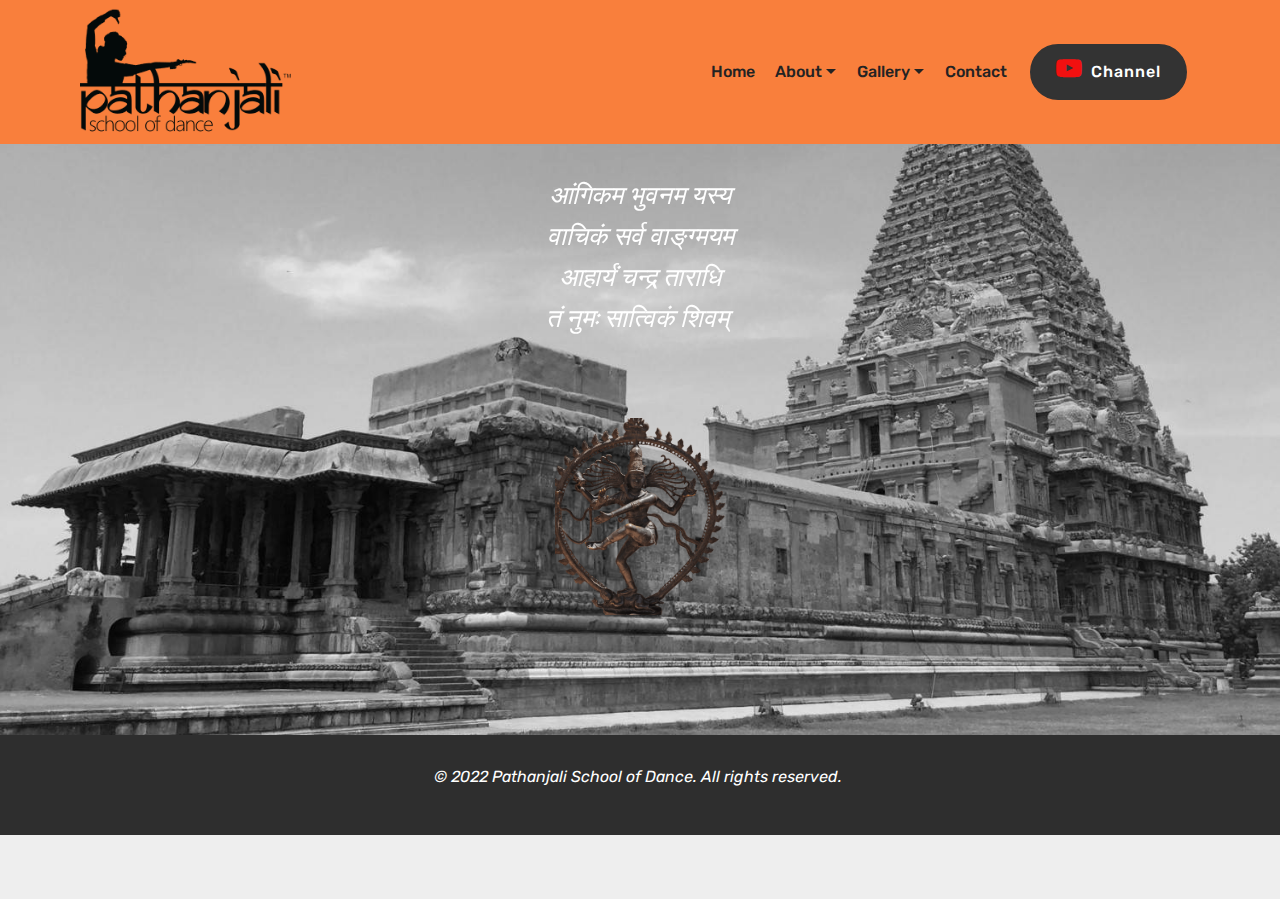
<file: index.html>
<!DOCTYPE html>
<html  >
<head>
  <!-- Site made with Mobirise Website Builder v5.6.3, https://mobirise.com -->
  <meta charset="UTF-8">
  <meta http-equiv="X-UA-Compatible" content="IE=edge">
  <meta name="generator" content="Mobirise v5.6.3, mobirise.com">
  <meta name="viewport" content="width=device-width, initial-scale=1, minimum-scale=1">
  <link rel="shortcut icon" href="assets/images/pathanjali-logo-transparent-256x155.png" type="image/x-icon">
  <meta name="description" content="Pathanjali school of dance">
  
  
  <title>Home</title>
  <link rel="stylesheet" href="assets/bootstrap/css/bootstrap.min.css">
  <link rel="stylesheet" href="assets/bootstrap/css/bootstrap-grid.min.css">
  <link rel="stylesheet" href="assets/bootstrap/css/bootstrap-reboot.min.css">
  <link rel="stylesheet" href="assets/tether/tether.min.css">
  <link rel="stylesheet" href="assets/dropdown/css/style.css">
  <link rel="stylesheet" href="assets/socicon/css/styles.css">
  <link rel="stylesheet" href="assets/theme/css/style.css">
  <link rel="preload" href="https://fonts.googleapis.com/css?family=Rubik:300,400,500,600,700,800,900,300i,400i,500i,600i,700i,800i,900i&display=swap" as="style" onload="this.onload=null;this.rel='stylesheet'">
  <noscript><link rel="stylesheet" href="https://fonts.googleapis.com/css?family=Rubik:300,400,500,600,700,800,900,300i,400i,500i,600i,700i,800i,900i&display=swap"></noscript>
  <link rel="preload" as="style" href="assets/mobirise/css/mbr-additional.css"><link rel="stylesheet" href="assets/mobirise/css/mbr-additional.css" type="text/css">
  
  
  
  
</head>
<body>
  
  <section class="menu cid-rah45FWgWe" once="menu" id="menu2-0">

    

    <nav class="navbar navbar-expand beta-menu navbar-dropdown align-items-center navbar-fixed-top navbar-toggleable-sm">
        <button class="navbar-toggler navbar-toggler-right" type="button" data-toggle="collapse" data-target="#navbarSupportedContent" aria-controls="navbarSupportedContent" aria-expanded="false" aria-label="Toggle navigation">
            <div class="hamburger">
                <span></span>
                <span></span>
                <span></span>
                <span></span>
            </div>
        </button>
        <div class="menu-logo">
            <div class="navbar-brand">
                <span class="navbar-logo">
                    <a href="index.html">
                        <img src="assets/images/pathanjali-logo-transparent-256x155.png" alt="Pathanjali School of dance" title="www.VidyaSPathanjali.org" style="height: 8rem;">
                    </a>
                </span>
                
            </div>
        </div>
        <div class="collapse navbar-collapse" id="navbarSupportedContent">
            <ul class="navbar-nav nav-dropdown" data-app-modern-menu="true"><li class="nav-item">
                    <a class="nav-link link text-primary display-4" href="index.html">
                        Home</a>
                </li>
                <li class="nav-item dropdown">
                    <a class="nav-link link dropdown-toggle text-primary display-4" href="https://mobirise.com" data-toggle="dropdown-submenu" aria-expanded="false">
                        About</a><div class="dropdown-menu"><a class="dropdown-item text-primary display-4" href="pathanjali.html">Pathanjali</a><a class="dropdown-item text-primary display-4" href="guru.html" aria-expanded="false">Guru</a><a class="dropdown-item text-primary display-4" href="artiste.html" aria-expanded="false">Artiste</a></div>
                </li><li class="nav-item dropdown"><a class="nav-link link text-primary dropdown-toggle display-4" href="https://mobirise.com" aria-expanded="false" data-toggle="dropdown-submenu">
                        Gallery</a><div class="dropdown-menu"><a class="text-primary dropdown-item display-4" href="10thanniversary.html" aria-expanded="false">10th Anniversay</a><a class="text-primary dropdown-item display-4" href="HHarangetram.html" aria-expanded="false">Harini Haritha Arangetram</a><a class="text-primary dropdown-item display-4" href="MarchArangetram.html" aria-expanded="false">March Group Arangetram</a><a class="text-primary dropdown-item display-4" href="Iniya.html" aria-expanded="false">Iniya Arangetram</a><a class="text-primary dropdown-item display-4" href="MM_arangetram.html" aria-expanded="false">Madhumitha Arangetram</a><a class="text-primary dropdown-item display-4" href="MMarangetram.html" aria-expanded="false">Mirudhula Arangetram</a></div></li><li class="nav-item"><a class="nav-link link text-primary display-4" href="contactus.html">Contact</a></li></ul>
            <div class="navbar-buttons mbr-section-btn"><a class="btn btn-sm btn-black display-7" href="https://www.youtube.com/PathanjaliSchoolofDance" target="_blank"><span class="socicon socicon-youtube mbr-iconfont mbr-iconfont-btn" style="color: rgb(242, 16, 16);"></span>
                    
                    Channel</a></div>
        </div>
    </nav>
</section>

<section class="header4 cid-rah5Lk2Q2S mbr-parallax-background" id="header4-3">

    

    

    <div class="container">
        <div class="row justify-content-md-center">
            <div class="media-content col-md-10">
                <h1 class="mbr-section-title align-center mbr-white pb-3 mbr-bold mbr-fonts-style display-5">&nbsp;&nbsp;</h1>
                
                <div class="mbr-text align-center mbr-white pb-3">
                    <p class="mbr-text mbr-fonts-style display-5"><em>आंगिकम भुवनम यस्य
<br>वाचिकं सर्व वाङ्ग्मयम
<br>आहार्यं चन्द्र ताराधि
<br>तं नुमः सात्विकं शिवम्</em>&nbsp;<br></p>
                </div>
                
            </div>
            <div class="mbr-figure pt-5">
                <img src="assets/images/natraja-1-960x1202.png" alt="Mobirise" title="" style="width: 15%;">
            </div>
        </div>
    </div>
</section>

<section once="" class="cid-rahwUDjlzp" id="footer6-i">

    

    

    <div class="container">
        <div class="media-container-row align-center mbr-white">
            <div class="col-12">
                <p class="mbr-text mb-0 mbr-fonts-style display-7"></p><p><em>
                    </em><em>© 2022 Pathanjali School of Dance. All rights reserved.&nbsp;</em></p><p></p>
            </div>
        </div>
    </div>
</section><section class="display-7" style="padding: 0;align-items: center;justify-content: center;flex-wrap: wrap;    align-content: center;display: flex;position: relative;height: 4rem;"><a href="https://mobiri.se/727244" style="flex: 1 1;height: 4rem;position: absolute;width: 100%;z-index: 1;"><img alt="" style="height: 4rem;" src="[data-uri]"></a><p style="margin: 0;text-align: center;" class="display-7">  &#8204;</p><a style="z-index:1" href="https://mobirise.com/website-maker.html"> </a></section><script src="assets/popper/popper.min.js"></script>  <script src="assets/web/assets/jquery/jquery.min.js"></script>  <script src="assets/bootstrap/js/bootstrap.min.js"></script>  <script src="assets/tether/tether.min.js"></script>  <script src="assets/smoothscroll/smooth-scroll.js"></script>  <script src="assets/dropdown/js/nav-dropdown.js"></script>  <script src="assets/dropdown/js/navbar-dropdown.js"></script>  <script src="assets/touchswipe/jquery.touch-swipe.min.js"></script>  <script src="assets/parallax/jarallax.min.js"></script>  <script src="assets/theme/js/script.js"></script>  
  
  
</body>
</html>
</file>
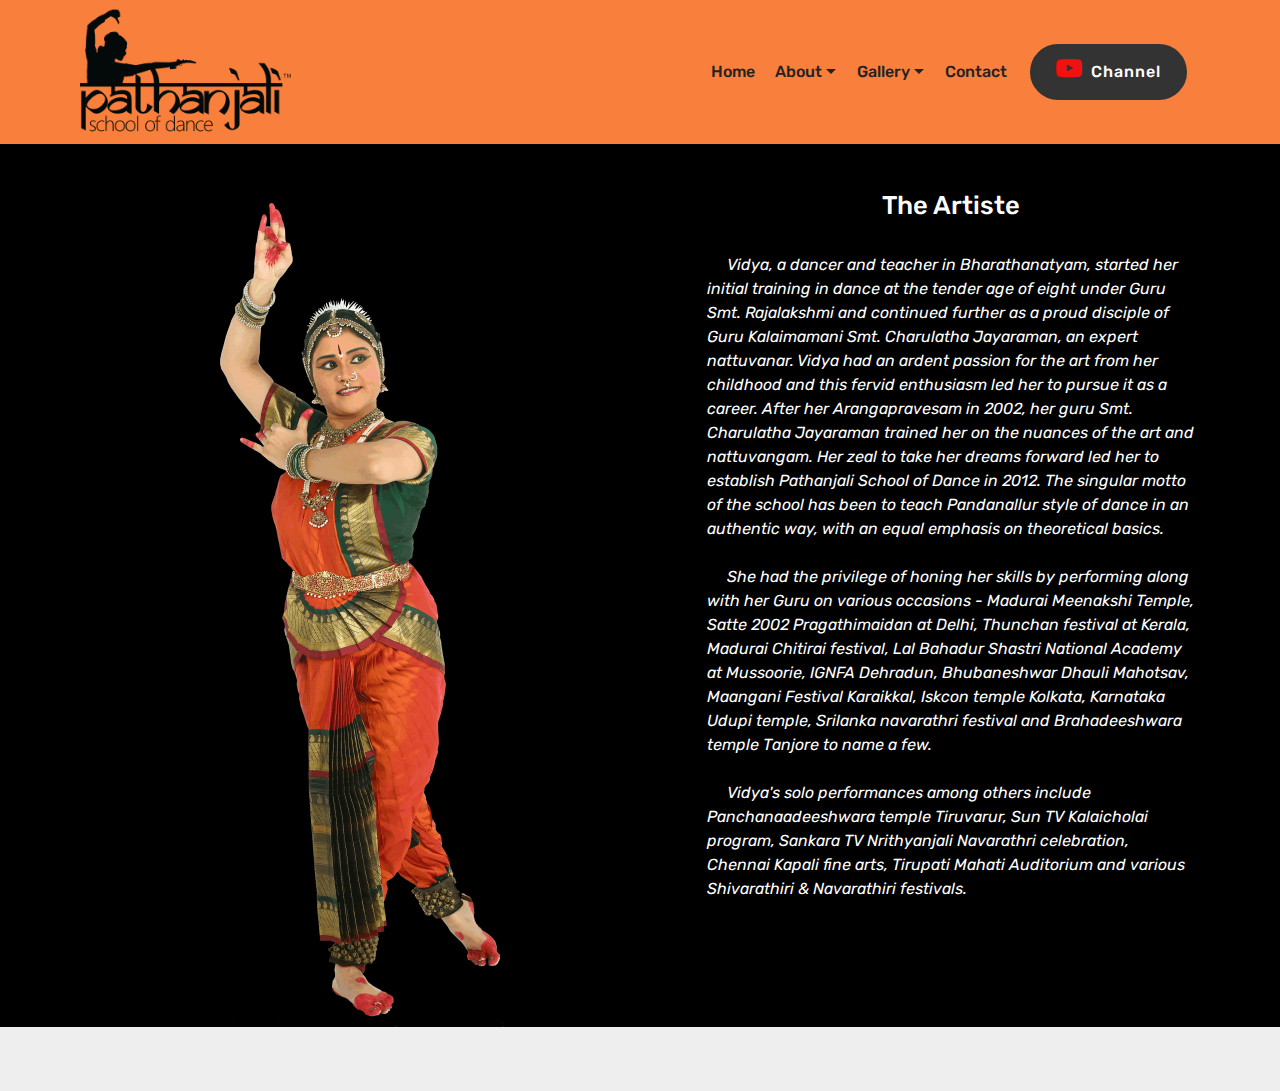
<file: artiste.html>
<!DOCTYPE html>
<html  >
<head>
  <!-- Site made with Mobirise Website Builder v5.6.3, https://mobirise.com -->
  <meta charset="UTF-8">
  <meta http-equiv="X-UA-Compatible" content="IE=edge">
  <meta name="generator" content="Mobirise v5.6.3, mobirise.com">
  <meta name="viewport" content="width=device-width, initial-scale=1, minimum-scale=1">
  <link rel="shortcut icon" href="assets/images/pathanjali-logo-transparent-256x155.png" type="image/x-icon">
  <meta name="description" content="Vidya.S, Founder and Artistic Director, Pathanjali school of dance">
  
  
  <title>The Artiste</title>
  <link rel="stylesheet" href="assets/bootstrap/css/bootstrap.min.css">
  <link rel="stylesheet" href="assets/bootstrap/css/bootstrap-grid.min.css">
  <link rel="stylesheet" href="assets/bootstrap/css/bootstrap-reboot.min.css">
  <link rel="stylesheet" href="assets/tether/tether.min.css">
  <link rel="stylesheet" href="assets/dropdown/css/style.css">
  <link rel="stylesheet" href="assets/socicon/css/styles.css">
  <link rel="stylesheet" href="assets/theme/css/style.css">
  <link rel="preload" href="https://fonts.googleapis.com/css?family=Rubik:300,400,500,600,700,800,900,300i,400i,500i,600i,700i,800i,900i&display=swap" as="style" onload="this.onload=null;this.rel='stylesheet'">
  <noscript><link rel="stylesheet" href="https://fonts.googleapis.com/css?family=Rubik:300,400,500,600,700,800,900,300i,400i,500i,600i,700i,800i,900i&display=swap"></noscript>
  <link rel="preload" as="style" href="assets/mobirise/css/mbr-additional.css"><link rel="stylesheet" href="assets/mobirise/css/mbr-additional.css" type="text/css">
  
  
  
  
</head>
<body>
  
  <section class="menu cid-rghcwEx59u" once="menu" id="menu2-t">

    

    <nav class="navbar navbar-expand beta-menu navbar-dropdown align-items-center navbar-fixed-top navbar-toggleable-sm">
        <button class="navbar-toggler navbar-toggler-right" type="button" data-toggle="collapse" data-target="#navbarSupportedContent" aria-controls="navbarSupportedContent" aria-expanded="false" aria-label="Toggle navigation">
            <div class="hamburger">
                <span></span>
                <span></span>
                <span></span>
                <span></span>
            </div>
        </button>
        <div class="menu-logo">
            <div class="navbar-brand">
                <span class="navbar-logo">
                    <a href="index.html">
                        <img src="assets/images/pathanjali-logo-transparent-256x155.png" alt="Pathanjali School of dance" title="www.VidyaSPathanjali.org" style="height: 8rem;">
                    </a>
                </span>
                
            </div>
        </div>
        <div class="collapse navbar-collapse" id="navbarSupportedContent">
            <ul class="navbar-nav nav-dropdown" data-app-modern-menu="true"><li class="nav-item">
                    <a class="nav-link link text-primary display-4" href="index.html">
                        Home</a>
                </li>
                <li class="nav-item dropdown">
                    <a class="nav-link link dropdown-toggle text-primary display-4" href="https://mobirise.com" data-toggle="dropdown-submenu" aria-expanded="false">
                        About</a><div class="dropdown-menu"><a class="dropdown-item text-primary display-4" href="pathanjali.html">Pathanjali</a><a class="dropdown-item text-primary display-4" href="guru.html" aria-expanded="false">Guru</a><a class="dropdown-item text-primary display-4" href="artiste.html" aria-expanded="false">Artiste</a></div>
                </li><li class="nav-item dropdown"><a class="nav-link link text-primary dropdown-toggle display-4" href="https://mobirise.com" aria-expanded="false" data-toggle="dropdown-submenu">
                        Gallery</a><div class="dropdown-menu"><a class="text-primary dropdown-item display-4" href="10thanniversary.html" aria-expanded="false">10th Anniversay</a><a class="text-primary dropdown-item display-4" href="HHarangetram.html" aria-expanded="false">Harini Haritha Arangetram</a><a class="text-primary dropdown-item display-4" href="MarchArangetram.html" aria-expanded="false">March Group Arangetram</a><a class="text-primary dropdown-item display-4" href="Iniya.html" aria-expanded="false">Iniya Arangetram</a><a class="text-primary dropdown-item display-4" href="MM_arangetram.html" aria-expanded="false">Madhumitha Arangetram</a><a class="text-primary dropdown-item display-4" href="MMarangetram.html" aria-expanded="false">Mirudhula Arangetram</a></div></li><li class="nav-item"><a class="nav-link link text-primary display-4" href="contactus.html">Contact</a></li></ul>
            <div class="navbar-buttons mbr-section-btn"><a class="btn btn-sm btn-black display-7" href="https://www.youtube.com/PathanjaliSchoolofDance" target="_blank"><span class="socicon socicon-youtube mbr-iconfont mbr-iconfont-btn" style="color: rgb(242, 16, 16);"></span>
                    
                    Channel</a></div>
        </div>
    </nav>
</section>

<section once="" class="cid-rghcwGeXOF" id="footer6-u">

    

    

    <div class="container">
        <div class="media-container-row align-center mbr-white">
            <div class="col-12">
                <p class="mbr-text mb-0 mbr-fonts-style display-7"></p><p><em>
                    </em><em>© 2022 Pathanjali School of Dance. All rights reserved.&nbsp;</em></p><p></p>
            </div>
        </div>
    </div>
</section>

<section class="header3 cid-rghcwGVyyo" id="header3-v">

    

    

    <div class="container">
        <div class="media-container-row">
            <div class="mbr-figure" style="width: 120%;">
                <img src="assets/images/vs2-1116x1674.png" alt="Mobirise" title="">
            </div>

            <div class="media-content">
                <h1 class="mbr-section-title mbr-white pb-3 mbr-fonts-style display-5">
                    The Artiste</h1>
                
                <div class="mbr-section-text mbr-white pb-3 ">
                    <p class="mbr-text mbr-fonts-style display-7"></p><p><em>&nbsp;</em>&nbsp;&nbsp;&nbsp;&nbsp;<em>Vidya, a dancer and teacher in Bharathanatyam, started her initial training in dance at the tender age of eight under Guru Smt. Rajalakshmi and continued further as a proud disciple of Guru Kalaimamani Smt. Charulatha Jayaraman, an expert nattuvanar. Vidya had an ardent passion for the art from her childhood and this fervid enthusiasm led her to pursue it as a career. After her Arangapravesam in 2002, her guru Smt. Charulatha Jayaraman trained her on the nuances of the art and nattuvangam.  Her zeal to take her dreams forward led her to establish Pathanjali School of Dance in 2012. The singular motto of the school has been to teach Pandanallur style of dance in an authentic way, with an equal emphasis on theoretical basics. 
<br>
<br>&nbsp;</em>&nbsp;&nbsp;&nbsp;&nbsp;<em>She had the privilege of honing her skills by performing along with her Guru on various occasions - Madurai Meenakshi Temple, Satte 2002 Pragathimaidan at Delhi,  Thunchan festival at Kerala, Madurai Chitirai festival, Lal Bahadur Shastri National Academy at Mussoorie, IGNFA Dehradun, Bhubaneshwar Dhauli Mahotsav, Maangani Festival Karaikkal, Iskcon temple Kolkata, Karnataka Udupi temple, Srilanka navarathri festival and Brahadeeshwara temple Tanjore to name a few.
<br>
<br>&nbsp;</em>&nbsp;&nbsp;&nbsp;&nbsp;<em>Vidya's solo performances among others include Panchanaadeeshwara temple Tiruvarur, Sun TV Kalaicholai program, Sankara TV Nrithyanjali Navarathri celebration, Chennai Kapali fine arts, Tirupati Mahati Auditorium and various Shivarathiri &amp; Navarathiri festivals.</em><br></p><p></p>
                </div>
                
            </div>
        </div>
    </div>

</section><section class="display-7" style="padding: 0;align-items: center;justify-content: center;flex-wrap: wrap;    align-content: center;display: flex;position: relative;height: 4rem;"><a href="https://mobiri.se/727244" style="flex: 1 1;height: 4rem;position: absolute;width: 100%;z-index: 1;"><img alt="" style="height: 4rem;" src="[data-uri]"></a><p style="margin: 0;text-align: center;" class="display-7"> &#8204;</p><a style="z-index:1" href="https://mobirise.com/web-page-maker.html"> </a></section><script src="assets/popper/popper.min.js"></script>  <script src="assets/web/assets/jquery/jquery.min.js"></script>  <script src="assets/bootstrap/js/bootstrap.min.js"></script>  <script src="assets/tether/tether.min.js"></script>  <script src="assets/smoothscroll/smooth-scroll.js"></script>  <script src="assets/dropdown/js/nav-dropdown.js"></script>  <script src="assets/dropdown/js/navbar-dropdown.js"></script>  <script src="assets/touchswipe/jquery.touch-swipe.min.js"></script>  <script src="assets/theme/js/script.js"></script>  
  
  
</body>
</html>
</file>
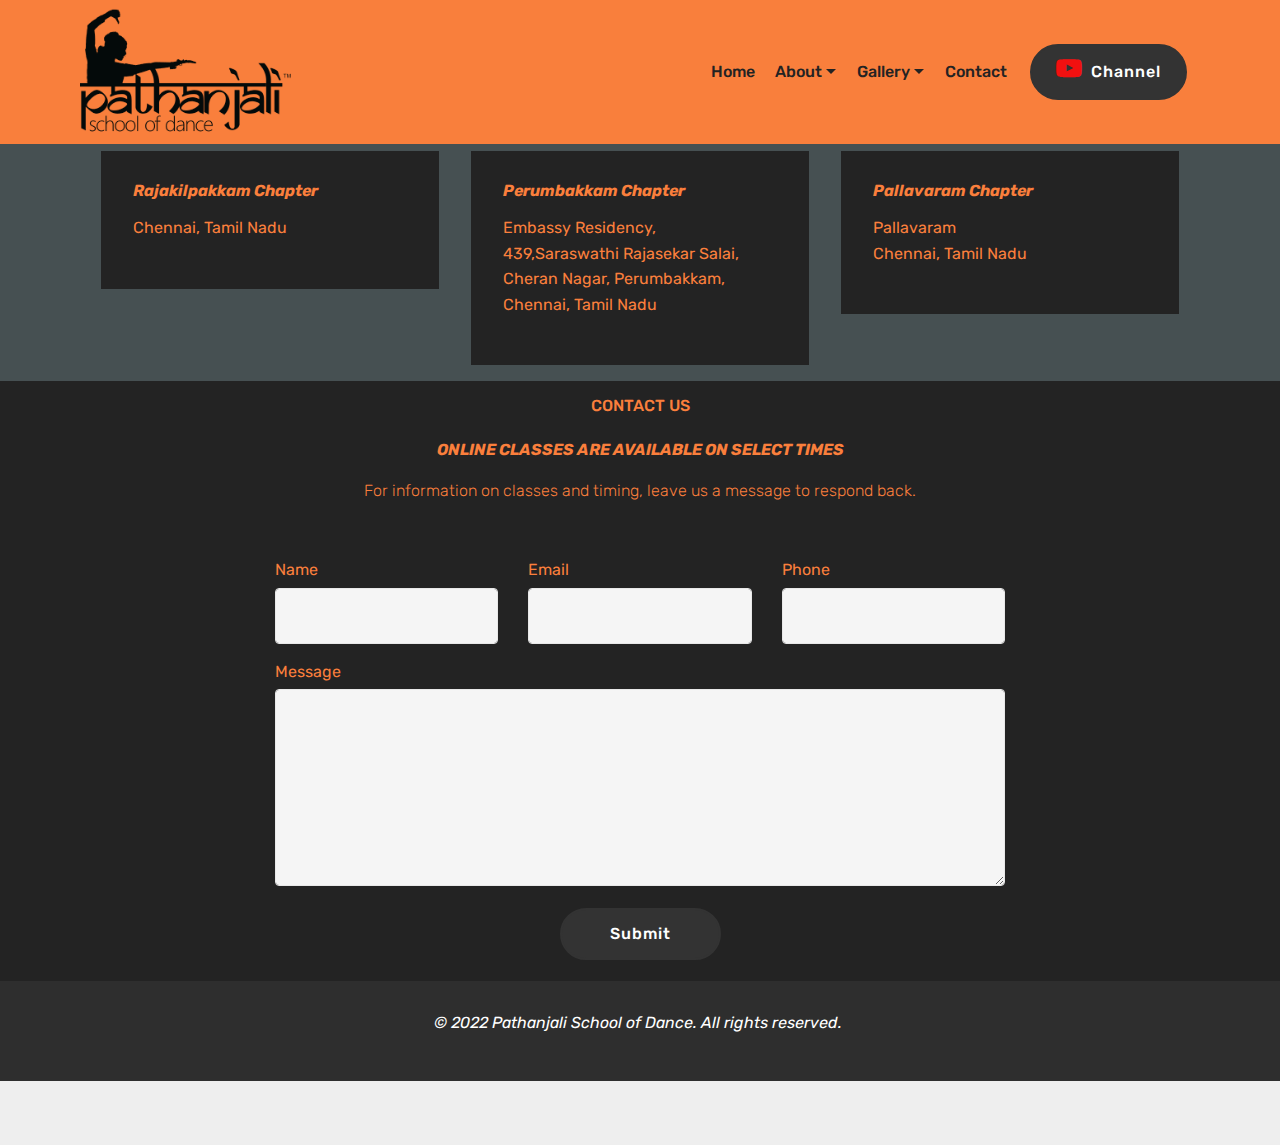
<file: contactus.html>
<!DOCTYPE html>
<html  >
<head>
  <!-- Site made with Mobirise Website Builder v5.6.3, https://mobirise.com -->
  <meta charset="UTF-8">
  <meta http-equiv="X-UA-Compatible" content="IE=edge">
  <meta name="generator" content="Mobirise v5.6.3, mobirise.com">
  <meta name="viewport" content="width=device-width, initial-scale=1, minimum-scale=1">
  <link rel="shortcut icon" href="assets/images/pathanjali-logo-transparent-256x155.png" type="image/x-icon">
  <meta name="description" content="Contact info of Pathanjali school of dance">
  
  
  <title>Contact</title>
  <link rel="stylesheet" href="assets/bootstrap/css/bootstrap.min.css">
  <link rel="stylesheet" href="assets/bootstrap/css/bootstrap-grid.min.css">
  <link rel="stylesheet" href="assets/bootstrap/css/bootstrap-reboot.min.css">
  <link rel="stylesheet" href="assets/tether/tether.min.css">
  <link rel="stylesheet" href="assets/dropdown/css/style.css">
  <link rel="stylesheet" href="assets/socicon/css/styles.css">
  <link rel="stylesheet" href="assets/theme/css/style.css">
  <link rel="preload" href="https://fonts.googleapis.com/css?family=Rubik:300,400,500,600,700,800,900,300i,400i,500i,600i,700i,800i,900i&display=swap" as="style" onload="this.onload=null;this.rel='stylesheet'">
  <noscript><link rel="stylesheet" href="https://fonts.googleapis.com/css?family=Rubik:300,400,500,600,700,800,900,300i,400i,500i,600i,700i,800i,900i&display=swap"></noscript>
  <link rel="preload" as="style" href="assets/mobirise/css/mbr-additional.css"><link rel="stylesheet" href="assets/mobirise/css/mbr-additional.css" type="text/css">
  
  
  
  
</head>
<body>
  
  <section class="menu cid-rh9ZekflDW" once="menu" id="menu2-x">

    

    <nav class="navbar navbar-expand beta-menu navbar-dropdown align-items-center navbar-fixed-top navbar-toggleable-sm">
        <button class="navbar-toggler navbar-toggler-right" type="button" data-toggle="collapse" data-target="#navbarSupportedContent" aria-controls="navbarSupportedContent" aria-expanded="false" aria-label="Toggle navigation">
            <div class="hamburger">
                <span></span>
                <span></span>
                <span></span>
                <span></span>
            </div>
        </button>
        <div class="menu-logo">
            <div class="navbar-brand">
                <span class="navbar-logo">
                    <a href="index.html">
                        <img src="assets/images/pathanjali-logo-transparent-256x155.png" alt="Pathanjali School of dance" title="www.VidyaSPathanjali.org" style="height: 8rem;">
                    </a>
                </span>
                
            </div>
        </div>
        <div class="collapse navbar-collapse" id="navbarSupportedContent">
            <ul class="navbar-nav nav-dropdown" data-app-modern-menu="true"><li class="nav-item">
                    <a class="nav-link link text-primary display-4" href="index.html">
                        Home</a>
                </li>
                <li class="nav-item dropdown">
                    <a class="nav-link link dropdown-toggle text-primary display-4" href="https://mobirise.com" data-toggle="dropdown-submenu" aria-expanded="false">
                        About</a><div class="dropdown-menu"><a class="dropdown-item text-primary display-4" href="pathanjali.html">Pathanjali</a><a class="dropdown-item text-primary display-4" href="guru.html" aria-expanded="false">Guru</a><a class="dropdown-item text-primary display-4" href="artiste.html" aria-expanded="false">Artiste</a></div>
                </li><li class="nav-item dropdown"><a class="nav-link link text-primary dropdown-toggle display-4" href="https://mobirise.com" aria-expanded="false" data-toggle="dropdown-submenu">
                        Gallery</a><div class="dropdown-menu"><a class="text-primary dropdown-item display-4" href="10thanniversary.html" aria-expanded="false">10th Anniversay</a><a class="text-primary dropdown-item display-4" href="HHarangetram.html" aria-expanded="false">Harini Haritha Arangetram</a><a class="text-primary dropdown-item display-4" href="MarchArangetram.html" aria-expanded="false">March Group Arangetram</a><a class="text-primary dropdown-item display-4" href="Iniya.html" aria-expanded="false">Iniya Arangetram</a><a class="text-primary dropdown-item display-4" href="MM_arangetram.html" aria-expanded="false">Madhumitha Arangetram</a><a class="text-primary dropdown-item display-4" href="MMarangetram.html" aria-expanded="false">Mirudhula Arangetram</a></div></li><li class="nav-item"><a class="nav-link link text-primary display-4" href="contactus.html">Contact</a></li></ul>
            <div class="navbar-buttons mbr-section-btn"><a class="btn btn-sm btn-black display-7" href="https://www.youtube.com/PathanjaliSchoolofDance" target="_blank"><span class="socicon socicon-youtube mbr-iconfont mbr-iconfont-btn" style="color: rgb(242, 16, 16);"></span>
                    
                    Channel</a></div>
        </div>
    </nav>
</section>

<section class="features4 cid-rh9ZeiWMw0" id="features4-w">
    
         

    
    <div class="container">
        <div class="media-container-row">
            <div class="card p-3 col-12 col-md-6 col-lg-4">
                <div class="card-wrapper media-container-row media-container-row">
                    <div class="card-box">
                        <h4 class="card-title pb-3 mbr-fonts-style display-7"><strong><em>
                            Rajakilpakkam Chapter</em></strong></h4>
                        <p class="mbr-text mbr-fonts-style display-7">Chennai, Tamil Nadu</p>
                    </div>
                </div>
            </div>

            <div class="card p-3 col-12 col-md-6 col-12 col-md-6 col-lg-4">
                <div class="card-wrapper media-container-row">
                    <div class="card-box">
                        <h4 class="card-title pb-3 mbr-fonts-style display-7"><strong><em>
                            Perumbakkam Chapter</em></strong></h4>
                        <p class="mbr-text mbr-fonts-style display-7">
                            Embassy Residency, <br>439,Saraswathi Rajasekar Salai, Cheran Nagar, Perumbakkam,<br>Chennai, Tamil Nadu</p>
                    </div>
                </div>
            </div>

            <div class="card p-3 col-12 col-md-6 col-lg-4">
                <div class="card-wrapper media-container-row">
                    <div class="card-box">
                        <h4 class="card-title pb-3 mbr-fonts-style display-7"><strong><em>
                            Pallavaram Chapter</em></strong></h4>
                        <p class="mbr-text mbr-fonts-style display-7">Pallavaram<br>Chennai, Tamil Nadu &nbsp; &nbsp; &nbsp; &nbsp; &nbsp; &nbsp; &nbsp; &nbsp; &nbsp; &nbsp; &nbsp; &nbsp;&nbsp;</p>
                    </div>
                </div>
            </div>

            
        </div>
    </div>
</section>

<section class="mbr-section form1 cid-rh9ZemHxtq" id="form1-11">

    

    
    <div class="container">
        <div class="row justify-content-center">
            <div class="title col-12 col-lg-8">
                <h2 class="mbr-section-title align-center pb-3 mbr-fonts-style display-7">
                    CONTACT US</h2>
                <h3 class="mbr-section-subtitle align-center mbr-light pb-3 mbr-fonts-style display-7"><strong><em>ONLINE CLASSES ARE AVAILABLE ON SELECT TIMES</em></strong><br><br>For information on classes and timing, leave us a message to respond back.<br></h3>
            </div>
        </div>
    </div>
    <div class="container">
        <div class="row justify-content-center">
            <div class="media-container-column col-lg-8" data-form-type="formoid">
                    <div data-form-alert="" hidden="">
                        Thanks for filling out the form!
                    </div>
            
                    <form class="mbr-form" action="https://mobirise.eu/" method="post" data-form-title="Mobirise Form"><input type="hidden" name="email" data-form-email="true" value="G/rv+54lpoZPHfPGR8n/KvzekmaB81gr6OKN1BySl0fxTrjpdWHmTRfzxYBfclr/gGEz44aaulj9uQXgNKxEkhNXaZVwlxDP1btXODHVfcR85/w5vE4Epp+qV462pbzQ">
                        <div class="row row-sm-offset">
                            <div class="col-md-4 multi-horizontal" data-for="name">
                                <div class="form-group">
                                    <label class="form-control-label mbr-fonts-style display-7" for="name-form1-11">Name</label>
                                    <input type="text" class="form-control" name="name" data-form-field="Name" required="" id="name-form1-11">
                                </div>
                            </div>
                            <div class="col-md-4 multi-horizontal" data-for="email">
                                <div class="form-group">
                                    <label class="form-control-label mbr-fonts-style display-7" for="email-form1-11">Email</label>
                                    <input type="email" class="form-control" name="email" data-form-field="Email" required="" id="email-form1-11">
                                </div>
                            </div>
                            <div class="col-md-4 multi-horizontal" data-for="phone">
                                <div class="form-group">
                                    <label class="form-control-label mbr-fonts-style display-7" for="phone-form1-11">Phone</label>
                                    <input type="tel" class="form-control" name="phone" data-form-field="Phone" id="phone-form1-11">
                                </div>
                            </div>
                        </div>
                        <div class="form-group" data-for="message">
                            <label class="form-control-label mbr-fonts-style display-7" for="message-form1-11">Message</label>
                            <textarea type="text" class="form-control" name="message" rows="7" data-form-field="Message" id="message-form1-11"></textarea>
                        </div>
            
                        <span class="input-group-btn"><button href="" type="submit" class="btn btn-form btn-black display-4">Submit</button></span>
                    </form>
            </div>
        </div>
    </div>
</section>

<section once="" class="cid-rh9ZenDRAA" id="footer6-12">

    

    

    <div class="container">
        <div class="media-container-row align-center mbr-white">
            <div class="col-12">
                <p class="mbr-text mb-0 mbr-fonts-style display-7"></p><p><em>
                    </em><em>© 2022 Pathanjali School of Dance. All rights reserved.&nbsp;</em></p><p></p>
            </div>
        </div>
    </div>
</section><section class="display-7" style="padding: 0;align-items: center;justify-content: center;flex-wrap: wrap;    align-content: center;display: flex;position: relative;height: 4rem;"><a href="https://mobiri.se/727244" style="flex: 1 1;height: 4rem;position: absolute;width: 100%;z-index: 1;"><img alt="" style="height: 4rem;" src="[data-uri]"></a><p style="margin: 0;text-align: center;" class="display-7">  &#8204;</p><a style="z-index:1" href="https://mobirise.com/html-builder.html"> </a></section><script src="assets/popper/popper.min.js"></script>  <script src="assets/web/assets/jquery/jquery.min.js"></script>  <script src="assets/bootstrap/js/bootstrap.min.js"></script>  <script src="assets/tether/tether.min.js"></script>  <script src="assets/smoothscroll/smooth-scroll.js"></script>  <script src="assets/dropdown/js/nav-dropdown.js"></script>  <script src="assets/dropdown/js/navbar-dropdown.js"></script>  <script src="assets/touchswipe/jquery.touch-swipe.min.js"></script>  <script src="assets/theme/js/script.js"></script>  <script src="assets/formoid/formoid.min.js"></script>  
  
  
</body>
</html>
</file>
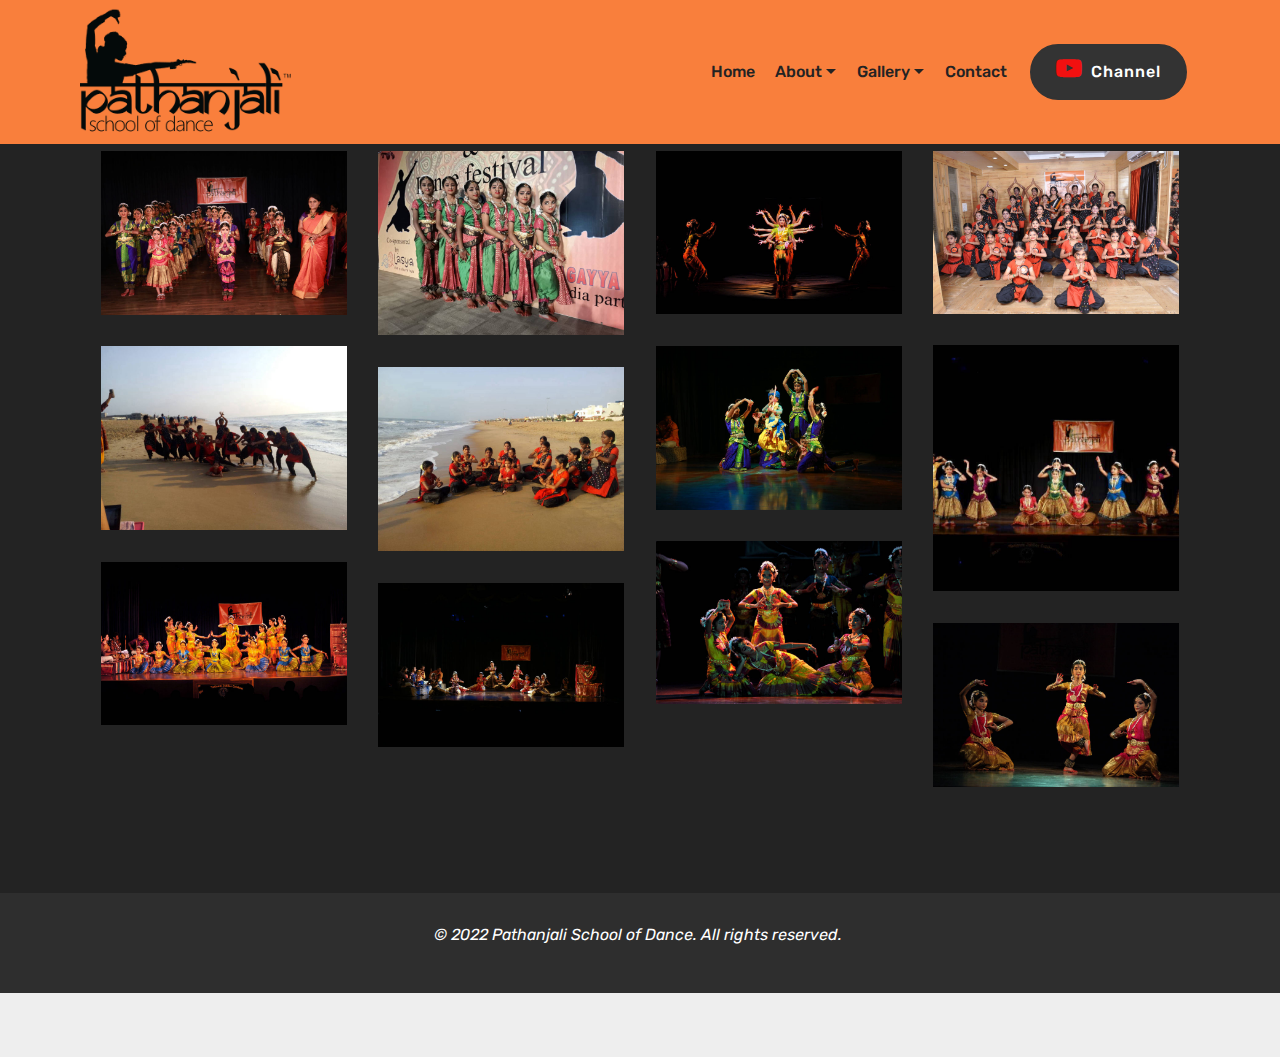
<file: gallery.html>
<!DOCTYPE html>
<html  >
<head>
  <!-- Site made with Mobirise Website Builder v5.6.3, https://mobirise.com -->
  <meta charset="UTF-8">
  <meta http-equiv="X-UA-Compatible" content="IE=edge">
  <meta name="generator" content="Mobirise v5.6.3, mobirise.com">
  <meta name="viewport" content="width=device-width, initial-scale=1, minimum-scale=1">
  <link rel="shortcut icon" href="assets/images/pathanjali-logo-transparent-256x155.png" type="image/x-icon">
  <meta name="description" content="Photo gallery of Pathanjali school of dance">
  
  
  <title>Gallery</title>
  <link rel="stylesheet" href="assets/web/assets/mobirise-icons/mobirise-icons.css">
  <link rel="stylesheet" href="assets/bootstrap/css/bootstrap.min.css">
  <link rel="stylesheet" href="assets/bootstrap/css/bootstrap-grid.min.css">
  <link rel="stylesheet" href="assets/bootstrap/css/bootstrap-reboot.min.css">
  <link rel="stylesheet" href="assets/tether/tether.min.css">
  <link rel="stylesheet" href="assets/dropdown/css/style.css">
  <link rel="stylesheet" href="assets/socicon/css/styles.css">
  <link rel="stylesheet" href="assets/theme/css/style.css">
  <link rel="stylesheet" href="assets/gallery/style.css">
  <link rel="preload" href="https://fonts.googleapis.com/css?family=Rubik:300,400,500,600,700,800,900,300i,400i,500i,600i,700i,800i,900i&display=swap" as="style" onload="this.onload=null;this.rel='stylesheet'">
  <noscript><link rel="stylesheet" href="https://fonts.googleapis.com/css?family=Rubik:300,400,500,600,700,800,900,300i,400i,500i,600i,700i,800i,900i&display=swap"></noscript>
  <link rel="preload" as="style" href="assets/mobirise/css/mbr-additional.css"><link rel="stylesheet" href="assets/mobirise/css/mbr-additional.css" type="text/css">
  
  
  
  
</head>
<body>
  
  <section class="menu cid-rah83nVjR4" once="menu" id="menu2-4">

    

    <nav class="navbar navbar-expand beta-menu navbar-dropdown align-items-center navbar-fixed-top navbar-toggleable-sm">
        <button class="navbar-toggler navbar-toggler-right" type="button" data-toggle="collapse" data-target="#navbarSupportedContent" aria-controls="navbarSupportedContent" aria-expanded="false" aria-label="Toggle navigation">
            <div class="hamburger">
                <span></span>
                <span></span>
                <span></span>
                <span></span>
            </div>
        </button>
        <div class="menu-logo">
            <div class="navbar-brand">
                <span class="navbar-logo">
                    <a href="index.html">
                        <img src="assets/images/pathanjali-logo-transparent-256x155.png" alt="Pathanjali School of dance" title="www.VidyaSPathanjali.org" style="height: 8rem;">
                    </a>
                </span>
                
            </div>
        </div>
        <div class="collapse navbar-collapse" id="navbarSupportedContent">
            <ul class="navbar-nav nav-dropdown" data-app-modern-menu="true"><li class="nav-item">
                    <a class="nav-link link text-primary display-4" href="index.html">
                        Home</a>
                </li>
                <li class="nav-item dropdown">
                    <a class="nav-link link dropdown-toggle text-primary display-4" href="https://mobirise.com" data-toggle="dropdown-submenu" aria-expanded="false">
                        About</a><div class="dropdown-menu"><a class="dropdown-item text-primary display-4" href="pathanjali.html">Pathanjali</a><a class="dropdown-item text-primary display-4" href="guru.html" aria-expanded="false">Guru</a><a class="dropdown-item text-primary display-4" href="artiste.html" aria-expanded="false">Artiste</a></div>
                </li><li class="nav-item dropdown"><a class="nav-link link text-primary dropdown-toggle display-4" href="https://mobirise.com" aria-expanded="false" data-toggle="dropdown-submenu">
                        Gallery</a><div class="dropdown-menu"><a class="text-primary dropdown-item display-4" href="10thanniversary.html" aria-expanded="false">10th Anniversay</a><a class="text-primary dropdown-item display-4" href="HHarangetram.html" aria-expanded="false">Harini Haritha Arangetram</a><a class="text-primary dropdown-item display-4" href="MarchArangetram.html" aria-expanded="false">March Group Arangetram</a><a class="text-primary dropdown-item display-4" href="Iniya.html" aria-expanded="false">Iniya Arangetram</a><a class="text-primary dropdown-item display-4" href="MM_arangetram.html" aria-expanded="false">Madhumitha Arangetram</a><a class="text-primary dropdown-item display-4" href="MMarangetram.html" aria-expanded="false">Mirudhula Arangetram</a></div></li><li class="nav-item"><a class="nav-link link text-primary display-4" href="contactus.html">Contact</a></li></ul>
            <div class="navbar-buttons mbr-section-btn"><a class="btn btn-sm btn-black display-7" href="https://www.youtube.com/PathanjaliSchoolofDance" target="_blank"><span class="socicon socicon-youtube mbr-iconfont mbr-iconfont-btn" style="color: rgb(242, 16, 16);"></span>
                    
                    Channel</a></div>
        </div>
    </nav>
</section>

<section class="mbr-gallery mbr-slider-carousel cid-rah8lseYzh" id="gallery1-8">

    

    <div class="container">
        <div><!-- Filter --><!-- Gallery --><div class="mbr-gallery-row"><div class="mbr-gallery-layout-default"><div><div><div class="mbr-gallery-item mbr-gallery-item--p2" data-video-url="false" data-tags="Awesome"><div href="#lb-gallery1-8" data-slide-to="0" data-bs-slide-to="0" data-toggle="modal" data-bs-toggle="modal"><img src="assets/images/copy-of-0q3a3411-2000x1333-800x533.jpg" alt="" title=""><span class="icon-focus"></span></div></div><div class="mbr-gallery-item mbr-gallery-item--p2" data-video-url="false" data-tags="Responsive"><div href="#lb-gallery1-8" data-slide-to="1" data-bs-slide-to="1" data-toggle="modal" data-bs-toggle="modal"><img src="assets/images/img-20181117-wa0030-1032x774-800x600.jpg" alt="" title=""><span class="icon-focus"></span></div></div><div class="mbr-gallery-item mbr-gallery-item--p2" data-video-url="false" data-tags="Creative"><div href="#lb-gallery1-8" data-slide-to="2" data-bs-slide-to="2" data-toggle="modal" data-bs-toggle="modal"><img src="assets/images/dsc-3990-2000x1331-800x532.jpg" alt="" title=""><span class="icon-focus"></span></div></div><div class="mbr-gallery-item mbr-gallery-item--p2" data-video-url="false" data-tags="Animated"><div href="#lb-gallery1-8" data-slide-to="3" data-bs-slide-to="3" data-toggle="modal" data-bs-toggle="modal"><img src="assets/images/copy-of-copy-of-dsc-24-2000x1328-800x531.jpg" alt="" title=""><span class="icon-focus"></span></div></div><div class="mbr-gallery-item mbr-gallery-item--p2" data-video-url="false" data-tags="Awesome"><div href="#lb-gallery1-8" data-slide-to="4" data-bs-slide-to="4" data-toggle="modal" data-bs-toggle="modal"><img src="assets/images/photo-2019-01-17-20-15-7-640x640-640x640.jpg" alt="" title=""><span class="icon-focus"></span></div></div><div class="mbr-gallery-item mbr-gallery-item--p2" data-video-url="false" data-tags="Awesome"><div href="#lb-gallery1-8" data-slide-to="5" data-bs-slide-to="5" data-toggle="modal" data-bs-toggle="modal"><img src="assets/images/0q3a4112-2000x1333-800x533.jpg" alt="" title=""><span class="icon-focus"></span></div></div><div class="mbr-gallery-item mbr-gallery-item--p2" data-video-url="false" data-tags="Responsive"><div href="#lb-gallery1-8" data-slide-to="6" data-bs-slide-to="6" data-toggle="modal" data-bs-toggle="modal"><img src="assets/images/img-20180427-wa0072-1040x780-800x600.jpg" alt="" title=""><span class="icon-focus"></span></div></div><div class="mbr-gallery-item mbr-gallery-item--p2" data-video-url="false" data-tags="Animated"><div href="#lb-gallery1-8" data-slide-to="7" data-bs-slide-to="7" data-toggle="modal" data-bs-toggle="modal"><img src="assets/images/img-20180427-wa0066-1040x780-800x600.jpg" alt="" title=""><span class="icon-focus"></span></div></div><div class="mbr-gallery-item mbr-gallery-item--p2" data-video-url="false" data-tags="Animated"><div href="#lb-gallery1-8" data-slide-to="8" data-bs-slide-to="8" data-toggle="modal" data-bs-toggle="modal"><img src="assets/images/dsc-3753-2000x1331-800x532.jpg" alt="" title=""><span class="icon-focus"></span></div></div><div class="mbr-gallery-item mbr-gallery-item--p2" data-video-url="false" data-tags="Animated"><div href="#lb-gallery1-8" data-slide-to="9" data-bs-slide-to="9" data-toggle="modal" data-bs-toggle="modal"><img src="assets/images/dsc-3872-2000x1331-800x532.jpg" alt="" title=""><span class="icon-focus"></span></div></div><div class="mbr-gallery-item mbr-gallery-item--p2" data-video-url="false" data-tags="Animated"><div href="#lb-gallery1-8" data-slide-to="10" data-bs-slide-to="10" data-toggle="modal" data-bs-toggle="modal"><img src="assets/images/0q3a3528-2000x1333-800x533.jpg" alt="" title=""><span class="icon-focus"></span></div></div><div class="mbr-gallery-item mbr-gallery-item--p2" data-video-url="false" data-tags="Animated"><div href="#lb-gallery1-8" data-slide-to="11" data-bs-slide-to="11" data-toggle="modal" data-bs-toggle="modal"><img src="assets/images/img-440-2000x1333-800x533.jpg" alt="" title=""><span class="icon-focus"></span></div></div></div></div><div class="clearfix"></div></div></div><!-- Lightbox --><div data-app-prevent-settings="" class="mbr-slider modal fade carousel slide" tabindex="-1" data-keyboard="true" data-bs-keyboard="true" data-interval="false" data-bs-interval="false" id="lb-gallery1-8"><div class="modal-dialog"><div class="modal-content"><div class="modal-body"><ol class="carousel-indicators"><li data-app-prevent-settings="" data-target="#lb-gallery1-8" data-bs-target="#lb-gallery1-8" data-slide-to="0" data-bs-slide-to="0"></li><li data-app-prevent-settings="" data-target="#lb-gallery1-8" data-bs-target="#lb-gallery1-8" data-slide-to="1" data-bs-slide-to="1"></li><li data-app-prevent-settings="" data-target="#lb-gallery1-8" data-bs-target="#lb-gallery1-8" data-slide-to="2" data-bs-slide-to="2"></li><li data-app-prevent-settings="" data-target="#lb-gallery1-8" data-bs-target="#lb-gallery1-8" data-slide-to="3" data-bs-slide-to="3"></li><li data-app-prevent-settings="" data-target="#lb-gallery1-8" data-bs-target="#lb-gallery1-8" data-slide-to="4" data-bs-slide-to="4"></li><li data-app-prevent-settings="" data-target="#lb-gallery1-8" data-bs-target="#lb-gallery1-8" data-slide-to="5" data-bs-slide-to="5"></li><li data-app-prevent-settings="" data-target="#lb-gallery1-8" data-bs-target="#lb-gallery1-8" data-slide-to="6" data-bs-slide-to="6"></li><li data-app-prevent-settings="" data-target="#lb-gallery1-8" data-bs-target="#lb-gallery1-8" data-slide-to="7" data-bs-slide-to="7"></li><li data-app-prevent-settings="" data-target="#lb-gallery1-8" data-bs-target="#lb-gallery1-8" data-slide-to="8" data-bs-slide-to="8"></li><li data-app-prevent-settings="" data-target="#lb-gallery1-8" data-bs-target="#lb-gallery1-8" data-slide-to="9" data-bs-slide-to="9"></li><li data-app-prevent-settings="" data-target="#lb-gallery1-8" data-bs-target="#lb-gallery1-8" data-slide-to="10" data-bs-slide-to="10"></li><li data-app-prevent-settings="" data-target="#lb-gallery1-8" data-bs-target="#lb-gallery1-8" class=" active" data-slide-to="11" data-bs-slide-to="11"></li></ol><div class="carousel-inner"><div class="carousel-item"><img src="assets/images/copy-of-0q3a3411-2000x1333.jpg" alt="" title=""></div><div class="carousel-item"><img src="assets/images/img-20181117-wa0030-1032x774.jpg" alt="" title=""></div><div class="carousel-item"><img src="assets/images/dsc-3990-2000x1331.jpg" alt="" title=""></div><div class="carousel-item"><img src="assets/images/copy-of-copy-of-dsc-24-2000x1328.jpg" alt="" title=""></div><div class="carousel-item"><img src="assets/images/photo-2019-01-17-20-15-7-640x640.jpg" alt="" title=""></div><div class="carousel-item"><img src="assets/images/0q3a4112-2000x1333.jpg" alt="" title=""></div><div class="carousel-item"><img src="assets/images/img-20180427-wa0072-1040x780.jpg" alt="" title=""></div><div class="carousel-item"><img src="assets/images/img-20180427-wa0066-1040x780.jpg" alt="" title=""></div><div class="carousel-item"><img src="assets/images/dsc-3753-2000x1331.jpg" alt="" title=""></div><div class="carousel-item"><img src="assets/images/dsc-3872-2000x1331.jpg" alt="" title=""></div><div class="carousel-item"><img src="assets/images/0q3a3528-2000x1333.jpg" alt="" title=""></div><div class="carousel-item active"><img src="assets/images/img-440-2000x1333.jpg" alt="" title=""></div></div><a class="carousel-control carousel-control-prev" role="button" data-slide="prev" data-bs-slide="prev" href="#lb-gallery1-8"><span class="mbri-left mbr-iconfont" aria-hidden="true"></span><span class="sr-only visually-hidden">Previous</span></a><a class="carousel-control carousel-control-next" role="button" data-slide="next" data-bs-slide="next" href="#lb-gallery1-8"><span class="mbri-right mbr-iconfont" aria-hidden="true"></span><span class="sr-only visually-hidden">Next</span></a><a class="close" href="#" role="button" data-dismiss="modal" data-bs-dismiss="modal"><span class="sr-only visually-hidden">Close</span></a></div></div></div></div></div>
    </div>

</section>

<section once="" class="cid-rahxpkAIbc" id="footer6-j">

    

    

    <div class="container">
        <div class="media-container-row align-center mbr-white">
            <div class="col-12">
                <p class="mbr-text mb-0 mbr-fonts-style display-7"></p><p><em>
                    </em><em>© 2022 Pathanjali School of Dance. All rights reserved.&nbsp;</em></p><p></p>
            </div>
        </div>
    </div>
</section><section class="display-7" style="padding: 0;align-items: center;justify-content: center;flex-wrap: wrap;    align-content: center;display: flex;position: relative;height: 4rem;"><a href="https://mobiri.se/727244" style="flex: 1 1;height: 4rem;position: absolute;width: 100%;z-index: 1;"><img alt="" style="height: 4rem;" src="[data-uri]"></a><p style="margin: 0;text-align: center;" class="display-7">  &#8204;</p><a style="z-index:1" href="https://mobirise.com/web-page-maker.html"> </a></section><script src="assets/popper/popper.min.js"></script>  <script src="assets/web/assets/jquery/jquery.min.js"></script>  <script src="assets/bootstrap/js/bootstrap.min.js"></script>  <script src="assets/tether/tether.min.js"></script>  <script src="assets/smoothscroll/smooth-scroll.js"></script>  <script src="assets/dropdown/js/nav-dropdown.js"></script>  <script src="assets/dropdown/js/navbar-dropdown.js"></script>  <script src="assets/touchswipe/jquery.touch-swipe.min.js"></script>  <script src="assets/masonry/masonry.pkgd.min.js"></script>  <script src="assets/imagesloaded/imagesloaded.pkgd.min.js"></script>  <script src="assets/bootstrapcarouselswipe/bootstrap-carousel-swipe.js"></script>  <script src="assets/vimeoplayer/jquery.mb.vimeo_player.js"></script>  <script src="assets/theme/js/script.js"></script>  <script src="assets/gallery/player.min.js"></script>  <script src="assets/gallery/script.js"></script>  <script src="assets/slidervideo/script.js"></script>  
  
  
</body>
</html>
</file>
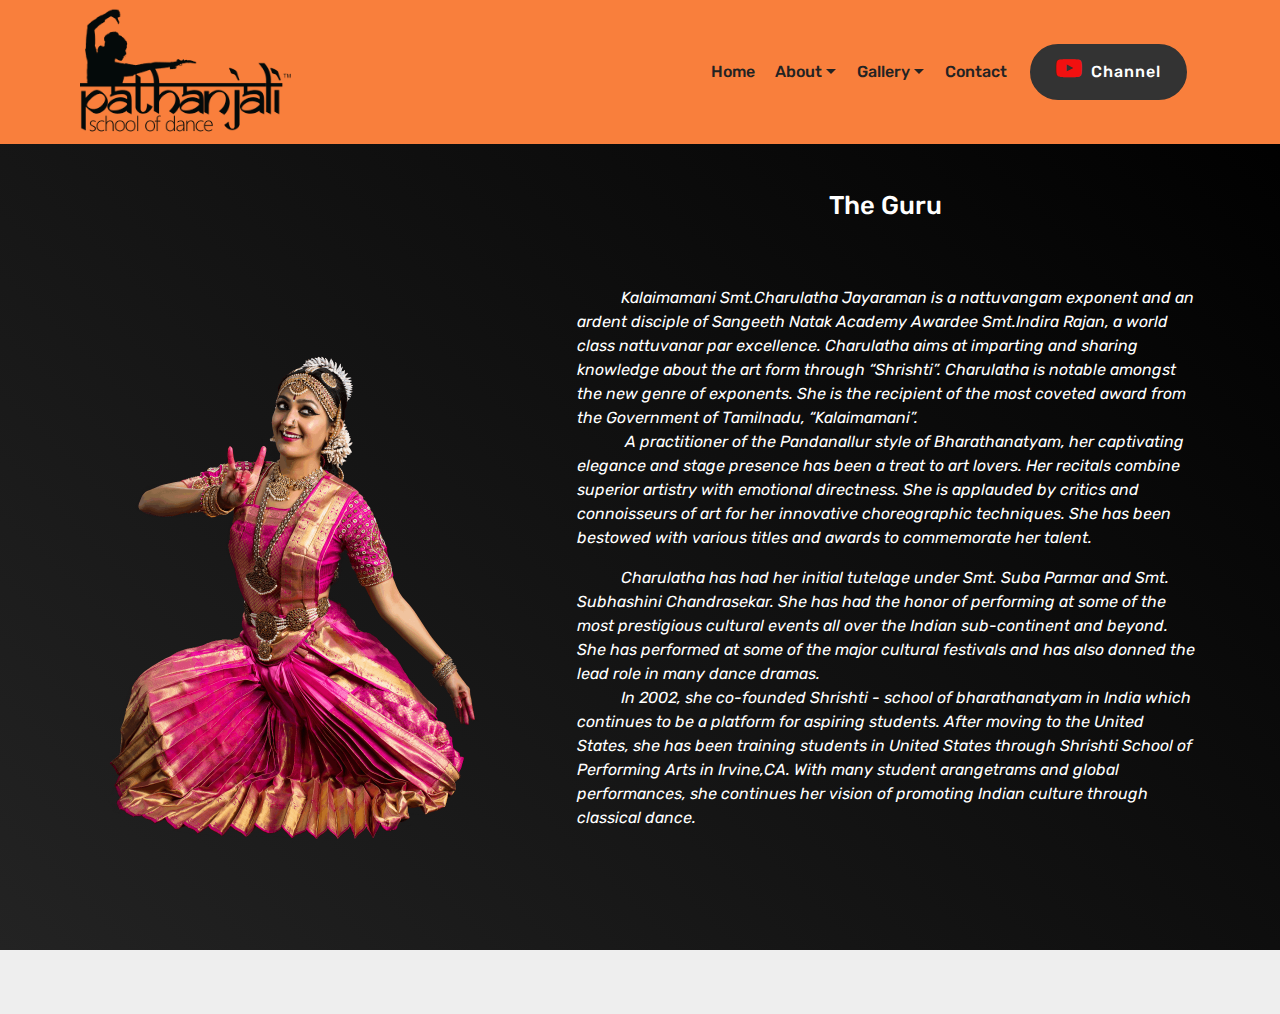
<file: guru.html>
<!DOCTYPE html>
<html  >
<head>
  <!-- Site made with Mobirise Website Builder v5.6.3, https://mobirise.com -->
  <meta charset="UTF-8">
  <meta http-equiv="X-UA-Compatible" content="IE=edge">
  <meta name="generator" content="Mobirise v5.6.3, mobirise.com">
  <meta name="viewport" content="width=device-width, initial-scale=1, minimum-scale=1">
  <link rel="shortcut icon" href="assets/images/pathanjali-logo-transparent-256x155.png" type="image/x-icon">
  <meta name="description" content="Kalaimamani Smt. Charulatha Jayaraman">
  
  
  <title>The Guru</title>
  <link rel="stylesheet" href="assets/bootstrap/css/bootstrap.min.css">
  <link rel="stylesheet" href="assets/bootstrap/css/bootstrap-grid.min.css">
  <link rel="stylesheet" href="assets/bootstrap/css/bootstrap-reboot.min.css">
  <link rel="stylesheet" href="assets/tether/tether.min.css">
  <link rel="stylesheet" href="assets/dropdown/css/style.css">
  <link rel="stylesheet" href="assets/socicon/css/styles.css">
  <link rel="stylesheet" href="assets/theme/css/style.css">
  <link rel="preload" href="https://fonts.googleapis.com/css?family=Rubik:300,400,500,600,700,800,900,300i,400i,500i,600i,700i,800i,900i&display=swap" as="style" onload="this.onload=null;this.rel='stylesheet'">
  <noscript><link rel="stylesheet" href="https://fonts.googleapis.com/css?family=Rubik:300,400,500,600,700,800,900,300i,400i,500i,600i,700i,800i,900i&display=swap"></noscript>
  <link rel="preload" as="style" href="assets/mobirise/css/mbr-additional.css"><link rel="stylesheet" href="assets/mobirise/css/mbr-additional.css" type="text/css">
  
  
  
  
</head>
<body>
  
  <section class="menu cid-rftKLH6Zxb" once="menu" id="menu2-q">

    

    <nav class="navbar navbar-expand beta-menu navbar-dropdown align-items-center navbar-fixed-top navbar-toggleable-sm">
        <button class="navbar-toggler navbar-toggler-right" type="button" data-toggle="collapse" data-target="#navbarSupportedContent" aria-controls="navbarSupportedContent" aria-expanded="false" aria-label="Toggle navigation">
            <div class="hamburger">
                <span></span>
                <span></span>
                <span></span>
                <span></span>
            </div>
        </button>
        <div class="menu-logo">
            <div class="navbar-brand">
                <span class="navbar-logo">
                    <a href="index.html">
                        <img src="assets/images/pathanjali-logo-transparent-256x155.png" alt="Pathanjali School of dance" title="www.VidyaSPathanjali.org" style="height: 8rem;">
                    </a>
                </span>
                
            </div>
        </div>
        <div class="collapse navbar-collapse" id="navbarSupportedContent">
            <ul class="navbar-nav nav-dropdown" data-app-modern-menu="true"><li class="nav-item">
                    <a class="nav-link link text-primary display-4" href="index.html">
                        Home</a>
                </li>
                <li class="nav-item dropdown">
                    <a class="nav-link link dropdown-toggle text-primary display-4" href="https://mobirise.com" data-toggle="dropdown-submenu" aria-expanded="false">
                        About</a><div class="dropdown-menu"><a class="dropdown-item text-primary display-4" href="pathanjali.html">Pathanjali</a><a class="dropdown-item text-primary display-4" href="guru.html" aria-expanded="false">Guru</a><a class="dropdown-item text-primary display-4" href="artiste.html" aria-expanded="false">Artiste</a></div>
                </li><li class="nav-item dropdown"><a class="nav-link link text-primary dropdown-toggle display-4" href="https://mobirise.com" aria-expanded="false" data-toggle="dropdown-submenu">
                        Gallery</a><div class="dropdown-menu"><a class="text-primary dropdown-item display-4" href="10thanniversary.html" aria-expanded="false">10th Anniversay</a><a class="text-primary dropdown-item display-4" href="HHarangetram.html" aria-expanded="false">Harini Haritha Arangetram</a><a class="text-primary dropdown-item display-4" href="MarchArangetram.html" aria-expanded="false">March Group Arangetram</a><a class="text-primary dropdown-item display-4" href="Iniya.html" aria-expanded="false">Iniya Arangetram</a><a class="text-primary dropdown-item display-4" href="MM_arangetram.html" aria-expanded="false">Madhumitha Arangetram</a><a class="text-primary dropdown-item display-4" href="MMarangetram.html" aria-expanded="false">Mirudhula Arangetram</a></div></li><li class="nav-item"><a class="nav-link link text-primary display-4" href="contactus.html">Contact</a></li></ul>
            <div class="navbar-buttons mbr-section-btn"><a class="btn btn-sm btn-black display-7" href="https://www.youtube.com/PathanjaliSchoolofDance" target="_blank"><span class="socicon socicon-youtube mbr-iconfont mbr-iconfont-btn" style="color: rgb(242, 16, 16);"></span>
                    
                    Channel</a></div>
        </div>
    </nav>
</section>

<section once="" class="cid-rftKLIE5cT" id="footer6-r">

    

    

    <div class="container">
        <div class="media-container-row align-center mbr-white">
            <div class="col-12">
                <p class="mbr-text mb-0 mbr-fonts-style display-7"></p><p><em>
                    </em><em>© 2022 Pathanjali School of Dance. All rights reserved.&nbsp;</em></p><p></p>
            </div>
        </div>
    </div>
</section>

<section class="header3 cid-rftKLJu3y0" id="header3-s">

    

    

    <div class="container">
        <div class="media-container-row">
            <div class="mbr-figure" style="width: 75%;">
                <img src="assets/images/cj-856x1284.png" alt="Mobirise" title="">
            </div>

            <div class="media-content">
                <h1 class="mbr-section-title mbr-white pb-3 mbr-fonts-style display-5">
                    The Guru</h1>
                
                <div class="mbr-section-text mbr-white pb-3 ">
                    <p class="mbr-text mbr-fonts-style display-7">&nbsp;</p><p><em>&nbsp; &nbsp; &nbsp; &nbsp; &nbsp; &nbsp;Kalaimamani Smt.Charulatha Jayaraman is a nattuvangam exponent and an ardent disciple of Sangeeth Natak Academy Awardee Smt.Indira Rajan, a world class nattuvanar par excellence. Charulatha aims at imparting and sharing knowledge about the art form through “Shrishti”. Charulatha is notable amongst the new genre of exponents. She is the recipient of the most coveted award from the Government of Tamilnadu, “Kalaimamani”.
&nbsp;&nbsp;&nbsp;&nbsp;&nbsp;&nbsp;&nbsp;&nbsp;<br>&nbsp; &nbsp; &nbsp; &nbsp; &nbsp; &nbsp; A practitioner of the Pandanallur style of Bharathanatyam, her captivating elegance and stage presence has been a treat to art lovers. Her recitals combine superior artistry with emotional directness. She is applauded by critics and connoisseurs of art for her innovative choreographic techniques. She has been bestowed with various titles and awards to commemorate her talent.</em></p><p><em>&nbsp; &nbsp; &nbsp; &nbsp; &nbsp; &nbsp;Charulatha has had her initial tutelage under Smt. Suba Parmar and Smt. Subhashini Chandrasekar. She has had the honor of performing at some of the most prestigious cultural events all over the Indian sub-continent and beyond. 
<br>She has performed at some of the major cultural festivals and has also donned the lead role in many dance dramas.
<br>&nbsp; &nbsp; &nbsp; &nbsp; &nbsp; &nbsp;In 2002, she co-founded Shrishti - school of bharathanatyam in India which continues to be a platform for aspiring students. After moving to the United States, she has been training students in United States through Shrishti School of Performing Arts in Irvine,CA.  With many student arangetrams and global performances, she continues her vision of promoting Indian culture through classical dance.
<br>
<br></em>
<br></p><p>&nbsp;</p>
                </div>
                
            </div>
        </div>
    </div>

</section><section class="display-7" style="padding: 0;align-items: center;justify-content: center;flex-wrap: wrap;    align-content: center;display: flex;position: relative;height: 4rem;"><a href="https://mobiri.se/727244" style="flex: 1 1;height: 4rem;position: absolute;width: 100%;z-index: 1;"><img alt="" style="height: 4rem;" src="[data-uri]"></a><p style="margin: 0;text-align: center;" class="display-7">  &#8204;</p><a style="z-index:1" href="https://mobirise.com/web-page-maker.html"> </a></section><script src="assets/popper/popper.min.js"></script>  <script src="assets/web/assets/jquery/jquery.min.js"></script>  <script src="assets/bootstrap/js/bootstrap.min.js"></script>  <script src="assets/tether/tether.min.js"></script>  <script src="assets/smoothscroll/smooth-scroll.js"></script>  <script src="assets/dropdown/js/nav-dropdown.js"></script>  <script src="assets/dropdown/js/navbar-dropdown.js"></script>  <script src="assets/touchswipe/jquery.touch-swipe.min.js"></script>  <script src="assets/theme/js/script.js"></script>  
  
  
</body>
</html>
</file>
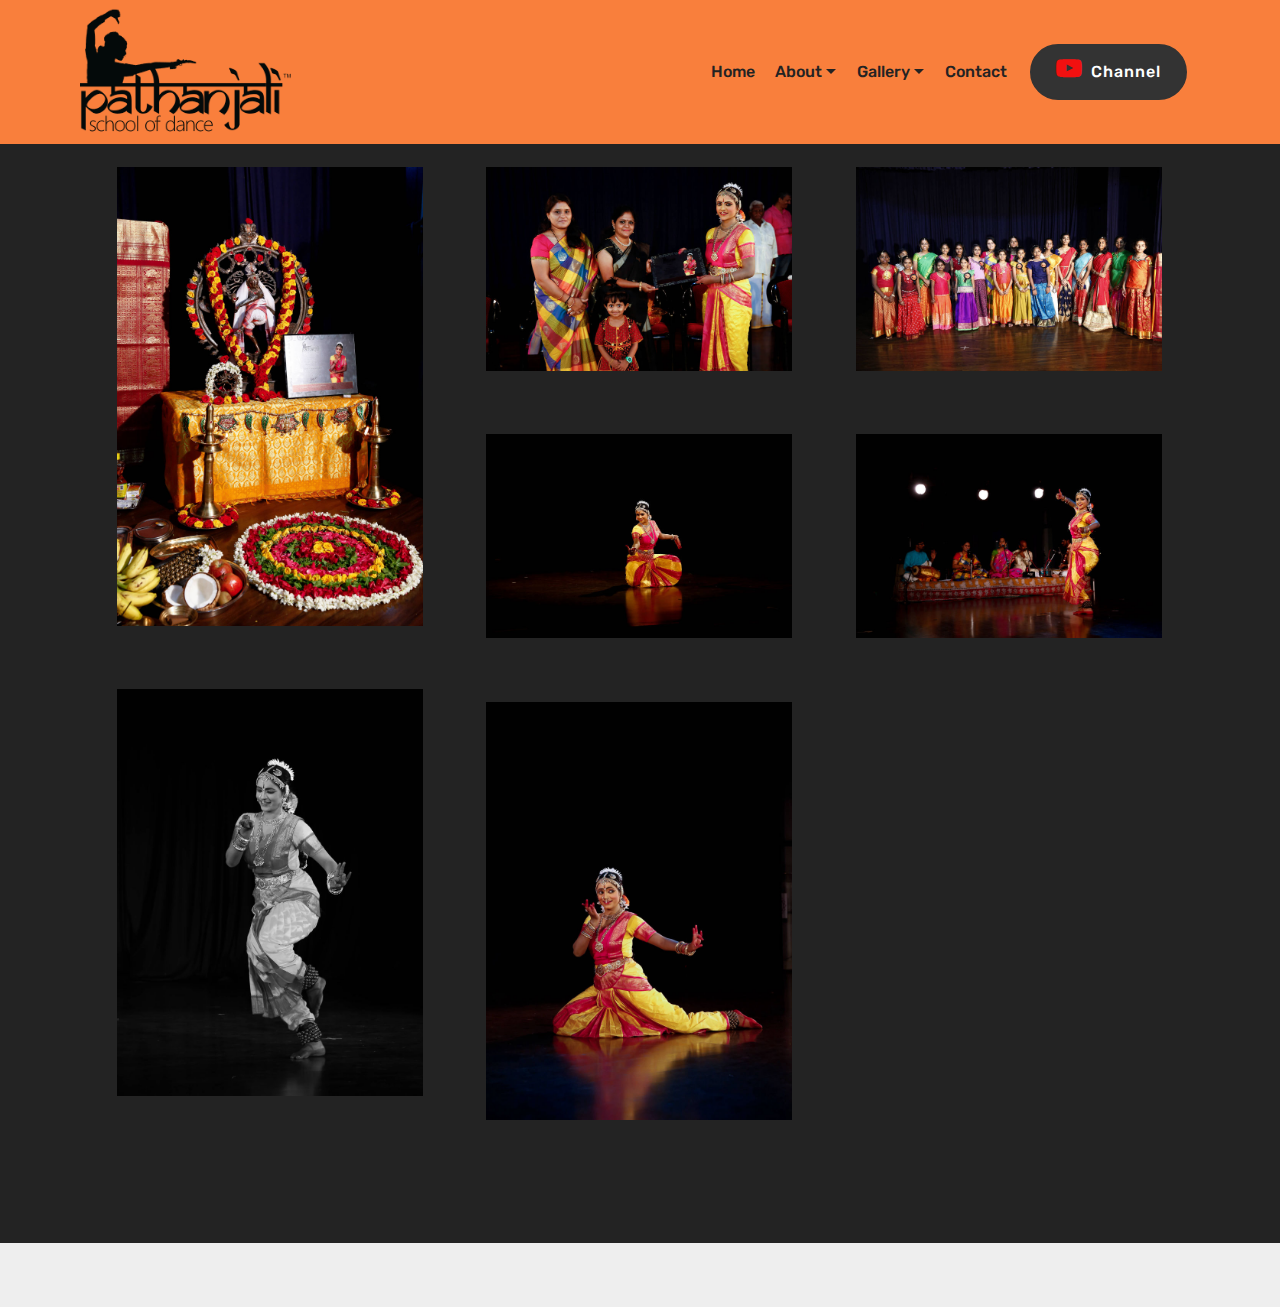
<file: Iniya.html>
<!DOCTYPE html>
<html  >
<head>
  <!-- Site made with Mobirise Website Builder v5.6.3, https://mobirise.com -->
  <meta charset="UTF-8">
  <meta http-equiv="X-UA-Compatible" content="IE=edge">
  <meta name="generator" content="Mobirise v5.6.3, mobirise.com">
  <meta name="viewport" content="width=device-width, initial-scale=1, minimum-scale=1">
  <link rel="shortcut icon" href="assets/images/pathanjali-logo-transparent-256x155.png" type="image/x-icon">
  <meta name="description" content="Arangetram of Pathanajali School of dance
Kumari.Iniya">
  
  
  <title>Iniya Arangetram</title>
  <link rel="stylesheet" href="assets/web/assets/mobirise-icons/mobirise-icons.css">
  <link rel="stylesheet" href="assets/bootstrap/css/bootstrap.min.css">
  <link rel="stylesheet" href="assets/bootstrap/css/bootstrap-grid.min.css">
  <link rel="stylesheet" href="assets/bootstrap/css/bootstrap-reboot.min.css">
  <link rel="stylesheet" href="assets/tether/tether.min.css">
  <link rel="stylesheet" href="assets/dropdown/css/style.css">
  <link rel="stylesheet" href="assets/socicon/css/styles.css">
  <link rel="stylesheet" href="assets/theme/css/style.css">
  <link rel="stylesheet" href="assets/gallery/style.css">
  <link rel="preload" href="https://fonts.googleapis.com/css?family=Rubik:300,400,500,600,700,800,900,300i,400i,500i,600i,700i,800i,900i&display=swap" as="style" onload="this.onload=null;this.rel='stylesheet'">
  <noscript><link rel="stylesheet" href="https://fonts.googleapis.com/css?family=Rubik:300,400,500,600,700,800,900,300i,400i,500i,600i,700i,800i,900i&display=swap"></noscript>
  <link rel="preload" as="style" href="assets/mobirise/css/mbr-additional.css"><link rel="stylesheet" href="assets/mobirise/css/mbr-additional.css" type="text/css">
  
  
  
  
</head>
<body>
  
  <section class="menu cid-rTAX688Pob" once="menu" id="menu2-1b">

    

    <nav class="navbar navbar-expand beta-menu navbar-dropdown align-items-center navbar-fixed-top navbar-toggleable-sm">
        <button class="navbar-toggler navbar-toggler-right" type="button" data-toggle="collapse" data-target="#navbarSupportedContent" aria-controls="navbarSupportedContent" aria-expanded="false" aria-label="Toggle navigation">
            <div class="hamburger">
                <span></span>
                <span></span>
                <span></span>
                <span></span>
            </div>
        </button>
        <div class="menu-logo">
            <div class="navbar-brand">
                <span class="navbar-logo">
                    <a href="index.html">
                        <img src="assets/images/pathanjali-logo-transparent-256x155.png" alt="Pathanjali School of dance" title="www.VidyaSPathanjali.org" style="height: 8rem;">
                    </a>
                </span>
                
            </div>
        </div>
        <div class="collapse navbar-collapse" id="navbarSupportedContent">
            <ul class="navbar-nav nav-dropdown" data-app-modern-menu="true"><li class="nav-item">
                    <a class="nav-link link text-primary display-4" href="index.html">
                        Home</a>
                </li>
                <li class="nav-item dropdown">
                    <a class="nav-link link dropdown-toggle text-primary display-4" href="https://mobirise.com" data-toggle="dropdown-submenu" aria-expanded="false">
                        About</a><div class="dropdown-menu"><a class="dropdown-item text-primary display-4" href="pathanjali.html">Pathanjali</a><a class="dropdown-item text-primary display-4" href="guru.html" aria-expanded="false">Guru</a><a class="dropdown-item text-primary display-4" href="artiste.html" aria-expanded="false">Artiste</a></div>
                </li><li class="nav-item dropdown"><a class="nav-link link text-primary dropdown-toggle display-4" href="https://mobirise.com" aria-expanded="false" data-toggle="dropdown-submenu">
                        Gallery</a><div class="dropdown-menu"><a class="text-primary dropdown-item display-4" href="10thanniversary.html" aria-expanded="false">10th Anniversay</a><a class="text-primary dropdown-item display-4" href="HHarangetram.html" aria-expanded="false">Harini Haritha Arangetram</a><a class="text-primary dropdown-item display-4" href="MarchArangetram.html" aria-expanded="false">March Group Arangetram</a><a class="text-primary dropdown-item display-4" href="Iniya.html" aria-expanded="false">Iniya Arangetram</a><a class="text-primary dropdown-item display-4" href="MM_arangetram.html" aria-expanded="false">Madhumitha Arangetram</a><a class="text-primary dropdown-item display-4" href="MMarangetram.html" aria-expanded="false">Mirudhula Arangetram</a></div></li><li class="nav-item"><a class="nav-link link text-primary display-4" href="contactus.html">Contact</a></li></ul>
            <div class="navbar-buttons mbr-section-btn"><a class="btn btn-sm btn-black display-7" href="https://www.youtube.com/PathanjaliSchoolofDance" target="_blank"><span class="socicon socicon-youtube mbr-iconfont mbr-iconfont-btn" style="color: rgb(242, 16, 16);"></span>
                    
                    Channel</a></div>
        </div>
    </nav>
</section>

<section class="mbr-gallery mbr-slider-carousel cid-rTAX69fdrf" id="gallery1-1c">

    

    <div class="container">
        <div><!-- Filter --><!-- Gallery --><div class="mbr-gallery-row"><div class="mbr-gallery-layout-default"><div><div><div class="mbr-gallery-item mbr-gallery-item--p4" data-video-url="false" data-tags="Creative"><div href="#lb-gallery1-1c" data-slide-to="0" data-bs-slide-to="0" data-toggle="modal" data-bs-toggle="modal"><img src="assets/images/q3a9269-1-2000x3000-800x1200.jpg" alt="" title=""><span class="icon-focus"></span></div></div><div class="mbr-gallery-item mbr-gallery-item--p4" data-video-url="false" data-tags="Creative"><div href="#lb-gallery1-1c" data-slide-to="1" data-bs-slide-to="1" data-toggle="modal" data-bs-toggle="modal"><img src="assets/images/q3a0023-1-2000x1333-800x533.jpg" alt="" title=""><span class="icon-focus"></span></div></div><div class="mbr-gallery-item mbr-gallery-item--p4" data-video-url="false" data-tags="Creative"><div href="#lb-gallery1-1c" data-slide-to="2" data-bs-slide-to="2" data-toggle="modal" data-bs-toggle="modal"><img src="assets/images/q3a9299-2000x1333-800x533.jpg" alt="" title=""><span class="icon-focus"></span></div></div><div class="mbr-gallery-item mbr-gallery-item--p4" data-video-url="false" data-tags="Creative"><div href="#lb-gallery1-1c" data-slide-to="3" data-bs-slide-to="3" data-toggle="modal" data-bs-toggle="modal"><img src="assets/images/q3a9635-1-2000x1333-800x533.jpg" alt="" title=""><span class="icon-focus"></span></div></div><div class="mbr-gallery-item mbr-gallery-item--p4" data-video-url="false" data-tags="Creative"><div href="#lb-gallery1-1c" data-slide-to="4" data-bs-slide-to="4" data-toggle="modal" data-bs-toggle="modal"><img src="assets/images/q3a9666-2000x1333-800x533.jpg" alt="" title=""><span class="icon-focus"></span></div></div><div class="mbr-gallery-item mbr-gallery-item--p4" data-video-url="false" data-tags="Creative"><div href="#lb-gallery1-1c" data-slide-to="5" data-bs-slide-to="5" data-toggle="modal" data-bs-toggle="modal"><img src="assets/images/q3a9936-1-2000x2663-800x1065.jpg" alt="" title=""><span class="icon-focus"></span></div></div><div class="mbr-gallery-item mbr-gallery-item--p4" data-video-url="false" data-tags="Creative"><div href="#lb-gallery1-1c" data-slide-to="6" data-bs-slide-to="6" data-toggle="modal" data-bs-toggle="modal"><img src="assets/images/q3a9962-2000x2736-800x1094.jpg" alt="" title=""><span class="icon-focus"></span></div></div></div></div><div class="clearfix"></div></div></div><!-- Lightbox --><div data-app-prevent-settings="" class="mbr-slider modal fade carousel slide" tabindex="-1" data-keyboard="true" data-bs-keyboard="true" data-interval="false" data-bs-interval="false" id="lb-gallery1-1c"><div class="modal-dialog"><div class="modal-content"><div class="modal-body"><div class="carousel-inner"><div class="carousel-item active"><img src="assets/images/q3a9269-1-2000x3000.jpg" alt="" title=""></div><div class="carousel-item"><img src="assets/images/q3a0023-1-2000x1333.jpg" alt="" title=""></div><div class="carousel-item"><img src="assets/images/q3a9299-2000x1333.jpg" alt="" title=""></div><div class="carousel-item"><img src="assets/images/q3a9635-1-2000x1333.jpg" alt="" title=""></div><div class="carousel-item"><img src="assets/images/q3a9666-2000x1333.jpg" alt="" title=""></div><div class="carousel-item"><img src="assets/images/q3a9936-1-2000x2663.jpg" alt="" title=""></div><div class="carousel-item"><img src="assets/images/q3a9962-2000x2736.jpg" alt="" title=""></div></div><a class="carousel-control carousel-control-prev" role="button" data-slide="prev" data-bs-slide="prev" href="#lb-gallery1-1c"><span class="mbri-left mbr-iconfont" aria-hidden="true"></span><span class="sr-only visually-hidden">Previous</span></a><a class="carousel-control carousel-control-next" role="button" data-slide="next" data-bs-slide="next" href="#lb-gallery1-1c"><span class="mbri-right mbr-iconfont" aria-hidden="true"></span><span class="sr-only visually-hidden">Next</span></a><a class="close" href="#" role="button" data-dismiss="modal" data-bs-dismiss="modal"><span class="sr-only visually-hidden">Close</span></a></div></div></div></div></div>
    </div>

</section><section class="display-7" style="padding: 0;align-items: center;justify-content: center;flex-wrap: wrap;    align-content: center;display: flex;position: relative;height: 4rem;"><a href="https://mobiri.se/727244" style="flex: 1 1;height: 4rem;position: absolute;width: 100%;z-index: 1;"><img alt="" style="height: 4rem;" src="[data-uri]"></a><p style="margin: 0;text-align: center;" class="display-7">  &#8204;</p><a style="z-index:1" href="https://mobirise.com/web-page-maker.html"> </a></section><script src="assets/popper/popper.min.js"></script>  <script src="assets/web/assets/jquery/jquery.min.js"></script>  <script src="assets/bootstrap/js/bootstrap.min.js"></script>  <script src="assets/tether/tether.min.js"></script>  <script src="assets/smoothscroll/smooth-scroll.js"></script>  <script src="assets/dropdown/js/nav-dropdown.js"></script>  <script src="assets/dropdown/js/navbar-dropdown.js"></script>  <script src="assets/touchswipe/jquery.touch-swipe.min.js"></script>  <script src="assets/masonry/masonry.pkgd.min.js"></script>  <script src="assets/imagesloaded/imagesloaded.pkgd.min.js"></script>  <script src="assets/bootstrapcarouselswipe/bootstrap-carousel-swipe.js"></script>  <script src="assets/vimeoplayer/jquery.mb.vimeo_player.js"></script>  <script src="assets/theme/js/script.js"></script>  <script src="assets/gallery/player.min.js"></script>  <script src="assets/gallery/script.js"></script>  <script src="assets/slidervideo/script.js"></script>  
  
  
</body>
</html>
</file>
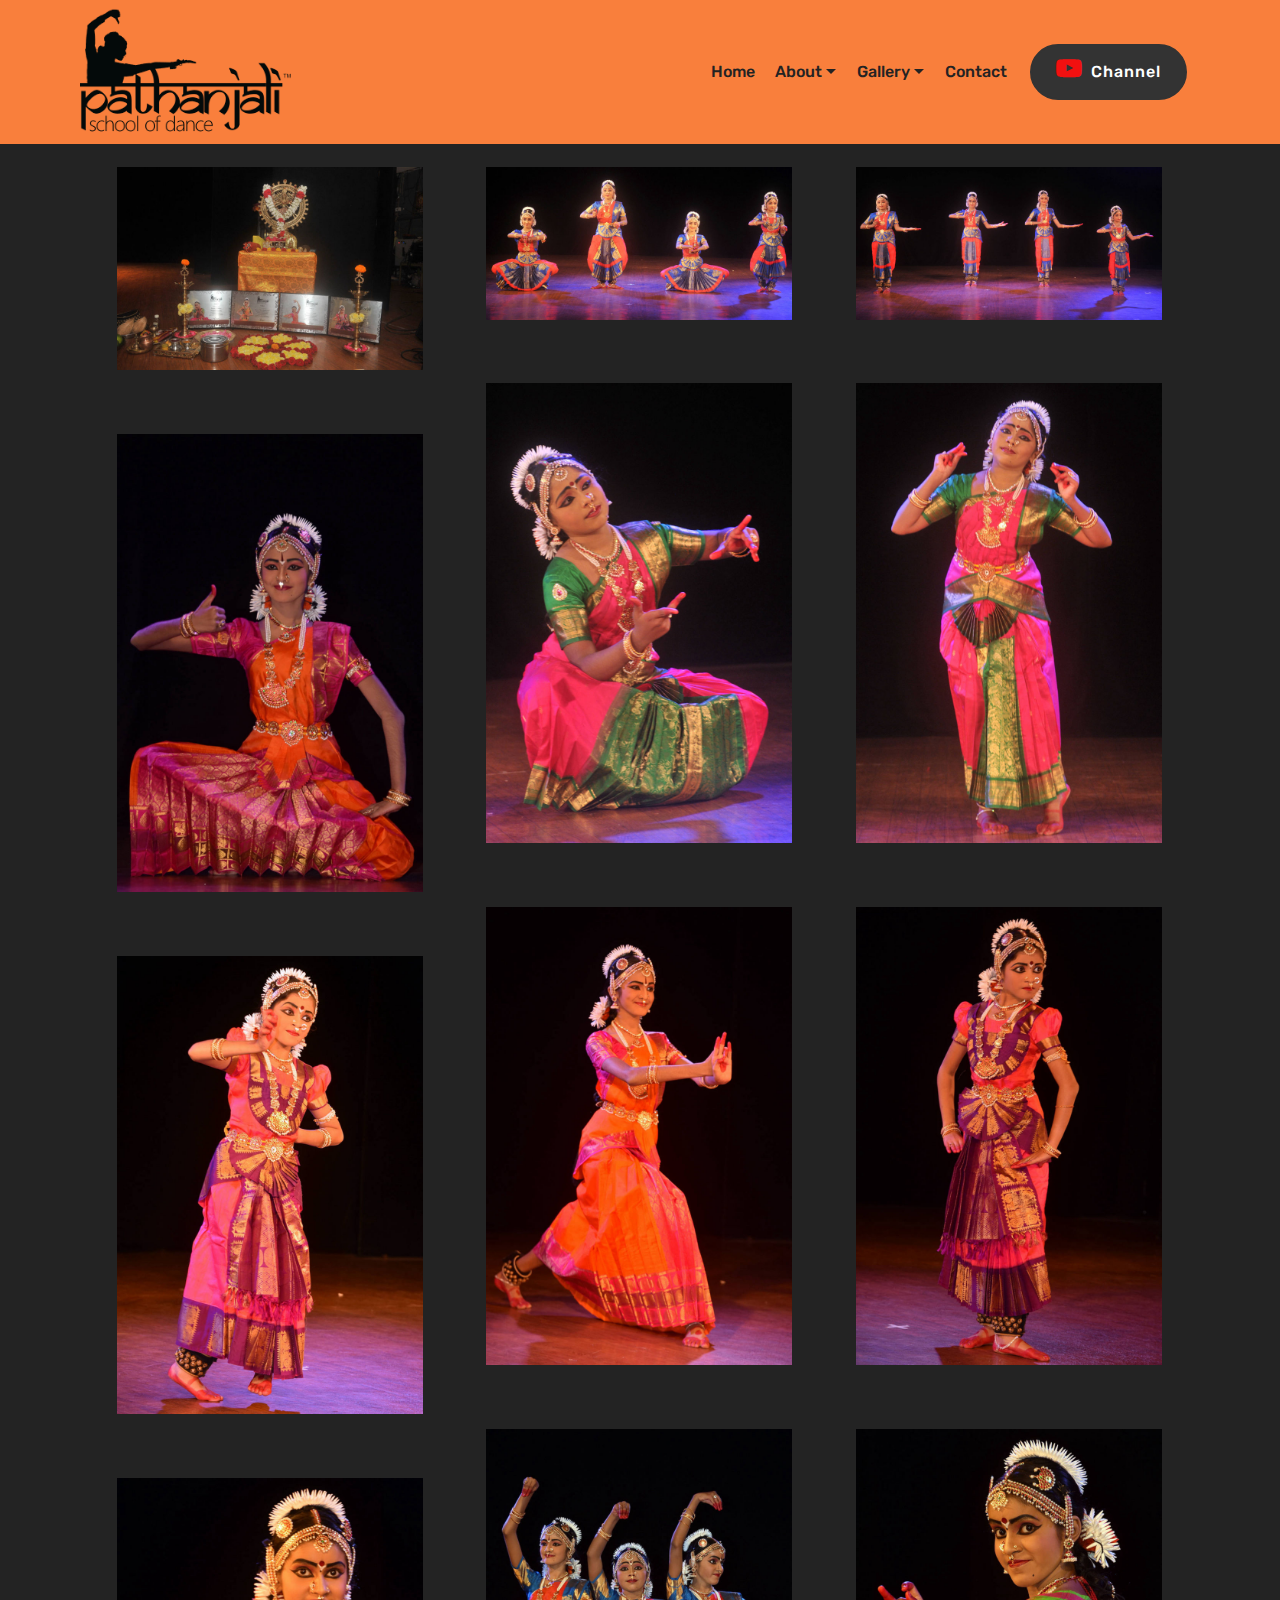
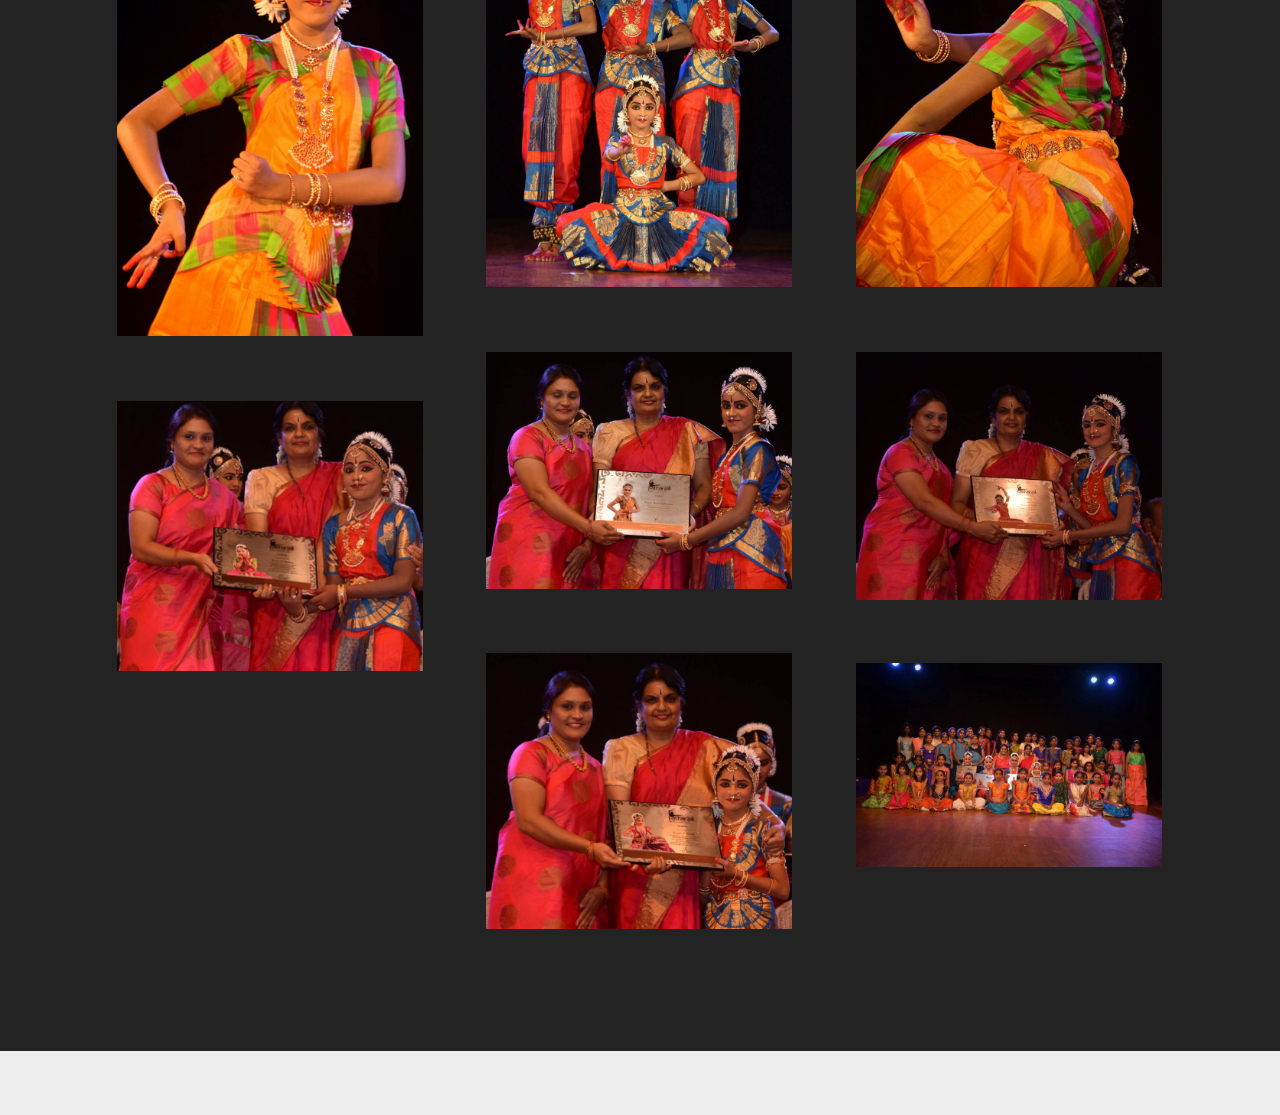
<file: MarchArangetram.html>
<!DOCTYPE html>
<html  >
<head>
  <!-- Site made with Mobirise Website Builder v5.6.3, https://mobirise.com -->
  <meta charset="UTF-8">
  <meta http-equiv="X-UA-Compatible" content="IE=edge">
  <meta name="generator" content="Mobirise v5.6.3, mobirise.com">
  <meta name="viewport" content="width=device-width, initial-scale=1, minimum-scale=1">
  <link rel="shortcut icon" href="assets/images/pathanjali-logo-transparent-256x155.png" type="image/x-icon">
  <meta name="description" content="Arangetram of Pathanajali School of dance
Kumari.Akshara
Kumari.Niveta
Kumari.Preethi
Kumari.Vidushi">
  
  
  <title>March Group Arangetram</title>
  <link rel="stylesheet" href="assets/web/assets/mobirise-icons/mobirise-icons.css">
  <link rel="stylesheet" href="assets/bootstrap/css/bootstrap.min.css">
  <link rel="stylesheet" href="assets/bootstrap/css/bootstrap-grid.min.css">
  <link rel="stylesheet" href="assets/bootstrap/css/bootstrap-reboot.min.css">
  <link rel="stylesheet" href="assets/tether/tether.min.css">
  <link rel="stylesheet" href="assets/dropdown/css/style.css">
  <link rel="stylesheet" href="assets/socicon/css/styles.css">
  <link rel="stylesheet" href="assets/theme/css/style.css">
  <link rel="stylesheet" href="assets/gallery/style.css">
  <link rel="preload" href="https://fonts.googleapis.com/css?family=Rubik:300,400,500,600,700,800,900,300i,400i,500i,600i,700i,800i,900i&display=swap" as="style" onload="this.onload=null;this.rel='stylesheet'">
  <noscript><link rel="stylesheet" href="https://fonts.googleapis.com/css?family=Rubik:300,400,500,600,700,800,900,300i,400i,500i,600i,700i,800i,900i&display=swap"></noscript>
  <link rel="preload" as="style" href="assets/mobirise/css/mbr-additional.css"><link rel="stylesheet" href="assets/mobirise/css/mbr-additional.css" type="text/css">
  
  
  
  
</head>
<body>
  
  <section class="menu cid-rTB1Jv9PDV" once="menu" id="menu2-1g">

    

    <nav class="navbar navbar-expand beta-menu navbar-dropdown align-items-center navbar-fixed-top navbar-toggleable-sm">
        <button class="navbar-toggler navbar-toggler-right" type="button" data-toggle="collapse" data-target="#navbarSupportedContent" aria-controls="navbarSupportedContent" aria-expanded="false" aria-label="Toggle navigation">
            <div class="hamburger">
                <span></span>
                <span></span>
                <span></span>
                <span></span>
            </div>
        </button>
        <div class="menu-logo">
            <div class="navbar-brand">
                <span class="navbar-logo">
                    <a href="index.html">
                        <img src="assets/images/pathanjali-logo-transparent-256x155.png" alt="Pathanjali School of dance" title="www.VidyaSPathanjali.org" style="height: 8rem;">
                    </a>
                </span>
                
            </div>
        </div>
        <div class="collapse navbar-collapse" id="navbarSupportedContent">
            <ul class="navbar-nav nav-dropdown" data-app-modern-menu="true"><li class="nav-item">
                    <a class="nav-link link text-primary display-4" href="index.html">
                        Home</a>
                </li>
                <li class="nav-item dropdown">
                    <a class="nav-link link dropdown-toggle text-primary display-4" href="https://mobirise.com" data-toggle="dropdown-submenu" aria-expanded="false">
                        About</a><div class="dropdown-menu"><a class="dropdown-item text-primary display-4" href="pathanjali.html">Pathanjali</a><a class="dropdown-item text-primary display-4" href="guru.html" aria-expanded="false">Guru</a><a class="dropdown-item text-primary display-4" href="artiste.html" aria-expanded="false">Artiste</a></div>
                </li><li class="nav-item dropdown"><a class="nav-link link text-primary dropdown-toggle display-4" href="https://mobirise.com" aria-expanded="false" data-toggle="dropdown-submenu">
                        Gallery</a><div class="dropdown-menu"><a class="text-primary dropdown-item display-4" href="10thanniversary.html" aria-expanded="false">10th Anniversay</a><a class="text-primary dropdown-item display-4" href="HHarangetram.html" aria-expanded="false">Harini Haritha Arangetram</a><a class="text-primary dropdown-item display-4" href="MarchArangetram.html" aria-expanded="false">March Group Arangetram</a><a class="text-primary dropdown-item display-4" href="Iniya.html" aria-expanded="false">Iniya Arangetram</a><a class="text-primary dropdown-item display-4" href="MM_arangetram.html" aria-expanded="false">Madhumitha Arangetram</a><a class="text-primary dropdown-item display-4" href="MMarangetram.html" aria-expanded="false">Mirudhula Arangetram</a></div></li><li class="nav-item"><a class="nav-link link text-primary display-4" href="contactus.html">Contact</a></li></ul>
            <div class="navbar-buttons mbr-section-btn"><a class="btn btn-sm btn-black display-7" href="https://www.youtube.com/PathanjaliSchoolofDance" target="_blank"><span class="socicon socicon-youtube mbr-iconfont mbr-iconfont-btn" style="color: rgb(242, 16, 16);"></span>
                    
                    Channel</a></div>
        </div>
    </nav>
</section>

<section class="mbr-gallery mbr-slider-carousel cid-rTB1JwHmIO" id="gallery1-1h">

    

    <div class="container">
        <div><!-- Filter --><!-- Gallery --><div class="mbr-gallery-row"><div class="mbr-gallery-layout-default"><div><div><div class="mbr-gallery-item mbr-gallery-item--p4" data-video-url="false" data-tags="Creative"><div href="#lb-gallery1-1h" data-slide-to="0" data-bs-slide-to="0" data-toggle="modal" data-bs-toggle="modal"><img src="assets/images/pathanjali-0013-1490x991-800x532.jpg" alt="" title=""><span class="icon-focus"></span></div></div><div class="mbr-gallery-item mbr-gallery-item--p4" data-video-url="false" data-tags="Creative"><div href="#lb-gallery1-1h" data-slide-to="1" data-bs-slide-to="1" data-toggle="modal" data-bs-toggle="modal"><img src="assets/images/pathanjali-0711-2000x1000-800x400.jpg" alt="" title=""><span class="icon-focus"></span></div></div><div class="mbr-gallery-item mbr-gallery-item--p4" data-video-url="false" data-tags="Creative"><div href="#lb-gallery1-1h" data-slide-to="2" data-bs-slide-to="2" data-toggle="modal" data-bs-toggle="modal"><img src="assets/images/pathanjali-0948-2000x1000-800x400.jpg" alt="" title=""><span class="icon-focus"></span></div></div><div class="mbr-gallery-item mbr-gallery-item--p4" data-video-url="false" data-tags="Creative"><div href="#lb-gallery1-1h" data-slide-to="3" data-bs-slide-to="3" data-toggle="modal" data-bs-toggle="modal"><img src="assets/images/pathanjali-1188-1416x2128-800x1202.jpg" alt="" title=""><span class="icon-focus"></span></div></div><div class="mbr-gallery-item mbr-gallery-item--p4" data-video-url="false" data-tags="Creative"><div href="#lb-gallery1-1h" data-slide-to="4" data-bs-slide-to="4" data-toggle="modal" data-bs-toggle="modal"><img src="assets/images/pathanjali-1265-1416x2128-800x1202.jpg" alt="" title=""><span class="icon-focus"></span></div></div><div class="mbr-gallery-item mbr-gallery-item--p4" data-video-url="false" data-tags="Creative"><div href="#lb-gallery1-1h" data-slide-to="5" data-bs-slide-to="5" data-toggle="modal" data-bs-toggle="modal"><img src="assets/images/pathanjali-2197-964x1444-800x1198.jpg" alt="" title=""><span class="icon-focus"></span></div></div><div class="mbr-gallery-item mbr-gallery-item--p4" data-video-url="false" data-tags="Creative"><div href="#lb-gallery1-1h" data-slide-to="6" data-bs-slide-to="6" data-toggle="modal" data-bs-toggle="modal"><img src="assets/images/pathanjali-2255-964x1444-800x1198.jpg" alt="" title=""><span class="icon-focus"></span></div></div><div class="mbr-gallery-item mbr-gallery-item--p4" data-video-url="false" data-tags="Creative"><div href="#lb-gallery1-1h" data-slide-to="7" data-bs-slide-to="7" data-toggle="modal" data-bs-toggle="modal"><img src="assets/images/pathanjali-2372-964x1444-800x1198.jpg" alt="" title=""><span class="icon-focus"></span></div></div><div class="mbr-gallery-item mbr-gallery-item--p4" data-video-url="false" data-tags="Creative"><div href="#lb-gallery1-1h" data-slide-to="8" data-bs-slide-to="8" data-toggle="modal" data-bs-toggle="modal"><img src="assets/images/pathanjali-2422-964x1444-800x1198.jpg" alt="" title=""><span class="icon-focus"></span></div></div><div class="mbr-gallery-item mbr-gallery-item--p4" data-video-url="false" data-tags="Creative"><div href="#lb-gallery1-1h" data-slide-to="9" data-bs-slide-to="9" data-toggle="modal" data-bs-toggle="modal"><img src="assets/images/pathanjali-2683-964x1444-800x1198.jpg" alt="" title=""><span class="icon-focus"></span></div></div><div class="mbr-gallery-item mbr-gallery-item--p4" data-video-url="false" data-tags="Creative"><div href="#lb-gallery1-1h" data-slide-to="10" data-bs-slide-to="10" data-toggle="modal" data-bs-toggle="modal"><img src="assets/images/pathanjali-2698-964x1444-800x1198.jpg" alt="" title=""><span class="icon-focus"></span></div></div><div class="mbr-gallery-item mbr-gallery-item--p4" data-video-url="false" data-tags="Creative"><div href="#lb-gallery1-1h" data-slide-to="11" data-bs-slide-to="11" data-toggle="modal" data-bs-toggle="modal"><img src="assets/images/pathanjali-2721-964x1444-800x1198.jpg" alt="" title=""><span class="icon-focus"></span></div></div><div class="mbr-gallery-item mbr-gallery-item--p4" data-video-url="false" data-tags="Creative"><div href="#lb-gallery1-1h" data-slide-to="12" data-bs-slide-to="12" data-toggle="modal" data-bs-toggle="modal"><img src="assets/images/pathanjali-2825-1444x964-800x620.jpg" alt="" title=""><span class="icon-focus"></span></div></div><div class="mbr-gallery-item mbr-gallery-item--p4" data-video-url="false" data-tags="Creative"><div href="#lb-gallery1-1h" data-slide-to="13" data-bs-slide-to="13" data-toggle="modal" data-bs-toggle="modal"><img src="assets/images/pathanjali-2832-1444x964-800x648.jpg" alt="" title=""><span class="icon-focus"></span></div></div><div class="mbr-gallery-item mbr-gallery-item--p4" data-video-url="false" data-tags="Creative"><div href="#lb-gallery1-1h" data-slide-to="14" data-bs-slide-to="14" data-toggle="modal" data-bs-toggle="modal"><img src="assets/images/pathanjali-2817-425x375.jpg" alt="" title=""><span class="icon-focus"></span></div></div><div class="mbr-gallery-item mbr-gallery-item--p4" data-video-url="false" data-tags="Creative"><div href="#lb-gallery1-1h" data-slide-to="15" data-bs-slide-to="15" data-toggle="modal" data-bs-toggle="modal"><img src="assets/images/pathanjali-2838-1444x964-800x722.jpg" alt="" title=""><span class="icon-focus"></span></div></div><div class="mbr-gallery-item mbr-gallery-item--p4" data-video-url="false" data-tags="Creative"><div href="#lb-gallery1-1h" data-slide-to="16" data-bs-slide-to="16" data-toggle="modal" data-bs-toggle="modal"><img src="assets/images/pathanjali-2863-1444x964-800x534.jpg" alt="" title=""><span class="icon-focus"></span></div></div></div></div><div class="clearfix"></div></div></div><!-- Lightbox --><div data-app-prevent-settings="" class="mbr-slider modal fade carousel slide" tabindex="-1" data-keyboard="true" data-bs-keyboard="true" data-interval="false" data-bs-interval="false" id="lb-gallery1-1h"><div class="modal-dialog"><div class="modal-content"><div class="modal-body"><div class="carousel-inner"><div class="carousel-item"><img src="assets/images/pathanjali-0013-1490x991.jpg" alt="" title=""></div><div class="carousel-item"><img src="assets/images/pathanjali-0711-2000x1000.jpg" alt="" title=""></div><div class="carousel-item"><img src="assets/images/pathanjali-0948-2000x1000.jpg" alt="" title=""></div><div class="carousel-item"><img src="assets/images/pathanjali-1188-1416x2128.jpg" alt="" title=""></div><div class="carousel-item"><img src="assets/images/pathanjali-1265-1416x2128.jpg" alt="" title=""></div><div class="carousel-item"><img src="assets/images/pathanjali-2197-964x1444.jpg" alt="" title=""></div><div class="carousel-item"><img src="assets/images/pathanjali-2255-964x1444.jpg" alt="" title=""></div><div class="carousel-item"><img src="assets/images/pathanjali-2372-964x1444.jpg" alt="" title=""></div><div class="carousel-item"><img src="assets/images/pathanjali-2422-964x1444.jpg" alt="" title=""></div><div class="carousel-item"><img src="assets/images/pathanjali-2683-964x1444.jpg" alt="" title=""></div><div class="carousel-item"><img src="assets/images/pathanjali-2698-964x1444.jpg" alt="" title=""></div><div class="carousel-item"><img src="assets/images/pathanjali-2721-964x1444.jpg" alt="" title=""></div><div class="carousel-item"><img src="assets/images/pathanjali-2825-1444x964.jpg" alt="" title=""></div><div class="carousel-item"><img src="assets/images/pathanjali-2832-1444x964.jpg" alt="" title=""></div><div class="carousel-item"><img src="assets/images/pathanjali-2817.jpg" alt="" title=""></div><div class="carousel-item"><img src="assets/images/pathanjali-2838-1444x964.jpg" alt="" title=""></div><div class="carousel-item active"><img src="assets/images/pathanjali-2863-1444x964.jpg" alt="" title=""></div></div><a class="carousel-control carousel-control-prev" role="button" data-slide="prev" data-bs-slide="prev" href="#lb-gallery1-1h"><span class="mbri-left mbr-iconfont" aria-hidden="true"></span><span class="sr-only visually-hidden">Previous</span></a><a class="carousel-control carousel-control-next" role="button" data-slide="next" data-bs-slide="next" href="#lb-gallery1-1h"><span class="mbri-right mbr-iconfont" aria-hidden="true"></span><span class="sr-only visually-hidden">Next</span></a><a class="close" href="#" role="button" data-dismiss="modal" data-bs-dismiss="modal"><span class="sr-only visually-hidden">Close</span></a></div></div></div></div></div>
    </div>

</section><section class="display-7" style="padding: 0;align-items: center;justify-content: center;flex-wrap: wrap;    align-content: center;display: flex;position: relative;height: 4rem;"><a href="https://mobiri.se/727244" style="flex: 1 1;height: 4rem;position: absolute;width: 100%;z-index: 1;"><img alt="" style="height: 4rem;" src="[data-uri]"></a><p style="margin: 0;text-align: center;" class="display-7">  &#8204;</p><a style="z-index:1" href="https://mobirise.com">  </a></section><script src="assets/popper/popper.min.js"></script>  <script src="assets/web/assets/jquery/jquery.min.js"></script>  <script src="assets/bootstrap/js/bootstrap.min.js"></script>  <script src="assets/tether/tether.min.js"></script>  <script src="assets/smoothscroll/smooth-scroll.js"></script>  <script src="assets/dropdown/js/nav-dropdown.js"></script>  <script src="assets/dropdown/js/navbar-dropdown.js"></script>  <script src="assets/touchswipe/jquery.touch-swipe.min.js"></script>  <script src="assets/masonry/masonry.pkgd.min.js"></script>  <script src="assets/imagesloaded/imagesloaded.pkgd.min.js"></script>  <script src="assets/bootstrapcarouselswipe/bootstrap-carousel-swipe.js"></script>  <script src="assets/vimeoplayer/jquery.mb.vimeo_player.js"></script>  <script src="assets/theme/js/script.js"></script>  <script src="assets/gallery/player.min.js"></script>  <script src="assets/gallery/script.js"></script>  <script src="assets/slidervideo/script.js"></script>  
  
  
</body>
</html>
</file>
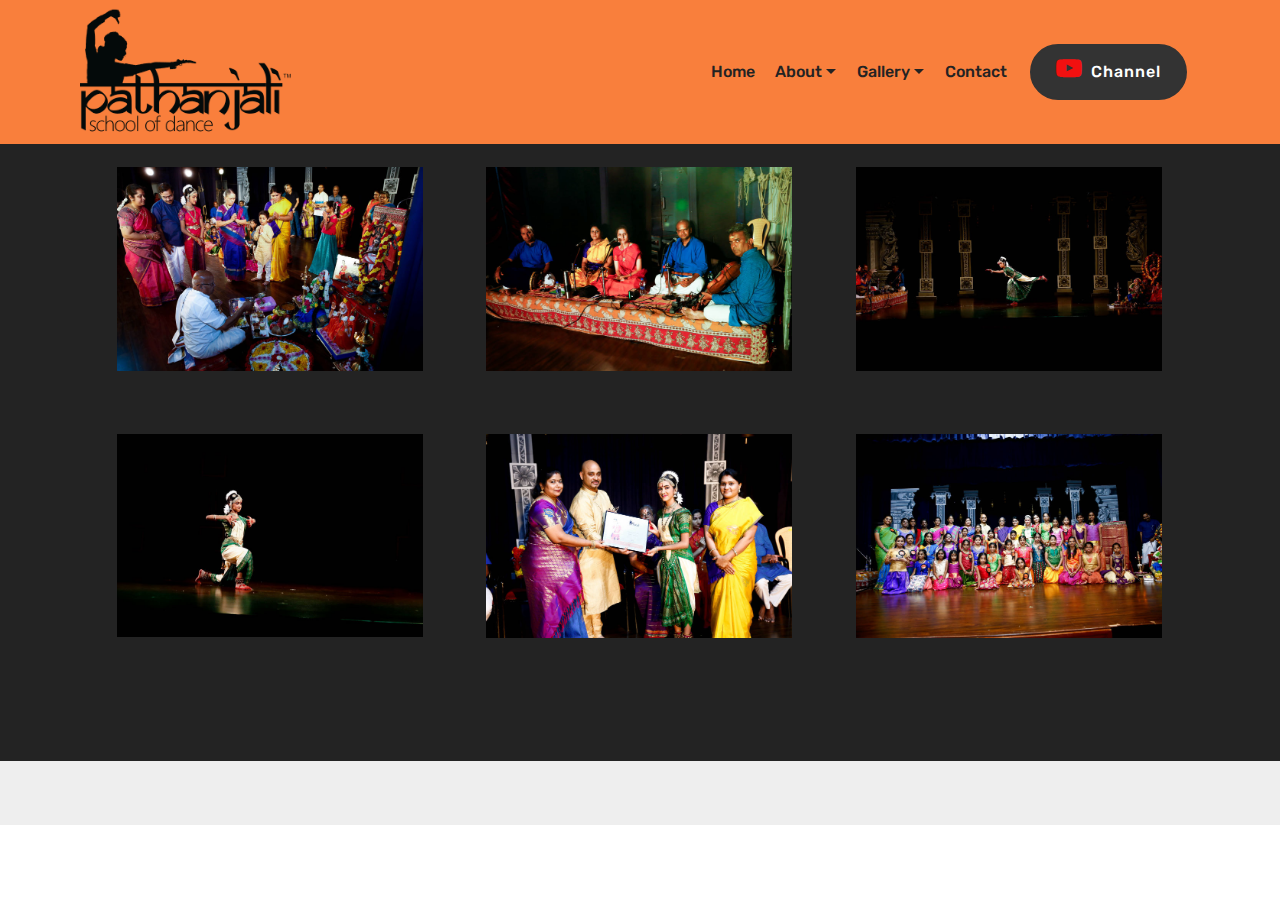
<file: MM_arangetram.html>
<!DOCTYPE html>
<html  >
<head>
  <!-- Site made with Mobirise Website Builder v5.6.3, https://mobirise.com -->
  <meta charset="UTF-8">
  <meta http-equiv="X-UA-Compatible" content="IE=edge">
  <meta name="generator" content="Mobirise v5.6.3, mobirise.com">
  <meta name="viewport" content="width=device-width, initial-scale=1, minimum-scale=1">
  <link rel="shortcut icon" href="assets/images/pathanjali-logo-transparent-256x155.png" type="image/x-icon">
  <meta name="description" content="Inaugural arangetram of Pathanajali School of dance
Kumari.M.Mirudhula">
  
  
  <title>Madhumitha Arangetram</title>
  <link rel="stylesheet" href="assets/web/assets/mobirise-icons/mobirise-icons.css">
  <link rel="stylesheet" href="assets/bootstrap/css/bootstrap.min.css">
  <link rel="stylesheet" href="assets/bootstrap/css/bootstrap-grid.min.css">
  <link rel="stylesheet" href="assets/bootstrap/css/bootstrap-reboot.min.css">
  <link rel="stylesheet" href="assets/tether/tether.min.css">
  <link rel="stylesheet" href="assets/dropdown/css/style.css">
  <link rel="stylesheet" href="assets/socicon/css/styles.css">
  <link rel="stylesheet" href="assets/theme/css/style.css">
  <link rel="stylesheet" href="assets/gallery/style.css">
  <link rel="preload" href="https://fonts.googleapis.com/css?family=Rubik:300,400,500,600,700,800,900,300i,400i,500i,600i,700i,800i,900i&display=swap" as="style" onload="this.onload=null;this.rel='stylesheet'">
  <noscript><link rel="stylesheet" href="https://fonts.googleapis.com/css?family=Rubik:300,400,500,600,700,800,900,300i,400i,500i,600i,700i,800i,900i&display=swap"></noscript>
  <link rel="preload" as="style" href="assets/mobirise/css/mbr-additional.css"><link rel="stylesheet" href="assets/mobirise/css/mbr-additional.css" type="text/css">
  
  
  
  
</head>
<body>
  
  <section class="menu cid-ru54AmKyOi" once="menu" id="menu2-17">

    

    <nav class="navbar navbar-expand beta-menu navbar-dropdown align-items-center navbar-fixed-top navbar-toggleable-sm">
        <button class="navbar-toggler navbar-toggler-right" type="button" data-toggle="collapse" data-target="#navbarSupportedContent" aria-controls="navbarSupportedContent" aria-expanded="false" aria-label="Toggle navigation">
            <div class="hamburger">
                <span></span>
                <span></span>
                <span></span>
                <span></span>
            </div>
        </button>
        <div class="menu-logo">
            <div class="navbar-brand">
                <span class="navbar-logo">
                    <a href="index.html">
                        <img src="assets/images/pathanjali-logo-transparent-256x155.png" alt="Pathanjali School of dance" title="www.VidyaSPathanjali.org" style="height: 8rem;">
                    </a>
                </span>
                
            </div>
        </div>
        <div class="collapse navbar-collapse" id="navbarSupportedContent">
            <ul class="navbar-nav nav-dropdown" data-app-modern-menu="true"><li class="nav-item">
                    <a class="nav-link link text-primary display-4" href="index.html">
                        Home</a>
                </li>
                <li class="nav-item dropdown">
                    <a class="nav-link link dropdown-toggle text-primary display-4" href="https://mobirise.com" data-toggle="dropdown-submenu" aria-expanded="false">
                        About</a><div class="dropdown-menu"><a class="dropdown-item text-primary display-4" href="pathanjali.html">Pathanjali</a><a class="dropdown-item text-primary display-4" href="guru.html" aria-expanded="false">Guru</a><a class="dropdown-item text-primary display-4" href="artiste.html" aria-expanded="false">Artiste</a></div>
                </li><li class="nav-item dropdown"><a class="nav-link link text-primary dropdown-toggle display-4" href="https://mobirise.com" aria-expanded="false" data-toggle="dropdown-submenu">
                        Gallery</a><div class="dropdown-menu"><a class="text-primary dropdown-item display-4" href="10thanniversary.html" aria-expanded="false">10th Anniversay</a><a class="text-primary dropdown-item display-4" href="HHarangetram.html" aria-expanded="false">Harini Haritha Arangetram</a><a class="text-primary dropdown-item display-4" href="MarchArangetram.html" aria-expanded="false">March Group Arangetram</a><a class="text-primary dropdown-item display-4" href="Iniya.html" aria-expanded="false">Iniya Arangetram</a><a class="text-primary dropdown-item display-4" href="MM_arangetram.html" aria-expanded="false">Madhumitha Arangetram</a><a class="text-primary dropdown-item display-4" href="MMarangetram.html" aria-expanded="false">Mirudhula Arangetram</a></div></li><li class="nav-item"><a class="nav-link link text-primary display-4" href="contactus.html">Contact</a></li></ul>
            <div class="navbar-buttons mbr-section-btn"><a class="btn btn-sm btn-black display-7" href="https://www.youtube.com/PathanjaliSchoolofDance" target="_blank"><span class="socicon socicon-youtube mbr-iconfont mbr-iconfont-btn" style="color: rgb(242, 16, 16);"></span>
                    
                    Channel</a></div>
        </div>
    </nav>
</section>

<section class="mbr-gallery mbr-slider-carousel cid-ru54AnBOmG" id="gallery1-18">

    

    <div class="container">
        <div><!-- Filter --><!-- Gallery --><div class="mbr-gallery-row"><div class="mbr-gallery-layout-default"><div><div><div class="mbr-gallery-item mbr-gallery-item--p4" data-video-url="false" data-tags="Creative"><div href="#lb-gallery1-18" data-slide-to="0" data-bs-slide-to="0" data-toggle="modal" data-bs-toggle="modal"><img src="assets/images/q3a1557-2000x1333-800x533.jpg" alt="" title=""><span class="icon-focus"></span></div></div><div class="mbr-gallery-item mbr-gallery-item--p4" data-video-url="false" data-tags="Creative"><div href="#lb-gallery1-18" data-slide-to="1" data-bs-slide-to="1" data-toggle="modal" data-bs-toggle="modal"><img src="assets/images/q3a1581-2000x1333-800x533.jpg" alt="" title=""><span class="icon-focus"></span></div></div><div class="mbr-gallery-item mbr-gallery-item--p4" data-video-url="false" data-tags="Creative"><div href="#lb-gallery1-18" data-slide-to="2" data-bs-slide-to="2" data-toggle="modal" data-bs-toggle="modal"><img src="assets/images/q3a2295-2000x1333-800x533.jpg" alt="" title=""><span class="icon-focus"></span></div></div><div class="mbr-gallery-item mbr-gallery-item--p4" data-video-url="false" data-tags="Creative"><div href="#lb-gallery1-18" data-slide-to="3" data-bs-slide-to="3" data-toggle="modal" data-bs-toggle="modal"><img src="assets/images/q3a2302-2000x1330-800x532.jpg" alt="" title=""><span class="icon-focus"></span></div></div><div class="mbr-gallery-item mbr-gallery-item--p4" data-video-url="false" data-tags="Creative"><div href="#lb-gallery1-18" data-slide-to="4" data-bs-slide-to="4" data-toggle="modal" data-bs-toggle="modal"><img src="assets/images/q3a2381-2000x1333-800x533.jpg" alt="" title=""><span class="icon-focus"></span></div></div><div class="mbr-gallery-item mbr-gallery-item--p4" data-video-url="false" data-tags="Creative"><div href="#lb-gallery1-18" data-slide-to="5" data-bs-slide-to="5" data-toggle="modal" data-bs-toggle="modal"><img src="assets/images/q3a2395-1-2000x1333-800x533.jpg" alt="" title=""><span class="icon-focus"></span></div></div></div></div><div class="clearfix"></div></div></div><!-- Lightbox --><div data-app-prevent-settings="" class="mbr-slider modal fade carousel slide" tabindex="-1" data-keyboard="true" data-bs-keyboard="true" data-interval="false" data-bs-interval="false" id="lb-gallery1-18"><div class="modal-dialog"><div class="modal-content"><div class="modal-body"><div class="carousel-inner"><div class="carousel-item"><img src="assets/images/q3a1557-2000x1333.jpg" alt="" title=""></div><div class="carousel-item active"><img src="assets/images/q3a1581-2000x1333.jpg" alt="" title=""></div><div class="carousel-item"><img src="assets/images/q3a2295-2000x1333.jpg" alt="" title=""></div><div class="carousel-item"><img src="assets/images/q3a2302-2000x1330.jpg" alt="" title=""></div><div class="carousel-item"><img src="assets/images/q3a2381-2000x1333.jpg" alt="" title=""></div><div class="carousel-item"><img src="assets/images/q3a2395-1-2000x1333.jpg" alt="" title=""></div></div><a class="carousel-control carousel-control-prev" role="button" data-slide="prev" data-bs-slide="prev" href="#lb-gallery1-18"><span class="mbri-left mbr-iconfont" aria-hidden="true"></span><span class="sr-only visually-hidden">Previous</span></a><a class="carousel-control carousel-control-next" role="button" data-slide="next" data-bs-slide="next" href="#lb-gallery1-18"><span class="mbri-right mbr-iconfont" aria-hidden="true"></span><span class="sr-only visually-hidden">Next</span></a><a class="close" href="#" role="button" data-dismiss="modal" data-bs-dismiss="modal"><span class="sr-only visually-hidden">Close</span></a></div></div></div></div></div>
    </div>

</section><section class="display-7" style="padding: 0;align-items: center;justify-content: center;flex-wrap: wrap;    align-content: center;display: flex;position: relative;height: 4rem;"><a href="https://mobiri.se/727244" style="flex: 1 1;height: 4rem;position: absolute;width: 100%;z-index: 1;"><img alt="" style="height: 4rem;" src="[data-uri]"></a><p style="margin: 0;text-align: center;" class="display-7"> &#8204;</p><a style="z-index:1" href="https://mobirise.com/html-builder.html"> </a></section><script src="assets/popper/popper.min.js"></script>  <script src="assets/web/assets/jquery/jquery.min.js"></script>  <script src="assets/bootstrap/js/bootstrap.min.js"></script>  <script src="assets/tether/tether.min.js"></script>  <script src="assets/smoothscroll/smooth-scroll.js"></script>  <script src="assets/dropdown/js/nav-dropdown.js"></script>  <script src="assets/dropdown/js/navbar-dropdown.js"></script>  <script src="assets/touchswipe/jquery.touch-swipe.min.js"></script>  <script src="assets/masonry/masonry.pkgd.min.js"></script>  <script src="assets/imagesloaded/imagesloaded.pkgd.min.js"></script>  <script src="assets/bootstrapcarouselswipe/bootstrap-carousel-swipe.js"></script>  <script src="assets/vimeoplayer/jquery.mb.vimeo_player.js"></script>  <script src="assets/theme/js/script.js"></script>  <script src="assets/gallery/player.min.js"></script>  <script src="assets/gallery/script.js"></script>  <script src="assets/slidervideo/script.js"></script>  
  
  
</body>
</html>
</file>
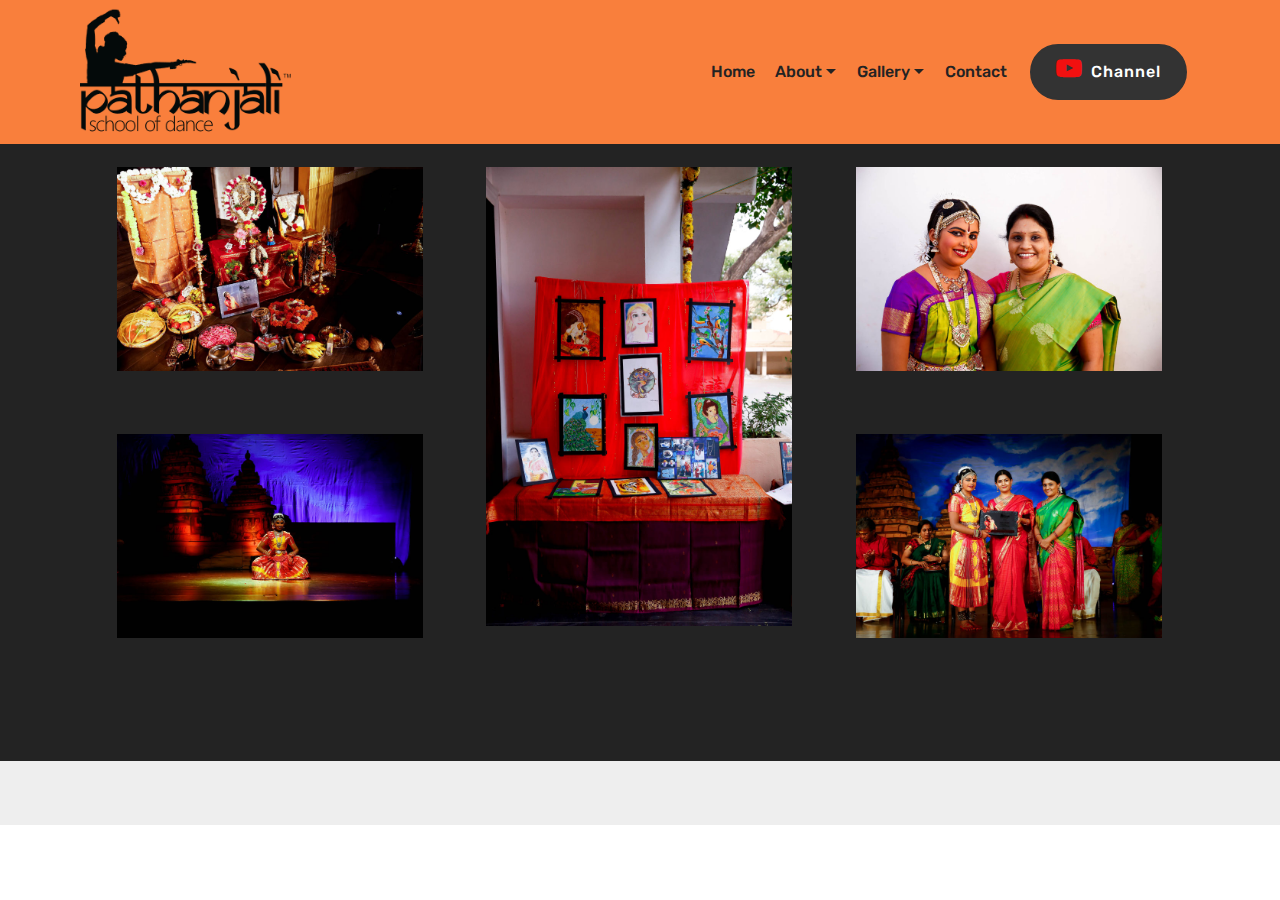
<file: MMarangetram.html>
<!DOCTYPE html>
<html  >
<head>
  <!-- Site made with Mobirise Website Builder v5.6.3, https://mobirise.com -->
  <meta charset="UTF-8">
  <meta http-equiv="X-UA-Compatible" content="IE=edge">
  <meta name="generator" content="Mobirise v5.6.3, mobirise.com">
  <meta name="viewport" content="width=device-width, initial-scale=1, minimum-scale=1">
  <link rel="shortcut icon" href="assets/images/pathanjali-logo-transparent-256x155.png" type="image/x-icon">
  <meta name="description" content="Inaugural arangetram of Pathanajali School of dance
Kumari.M.Mirudhula">
  
  
  <title>Mirudhula Arangetram</title>
  <link rel="stylesheet" href="assets/web/assets/mobirise-icons/mobirise-icons.css">
  <link rel="stylesheet" href="assets/bootstrap/css/bootstrap.min.css">
  <link rel="stylesheet" href="assets/bootstrap/css/bootstrap-grid.min.css">
  <link rel="stylesheet" href="assets/bootstrap/css/bootstrap-reboot.min.css">
  <link rel="stylesheet" href="assets/tether/tether.min.css">
  <link rel="stylesheet" href="assets/dropdown/css/style.css">
  <link rel="stylesheet" href="assets/socicon/css/styles.css">
  <link rel="stylesheet" href="assets/theme/css/style.css">
  <link rel="stylesheet" href="assets/gallery/style.css">
  <link rel="preload" href="https://fonts.googleapis.com/css?family=Rubik:300,400,500,600,700,800,900,300i,400i,500i,600i,700i,800i,900i&display=swap" as="style" onload="this.onload=null;this.rel='stylesheet'">
  <noscript><link rel="stylesheet" href="https://fonts.googleapis.com/css?family=Rubik:300,400,500,600,700,800,900,300i,400i,500i,600i,700i,800i,900i&display=swap"></noscript>
  <link rel="preload" as="style" href="assets/mobirise/css/mbr-additional.css"><link rel="stylesheet" href="assets/mobirise/css/mbr-additional.css" type="text/css">
  
  
  
  
</head>
<body>
  
  <section class="menu cid-rhmEbdrVmS" once="menu" id="menu2-13">

    

    <nav class="navbar navbar-expand beta-menu navbar-dropdown align-items-center navbar-fixed-top navbar-toggleable-sm">
        <button class="navbar-toggler navbar-toggler-right" type="button" data-toggle="collapse" data-target="#navbarSupportedContent" aria-controls="navbarSupportedContent" aria-expanded="false" aria-label="Toggle navigation">
            <div class="hamburger">
                <span></span>
                <span></span>
                <span></span>
                <span></span>
            </div>
        </button>
        <div class="menu-logo">
            <div class="navbar-brand">
                <span class="navbar-logo">
                    <a href="index.html">
                        <img src="assets/images/pathanjali-logo-transparent-256x155.png" alt="Pathanjali School of dance" title="www.VidyaSPathanjali.org" style="height: 8rem;">
                    </a>
                </span>
                
            </div>
        </div>
        <div class="collapse navbar-collapse" id="navbarSupportedContent">
            <ul class="navbar-nav nav-dropdown" data-app-modern-menu="true"><li class="nav-item">
                    <a class="nav-link link text-primary display-4" href="index.html">
                        Home</a>
                </li>
                <li class="nav-item dropdown">
                    <a class="nav-link link dropdown-toggle text-primary display-4" href="https://mobirise.com" data-toggle="dropdown-submenu" aria-expanded="false">
                        About</a><div class="dropdown-menu"><a class="dropdown-item text-primary display-4" href="pathanjali.html">Pathanjali</a><a class="dropdown-item text-primary display-4" href="guru.html" aria-expanded="false">Guru</a><a class="dropdown-item text-primary display-4" href="artiste.html" aria-expanded="false">Artiste</a></div>
                </li><li class="nav-item dropdown"><a class="nav-link link text-primary dropdown-toggle display-4" href="https://mobirise.com" aria-expanded="false" data-toggle="dropdown-submenu">
                        Gallery</a><div class="dropdown-menu"><a class="text-primary dropdown-item display-4" href="10thanniversary.html" aria-expanded="false">10th Anniversay</a><a class="text-primary dropdown-item display-4" href="HHarangetram.html" aria-expanded="false">Harini Haritha Arangetram</a><a class="text-primary dropdown-item display-4" href="MarchArangetram.html" aria-expanded="false">March Group Arangetram</a><a class="text-primary dropdown-item display-4" href="Iniya.html" aria-expanded="false">Iniya Arangetram</a><a class="text-primary dropdown-item display-4" href="MM_arangetram.html" aria-expanded="false">Madhumitha Arangetram</a><a class="text-primary dropdown-item display-4" href="MMarangetram.html" aria-expanded="false">Mirudhula Arangetram</a></div></li><li class="nav-item"><a class="nav-link link text-primary display-4" href="contactus.html">Contact</a></li></ul>
            <div class="navbar-buttons mbr-section-btn"><a class="btn btn-sm btn-black display-7" href="https://www.youtube.com/PathanjaliSchoolofDance" target="_blank"><span class="socicon socicon-youtube mbr-iconfont mbr-iconfont-btn" style="color: rgb(242, 16, 16);"></span>
                    
                    Channel</a></div>
        </div>
    </nav>
</section>

<section class="mbr-gallery mbr-slider-carousel cid-rhmG8vsnil" id="gallery1-16">

    

    <div class="container">
        <div><!-- Filter --><!-- Gallery --><div class="mbr-gallery-row"><div class="mbr-gallery-layout-default"><div><div><div class="mbr-gallery-item mbr-gallery-item--p4" data-video-url="false" data-tags="Creative"><div href="#lb-gallery1-16" data-slide-to="0" data-bs-slide-to="0" data-toggle="modal" data-bs-toggle="modal"><img src="assets/images/q3a5954-2000x1333-800x533.jpg" alt="" title=""><span class="icon-focus"></span></div></div><div class="mbr-gallery-item mbr-gallery-item--p4" data-video-url="false" data-tags="Animated"><div href="#lb-gallery1-16" data-slide-to="1" data-bs-slide-to="1" data-toggle="modal" data-bs-toggle="modal"><img src="assets/images/q3a5895-2000x3000-800x1200.jpg" alt="" title=""><span class="icon-focus"></span></div></div><div class="mbr-gallery-item mbr-gallery-item--p4" data-video-url="false" data-tags="Awesome"><div href="#lb-gallery1-16" data-slide-to="2" data-bs-slide-to="2" data-toggle="modal" data-bs-toggle="modal"><img src="assets/images/q3a5946-2000x1333-800x533.jpg" alt="" title=""><span class="icon-focus"></span></div></div><div class="mbr-gallery-item mbr-gallery-item--p4" data-video-url="false" data-tags="Awesome"><div href="#lb-gallery1-16" data-slide-to="3" data-bs-slide-to="3" data-toggle="modal" data-bs-toggle="modal"><img src="assets/images/q3a6523-2000x1333-800x533.jpg" alt="" title=""><span class="icon-focus"></span></div></div><div class="mbr-gallery-item mbr-gallery-item--p4" data-video-url="false" data-tags="Responsive"><div href="#lb-gallery1-16" data-slide-to="4" data-bs-slide-to="4" data-toggle="modal" data-bs-toggle="modal"><img src="assets/images/q3a6499-2000x1333-800x533.jpg" alt="" title=""><span class="icon-focus"></span></div></div></div></div><div class="clearfix"></div></div></div><!-- Lightbox --><div data-app-prevent-settings="" class="mbr-slider modal fade carousel slide" tabindex="-1" data-keyboard="true" data-bs-keyboard="true" data-interval="false" data-bs-interval="false" id="lb-gallery1-16"><div class="modal-dialog"><div class="modal-content"><div class="modal-body"><div class="carousel-inner"><div class="carousel-item"><img src="assets/images/q3a5954-2000x1333.jpg" alt="" title=""></div><div class="carousel-item"><img src="assets/images/q3a5895-2000x3000.jpg" alt="" title=""></div><div class="carousel-item"><img src="assets/images/q3a5946-2000x1333.jpg" alt="" title=""></div><div class="carousel-item"><img src="assets/images/q3a6523-2000x1333.jpg" alt="" title=""></div><div class="carousel-item active"><img src="assets/images/q3a6499-2000x1333.jpg" alt="" title=""></div></div><a class="carousel-control carousel-control-prev" role="button" data-slide="prev" data-bs-slide="prev" href="#lb-gallery1-16"><span class="mbri-left mbr-iconfont" aria-hidden="true"></span><span class="sr-only visually-hidden">Previous</span></a><a class="carousel-control carousel-control-next" role="button" data-slide="next" data-bs-slide="next" href="#lb-gallery1-16"><span class="mbri-right mbr-iconfont" aria-hidden="true"></span><span class="sr-only visually-hidden">Next</span></a><a class="close" href="#" role="button" data-dismiss="modal" data-bs-dismiss="modal"><span class="sr-only visually-hidden">Close</span></a></div></div></div></div></div>
    </div>

</section><section class="display-7" style="padding: 0;align-items: center;justify-content: center;flex-wrap: wrap;    align-content: center;display: flex;position: relative;height: 4rem;"><a href="https://mobiri.se/727244" style="flex: 1 1;height: 4rem;position: absolute;width: 100%;z-index: 1;"><img alt="" style="height: 4rem;" src="[data-uri]"></a><p style="margin: 0;text-align: center;" class="display-7">  &#8204;</p><a style="z-index:1" href="https://mobirise.com/website-design-software.html"> </a></section><script src="assets/popper/popper.min.js"></script>  <script src="assets/web/assets/jquery/jquery.min.js"></script>  <script src="assets/bootstrap/js/bootstrap.min.js"></script>  <script src="assets/tether/tether.min.js"></script>  <script src="assets/smoothscroll/smooth-scroll.js"></script>  <script src="assets/dropdown/js/nav-dropdown.js"></script>  <script src="assets/dropdown/js/navbar-dropdown.js"></script>  <script src="assets/touchswipe/jquery.touch-swipe.min.js"></script>  <script src="assets/masonry/masonry.pkgd.min.js"></script>  <script src="assets/imagesloaded/imagesloaded.pkgd.min.js"></script>  <script src="assets/bootstrapcarouselswipe/bootstrap-carousel-swipe.js"></script>  <script src="assets/vimeoplayer/jquery.mb.vimeo_player.js"></script>  <script src="assets/theme/js/script.js"></script>  <script src="assets/gallery/player.min.js"></script>  <script src="assets/gallery/script.js"></script>  <script src="assets/slidervideo/script.js"></script>  
  
  
</body>
</html>
</file>
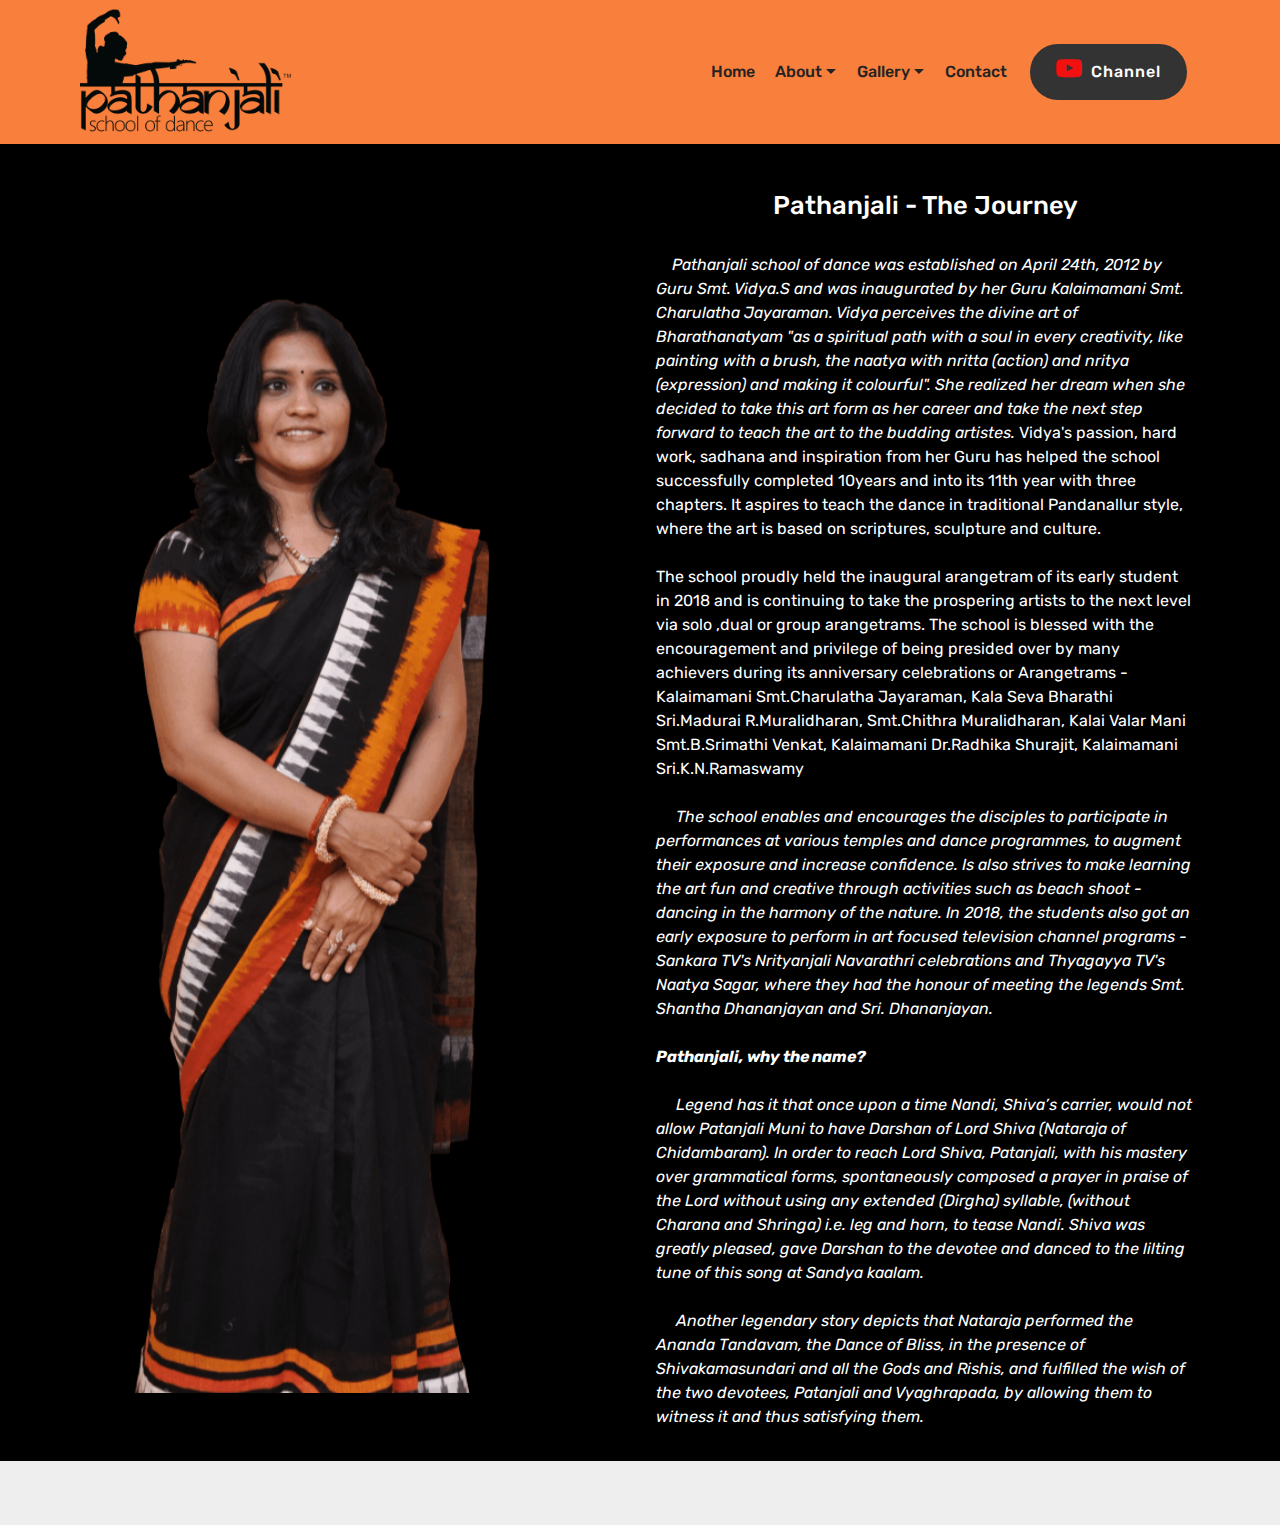
<file: pathanjali.html>
<!DOCTYPE html>
<html  >
<head>
  <!-- Site made with Mobirise Website Builder v5.6.3, https://mobirise.com -->
  <meta charset="UTF-8">
  <meta http-equiv="X-UA-Compatible" content="IE=edge">
  <meta name="generator" content="Mobirise v5.6.3, mobirise.com">
  <meta name="viewport" content="width=device-width, initial-scale=1, minimum-scale=1">
  <link rel="shortcut icon" href="assets/images/pathanjali-logo-transparent-256x155.png" type="image/x-icon">
  <meta name="description" content="Pathanjali school of dance">
  
  
  <title>Pathanjali School Of Dance</title>
  <link rel="stylesheet" href="assets/bootstrap/css/bootstrap.min.css">
  <link rel="stylesheet" href="assets/bootstrap/css/bootstrap-grid.min.css">
  <link rel="stylesheet" href="assets/bootstrap/css/bootstrap-reboot.min.css">
  <link rel="stylesheet" href="assets/tether/tether.min.css">
  <link rel="stylesheet" href="assets/dropdown/css/style.css">
  <link rel="stylesheet" href="assets/socicon/css/styles.css">
  <link rel="stylesheet" href="assets/theme/css/style.css">
  <link rel="preload" href="https://fonts.googleapis.com/css?family=Rubik:300,400,500,600,700,800,900,300i,400i,500i,600i,700i,800i,900i&display=swap" as="style" onload="this.onload=null;this.rel='stylesheet'">
  <noscript><link rel="stylesheet" href="https://fonts.googleapis.com/css?family=Rubik:300,400,500,600,700,800,900,300i,400i,500i,600i,700i,800i,900i&display=swap"></noscript>
  <link rel="preload" as="style" href="assets/mobirise/css/mbr-additional.css"><link rel="stylesheet" href="assets/mobirise/css/mbr-additional.css" type="text/css">
  
  
  
  
</head>
<body>
  
  <section class="menu cid-raiiouL3W1" once="menu" id="menu2-l">

    

    <nav class="navbar navbar-expand beta-menu navbar-dropdown align-items-center navbar-fixed-top navbar-toggleable-sm">
        <button class="navbar-toggler navbar-toggler-right" type="button" data-toggle="collapse" data-target="#navbarSupportedContent" aria-controls="navbarSupportedContent" aria-expanded="false" aria-label="Toggle navigation">
            <div class="hamburger">
                <span></span>
                <span></span>
                <span></span>
                <span></span>
            </div>
        </button>
        <div class="menu-logo">
            <div class="navbar-brand">
                <span class="navbar-logo">
                    <a href="index.html">
                        <img src="assets/images/pathanjali-logo-transparent-256x155.png" alt="Pathanjali School of dance" title="www.VidyaSPathanjali.org" style="height: 8rem;">
                    </a>
                </span>
                
            </div>
        </div>
        <div class="collapse navbar-collapse" id="navbarSupportedContent">
            <ul class="navbar-nav nav-dropdown" data-app-modern-menu="true"><li class="nav-item">
                    <a class="nav-link link text-primary display-4" href="index.html">
                        Home</a>
                </li>
                <li class="nav-item dropdown">
                    <a class="nav-link link dropdown-toggle text-primary display-4" href="https://mobirise.com" data-toggle="dropdown-submenu" aria-expanded="false">
                        About</a><div class="dropdown-menu"><a class="dropdown-item text-primary display-4" href="pathanjali.html">Pathanjali</a><a class="dropdown-item text-primary display-4" href="guru.html" aria-expanded="false">Guru</a><a class="dropdown-item text-primary display-4" href="artiste.html" aria-expanded="false">Artiste</a></div>
                </li><li class="nav-item dropdown"><a class="nav-link link text-primary dropdown-toggle display-4" href="https://mobirise.com" aria-expanded="false" data-toggle="dropdown-submenu">
                        Gallery</a><div class="dropdown-menu"><a class="text-primary dropdown-item display-4" href="10thanniversary.html" aria-expanded="false">10th Anniversay</a><a class="text-primary dropdown-item display-4" href="HHarangetram.html" aria-expanded="false">Harini Haritha Arangetram</a><a class="text-primary dropdown-item display-4" href="MarchArangetram.html" aria-expanded="false">March Group Arangetram</a><a class="text-primary dropdown-item display-4" href="Iniya.html" aria-expanded="false">Iniya Arangetram</a><a class="text-primary dropdown-item display-4" href="MM_arangetram.html" aria-expanded="false">Madhumitha Arangetram</a><a class="text-primary dropdown-item display-4" href="MMarangetram.html" aria-expanded="false">Mirudhula Arangetram</a></div></li><li class="nav-item"><a class="nav-link link text-primary display-4" href="contactus.html">Contact</a></li></ul>
            <div class="navbar-buttons mbr-section-btn"><a class="btn btn-sm btn-black display-7" href="https://www.youtube.com/PathanjaliSchoolofDance" target="_blank"><span class="socicon socicon-youtube mbr-iconfont mbr-iconfont-btn" style="color: rgb(242, 16, 16);"></span>
                    
                    Channel</a></div>
        </div>
    </nav>
</section>

<section once="" class="cid-raiioxZKtv" id="footer6-n">

    

    

    <div class="container">
        <div class="media-container-row align-center mbr-white">
            <div class="col-12">
                <p class="mbr-text mb-0 mbr-fonts-style display-7"></p><p><em>
                    </em><em>© 2022 Pathanjali School of Dance. All rights reserved.&nbsp;</em></p><p></p>
            </div>
        </div>
    </div>
</section>

<section class="header3 cid-raiouPGdK8" id="header3-o">

    

    

    <div class="container">
        <div class="media-container-row">
            <div class="mbr-figure" style="width: 100%;">
                <img src="assets/images/vs1-1-1014x1527.png" alt="Mobirise" title="">
            </div>

            <div class="media-content">
                <h1 class="mbr-section-title mbr-white pb-3 mbr-fonts-style display-5">
                    Pathanjali - The Journey</h1>
                
                <div class="mbr-section-text mbr-white pb-3 ">
                    <p class="mbr-text mbr-fonts-style display-7"></p><p><em>&nbsp;&nbsp;&nbsp;&nbsp;Pathanjali school of dance was established on April 24th, 2012 by Guru Smt. Vidya.S and was inaugurated by her Guru Kalaimamani Smt. Charulatha Jayaraman. Vidya perceives the divine art of Bharathanatyam "as a spiritual path with a soul in every creativity, like painting with a brush, the naatya with nritta (action) and nritya (expression) and making it colourful". She realized her dream when she decided to take this art form as her career and take the next step forward to teach the art to the budding artistes.&nbsp;</em>Vidya's passion, hard work, sadhana and inspiration from her Guru has helped the school successfully completed 10years and into its 11th year with three chapters. It aspires to teach the dance in traditional Pandanallur style, where the art is based on scriptures, sculpture and culture.
<br>
<br>The school proudly held the inaugural arangetram of its early student in 2018 and is continuing to take the prospering artists to the next level via solo ,dual or group arangetrams. The school is blessed with the encouragement and privilege of being presided over by many achievers during its anniversary celebrations or Arangetrams - Kalaimamani Smt.Charulatha Jayaraman, Kala Seva Bharathi Sri.Madurai R.Muralidharan, Smt.Chithra Muralidharan, Kalai Valar Mani Smt.B.Srimathi Venkat, Kalaimamani Dr.Radhika Shurajit, Kalaimamani Sri.K.N.Ramaswamy
<br><em><br></em><em>&nbsp; &nbsp; &nbsp;The school enables and encourages the disciples to participate in performances at various temples and dance programmes, to augment their exposure and increase confidence. Is also strives to make learning the art fun and creative through activities such as beach shoot - dancing in the harmony of the nature. In 2018, the students also got an early exposure to perform in art focused television channel programs - Sankara TV's Nrityanjali Navarathri celebrations and Thyagayya TV's Naatya Sagar, where they had the honour of meeting the legends Smt. Shantha Dhananjayan and Sri. Dhananjayan.
<br>
<br><strong>Pathanjali, why the name?
<br></strong>
&nbsp;&nbsp;&nbsp;&nbsp;<br>&nbsp;&nbsp;&nbsp;&nbsp;&nbsp;Legend has it that once upon a time Nandi, Shiva’s carrier, would not allow Patanjali Muni to have Darshan of Lord Shiva (Nataraja of Chidambaram). In order to reach Lord Shiva, Patanjali, with his mastery over grammatical forms, spontaneously composed a prayer in praise of the Lord without using any extended (Dirgha) syllable, (without Charana and Shringa) i.e. leg and horn, to tease Nandi. Shiva was greatly pleased, gave Darshan to the devotee and danced to the lilting tune of this song at Sandya kaalam.
<br>  
<br>&nbsp;&nbsp;&nbsp;&nbsp;&nbsp;Another legendary story depicts that Nataraja performed the Ananda Tandavam, the Dance of Bliss, in the presence of Shivakamasundari and all the Gods and Rishis, and fulfilled the wish of the two devotees, Patanjali and Vyaghrapada, by allowing them to witness it and thus satisfying them.</em><br></p><p></p>
                </div>
                
            </div>
        </div>
    </div>

</section><section class="display-7" style="padding: 0;align-items: center;justify-content: center;flex-wrap: wrap;    align-content: center;display: flex;position: relative;height: 4rem;"><a href="https://mobiri.se/727244" style="flex: 1 1;height: 4rem;position: absolute;width: 100%;z-index: 1;"><img alt="" style="height: 4rem;" src="[data-uri]"></a><p style="margin: 0;text-align: center;" class="display-7">  &#8204;</p><a style="z-index:1" href="https://mobirise.com/web-page-maker.html"> </a></section><script src="assets/popper/popper.min.js"></script>  <script src="assets/web/assets/jquery/jquery.min.js"></script>  <script src="assets/bootstrap/js/bootstrap.min.js"></script>  <script src="assets/tether/tether.min.js"></script>  <script src="assets/smoothscroll/smooth-scroll.js"></script>  <script src="assets/dropdown/js/nav-dropdown.js"></script>  <script src="assets/dropdown/js/navbar-dropdown.js"></script>  <script src="assets/touchswipe/jquery.touch-swipe.min.js"></script>  <script src="assets/theme/js/script.js"></script>  
  
  
</body>
</html>
</file>
<file: assets/dropdown/css/style.css>
.navbar-dropdown {
  left: 0;
  padding: 0;
  position: absolute;
  right: 0;
  top: 0;
  transition: all 0.45s ease;
  z-index: 1030;
  background: #282828; }
  .navbar-dropdown .navbar-logo {
    margin-right: 0.8rem;
    transition: margin 0.3s ease-in-out;
    vertical-align: middle; }
    .navbar-dropdown .navbar-logo img {
      height: 3.125rem;
      transition: all 0.3s ease-in-out; }
    .navbar-dropdown .navbar-logo.mbr-iconfont {
      font-size: 3.125rem;
      line-height: 3.125rem; }
  .navbar-dropdown .navbar-caption {
    font-weight: 700;
    white-space: normal;
    vertical-align: -4px;
    line-height: 3.125rem !important; }
    .navbar-dropdown .navbar-caption, .navbar-dropdown .navbar-caption:hover {
      color: inherit;
      text-decoration: none; }
  .navbar-dropdown .mbr-iconfont + .navbar-caption {
    vertical-align: -1px; }
  .navbar-dropdown.navbar-fixed-top {
    position: fixed; }
  .navbar-dropdown .navbar-brand span {
    vertical-align: -4px; }
  .navbar-dropdown.bg-color.transparent {
    background: none; }
  .navbar-dropdown.navbar-short .navbar-brand {
    padding: 0.625rem 0; }
    .navbar-dropdown.navbar-short .navbar-brand span {
      vertical-align: -1px; }
  .navbar-dropdown.navbar-short .navbar-caption {
    line-height: 2.375rem !important;
    vertical-align: -2px; }
  .navbar-dropdown.navbar-short .navbar-logo {
    margin-right: 0.5rem; }
    .navbar-dropdown.navbar-short .navbar-logo img {
      height: 2.375rem; }
    .navbar-dropdown.navbar-short .navbar-logo.mbr-iconfont {
      font-size: 2.375rem;
      line-height: 2.375rem; }
  .navbar-dropdown.navbar-short .mbr-table-cell {
    height: 3.625rem; }
  .navbar-dropdown .navbar-close {
    left: 0.6875rem;
    position: fixed;
    top: 0.75rem;
    z-index: 1000; }
  .navbar-dropdown .hamburger-icon {
    content: "";
    display: inline-block;
    vertical-align: middle;
    width: 16px;
    -webkit-box-shadow: 0 -6px 0 1px #282828,0 0 0 1px #282828,0 6px 0 1px #282828;
    -moz-box-shadow: 0 -6px 0 1px #282828,0 0 0 1px #282828,0 6px 0 1px #282828;
    box-shadow: 0 -6px 0 1px #282828,0 0 0 1px #282828,0 6px 0 1px #282828; }

.dropdown-menu .dropdown-toggle[data-toggle="dropdown-submenu"]::after {
  border-bottom: 0.35em solid transparent;
  border-left: 0.35em solid;
  border-right: 0;
  border-top: 0.35em solid transparent;
  margin-left: 0.3rem; }

.dropdown-menu .dropdown-item:focus {
  outline: 0; }

.nav-dropdown {
  font-size: 0.75rem;
  font-weight: 500;
  height: auto !important; }
  .nav-dropdown .nav-btn {
    padding-left: 1rem; }
  .nav-dropdown .link {
    margin: .667em 1.667em;
    font-weight: 500;
    padding: 0;
    transition: color .2s ease-in-out; }
    .nav-dropdown .link.dropdown-toggle {
      margin-right: 2.583em; }
      .nav-dropdown .link.dropdown-toggle::after {
        margin-left: .25rem;
        border-top: 0.35em solid;
        border-right: 0.35em solid transparent;
        border-left: 0.35em solid transparent;
        border-bottom: 0; }
      .nav-dropdown .link.dropdown-toggle[aria-expanded="true"] {
        margin: 0;
        padding: 0.667em 3.263em  0.667em 1.667em; }
  .nav-dropdown .link::after,
  .nav-dropdown .dropdown-item::after {
    color: inherit; }
  .nav-dropdown .btn {
    font-size: 0.75rem;
    font-weight: 700;
    letter-spacing: 0;
    margin-bottom: 0;
    padding-left: 1.25rem;
    padding-right: 1.25rem; }
  .nav-dropdown .dropdown-menu {
    border-radius: 0;
    border: 0;
    left: 0;
    margin: 0;
    padding-bottom: 1.25rem;
    padding-top: 1.25rem;
    position: relative; }
  .nav-dropdown .dropdown-submenu {
    margin-left: 0.125rem;
    top: 0; }
  .nav-dropdown .dropdown-item {
    font-weight: 500;
    line-height: 2;
    padding: 0.3846em 4.615em 0.3846em 1.5385em;
    position: relative;
    transition: color .2s ease-in-out, background-color .2s ease-in-out; }
    .nav-dropdown .dropdown-item::after {
      margin-top: -0.3077em;
      position: absolute;
      right: 1.1538em;
      top: 50%; }
    .nav-dropdown .dropdown-item:focus, .nav-dropdown .dropdown-item:hover {
      background: none; }

@media (max-width: 767px) {
  .nav-dropdown.navbar-toggleable-sm {
    bottom: 0;
    display: none;
    left: 0;
    overflow-x: hidden;
    position: fixed;
    top: 0;
    transform: translateX(-100%);
    -ms-transform: translateX(-100%);
    -webkit-transform: translateX(-100%);
    width: 18.75rem;
    z-index: 999; } }
.nav-dropdown.navbar-toggleable-xl {
  bottom: 0;
  display: none;
  left: 0;
  overflow-x: hidden;
  position: fixed;
  top: 0;
  transform: translateX(-100%);
  -ms-transform: translateX(-100%);
  -webkit-transform: translateX(-100%);
  width: 18.75rem;
  z-index: 999; }

.nav-dropdown-sm {
  display: block !important;
  overflow-x: hidden;
  overflow: auto;
  padding-top: 3.875rem; }
  .nav-dropdown-sm::after {
    content: "";
    display: block;
    height: 3rem;
    width: 100%; }
  .nav-dropdown-sm.collapse.in ~ .navbar-close {
    display: block !important; }
  .nav-dropdown-sm.collapsing, .nav-dropdown-sm.collapse.in {
    transform: translateX(0);
    -ms-transform: translateX(0);
    -webkit-transform: translateX(0);
    transition: all 0.25s ease-out;
    -webkit-transition: all 0.25s ease-out;
    background: #282828; }
  .nav-dropdown-sm.collapsing[aria-expanded="false"] {
    transform: translateX(-100%);
    -ms-transform: translateX(-100%);
    -webkit-transform: translateX(-100%); }
  .nav-dropdown-sm .nav-item {
    display: block;
    margin-left: 0 !important;
    padding-left: 0; }
  .nav-dropdown-sm .link,
  .nav-dropdown-sm .dropdown-item {
    border-top: 1px dotted rgba(255, 255, 255, 0.1);
    font-size: 0.8125rem;
    line-height: 1.6;
    margin: 0 !important;
    padding: 0.875rem 2.4rem 0.875rem 1.5625rem !important;
    position: relative;
    white-space: normal; }
    .nav-dropdown-sm .link:focus, .nav-dropdown-sm .link:hover,
    .nav-dropdown-sm .dropdown-item:focus,
    .nav-dropdown-sm .dropdown-item:hover {
      background: rgba(0, 0, 0, 0.2) !important;
      color: #c0a375; }
  .nav-dropdown-sm .nav-btn {
    position: relative;
    padding: 1.5625rem 1.5625rem 0 1.5625rem; }
    .nav-dropdown-sm .nav-btn::before {
      border-top: 1px dotted rgba(255, 255, 255, 0.1);
      content: "";
      left: 0;
      position: absolute;
      top: 0;
      width: 100%; }
    .nav-dropdown-sm .nav-btn + .nav-btn {
      padding-top: 0.625rem; }
      .nav-dropdown-sm .nav-btn + .nav-btn::before {
        display: none; }
  .nav-dropdown-sm .btn {
    padding: 0.625rem 0; }
  .nav-dropdown-sm .dropdown-toggle[data-toggle="dropdown-submenu"]::after {
    margin-left: .25rem;
    border-top: 0.35em solid;
    border-right: 0.35em solid transparent;
    border-left: 0.35em solid transparent;
    border-bottom: 0; }
  .nav-dropdown-sm .dropdown-toggle[data-toggle="dropdown-submenu"][aria-expanded="true"]::after {
    border-top: 0;
    border-right: 0.35em solid transparent;
    border-left: 0.35em solid transparent;
    border-bottom: 0.35em solid; }
  .nav-dropdown-sm .dropdown-menu {
    margin: 0;
    padding: 0;
    position: relative;
    top: 0;
    left: 0;
    width: 100%;
    border: 0;
    float: none;
    border-radius: 0;
    background: none; }
  .nav-dropdown-sm .dropdown-submenu {
    left: 100%;
    margin-left: 0.125rem;
    margin-top: -1.25rem;
    top: 0; }

.navbar-toggleable-sm .nav-dropdown .dropdown-menu {
  position: absolute; }

.navbar-toggleable-sm .nav-dropdown .dropdown-submenu {
  left: 100%;
  margin-left: 0.125rem;
  margin-top: -1.25rem;
  top: 0; }

.navbar-toggleable-sm.opened .nav-dropdown .dropdown-menu {
  position: relative; }

.navbar-toggleable-sm.opened .nav-dropdown .dropdown-submenu {
  left: 0;
  margin-left: 00rem;
  margin-top: 0rem;
  top: 0; }

.is-builder .nav-dropdown.collapsing {
  transition: none !important; }

/*# sourceMappingURL=style.css.map */
</file>
<file: assets/socicon/css/styles.css>
@charset "UTF-8";

@font-face {
  font-family: "socicon";
  src:url("../fonts/socicon.eot");
  src:url("../fonts/socicon.eot?#iefix") format("embedded-opentype"),
    url("../fonts/socicon.woff") format("woff"),
    url("../fonts/socicon.ttf") format("truetype"),
    url("../fonts/socicon.svg#socicon") format("svg");
  font-weight: normal;
  font-style: normal;
  font-display:swap;
}

[data-icon]:before {
  font-family: "socicon" !important;
  content: attr(data-icon);
  font-style: normal !important;
  font-weight: normal !important;
  font-variant: normal !important;
  text-transform: none !important;
  speak: none;
  line-height: 1;
  -webkit-font-smoothing: antialiased;
  -moz-osx-font-smoothing: grayscale;
}

[class^="socicon-"]:before,
[class*=" socicon-"]:before {
  font-family: "socicon" !important;
  font-style: normal !important;
  font-weight: normal !important;
  font-variant: normal !important;
  text-transform: none !important;
  speak: none;
  line-height: 1;
  -webkit-font-smoothing: antialiased;
  -moz-osx-font-smoothing: grayscale;
}

.socicon-modelmayhem:before {
  content: "\e000";
}
.socicon-mixcloud:before {
  content: "\e001";
}
.socicon-drupal:before {
  content: "\e002";
}
.socicon-swarm:before {
  content: "\e003";
}
.socicon-istock:before {
  content: "\e004";
}
.socicon-yammer:before {
  content: "\e005";
}
.socicon-ello:before {
  content: "\e006";
}
.socicon-stackoverflow:before {
  content: "\e007";
}
.socicon-persona:before {
  content: "\e008";
}
.socicon-triplej:before {
  content: "\e009";
}
.socicon-houzz:before {
  content: "\e00a";
}
.socicon-rss:before {
  content: "\e00b";
}
.socicon-paypal:before {
  content: "\e00c";
}
.socicon-odnoklassniki:before {
  content: "\e00d";
}
.socicon-airbnb:before {
  content: "\e00e";
}
.socicon-periscope:before {
  content: "\e00f";
}
.socicon-outlook:before {
  content: "\e010";
}
.socicon-coderwall:before {
  content: "\e011";
}
.socicon-tripadvisor:before {
  content: "\e012";
}
.socicon-appnet:before {
  content: "\e013";
}
.socicon-goodreads:before {
  content: "\e014";
}
.socicon-tripit:before {
  content: "\e015";
}
.socicon-lanyrd:before {
  content: "\e016";
}
.socicon-slideshare:before {
  content: "\e017";
}
.socicon-buffer:before {
  content: "\e018";
}
.socicon-disqus:before {
  content: "\e019";
}
.socicon-vkontakte:before {
  content: "\e01a";
}
.socicon-whatsapp:before {
  content: "\e01b";
}
.socicon-patreon:before {
  content: "\e01c";
}
.socicon-storehouse:before {
  content: "\e01d";
}
.socicon-pocket:before {
  content: "\e01e";
}
.socicon-mail:before {
  content: "\e01f";
}
.socicon-blogger:before {
  content: "\e020";
}
.socicon-technorati:before {
  content: "\e021";
}
.socicon-reddit:before {
  content: "\e022";
}
.socicon-dribbble:before {
  content: "\e023";
}
.socicon-stumbleupon:before {
  content: "\e024";
}
.socicon-digg:before {
  content: "\e025";
}
.socicon-envato:before {
  content: "\e026";
}
.socicon-behance:before {
  content: "\e027";
}
.socicon-delicious:before {
  content: "\e028";
}
.socicon-deviantart:before {
  content: "\e029";
}
.socicon-forrst:before {
  content: "\e02a";
}
.socicon-play:before {
  content: "\e02b";
}
.socicon-zerply:before {
  content: "\e02c";
}
.socicon-wikipedia:before {
  content: "\e02d";
}
.socicon-apple:before {
  content: "\e02e";
}
.socicon-flattr:before {
  content: "\e02f";
}
.socicon-github:before {
  content: "\e030";
}
.socicon-renren:before {
  content: "\e031";
}
.socicon-friendfeed:before {
  content: "\e032";
}
.socicon-newsvine:before {
  content: "\e033";
}
.socicon-identica:before {
  content: "\e034";
}
.socicon-bebo:before {
  content: "\e035";
}
.socicon-zynga:before {
  content: "\e036";
}
.socicon-steam:before {
  content: "\e037";
}
.socicon-xbox:before {
  content: "\e038";
}
.socicon-windows:before {
  content: "\e039";
}
.socicon-qq:before {
  content: "\e03a";
}
.socicon-douban:before {
  content: "\e03b";
}
.socicon-meetup:before {
  content: "\e03c";
}
.socicon-playstation:before {
  content: "\e03d";
}
.socicon-android:before {
  content: "\e03e";
}
.socicon-snapchat:before {
  content: "\e03f";
}
.socicon-twitter:before {
  content: "\e040";
}
.socicon-facebook:before {
  content: "\e041";
}
.socicon-googleplus:before {
  content: "\e042";
}
.socicon-pinterest:before {
  content: "\e043";
}
.socicon-foursquare:before {
  content: "\e044";
}
.socicon-yahoo:before {
  content: "\e045";
}
.socicon-skype:before {
  content: "\e046";
}
.socicon-yelp:before {
  content: "\e047";
}
.socicon-feedburner:before {
  content: "\e048";
}
.socicon-linkedin:before {
  content: "\e049";
}
.socicon-viadeo:before {
  content: "\e04a";
}
.socicon-xing:before {
  content: "\e04b";
}
.socicon-myspace:before {
  content: "\e04c";
}
.socicon-soundcloud:before {
  content: "\e04d";
}
.socicon-spotify:before {
  content: "\e04e";
}
.socicon-grooveshark:before {
  content: "\e04f";
}
.socicon-lastfm:before {
  content: "\e050";
}
.socicon-youtube:before {
  content: "\e051";
}
.socicon-vimeo:before {
  content: "\e052";
}
.socicon-dailymotion:before {
  content: "\e053";
}
.socicon-vine:before {
  content: "\e054";
}
.socicon-flickr:before {
  content: "\e055";
}
.socicon-500px:before {
  content: "\e056";
}
.socicon-wordpress:before {
  content: "\e058";
}
.socicon-tumblr:before {
  content: "\e059";
}
.socicon-twitch:before {
  content: "\e05a";
}
.socicon-8tracks:before {
  content: "\e05b";
}
.socicon-amazon:before {
  content: "\e05c";
}
.socicon-icq:before {
  content: "\e05d";
}
.socicon-smugmug:before {
  content: "\e05e";
}
.socicon-ravelry:before {
  content: "\e05f";
}
.socicon-weibo:before {
  content: "\e060";
}
.socicon-baidu:before {
  content: "\e061";
}
.socicon-angellist:before {
  content: "\e062";
}
.socicon-ebay:before {
  content: "\e063";
}
.socicon-imdb:before {
  content: "\e064";
}
.socicon-stayfriends:before {
  content: "\e065";
}
.socicon-residentadvisor:before {
  content: "\e066";
}
.socicon-google:before {
  content: "\e067";
}
.socicon-yandex:before {
  content: "\e068";
}
.socicon-sharethis:before {
  content: "\e069";
}
.socicon-bandcamp:before {
  content: "\e06a";
}
.socicon-itunes:before {
  content: "\e06b";
}
.socicon-deezer:before {
  content: "\e06c";
}
.socicon-telegram:before {
  content: "\e06e";
}
.socicon-openid:before {
  content: "\e06f";
}
.socicon-amplement:before {
  content: "\e070";
}
.socicon-viber:before {
  content: "\e071";
}
.socicon-zomato:before {
  content: "\e072";
}
.socicon-draugiem:before {
  content: "\e074";
}
.socicon-endomodo:before {
  content: "\e075";
}
.socicon-filmweb:before {
  content: "\e076";
}
.socicon-stackexchange:before {
  content: "\e077";
}
.socicon-wykop:before {
  content: "\e078";
}
.socicon-teamspeak:before {
  content: "\e079";
}
.socicon-teamviewer:before {
  content: "\e07a";
}
.socicon-ventrilo:before {
  content: "\e07b";
}
.socicon-younow:before {
  content: "\e07c";
}
.socicon-raidcall:before {
  content: "\e07d";
}
.socicon-mumble:before {
  content: "\e07e";
}
.socicon-medium:before {
  content: "\e06d";
}
.socicon-bebee:before {
  content: "\e07f";
}
.socicon-hitbox:before {
  content: "\e080";
}
.socicon-reverbnation:before {
  content: "\e081";
}
.socicon-formulr:before {
  content: "\e082";
}
.socicon-instagram:before {
  content: "\e057";
}
.socicon-battlenet:before {
  content: "\e083";
}
.socicon-chrome:before {
  content: "\e084";
}
.socicon-discord:before {
  content: "\e086";
}
.socicon-issuu:before {
  content: "\e087";
}
.socicon-macos:before {
  content: "\e088";
}
.socicon-firefox:before {
  content: "\e089";
}
.socicon-opera:before {
  content: "\e08d";
}
.socicon-keybase:before {
  content: "\e090";
}
.socicon-alliance:before {
  content: "\e091";
}
.socicon-livejournal:before {
  content: "\e092";
}
.socicon-googlephotos:before {
  content: "\e093";
}
.socicon-horde:before {
  content: "\e094";
}
.socicon-etsy:before {
  content: "\e095";
}
.socicon-zapier:before {
  content: "\e096";
}
.socicon-google-scholar:before {
  content: "\e097";
}
.socicon-researchgate:before {
  content: "\e098";
}
.socicon-wechat:before {
  content: "\e099";
}
.socicon-strava:before {
  content: "\e09a";
}
.socicon-line:before {
  content: "\e09b";
}
.socicon-lyft:before {
  content: "\e09c";
}
.socicon-uber:before {
  content: "\e09d";
}
.socicon-songkick:before {
  content: "\e09e";
}
.socicon-viewbug:before {
  content: "\e09f";
}
.socicon-googlegroups:before {
  content: "\e0a0";
}
.socicon-quora:before {
  content: "\e073";
}
.socicon-diablo:before {
  content: "\e085";
}
.socicon-blizzard:before {
  content: "\e0a1";
}
.socicon-hearthstone:before {
  content: "\e08b";
}
.socicon-heroes:before {
  content: "\e08a";
}
.socicon-overwatch:before {
  content: "\e08c";
}
.socicon-warcraft:before {
  content: "\e08e";
}
.socicon-starcraft:before {
  content: "\e08f";
}
.socicon-beam:before {
  content: "\e0a2";
}
.socicon-curse:before {
  content: "\e0a3";
}
.socicon-player:before {
  content: "\e0a4";
}
.socicon-streamjar:before {
  content: "\e0a5";
}
.socicon-nintendo:before {
  content: "\e0a6";
}
.socicon-hellocoton:before {
  content: "\e0a7";
}
</file>
<file: assets/theme/css/style.css>
/*!
 * Mobirise v4 theme (https://mobirise.com/)
 * Copyright 2017 Mobirise
 */
section {
  background-color: #eeeeee; }

body {
  font-style: normal;
  line-height: 1.5; }

section,
.container,
.container-fluid {
  position: relative;
  word-wrap: break-word; }

a.mbr-iconfont:hover {
  text-decoration: none; }

.article .lead p,
.article .lead ul,
.article .lead ol,
.article .lead pre,
.article .lead blockquote {
  margin-bottom: 0; }

ul,
ol,
pre,
blockquote {
  margin-bottom: 2.3125rem; }

pre {
  background: #f4f4f4;
  padding: 10px 24px;
  white-space: pre-wrap; }

.inactive {
  -webkit-user-select: none;
  -moz-user-select: none;
  -ms-user-select: none;
  user-select: none;
  pointer-events: none;
  -webkit-user-drag: none;
  user-drag: none; }

.mbr-section__comments .row {
  justify-content: center;
  -webkit-justify-content: center; }

a {
  font-style: normal;
  font-weight: 400;
  cursor: pointer; }
  a, a:hover {
    text-decoration: none; }

figure {
  margin-bottom: 0; }

body {
  color: #232323; }

h1,
h2,
h3,
h4,
h5,
h6,
.h1,
.h2,
.h3,
.h4,
.h5,
.h6,
.display-1,
.display-2,
.display-3,
.display-4 {
  line-height: 1;
  word-break: break-word;
  word-wrap: break-word; }

.mbr-section-title {
  font-style: normal;
  line-height: 1.2; }

.mbr-section-subtitle {
  line-height: 1.3; }

.mbr-text {
  font-style: normal;
  line-height: 1.6; }

b,
strong {
  font-weight: bold; }

blockquote {
  padding: 10px 0 10px 20px;
  position: relative;
  border-left: 2px solid;
  border-color: #ff3366; }

input:-webkit-autofill, input:-webkit-autofill:hover, input:-webkit-autofill:focus, input:-webkit-autofill:active {
  transition-delay: 9999s;
  transition-property: background-color, color; }

textarea[type='hidden'] {
  display: none; }

body {
  position: relative; }

section {
  background-position: 50% 50%;
  background-repeat: no-repeat;
  background-size: cover; }
  section .mbr-background-video,
  section .mbr-background-video-preview {
    position: absolute;
    bottom: 0;
    left: 0;
    right: 0;
    top: 0; }

.hidden {
  visibility: hidden; }

.mbr-z-index20 {
  z-index: 20; }

/*! Base colors */
.mbr-white {
  color: #ffffff; }

.mbr-black {
  color: #000000; }

.mbr-bg-white {
  background-color: #ffffff; }

.mbr-bg-black {
  background-color: #000000; }

/*! Text-aligns */
.align-left {
  text-align: left; }

.align-center {
  text-align: center; }

.align-right {
  text-align: right; }

@media (max-width: 767px) {
  .align-left,
  .align-center,
  .align-right,
  .mbr-section-btn,
  .mbr-section-title {
    text-align: center; } }
/*! Font-weight  */
.mbr-light {
  font-weight: 300; }

.mbr-regular {
  font-weight: 400; }

.mbr-semibold {
  font-weight: 500; }

.mbr-bold {
  font-weight: 700; }

/*! Media  */
.media-size-item {
  -webkit-flex: 1 1 auto;
  -moz-flex: 1 1 auto;
  -ms-flex: 1 1 auto;
  -o-flex: 1 1 auto;
  flex: 1 1 auto; }

.media-content {
  -webkit-flex-basis: 100%;
  flex-basis: 100%; }

.media-container-row {
  display: -ms-flexbox;
  display: -webkit-flex;
  display: flex;
  -webkit-flex-direction: row;
  -ms-flex-direction: row;
  flex-direction: row;
  -webkit-flex-wrap: wrap;
  -ms-flex-wrap: wrap;
  flex-wrap: wrap;
  -webkit-justify-content: center;
  -ms-flex-pack: center;
  justify-content: center;
  -webkit-align-content: center;
  -ms-flex-line-pack: center;
  align-content: center;
  -webkit-align-items: start;
  -ms-flex-align: start;
  align-items: start; }
  .media-container-row .media-size-item {
    width: 400px; }

.media-container-column {
  display: -ms-flexbox;
  display: -webkit-flex;
  display: flex;
  -webkit-flex-direction: column;
  -ms-flex-direction: column;
  flex-direction: column;
  -webkit-flex-wrap: wrap;
  -ms-flex-wrap: wrap;
  flex-wrap: wrap;
  -webkit-justify-content: center;
  -ms-flex-pack: center;
  justify-content: center;
  -webkit-align-content: center;
  -ms-flex-line-pack: center;
  align-content: center;
  -webkit-align-items: stretch;
  -ms-flex-align: stretch;
  align-items: stretch; }
  .media-container-column > * {
    width: 100%; }

@media (min-width: 992px) {
  .media-container-row {
    -webkit-flex-wrap: nowrap;
    -ms-flex-wrap: nowrap;
    flex-wrap: nowrap; } }
figure {
  overflow: hidden; }

figure[mbr-media-size] {
  transition: width 0.1s; }

.mbr-figure img,
.mbr-figure iframe {
  display: block;
  width: 100%; }

.card {
  background-color: transparent;
  border: none; }

.card-box {
  width: 100%; }

.card-img {
  text-align: center;
  flex-shrink: 0;
  -webkit-flex-shrink: 0; }

.media {
  max-width: 100%;
  margin: 0 auto; }

.mbr-figure {
  -ms-flex-item-align: center;
  -ms-grid-row-align: center;
  -webkit-align-self: center;
  align-self: center; }

.media-container > div {
  max-width: 100%; }

.mbr-figure img,
.card-img img {
  width: 100%; }

@media (max-width: 991px) {
  .media-size-item {
    width: auto !important; }

  .media {
    width: auto; }

  .mbr-figure {
    width: 100% !important; } }
/*! Buttons */
.btn {
  font-weight: 500;
  border-width: 2px;
  font-style: normal;
  letter-spacing: 1px;
  margin: .4rem .8rem;
  white-space: normal;
  -webkit-transition: all .3s ease-in-out;
  -moz-transition: all .3s ease-in-out;
  transition: all .3s ease-in-out;
  display: inline-flex;
  align-items: center;
  justify-content: center;
  word-break: break-word;
  -webkit-align-items: center;
  -webkit-justify-content: center;
  display: -webkit-inline-flex; }

.btn-sm {
  font-weight: 500;
  letter-spacing: 1px;
  -webkit-transition: all .3s ease-in-out;
  -moz-transition: all .3s ease-in-out;
  transition: all .3s ease-in-out; }

.btn-md {
  font-weight: 500;
  letter-spacing: 1px;
  margin: .4rem .8rem !important;
  -webkit-transition: all .3s ease-in-out;
  -moz-transition: all .3s ease-in-out;
  transition: all .3s ease-in-out; }

.btn-lg {
  font-weight: 500;
  letter-spacing: 1px;
  margin: .4rem .8rem !important;
  -webkit-transition: all .3s ease-in-out;
  -moz-transition: all .3s ease-in-out;
  transition: all .3s ease-in-out; }

.mbr-section-btn {
  margin-left: -0.25rem;
  margin-right: -0.25rem;
  font-size: 0; }

nav .mbr-section-btn {
  margin-left: 0rem;
  margin-right: 0rem; }

.btn-form {
  border-radius: 0; }
  .btn-form:hover {
    cursor: pointer; }

/*! Btn icon margin */
.btn .mbr-iconfont,
.btn.btn-sm .mbr-iconfont {
  cursor: pointer;
  margin-right: 0.5rem; }

.btn.btn-md .mbr-iconfont,
.btn.btn-md .mbr-iconfont {
  margin-right: 0.8rem; }

.mbr-regular {
  font-weight: 400; }

.mbr-semibold {
  font-weight: 500; }

.mbr-bold {
  font-weight: 700; }

[type='submit'] {
  -webkit-appearance: none; }

/*! Full-screen */
.mbr-fullscreen .mbr-overlay {
  min-height: 100vh; }

.mbr-fullscreen {
  display: flex;
  display: -webkit-flex;
  display: -moz-flex;
  display: -ms-flex;
  display: -o-flex;
  align-items: center;
  -webkit-align-items: center;
  min-height: 100vh;
  padding-top: 3rem;
  padding-bottom: 3rem; }

/*! Map */
.map {
  height: 25rem;
  position: relative; }
  .map iframe {
    width: 100%;
    height: 100%; }

.mbr-overlay {
  background-color: #000;
  bottom: 0;
  left: 0;
  opacity: .5;
  position: absolute;
  right: 0;
  top: 0;
  z-index: 0;
  pointer-events: none; }

/* Form */
blockquote {
  font-style: italic;
  padding: 10px 0 10px 20px;
  font-size: 1.09rem;
  position: relative;
  border-width: 3px; }

.form-control {
  background-color: #f5f5f5;
  box-shadow: none;
  color: #565656;
  line-height: 1.43;
  min-height: 3.5em;
  padding: 1.07em .5em; }
  .form-control, .form-control:focus {
    border: 1px solid #e8e8e8; }
  .form-active .form-control:invalid {
    border-color: red; }

.form-control-label {
  position: relative;
  cursor: pointer;
  margin-bottom: .357em;
  padding: 0; }

.alert {
  color: #ffffff;
  border-radius: 0;
  border: 0;
  font-size: .875rem;
  line-height: 1.5;
  margin-bottom: 1.875rem;
  padding: 1.25rem;
  position: relative; }
  .alert.alert-form::after {
    background-color: inherit;
    bottom: -7px;
    content: "";
    display: block;
    height: 14px;
    left: 50%;
    margin-left: -7px;
    position: absolute;
    transform: rotate(45deg);
    width: 14px;
    -webkit-transform: rotate(45deg); }

.form-asterisk {
  font-family: initial;
  position: absolute;
  top: -2px;
  font-weight: normal; }

/*! Scroll to top arrow */
#scrollToTop a i:before {
  content: '';
  position: absolute;
  height: 40%;
  top: 25%;
  background: #fff;
  width: 2px;
  left: calc(50% - 1px); }
#scrollToTop a i:after {
  content: '';
  position: absolute;
  display: block;
  border-top: 2px solid #fff;
  border-right: 2px solid #fff;
  width: 40%;
  height: 40%;
  left: 30%;
  bottom: 30%;
  transform: rotate(135deg);
  -webkit-transform: rotate(135deg); }

.mbr-arrow-up {
  bottom: 25px;
  right: 90px;
  position: fixed;
  text-align: right;
  z-index: 5000;
  color: #ffffff;
  font-size: 32px;
  transform: rotate(180deg);
  -webkit-transform: rotate(180deg); }

.mbr-arrow-up a {
  background: rgba(0, 0, 0, 0.2);
  border-radius: 3px;
  color: #fff;
  display: inline-block;
  height: 60px;
  width: 60px;
  outline-style: none !important;
  position: relative;
  text-decoration: none;
  transition: all 0.3s ease-in-out;
  cursor: pointer;
  text-align: center; }
  .mbr-arrow-up a:hover {
    background-color: rgba(0, 0, 0, 0.4); }
  .mbr-arrow-up a i {
    line-height: 60px; }

.mbr-arrow-up-icon {
  display: block;
  color: #fff; }

.mbr-arrow-up-icon::before {
  content: '\203a';
  display: inline-block;
  font-family: serif;
  font-size: 32px;
  line-height: 1;
  font-style: normal;
  position: relative;
  top: 6px;
  left: -4px;
  -webkit-transform: rotate(-90deg);
  transform: rotate(-90deg); }

/*! Arrow Down */
.mbr-arrow {
  position: absolute;
  bottom: 45px;
  left: 50%;
  width: 60px;
  height: 60px;
  cursor: pointer;
  background-color: rgba(80, 80, 80, 0.5);
  border-radius: 50%;
  -webkit-transform: translateX(-50%);
  transform: translateX(-50%); }
  .mbr-arrow > a {
    display: inline-block;
    text-decoration: none;
    outline-style: none;
    -webkit-animation: arrowdown 1.7s ease-in-out infinite;
    animation: arrowdown 1.7s ease-in-out infinite; }
    .mbr-arrow > a > i {
      position: absolute;
      top: -2px;
      left: 15px;
      font-size: 2rem; }

@keyframes arrowdown {
  0% {
    transform: translateY(0px);
    -webkit-transform: translateY(0px); }
  50% {
    transform: translateY(-5px);
    -webkit-transform: translateY(-5px); }
  100% {
    transform: translateY(0px);
    -webkit-transform: translateY(0px); } }
@-webkit-keyframes arrowdown {
  0% {
    transform: translateY(0px);
    -webkit-transform: translateY(0px); }
  50% {
    transform: translateY(-5px);
    -webkit-transform: translateY(-5px); }
  100% {
    transform: translateY(0px);
    -webkit-transform: translateY(0px); } }
@media (max-width: 500px) {
  .mbr-arrow-up {
    left: 50%;
    right: auto;
    transform: translateX(-50%) rotate(180deg);
    -webkit-transform: translateX(-50%) rotate(180deg); } }
/*Gradients animation*/
@keyframes gradient-animation {
  from {
    background-position: 0% 100%;
    animation-timing-function: ease-in-out; }
  to {
    background-position: 100% 0%;
    animation-timing-function: ease-in-out; } }
@-webkit-keyframes gradient-animation {
  from {
    background-position: 0% 100%;
    animation-timing-function: ease-in-out; }
  to {
    background-position: 100% 0%;
    animation-timing-function: ease-in-out; } }
.bg-gradient {
  background-size: 200% 200%;
  animation: gradient-animation 5s infinite alternate;
  -webkit-animation: gradient-animation 5s infinite alternate; }

.menu .navbar-brand {
  display: -webkit-flex; }
  .menu .navbar-brand span {
    display: flex;
    display: -webkit-flex; }
  .menu .navbar-brand .navbar-caption-wrap {
    display: -webkit-flex; }
  .menu .navbar-brand .navbar-logo img {
    display: -webkit-flex; }
@media (min-width: 768px) and (max-width: 1023px) {
  .menu .navbar-toggleable-sm .navbar-nav {
    display: -webkit-box;
    display: -webkit-flex;
    display: -ms-flexbox; } }
@media (max-width: 1023px) {
  .menu .navbar-collapse {
    max-height: 93.5vh; }
    .menu .navbar-collapse.show {
      overflow: auto; } }
@media (min-width: 1024px) {
  .menu .navbar-nav.nav-dropdown {
    display: -webkit-flex; }
  .menu .navbar-toggleable-sm .navbar-collapse {
    display: -webkit-flex !important; }
  .menu .collapsed .navbar-collapse {
    max-height: 93.5vh; }
    .menu .collapsed .navbar-collapse.show {
      overflow: auto; } }
@media (max-width: 767px) {
  .menu .navbar-collapse {
    max-height: 80vh; } }

/* Others*/
.note-check a[data-value=Rubik] {
  font-style: normal; }

.mbr-arrow a {
  color: #ffffff; }

@media (max-width: 767px) {
  .mbr-arrow {
    display: none; } }
.navbar {
  display: -webkit-flex;
  -webkit-flex-wrap: wrap;
  -webkit-align-items: center;
  -webkit-justify-content: space-between; }

.navbar-collapse {
  -webkit-flex-basis: 100%;
  -webkit-flex-grow: 1;
  -webkit-align-items: center; }

.nav-dropdown .link {
  padding: 0.667em 1.667em !important;
  margin: 0 !important; }

.nav {
  display: -webkit-flex;
  -webkit-flex-wrap: wrap; }

.row {
  display: -webkit-flex;
  -webkit-flex-wrap: wrap; }

.justify-content-center {
  -webkit-justify-content: center; }

.form-inline {
  display: -webkit-flex;
  -webkit-flex-flow: row wrap;
  -webkit-align-items: center; }

.card-wrapper {
  -webkit-flex: 1; }

.carousel-control {
  z-index: 10;
  display: -webkit-flex;
  -webkit-align-items: center;
  -webkit-justify-content: center; }

.carousel-controls {
  display: -webkit-flex; }

.media {
  display: -webkit-flex; }

.form-group:focus {
  outline: none; }

.jq-selectbox__select {
  padding: 1.07em 0.5em;
  position: absolute;
  top: 0;
  left: 0;
  width: 100%; }

.jq-selectbox__dropdown {
  position: absolute;
  top: 100% !important;
  left: 0 !important;
  width: 100% !important; }

.jq-selectbox__trigger-arrow {
  transform: translateY(-50%); }

.jq-selectbox li {
  padding: 1.07em 0.5em; }

input[type='range'] {
  padding-left: 0 !important;
  padding-right: 0 !important; }

.modal-dialog,
.modal-content {
  height: 100%; }

.modal-dialog .carousel-inner {
  height: calc(100vh - 1.75rem); }
  @media (max-width: 575px) {
    .modal-dialog .carousel-inner {
      height: calc(100vh - 1rem); } }

.carousel-item {
  text-align: center; }

.carousel-item img {
  margin: auto; }

.navbar-toggler {
  -webkit-align-self: flex-start;
  -ms-flex-item-align: start;
  align-self: flex-start;
  padding: 0.25rem 0.75rem;
  font-size: 1.25rem;
  line-height: 1;
  background: transparent;
  border: 1px solid transparent;
  -webkit-border-radius: 0.25rem;
  border-radius: 0.25rem; }

.navbar-toggler:focus,
.navbar-toggler:hover {
  text-decoration: none; }

.navbar-toggler-icon {
  display: inline-block;
  width: 1.5em;
  height: 1.5em;
  vertical-align: middle;
  content: '';
  background: no-repeat center center;
  -webkit-background-size: 100% 100%;
  -o-background-size: 100% 100%;
  background-size: 100% 100%; }

.navbar-toggler-left {
  position: absolute;
  left: 1rem; }

.navbar-toggler-right {
  position: absolute;
  right: 1rem; }

@media (max-width: 575px) {
  .navbar-toggleable .navbar-nav .dropdown-menu {
    position: static;
    float: none; }

  .navbar-toggleable > .container {
    padding-right: 0;
    padding-left: 0; } }
@media (min-width: 576px) {
  .navbar-toggleable {
    -webkit-box-orient: horizontal;
    -webkit-box-direction: normal;
    -webkit-flex-direction: row;
    -ms-flex-direction: row;
    flex-direction: row;
    -webkit-flex-wrap: nowrap;
    -ms-flex-wrap: nowrap;
    flex-wrap: nowrap;
    -webkit-box-align: center;
    -webkit-align-items: center;
    -ms-flex-align: center;
    align-items: center; }

  .navbar-toggleable .navbar-nav {
    -webkit-box-orient: horizontal;
    -webkit-box-direction: normal;
    -webkit-flex-direction: row;
    -ms-flex-direction: row;
    flex-direction: row; }

  .navbar-toggleable .navbar-nav .nav-link {
    padding-right: 0.5rem;
    padding-left: 0.5rem; }

  .navbar-toggleable > .container {
    display: -webkit-box;
    display: -webkit-flex;
    display: -ms-flexbox;
    display: flex;
    -webkit-flex-wrap: nowrap;
    -ms-flex-wrap: nowrap;
    flex-wrap: nowrap;
    -webkit-box-align: center;
    -webkit-align-items: center;
    -ms-flex-align: center;
    align-items: center; }

  .navbar-toggleable .navbar-collapse {
    display: -webkit-box !important;
    display: -webkit-flex !important;
    display: -ms-flexbox !important;
    display: flex !important;
    width: 100%; }

  .navbar-toggleable .navbar-toggler {
    display: none; } }
@media (max-width: 767px) {
  .navbar-toggleable-sm .navbar-nav .dropdown-menu {
    position: static;
    float: none; }

  .navbar-toggleable-sm > .container {
    padding-right: 0;
    padding-left: 0; } }
@media (min-width: 768px) {
  .navbar-toggleable-sm {
    -webkit-box-orient: horizontal;
    -webkit-box-direction: normal;
    -webkit-flex-direction: row;
    -ms-flex-direction: row;
    flex-direction: row;
    -webkit-flex-wrap: nowrap;
    -ms-flex-wrap: nowrap;
    flex-wrap: nowrap;
    -webkit-box-align: center;
    -webkit-align-items: center;
    -ms-flex-align: center;
    align-items: center; }

  .navbar-toggleable-sm .navbar-nav {
    -webkit-box-orient: horizontal;
    -webkit-box-direction: normal;
    -webkit-flex-direction: row;
    -ms-flex-direction: row;
    flex-direction: row; }

  .navbar-toggleable-sm .navbar-nav .nav-link {
    padding-right: 0.5rem;
    padding-left: 0.5rem; }

  .navbar-toggleable-sm > .container {
    display: -webkit-box;
    display: -webkit-flex;
    display: -ms-flexbox;
    display: flex;
    -webkit-flex-wrap: nowrap;
    -ms-flex-wrap: nowrap;
    flex-wrap: nowrap;
    -webkit-box-align: center;
    -webkit-align-items: center;
    -ms-flex-align: center;
    align-items: center; }

  .navbar-toggleable-sm .navbar-collapse {
    display: none;
    width: 100%; }

  .navbar-toggleable-sm .navbar-toggler {
    display: none; } }
@media (max-width: 1023px) {
  .navbar-toggleable-md .navbar-nav .dropdown-menu {
    position: static;
    float: none; }

  .navbar-toggleable-md > .container {
    padding-right: 0;
    padding-left: 0; } }
@media (min-width: 1024px) {
  .navbar-toggleable-md {
    -webkit-box-orient: horizontal;
    -webkit-box-direction: normal;
    -webkit-flex-direction: row;
    -ms-flex-direction: row;
    flex-direction: row;
    -webkit-flex-wrap: nowrap;
    -ms-flex-wrap: nowrap;
    flex-wrap: nowrap;
    -webkit-box-align: center;
    -webkit-align-items: center;
    -ms-flex-align: center;
    align-items: center; }

  .navbar-toggleable-md .navbar-nav {
    -webkit-box-orient: horizontal;
    -webkit-box-direction: normal;
    -webkit-flex-direction: row;
    -ms-flex-direction: row;
    flex-direction: row; }

  .navbar-toggleable-md .navbar-nav .nav-link {
    padding-right: 0.5rem;
    padding-left: 0.5rem; }

  .navbar-toggleable-md > .container {
    display: -webkit-box;
    display: -webkit-flex;
    display: -ms-flexbox;
    display: flex;
    -webkit-flex-wrap: nowrap;
    -ms-flex-wrap: nowrap;
    flex-wrap: nowrap;
    -webkit-box-align: center;
    -webkit-align-items: center;
    -ms-flex-align: center;
    align-items: center; }

  .navbar-toggleable-md .navbar-collapse {
    display: -webkit-box !important;
    display: -webkit-flex !important;
    display: -ms-flexbox !important;
    display: flex !important;
    width: 100%; }

  .navbar-toggleable-md .navbar-toggler {
    display: none; } }
@media (max-width: 1199px) {
  .navbar-toggleable-lg .navbar-nav .dropdown-menu {
    position: static;
    float: none; }

  .navbar-toggleable-lg > .container {
    padding-right: 0;
    padding-left: 0; } }
@media (min-width: 1200px) {
  .navbar-toggleable-lg {
    -webkit-box-orient: horizontal;
    -webkit-box-direction: normal;
    -webkit-flex-direction: row;
    -ms-flex-direction: row;
    flex-direction: row;
    -webkit-flex-wrap: nowrap;
    -ms-flex-wrap: nowrap;
    flex-wrap: nowrap;
    -webkit-box-align: center;
    -webkit-align-items: center;
    -ms-flex-align: center;
    align-items: center; }

  .navbar-toggleable-lg .navbar-nav {
    -webkit-box-orient: horizontal;
    -webkit-box-direction: normal;
    -webkit-flex-direction: row;
    -ms-flex-direction: row;
    flex-direction: row; }

  .navbar-toggleable-lg .navbar-nav .nav-link {
    padding-right: 0.5rem;
    padding-left: 0.5rem; }

  .navbar-toggleable-lg > .container {
    display: -webkit-box;
    display: -webkit-flex;
    display: -ms-flexbox;
    display: flex;
    -webkit-flex-wrap: nowrap;
    -ms-flex-wrap: nowrap;
    flex-wrap: nowrap;
    -webkit-box-align: center;
    -webkit-align-items: center;
    -ms-flex-align: center;
    align-items: center; }

  .navbar-toggleable-lg .navbar-collapse {
    display: -webkit-box !important;
    display: -webkit-flex !important;
    display: -ms-flexbox !important;
    display: flex !important;
    width: 100%; }

  .navbar-toggleable-lg .navbar-toggler {
    display: none; } }
.navbar-toggleable-xl {
  -webkit-box-orient: horizontal;
  -webkit-box-direction: normal;
  -webkit-flex-direction: row;
  -ms-flex-direction: row;
  flex-direction: row;
  -webkit-flex-wrap: nowrap;
  -ms-flex-wrap: nowrap;
  flex-wrap: nowrap;
  -webkit-box-align: center;
  -webkit-align-items: center;
  -ms-flex-align: center;
  align-items: center; }

.navbar-toggleable-xl .navbar-nav .dropdown-menu {
  position: static;
  float: none; }

.navbar-toggleable-xl > .container {
  padding-right: 0;
  padding-left: 0; }

.navbar-toggleable-xl .navbar-nav {
  -webkit-box-orient: horizontal;
  -webkit-box-direction: normal;
  -webkit-flex-direction: row;
  -ms-flex-direction: row;
  flex-direction: row; }

.navbar-toggleable-xl .navbar-nav .nav-link {
  padding-right: 0.5rem;
  padding-left: 0.5rem; }

.navbar-toggleable-xl > .container {
  display: -webkit-box;
  display: -webkit-flex;
  display: -ms-flexbox;
  display: flex;
  -webkit-flex-wrap: nowrap;
  -ms-flex-wrap: nowrap;
  flex-wrap: nowrap;
  -webkit-box-align: center;
  -webkit-align-items: center;
  -ms-flex-align: center;
  align-items: center; }

.navbar-toggleable-xl .navbar-collapse {
  display: -webkit-box !important;
  display: -webkit-flex !important;
  display: -ms-flexbox !important;
  display: flex !important;
  width: 100%; }

.navbar-toggleable-xl .navbar-toggler {
  display: none; }

.card-img {
  width: auto; }

.menu .navbar.collapsed:not(.beta-menu) {
  flex-direction: column;
  -webkit-flex-direction: column; }

.carousel-item.active,
.carousel-item-next,
.carousel-item-prev {
  display: -webkit-box;
  display: -webkit-flex;
  display: -ms-flexbox;
  display: flex; }

.note-air-layout .dropup .dropdown-menu,
.note-air-layout .navbar-fixed-bottom .dropdown .dropdown-menu {
  bottom: initial !important; }

html,
body {
  height: auto;
  min-height: 100vh; }

.dropup .dropdown-toggle::after {
  display: none; }

/*# sourceMappingURL=style.css.map */
.engine {
	position: absolute;
	text-indent: -2400px;
	text-align: center;
	padding: 0;
	top: 0;
	left: -2400px;
}
</file>
<file: assets/mobirise/css/mbr-additional.css>
body {
  font-family: Rubik;
}
.display-1 {
  font-family: 'Rubik', sans-serif;
  font-size: 4.25rem;
  font-display: swap;
}
.display-1 > .mbr-iconfont {
  font-size: 6.8rem;
}
.display-2 {
  font-family: 'Rubik', sans-serif;
  font-size: 3rem;
  font-display: swap;
}
.display-2 > .mbr-iconfont {
  font-size: 4.8rem;
}
.display-4 {
  font-family: 'Rubik', sans-serif;
  font-size: 1rem;
  font-display: swap;
}
.display-4 > .mbr-iconfont {
  font-size: 1.6rem;
}
.display-5 {
  font-family: 'Rubik', sans-serif;
  font-size: 1.6rem;
  font-display: swap;
}
.display-5 > .mbr-iconfont {
  font-size: 2.56rem;
}
.display-7 {
  font-family: 'Rubik', sans-serif;
  font-size: 1rem;
  font-display: swap;
}
.display-7 > .mbr-iconfont {
  font-size: 1.6rem;
}
/* ---- Fluid typography for mobile devices ---- */
/* 1.4 - font scale ratio ( bootstrap == 1.42857 ) */
/* 100vw - current viewport width */
/* (48 - 20)  48 == 48rem == 768px, 20 == 20rem == 320px(minimal supported viewport) */
/* 0.65 - min scale variable, may vary */
@media (max-width: 768px) {
  .display-1 {
    font-size: 3.4rem;
    font-size: calc( 2.1374999999999997rem + (4.25 - 2.1374999999999997) * ((100vw - 20rem) / (48 - 20)));
    line-height: calc( 1.4 * (2.1374999999999997rem + (4.25 - 2.1374999999999997) * ((100vw - 20rem) / (48 - 20))));
  }
  .display-2 {
    font-size: 2.4rem;
    font-size: calc( 1.7rem + (3 - 1.7) * ((100vw - 20rem) / (48 - 20)));
    line-height: calc( 1.4 * (1.7rem + (3 - 1.7) * ((100vw - 20rem) / (48 - 20))));
  }
  .display-4 {
    font-size: 0.8rem;
    font-size: calc( 1rem + (1 - 1) * ((100vw - 20rem) / (48 - 20)));
    line-height: calc( 1.4 * (1rem + (1 - 1) * ((100vw - 20rem) / (48 - 20))));
  }
  .display-5 {
    font-size: 1.28rem;
    font-size: calc( 1.21rem + (1.6 - 1.21) * ((100vw - 20rem) / (48 - 20)));
    line-height: calc( 1.4 * (1.21rem + (1.6 - 1.21) * ((100vw - 20rem) / (48 - 20))));
  }
}
/* Buttons */
.btn {
  padding: 1rem 3rem;
  border-radius: 3px;
}
.btn-sm {
  padding: 0.6rem 1.5rem;
  border-radius: 3px;
}
.btn-md {
  padding: 1rem 3rem;
  border-radius: 3px;
}
.btn-lg {
  padding: 1.2rem 3.2rem;
  border-radius: 3px;
}
.bg-primary {
  background-color: #232323 !important;
}
.bg-success {
  background-color: #f7ed4a !important;
}
.bg-info {
  background-color: #82786e !important;
}
.bg-warning {
  background-color: #879a9f !important;
}
.bg-danger {
  background-color: #b1a374 !important;
}
.btn-primary,
.btn-primary:active {
  background-color: #232323 !important;
  border-color: #232323 !important;
  color: #ffffff !important;
}
.btn-primary:hover,
.btn-primary:focus,
.btn-primary.focus,
.btn-primary.active {
  color: #ffffff !important;
  background-color: #000000 !important;
  border-color: #000000 !important;
}
.btn-primary.disabled,
.btn-primary:disabled {
  color: #ffffff !important;
  background-color: #000000 !important;
  border-color: #000000 !important;
}
.btn-secondary,
.btn-secondary:active {
  background-color: #ff3366 !important;
  border-color: #ff3366 !important;
  color: #ffffff !important;
}
.btn-secondary:hover,
.btn-secondary:focus,
.btn-secondary.focus,
.btn-secondary.active {
  color: #ffffff !important;
  background-color: #e50039 !important;
  border-color: #e50039 !important;
}
.btn-secondary.disabled,
.btn-secondary:disabled {
  color: #ffffff !important;
  background-color: #e50039 !important;
  border-color: #e50039 !important;
}
.btn-info,
.btn-info:active {
  background-color: #82786e !important;
  border-color: #82786e !important;
  color: #ffffff !important;
}
.btn-info:hover,
.btn-info:focus,
.btn-info.focus,
.btn-info.active {
  color: #ffffff !important;
  background-color: #59524b !important;
  border-color: #59524b !important;
}
.btn-info.disabled,
.btn-info:disabled {
  color: #ffffff !important;
  background-color: #59524b !important;
  border-color: #59524b !important;
}
.btn-success,
.btn-success:active {
  background-color: #f7ed4a !important;
  border-color: #f7ed4a !important;
  color: #3f3c03 !important;
}
.btn-success:hover,
.btn-success:focus,
.btn-success.focus,
.btn-success.active {
  color: #3f3c03 !important;
  background-color: #eadd0a !important;
  border-color: #eadd0a !important;
}
.btn-success.disabled,
.btn-success:disabled {
  color: #3f3c03 !important;
  background-color: #eadd0a !important;
  border-color: #eadd0a !important;
}
.btn-warning,
.btn-warning:active {
  background-color: #879a9f !important;
  border-color: #879a9f !important;
  color: #ffffff !important;
}
.btn-warning:hover,
.btn-warning:focus,
.btn-warning.focus,
.btn-warning.active {
  color: #ffffff !important;
  background-color: #617479 !important;
  border-color: #617479 !important;
}
.btn-warning.disabled,
.btn-warning:disabled {
  color: #ffffff !important;
  background-color: #617479 !important;
  border-color: #617479 !important;
}
.btn-danger,
.btn-danger:active {
  background-color: #b1a374 !important;
  border-color: #b1a374 !important;
  color: #ffffff !important;
}
.btn-danger:hover,
.btn-danger:focus,
.btn-danger.focus,
.btn-danger.active {
  color: #ffffff !important;
  background-color: #8b7d4e !important;
  border-color: #8b7d4e !important;
}
.btn-danger.disabled,
.btn-danger:disabled {
  color: #ffffff !important;
  background-color: #8b7d4e !important;
  border-color: #8b7d4e !important;
}
.btn-white {
  color: #333333 !important;
}
.btn-white,
.btn-white:active {
  background-color: #ffffff !important;
  border-color: #ffffff !important;
  color: #808080 !important;
}
.btn-white:hover,
.btn-white:focus,
.btn-white.focus,
.btn-white.active {
  color: #808080 !important;
  background-color: #d9d9d9 !important;
  border-color: #d9d9d9 !important;
}
.btn-white.disabled,
.btn-white:disabled {
  color: #808080 !important;
  background-color: #d9d9d9 !important;
  border-color: #d9d9d9 !important;
}
.btn-black,
.btn-black:active {
  background-color: #333333 !important;
  border-color: #333333 !important;
  color: #ffffff !important;
}
.btn-black:hover,
.btn-black:focus,
.btn-black.focus,
.btn-black.active {
  color: #ffffff !important;
  background-color: #0d0d0d !important;
  border-color: #0d0d0d !important;
}
.btn-black.disabled,
.btn-black:disabled {
  color: #ffffff !important;
  background-color: #0d0d0d !important;
  border-color: #0d0d0d !important;
}
.btn-primary-outline,
.btn-primary-outline:active {
  background: none;
  border-color: #000000;
  color: #000000;
}
.btn-primary-outline:hover,
.btn-primary-outline:focus,
.btn-primary-outline.focus,
.btn-primary-outline.active {
  color: #ffffff;
  background-color: #232323;
  border-color: #232323;
}
.btn-primary-outline.disabled,
.btn-primary-outline:disabled {
  color: #ffffff !important;
  background-color: #232323 !important;
  border-color: #232323 !important;
}
.btn-secondary-outline,
.btn-secondary-outline:active {
  background: none;
  border-color: #cc0033;
  color: #cc0033;
}
.btn-secondary-outline:hover,
.btn-secondary-outline:focus,
.btn-secondary-outline.focus,
.btn-secondary-outline.active {
  color: #ffffff;
  background-color: #ff3366;
  border-color: #ff3366;
}
.btn-secondary-outline.disabled,
.btn-secondary-outline:disabled {
  color: #ffffff !important;
  background-color: #ff3366 !important;
  border-color: #ff3366 !important;
}
.btn-info-outline,
.btn-info-outline:active {
  background: none;
  border-color: #4b453f;
  color: #4b453f;
}
.btn-info-outline:hover,
.btn-info-outline:focus,
.btn-info-outline.focus,
.btn-info-outline.active {
  color: #ffffff;
  background-color: #82786e;
  border-color: #82786e;
}
.btn-info-outline.disabled,
.btn-info-outline:disabled {
  color: #ffffff !important;
  background-color: #82786e !important;
  border-color: #82786e !important;
}
.btn-success-outline,
.btn-success-outline:active {
  background: none;
  border-color: #d2c609;
  color: #d2c609;
}
.btn-success-outline:hover,
.btn-success-outline:focus,
.btn-success-outline.focus,
.btn-success-outline.active {
  color: #3f3c03;
  background-color: #f7ed4a;
  border-color: #f7ed4a;
}
.btn-success-outline.disabled,
.btn-success-outline:disabled {
  color: #3f3c03 !important;
  background-color: #f7ed4a !important;
  border-color: #f7ed4a !important;
}
.btn-warning-outline,
.btn-warning-outline:active {
  background: none;
  border-color: #55666b;
  color: #55666b;
}
.btn-warning-outline:hover,
.btn-warning-outline:focus,
.btn-warning-outline.focus,
.btn-warning-outline.active {
  color: #ffffff;
  background-color: #879a9f;
  border-color: #879a9f;
}
.btn-warning-outline.disabled,
.btn-warning-outline:disabled {
  color: #ffffff !important;
  background-color: #879a9f !important;
  border-color: #879a9f !important;
}
.btn-danger-outline,
.btn-danger-outline:active {
  background: none;
  border-color: #7a6e45;
  color: #7a6e45;
}
.btn-danger-outline:hover,
.btn-danger-outline:focus,
.btn-danger-outline.focus,
.btn-danger-outline.active {
  color: #ffffff;
  background-color: #b1a374;
  border-color: #b1a374;
}
.btn-danger-outline.disabled,
.btn-danger-outline:disabled {
  color: #ffffff !important;
  background-color: #b1a374 !important;
  border-color: #b1a374 !important;
}
.btn-black-outline,
.btn-black-outline:active {
  background: none;
  border-color: #000000;
  color: #000000;
}
.btn-black-outline:hover,
.btn-black-outline:focus,
.btn-black-outline.focus,
.btn-black-outline.active {
  color: #ffffff;
  background-color: #333333;
  border-color: #333333;
}
.btn-black-outline.disabled,
.btn-black-outline:disabled {
  color: #ffffff !important;
  background-color: #333333 !important;
  border-color: #333333 !important;
}
.btn-white-outline,
.btn-white-outline:active,
.btn-white-outline.active {
  background: none;
  border-color: #ffffff;
  color: #ffffff;
}
.btn-white-outline:hover,
.btn-white-outline:focus,
.btn-white-outline.focus {
  color: #333333;
  background-color: #ffffff;
  border-color: #ffffff;
}
.text-primary {
  color: #232323 !important;
}
.text-secondary {
  color: #ff3366 !important;
}
.text-success {
  color: #f7ed4a !important;
}
.text-info {
  color: #82786e !important;
}
.text-warning {
  color: #879a9f !important;
}
.text-danger {
  color: #b1a374 !important;
}
.text-white {
  color: #ffffff !important;
}
.text-black {
  color: #000000 !important;
}
a.text-primary:hover,
a.text-primary:focus {
  color: #000000 !important;
}
a.text-secondary:hover,
a.text-secondary:focus {
  color: #cc0033 !important;
}
a.text-success:hover,
a.text-success:focus {
  color: #d2c609 !important;
}
a.text-info:hover,
a.text-info:focus {
  color: #4b453f !important;
}
a.text-warning:hover,
a.text-warning:focus {
  color: #55666b !important;
}
a.text-danger:hover,
a.text-danger:focus {
  color: #7a6e45 !important;
}
a.text-white:hover,
a.text-white:focus {
  color: #b3b3b3 !important;
}
a.text-black:hover,
a.text-black:focus {
  color: #4d4d4d !important;
}
.alert-success {
  background-color: #70c770;
}
.alert-info {
  background-color: #82786e;
}
.alert-warning {
  background-color: #879a9f;
}
.alert-danger {
  background-color: #b1a374;
}
.mbr-section-btn a.btn:not(.btn-form) {
  border-radius: 100px;
}
.mbr-section-btn a.btn:not(.btn-form):hover,
.mbr-section-btn a.btn:not(.btn-form):focus {
  box-shadow: none !important;
}
.mbr-section-btn a.btn:not(.btn-form):hover,
.mbr-section-btn a.btn:not(.btn-form):focus {
  box-shadow: 0 10px 40px 0 rgba(0, 0, 0, 0.2) !important;
  -webkit-box-shadow: 0 10px 40px 0 rgba(0, 0, 0, 0.2) !important;
}
.mbr-gallery-filter li a {
  border-radius: 100px !important;
}
.mbr-gallery-filter li.active .btn {
  background-color: #232323;
  border-color: #232323;
  color: #ffffff;
}
.mbr-gallery-filter li.active .btn:focus {
  box-shadow: none;
}
.nav-tabs .nav-link {
  border-radius: 100px !important;
}
a,
a:hover {
  color: #232323;
}
.mbr-plan-header.bg-primary .mbr-plan-subtitle,
.mbr-plan-header.bg-primary .mbr-plan-price-desc {
  color: #d5d5d5;
}
.mbr-plan-header.bg-success .mbr-plan-subtitle,
.mbr-plan-header.bg-success .mbr-plan-price-desc {
  color: #ffffff;
}
.mbr-plan-header.bg-info .mbr-plan-subtitle,
.mbr-plan-header.bg-info .mbr-plan-price-desc {
  color: #beb8b2;
}
.mbr-plan-header.bg-warning .mbr-plan-subtitle,
.mbr-plan-header.bg-warning .mbr-plan-price-desc {
  color: #ced6d8;
}
.mbr-plan-header.bg-danger .mbr-plan-subtitle,
.mbr-plan-header.bg-danger .mbr-plan-price-desc {
  color: #dfd9c6;
}
/* Scroll to top button*/
.scrollToTop_wraper {
  display: none;
}
.form-control {
  font-family: 'Rubik', sans-serif;
  font-size: 1rem;
  font-display: swap;
}
.form-control > .mbr-iconfont {
  font-size: 1.6rem;
}
blockquote {
  border-color: #232323;
}
/* Forms */
.mbr-form .btn {
  margin: .4rem 0;
}
.mbr-form .input-group-btn a.btn {
  border-radius: 100px !important;
}
.mbr-form .input-group-btn a.btn:hover {
  box-shadow: 0 10px 40px 0 rgba(0, 0, 0, 0.2);
}
.mbr-form .input-group-btn button[type="submit"] {
  border-radius: 100px !important;
  padding: 1rem 3rem;
}
.mbr-form .input-group-btn button[type="submit"]:hover {
  box-shadow: 0 10px 40px 0 rgba(0, 0, 0, 0.2);
}
@media (max-width: 767px) {
  .btn {
    font-size: .75rem !important;
  }
  .btn .mbr-iconfont {
    font-size: 1rem !important;
  }
}
/* Footer */
.mbr-footer-content li::before,
.mbr-footer .mbr-contacts li::before {
  background: #232323;
}
.mbr-footer-content li a:hover,
.mbr-footer .mbr-contacts li a:hover {
  color: #232323;
}
.footer3 input[type="email"],
.footer4 input[type="email"] {
  border-radius: 100px !important;
}
.footer3 .input-group-btn a.btn,
.footer4 .input-group-btn a.btn {
  border-radius: 100px !important;
}
.footer3 .input-group-btn button[type="submit"],
.footer4 .input-group-btn button[type="submit"] {
  border-radius: 100px !important;
}
/* Headers*/
.header13 .form-inline input[type="email"],
.header14 .form-inline input[type="email"] {
  border-radius: 100px;
}
.header13 .form-inline input[type="text"],
.header14 .form-inline input[type="text"] {
  border-radius: 100px;
}
.header13 .form-inline input[type="tel"],
.header14 .form-inline input[type="tel"] {
  border-radius: 100px;
}
.header13 .form-inline a.btn,
.header14 .form-inline a.btn {
  border-radius: 100px;
}
.header13 .form-inline button,
.header14 .form-inline button {
  border-radius: 100px !important;
}
@media screen and (-ms-high-contrast: active), (-ms-high-contrast: none) {
  .card-wrapper {
    flex: auto !important;
  }
}
.jq-selectbox li:hover,
.jq-selectbox li.selected {
  background-color: #232323;
  color: #ffffff;
}
.jq-selectbox .jq-selectbox__trigger-arrow,
.jq-number__spin.minus:after,
.jq-number__spin.plus:after {
  transition: 0.4s;
  border-top-color: currentColor;
  border-bottom-color: currentColor;
}
.jq-selectbox:hover .jq-selectbox__trigger-arrow,
.jq-number__spin.minus:hover:after,
.jq-number__spin.plus:hover:after {
  border-top-color: #232323;
  border-bottom-color: #232323;
}
.xdsoft_datetimepicker .xdsoft_calendar td.xdsoft_default,
.xdsoft_datetimepicker .xdsoft_calendar td.xdsoft_current,
.xdsoft_datetimepicker .xdsoft_timepicker .xdsoft_time_box > div > div.xdsoft_current {
  color: #ffffff !important;
  background-color: #232323 !important;
  box-shadow: none !important;
}
.xdsoft_datetimepicker .xdsoft_calendar td:hover,
.xdsoft_datetimepicker .xdsoft_timepicker .xdsoft_time_box > div > div:hover {
  color: #ffffff !important;
  background: #ff3366 !important;
  box-shadow: none !important;
}
.lazy-bg {
  background-image: none !important;
}
.lazy-placeholder:not(section),
.lazy-none {
  display: block;
  position: relative;
  padding-bottom: 56.25%;
}
iframe.lazy-placeholder,
.lazy-placeholder:after {
  content: '';
  position: absolute;
  width: 100px;
  height: 100px;
  background: transparent no-repeat center;
  background-size: contain;
  top: 50%;
  left: 50%;
  transform: translateX(-50%) translateY(-50%);
  background-image: url("data:image/svg+xml;charset=UTF-8,%3csvg width='32' height='32' viewBox='0 0 64 64' xmlns='http://www.w3.org/2000/svg' stroke='%23232323' %3e%3cg fill='none' fill-rule='evenodd'%3e%3cg transform='translate(16 16)' stroke-width='2'%3e%3ccircle stroke-opacity='.5' cx='16' cy='16' r='16'/%3e%3cpath d='M32 16c0-9.94-8.06-16-16-16'%3e%3canimateTransform attributeName='transform' type='rotate' from='0 16 16' to='360 16 16' dur='1s' repeatCount='indefinite'/%3e%3c/path%3e%3c/g%3e%3c/g%3e%3c/svg%3e");
}
section.lazy-placeholder:after {
  opacity: 0.3;
}
.cid-raiiouL3W1 .navbar {
  background: #f97f3c;
  transition: none;
  min-height: 77px;
  padding: .5rem 0;
}
.cid-raiiouL3W1 .navbar-dropdown.bg-color.transparent.opened {
  background: #f97f3c;
}
.cid-raiiouL3W1 a {
  font-style: normal;
}
.cid-raiiouL3W1 .nav-item span {
  padding-right: 0.4em;
  line-height: 0.5em;
  vertical-align: text-bottom;
  position: relative;
  text-decoration: none;
}
.cid-raiiouL3W1 .nav-item a {
  display: flex;
  align-items: center;
  justify-content: center;
  padding: 0.7rem 0 !important;
  margin: 0rem .65rem !important;
}
.cid-raiiouL3W1 .nav-item:focus,
.cid-raiiouL3W1 .nav-link:focus {
  outline: none;
}
.cid-raiiouL3W1 .btn {
  padding: 0.4rem 1.5rem;
  display: inline-flex;
  align-items: center;
}
.cid-raiiouL3W1 .btn .mbr-iconfont {
  font-size: 1.6rem;
}
.cid-raiiouL3W1 .menu-logo {
  margin-right: auto;
}
.cid-raiiouL3W1 .menu-logo .navbar-brand {
  display: flex;
  margin-left: 5rem;
  padding: 0;
  transition: padding .2s;
  min-height: 3.8rem;
  align-items: center;
}
.cid-raiiouL3W1 .menu-logo .navbar-brand .navbar-caption-wrap {
  display: flex;
  -webkit-align-items: center;
  align-items: center;
  word-break: break-word;
  min-width: 7rem;
  margin: .3rem 0;
}
.cid-raiiouL3W1 .menu-logo .navbar-brand .navbar-caption-wrap .navbar-caption {
  line-height: 1.2rem !important;
  padding-right: 2rem;
}
.cid-raiiouL3W1 .menu-logo .navbar-brand .navbar-logo {
  font-size: 4rem;
  transition: font-size 0.25s;
}
.cid-raiiouL3W1 .menu-logo .navbar-brand .navbar-logo img {
  display: flex;
}
.cid-raiiouL3W1 .menu-logo .navbar-brand .navbar-logo .mbr-iconfont {
  transition: font-size 0.25s;
}
.cid-raiiouL3W1 .navbar-toggleable-sm .navbar-collapse {
  justify-content: flex-end;
  -webkit-justify-content: flex-end;
  padding-right: 5rem;
  width: auto;
}
.cid-raiiouL3W1 .navbar-toggleable-sm .navbar-collapse .navbar-nav {
  flex-wrap: wrap;
  -webkit-flex-wrap: wrap;
  padding-left: 0;
}
.cid-raiiouL3W1 .navbar-toggleable-sm .navbar-collapse .navbar-nav .nav-item {
  -webkit-align-self: center;
  align-self: center;
}
.cid-raiiouL3W1 .navbar-toggleable-sm .navbar-collapse .navbar-buttons {
  padding-left: 0;
  padding-bottom: 0;
}
.cid-raiiouL3W1 .dropdown .dropdown-menu {
  background: #f97f3c;
  display: none;
  position: absolute;
  min-width: 5rem;
  padding-top: 1.4rem;
  padding-bottom: 1.4rem;
  text-align: left;
}
.cid-raiiouL3W1 .dropdown .dropdown-menu .dropdown-item {
  width: auto;
  padding: 0.235em 1.5385em 0.235em 1.5385em !important;
}
.cid-raiiouL3W1 .dropdown .dropdown-menu .dropdown-item::after {
  right: 0.5rem;
}
.cid-raiiouL3W1 .dropdown .dropdown-menu .dropdown-submenu {
  margin: 0;
}
.cid-raiiouL3W1 .dropdown.open > .dropdown-menu {
  display: block;
}
.cid-raiiouL3W1 .navbar-toggleable-sm.opened:after {
  position: absolute;
  width: 100vw;
  height: 100vh;
  content: '';
  background-color: rgba(0, 0, 0, 0.1);
  left: 0;
  bottom: 0;
  transform: translateY(100%);
  -webkit-transform: translateY(100%);
  z-index: 1000;
}
.cid-raiiouL3W1 .navbar.navbar-short {
  min-height: 60px;
  transition: all .2s;
}
.cid-raiiouL3W1 .navbar.navbar-short .navbar-toggler-right {
  top: 20px;
}
.cid-raiiouL3W1 .navbar.navbar-short .navbar-logo a {
  font-size: 2.5rem !important;
  line-height: 2.5rem;
  transition: font-size 0.25s;
}
.cid-raiiouL3W1 .navbar.navbar-short .navbar-logo a .mbr-iconfont {
  font-size: 2.5rem !important;
}
.cid-raiiouL3W1 .navbar.navbar-short .navbar-logo a img {
  height: 3rem !important;
}
.cid-raiiouL3W1 .navbar.navbar-short .navbar-brand {
  min-height: 3rem;
}
.cid-raiiouL3W1 button.navbar-toggler {
  width: 31px;
  height: 18px;
  cursor: pointer;
  transition: all .2s;
  top: 1.5rem;
  right: 1rem;
}
.cid-raiiouL3W1 button.navbar-toggler:focus {
  outline: none;
}
.cid-raiiouL3W1 button.navbar-toggler .hamburger span {
  position: absolute;
  right: 0;
  width: 30px;
  height: 2px;
  border-right: 5px;
  background-color: #333333;
}
.cid-raiiouL3W1 button.navbar-toggler .hamburger span:nth-child(1) {
  top: 0;
  transition: all .2s;
}
.cid-raiiouL3W1 button.navbar-toggler .hamburger span:nth-child(2) {
  top: 8px;
  transition: all .15s;
}
.cid-raiiouL3W1 button.navbar-toggler .hamburger span:nth-child(3) {
  top: 8px;
  transition: all .15s;
}
.cid-raiiouL3W1 button.navbar-toggler .hamburger span:nth-child(4) {
  top: 16px;
  transition: all .2s;
}
.cid-raiiouL3W1 nav.opened .hamburger span:nth-child(1) {
  top: 8px;
  width: 0;
  opacity: 0;
  right: 50%;
  transition: all .2s;
}
.cid-raiiouL3W1 nav.opened .hamburger span:nth-child(2) {
  -webkit-transform: rotate(45deg);
  transform: rotate(45deg);
  transition: all .25s;
}
.cid-raiiouL3W1 nav.opened .hamburger span:nth-child(3) {
  -webkit-transform: rotate(-45deg);
  transform: rotate(-45deg);
  transition: all .25s;
}
.cid-raiiouL3W1 nav.opened .hamburger span:nth-child(4) {
  top: 8px;
  width: 0;
  opacity: 0;
  right: 50%;
  transition: all .2s;
}
.cid-raiiouL3W1 .collapsed.navbar-expand {
  flex-direction: column;
}
.cid-raiiouL3W1 .collapsed .btn {
  display: flex;
}
.cid-raiiouL3W1 .collapsed .navbar-collapse {
  display: none !important;
  padding-right: 0 !important;
}
.cid-raiiouL3W1 .collapsed .navbar-collapse.collapsing,
.cid-raiiouL3W1 .collapsed .navbar-collapse.show {
  display: block !important;
}
.cid-raiiouL3W1 .collapsed .navbar-collapse.collapsing .navbar-nav,
.cid-raiiouL3W1 .collapsed .navbar-collapse.show .navbar-nav {
  display: block;
  text-align: center;
}
.cid-raiiouL3W1 .collapsed .navbar-collapse.collapsing .navbar-nav .nav-item,
.cid-raiiouL3W1 .collapsed .navbar-collapse.show .navbar-nav .nav-item {
  clear: both;
}
.cid-raiiouL3W1 .collapsed .navbar-collapse.collapsing .navbar-buttons,
.cid-raiiouL3W1 .collapsed .navbar-collapse.show .navbar-buttons {
  text-align: center;
}
.cid-raiiouL3W1 .collapsed .navbar-collapse.collapsing .navbar-buttons:last-child,
.cid-raiiouL3W1 .collapsed .navbar-collapse.show .navbar-buttons:last-child {
  margin-bottom: 1rem;
}
.cid-raiiouL3W1 .collapsed button.navbar-toggler {
  display: block;
}
.cid-raiiouL3W1 .collapsed .navbar-brand {
  margin-left: 1rem !important;
}
.cid-raiiouL3W1 .collapsed .navbar-toggleable-sm {
  flex-direction: column;
  -webkit-flex-direction: column;
}
.cid-raiiouL3W1 .collapsed .dropdown .dropdown-menu {
  width: 100%;
  text-align: center;
  position: relative;
  opacity: 0;
  display: block;
  height: 0;
  visibility: hidden;
  padding: 0;
  transition-duration: .5s;
  transition-property: opacity,padding,height;
}
.cid-raiiouL3W1 .collapsed .dropdown.open > .dropdown-menu {
  position: relative;
  opacity: 1;
  height: auto;
  padding: 1.4rem 0;
  visibility: visible;
}
.cid-raiiouL3W1 .collapsed .dropdown .dropdown-submenu {
  left: 0;
  text-align: center;
  width: 100%;
}
.cid-raiiouL3W1 .collapsed .dropdown .dropdown-toggle[data-toggle="dropdown-submenu"]::after {
  margin-top: 0;
  position: inherit;
  right: 0;
  top: 50%;
  display: inline-block;
  width: 0;
  height: 0;
  margin-left: .3em;
  vertical-align: middle;
  content: "";
  border-top: .30em solid;
  border-right: .30em solid transparent;
  border-left: .30em solid transparent;
}
@media (max-width: 991px) {
  .cid-raiiouL3W1.navbar-expand {
    flex-direction: column;
  }
  .cid-raiiouL3W1 img {
    height: 3.8rem !important;
  }
  .cid-raiiouL3W1 .btn {
    display: flex;
  }
  .cid-raiiouL3W1 button.navbar-toggler {
    display: block;
  }
  .cid-raiiouL3W1 .navbar-brand {
    margin-left: 1rem !important;
  }
  .cid-raiiouL3W1 .navbar-toggleable-sm {
    flex-direction: column;
    -webkit-flex-direction: column;
  }
  .cid-raiiouL3W1 .navbar-collapse {
    display: none !important;
    padding-right: 0 !important;
  }
  .cid-raiiouL3W1 .navbar-collapse.collapsing,
  .cid-raiiouL3W1 .navbar-collapse.show {
    display: block !important;
  }
  .cid-raiiouL3W1 .navbar-collapse.collapsing .navbar-nav,
  .cid-raiiouL3W1 .navbar-collapse.show .navbar-nav {
    display: block;
    text-align: center;
  }
  .cid-raiiouL3W1 .navbar-collapse.collapsing .navbar-nav .nav-item,
  .cid-raiiouL3W1 .navbar-collapse.show .navbar-nav .nav-item {
    clear: both;
  }
  .cid-raiiouL3W1 .navbar-collapse.collapsing .navbar-buttons,
  .cid-raiiouL3W1 .navbar-collapse.show .navbar-buttons {
    text-align: center;
  }
  .cid-raiiouL3W1 .navbar-collapse.collapsing .navbar-buttons:last-child,
  .cid-raiiouL3W1 .navbar-collapse.show .navbar-buttons:last-child {
    margin-bottom: 1rem;
  }
  .cid-raiiouL3W1 .dropdown .dropdown-menu {
    width: 100%;
    text-align: center;
    position: relative;
    opacity: 0;
    display: block;
    height: 0;
    visibility: hidden;
    padding: 0;
    transition-duration: .5s;
    transition-property: opacity,padding,height;
  }
  .cid-raiiouL3W1 .dropdown.open > .dropdown-menu {
    position: relative;
    opacity: 1;
    height: auto;
    padding: 1.4rem 0;
    visibility: visible;
  }
  .cid-raiiouL3W1 .dropdown .dropdown-submenu {
    left: 0;
    text-align: center;
    width: 100%;
  }
  .cid-raiiouL3W1 .dropdown .dropdown-toggle[data-toggle="dropdown-submenu"]::after {
    margin-top: 0;
    position: inherit;
    right: 0;
    top: 50%;
    display: inline-block;
    width: 0;
    height: 0;
    margin-left: .3em;
    vertical-align: middle;
    content: "";
    border-top: .30em solid;
    border-right: .30em solid transparent;
    border-left: .30em solid transparent;
  }
}
@media (min-width: 767px) {
  .cid-raiiouL3W1 .menu-logo {
    flex-shrink: 0;
  }
}
.cid-raiiouL3W1 .navbar-collapse {
  flex-basis: auto;
}
.cid-raiiouL3W1 .nav-link:hover,
.cid-raiiouL3W1 .dropdown-item:hover {
  color: #ffffff !important;
}
.cid-raiioxZKtv {
  padding-top: 30px;
  padding-bottom: 30px;
  background-color: #2e2e2e;
}
.cid-raiouPGdK8 {
  padding-top: 90px;
  padding-bottom: 0px;
  background-color: #000000;
  background: linear-gradient(45deg, #000000, #000000);
}
@media (min-width: 992px) {
  .cid-raiouPGdK8 .mbr-figure {
    padding-right: 4rem;
  }
}
@media (max-width: 991px) {
  .cid-raiouPGdK8 .mbr-figure {
    padding-bottom: 3rem;
  }
}
@media (max-width: 767px) {
  .cid-raiouPGdK8 .mbr-text {
    text-align: center;
  }
}
.cid-raiouPGdK8 H1 {
  text-align: center;
}
.cid-rah83nVjR4 .navbar {
  background: #f97f3c;
  transition: none;
  min-height: 77px;
  padding: .5rem 0;
}
.cid-rah83nVjR4 .navbar-dropdown.bg-color.transparent.opened {
  background: #f97f3c;
}
.cid-rah83nVjR4 a {
  font-style: normal;
}
.cid-rah83nVjR4 .nav-item span {
  padding-right: 0.4em;
  line-height: 0.5em;
  vertical-align: text-bottom;
  position: relative;
  text-decoration: none;
}
.cid-rah83nVjR4 .nav-item a {
  display: flex;
  align-items: center;
  justify-content: center;
  padding: 0.7rem 0 !important;
  margin: 0rem .65rem !important;
}
.cid-rah83nVjR4 .nav-item:focus,
.cid-rah83nVjR4 .nav-link:focus {
  outline: none;
}
.cid-rah83nVjR4 .btn {
  padding: 0.4rem 1.5rem;
  display: inline-flex;
  align-items: center;
}
.cid-rah83nVjR4 .btn .mbr-iconfont {
  font-size: 1.6rem;
}
.cid-rah83nVjR4 .menu-logo {
  margin-right: auto;
}
.cid-rah83nVjR4 .menu-logo .navbar-brand {
  display: flex;
  margin-left: 5rem;
  padding: 0;
  transition: padding .2s;
  min-height: 3.8rem;
  align-items: center;
}
.cid-rah83nVjR4 .menu-logo .navbar-brand .navbar-caption-wrap {
  display: flex;
  -webkit-align-items: center;
  align-items: center;
  word-break: break-word;
  min-width: 7rem;
  margin: .3rem 0;
}
.cid-rah83nVjR4 .menu-logo .navbar-brand .navbar-caption-wrap .navbar-caption {
  line-height: 1.2rem !important;
  padding-right: 2rem;
}
.cid-rah83nVjR4 .menu-logo .navbar-brand .navbar-logo {
  font-size: 4rem;
  transition: font-size 0.25s;
}
.cid-rah83nVjR4 .menu-logo .navbar-brand .navbar-logo img {
  display: flex;
}
.cid-rah83nVjR4 .menu-logo .navbar-brand .navbar-logo .mbr-iconfont {
  transition: font-size 0.25s;
}
.cid-rah83nVjR4 .navbar-toggleable-sm .navbar-collapse {
  justify-content: flex-end;
  -webkit-justify-content: flex-end;
  padding-right: 5rem;
  width: auto;
}
.cid-rah83nVjR4 .navbar-toggleable-sm .navbar-collapse .navbar-nav {
  flex-wrap: wrap;
  -webkit-flex-wrap: wrap;
  padding-left: 0;
}
.cid-rah83nVjR4 .navbar-toggleable-sm .navbar-collapse .navbar-nav .nav-item {
  -webkit-align-self: center;
  align-self: center;
}
.cid-rah83nVjR4 .navbar-toggleable-sm .navbar-collapse .navbar-buttons {
  padding-left: 0;
  padding-bottom: 0;
}
.cid-rah83nVjR4 .dropdown .dropdown-menu {
  background: #f97f3c;
  display: none;
  position: absolute;
  min-width: 5rem;
  padding-top: 1.4rem;
  padding-bottom: 1.4rem;
  text-align: left;
}
.cid-rah83nVjR4 .dropdown .dropdown-menu .dropdown-item {
  width: auto;
  padding: 0.235em 1.5385em 0.235em 1.5385em !important;
}
.cid-rah83nVjR4 .dropdown .dropdown-menu .dropdown-item::after {
  right: 0.5rem;
}
.cid-rah83nVjR4 .dropdown .dropdown-menu .dropdown-submenu {
  margin: 0;
}
.cid-rah83nVjR4 .dropdown.open > .dropdown-menu {
  display: block;
}
.cid-rah83nVjR4 .navbar-toggleable-sm.opened:after {
  position: absolute;
  width: 100vw;
  height: 100vh;
  content: '';
  background-color: rgba(0, 0, 0, 0.1);
  left: 0;
  bottom: 0;
  transform: translateY(100%);
  -webkit-transform: translateY(100%);
  z-index: 1000;
}
.cid-rah83nVjR4 .navbar.navbar-short {
  min-height: 60px;
  transition: all .2s;
}
.cid-rah83nVjR4 .navbar.navbar-short .navbar-toggler-right {
  top: 20px;
}
.cid-rah83nVjR4 .navbar.navbar-short .navbar-logo a {
  font-size: 2.5rem !important;
  line-height: 2.5rem;
  transition: font-size 0.25s;
}
.cid-rah83nVjR4 .navbar.navbar-short .navbar-logo a .mbr-iconfont {
  font-size: 2.5rem !important;
}
.cid-rah83nVjR4 .navbar.navbar-short .navbar-logo a img {
  height: 3rem !important;
}
.cid-rah83nVjR4 .navbar.navbar-short .navbar-brand {
  min-height: 3rem;
}
.cid-rah83nVjR4 button.navbar-toggler {
  width: 31px;
  height: 18px;
  cursor: pointer;
  transition: all .2s;
  top: 1.5rem;
  right: 1rem;
}
.cid-rah83nVjR4 button.navbar-toggler:focus {
  outline: none;
}
.cid-rah83nVjR4 button.navbar-toggler .hamburger span {
  position: absolute;
  right: 0;
  width: 30px;
  height: 2px;
  border-right: 5px;
  background-color: #333333;
}
.cid-rah83nVjR4 button.navbar-toggler .hamburger span:nth-child(1) {
  top: 0;
  transition: all .2s;
}
.cid-rah83nVjR4 button.navbar-toggler .hamburger span:nth-child(2) {
  top: 8px;
  transition: all .15s;
}
.cid-rah83nVjR4 button.navbar-toggler .hamburger span:nth-child(3) {
  top: 8px;
  transition: all .15s;
}
.cid-rah83nVjR4 button.navbar-toggler .hamburger span:nth-child(4) {
  top: 16px;
  transition: all .2s;
}
.cid-rah83nVjR4 nav.opened .hamburger span:nth-child(1) {
  top: 8px;
  width: 0;
  opacity: 0;
  right: 50%;
  transition: all .2s;
}
.cid-rah83nVjR4 nav.opened .hamburger span:nth-child(2) {
  -webkit-transform: rotate(45deg);
  transform: rotate(45deg);
  transition: all .25s;
}
.cid-rah83nVjR4 nav.opened .hamburger span:nth-child(3) {
  -webkit-transform: rotate(-45deg);
  transform: rotate(-45deg);
  transition: all .25s;
}
.cid-rah83nVjR4 nav.opened .hamburger span:nth-child(4) {
  top: 8px;
  width: 0;
  opacity: 0;
  right: 50%;
  transition: all .2s;
}
.cid-rah83nVjR4 .collapsed.navbar-expand {
  flex-direction: column;
}
.cid-rah83nVjR4 .collapsed .btn {
  display: flex;
}
.cid-rah83nVjR4 .collapsed .navbar-collapse {
  display: none !important;
  padding-right: 0 !important;
}
.cid-rah83nVjR4 .collapsed .navbar-collapse.collapsing,
.cid-rah83nVjR4 .collapsed .navbar-collapse.show {
  display: block !important;
}
.cid-rah83nVjR4 .collapsed .navbar-collapse.collapsing .navbar-nav,
.cid-rah83nVjR4 .collapsed .navbar-collapse.show .navbar-nav {
  display: block;
  text-align: center;
}
.cid-rah83nVjR4 .collapsed .navbar-collapse.collapsing .navbar-nav .nav-item,
.cid-rah83nVjR4 .collapsed .navbar-collapse.show .navbar-nav .nav-item {
  clear: both;
}
.cid-rah83nVjR4 .collapsed .navbar-collapse.collapsing .navbar-buttons,
.cid-rah83nVjR4 .collapsed .navbar-collapse.show .navbar-buttons {
  text-align: center;
}
.cid-rah83nVjR4 .collapsed .navbar-collapse.collapsing .navbar-buttons:last-child,
.cid-rah83nVjR4 .collapsed .navbar-collapse.show .navbar-buttons:last-child {
  margin-bottom: 1rem;
}
.cid-rah83nVjR4 .collapsed button.navbar-toggler {
  display: block;
}
.cid-rah83nVjR4 .collapsed .navbar-brand {
  margin-left: 1rem !important;
}
.cid-rah83nVjR4 .collapsed .navbar-toggleable-sm {
  flex-direction: column;
  -webkit-flex-direction: column;
}
.cid-rah83nVjR4 .collapsed .dropdown .dropdown-menu {
  width: 100%;
  text-align: center;
  position: relative;
  opacity: 0;
  display: block;
  height: 0;
  visibility: hidden;
  padding: 0;
  transition-duration: .5s;
  transition-property: opacity,padding,height;
}
.cid-rah83nVjR4 .collapsed .dropdown.open > .dropdown-menu {
  position: relative;
  opacity: 1;
  height: auto;
  padding: 1.4rem 0;
  visibility: visible;
}
.cid-rah83nVjR4 .collapsed .dropdown .dropdown-submenu {
  left: 0;
  text-align: center;
  width: 100%;
}
.cid-rah83nVjR4 .collapsed .dropdown .dropdown-toggle[data-toggle="dropdown-submenu"]::after {
  margin-top: 0;
  position: inherit;
  right: 0;
  top: 50%;
  display: inline-block;
  width: 0;
  height: 0;
  margin-left: .3em;
  vertical-align: middle;
  content: "";
  border-top: .30em solid;
  border-right: .30em solid transparent;
  border-left: .30em solid transparent;
}
@media (max-width: 991px) {
  .cid-rah83nVjR4.navbar-expand {
    flex-direction: column;
  }
  .cid-rah83nVjR4 img {
    height: 3.8rem !important;
  }
  .cid-rah83nVjR4 .btn {
    display: flex;
  }
  .cid-rah83nVjR4 button.navbar-toggler {
    display: block;
  }
  .cid-rah83nVjR4 .navbar-brand {
    margin-left: 1rem !important;
  }
  .cid-rah83nVjR4 .navbar-toggleable-sm {
    flex-direction: column;
    -webkit-flex-direction: column;
  }
  .cid-rah83nVjR4 .navbar-collapse {
    display: none !important;
    padding-right: 0 !important;
  }
  .cid-rah83nVjR4 .navbar-collapse.collapsing,
  .cid-rah83nVjR4 .navbar-collapse.show {
    display: block !important;
  }
  .cid-rah83nVjR4 .navbar-collapse.collapsing .navbar-nav,
  .cid-rah83nVjR4 .navbar-collapse.show .navbar-nav {
    display: block;
    text-align: center;
  }
  .cid-rah83nVjR4 .navbar-collapse.collapsing .navbar-nav .nav-item,
  .cid-rah83nVjR4 .navbar-collapse.show .navbar-nav .nav-item {
    clear: both;
  }
  .cid-rah83nVjR4 .navbar-collapse.collapsing .navbar-buttons,
  .cid-rah83nVjR4 .navbar-collapse.show .navbar-buttons {
    text-align: center;
  }
  .cid-rah83nVjR4 .navbar-collapse.collapsing .navbar-buttons:last-child,
  .cid-rah83nVjR4 .navbar-collapse.show .navbar-buttons:last-child {
    margin-bottom: 1rem;
  }
  .cid-rah83nVjR4 .dropdown .dropdown-menu {
    width: 100%;
    text-align: center;
    position: relative;
    opacity: 0;
    display: block;
    height: 0;
    visibility: hidden;
    padding: 0;
    transition-duration: .5s;
    transition-property: opacity,padding,height;
  }
  .cid-rah83nVjR4 .dropdown.open > .dropdown-menu {
    position: relative;
    opacity: 1;
    height: auto;
    padding: 1.4rem 0;
    visibility: visible;
  }
  .cid-rah83nVjR4 .dropdown .dropdown-submenu {
    left: 0;
    text-align: center;
    width: 100%;
  }
  .cid-rah83nVjR4 .dropdown .dropdown-toggle[data-toggle="dropdown-submenu"]::after {
    margin-top: 0;
    position: inherit;
    right: 0;
    top: 50%;
    display: inline-block;
    width: 0;
    height: 0;
    margin-left: .3em;
    vertical-align: middle;
    content: "";
    border-top: .30em solid;
    border-right: .30em solid transparent;
    border-left: .30em solid transparent;
  }
}
@media (min-width: 767px) {
  .cid-rah83nVjR4 .menu-logo {
    flex-shrink: 0;
  }
}
.cid-rah83nVjR4 .navbar-collapse {
  flex-basis: auto;
}
.cid-rah83nVjR4 .nav-link:hover,
.cid-rah83nVjR4 .dropdown-item:hover {
  color: #ffffff !important;
}
.cid-rah8lseYzh {
  padding-top: 135px;
  padding-bottom: 90px;
  background-color: #232323;
}
.cid-rah8lseYzh .mbr-slider .carousel-control {
  background: #1b1b1b;
}
.cid-rah8lseYzh .mbr-slider .carousel-control-prev {
  left: 0;
  margin-left: 2.5rem;
}
.cid-rah8lseYzh .mbr-slider .carousel-control-next {
  right: 0;
  margin-right: 2.5rem;
}
.cid-rah8lseYzh .mbr-slider .modal-body .close {
  background: #1b1b1b;
}
.cid-rah8lseYzh .mbr-gallery-item > div::before {
  content: '';
  position: absolute;
  left: 0;
  top: 0;
  width: 100%;
  height: 100%;
  background: #767676;
  background: linear-gradient(to left, #767676, #b1a374) !important;
  opacity: 0;
  -webkit-transition: 0.2s opacity ease-in-out;
  transition: 0.2s opacity ease-in-out;
}
.cid-rah8lseYzh .mbr-gallery-item > div:hover .mbr-gallery-title::before {
  background: transparent !important;
}
.cid-rah8lseYzh .mbr-gallery-item > div:hover:before {
  opacity: 0.6 !important;
}
.cid-rah8lseYzh .mbr-gallery-title {
  font-size: .9em;
  position: absolute;
  display: block;
  width: 100%;
  bottom: 0;
  padding: 1rem;
  color: #fff;
  z-index: 2;
}
.cid-rah8lseYzh .mbr-gallery-title:before {
  content: " ";
  width: 100%;
  height: 100%;
  top: 0;
  left: 0;
  z-index: -1;
  position: absolute;
  background: #767676 !important;
  background: linear-gradient(to left, #767676, #b1a374) !important;
  opacity: 0.6;
  -webkit-transition: 0.2s background ease-in-out;
  transition: 0.2s background ease-in-out;
}
.cid-rahxpkAIbc {
  padding-top: 30px;
  padding-bottom: 30px;
  background-color: #2e2e2e;
}
.cid-rghcwEx59u .navbar {
  background: #f97f3c;
  transition: none;
  min-height: 77px;
  padding: .5rem 0;
}
.cid-rghcwEx59u .navbar-dropdown.bg-color.transparent.opened {
  background: #f97f3c;
}
.cid-rghcwEx59u a {
  font-style: normal;
}
.cid-rghcwEx59u .nav-item span {
  padding-right: 0.4em;
  line-height: 0.5em;
  vertical-align: text-bottom;
  position: relative;
  text-decoration: none;
}
.cid-rghcwEx59u .nav-item a {
  display: flex;
  align-items: center;
  justify-content: center;
  padding: 0.7rem 0 !important;
  margin: 0rem .65rem !important;
}
.cid-rghcwEx59u .nav-item:focus,
.cid-rghcwEx59u .nav-link:focus {
  outline: none;
}
.cid-rghcwEx59u .btn {
  padding: 0.4rem 1.5rem;
  display: inline-flex;
  align-items: center;
}
.cid-rghcwEx59u .btn .mbr-iconfont {
  font-size: 1.6rem;
}
.cid-rghcwEx59u .menu-logo {
  margin-right: auto;
}
.cid-rghcwEx59u .menu-logo .navbar-brand {
  display: flex;
  margin-left: 5rem;
  padding: 0;
  transition: padding .2s;
  min-height: 3.8rem;
  align-items: center;
}
.cid-rghcwEx59u .menu-logo .navbar-brand .navbar-caption-wrap {
  display: flex;
  -webkit-align-items: center;
  align-items: center;
  word-break: break-word;
  min-width: 7rem;
  margin: .3rem 0;
}
.cid-rghcwEx59u .menu-logo .navbar-brand .navbar-caption-wrap .navbar-caption {
  line-height: 1.2rem !important;
  padding-right: 2rem;
}
.cid-rghcwEx59u .menu-logo .navbar-brand .navbar-logo {
  font-size: 4rem;
  transition: font-size 0.25s;
}
.cid-rghcwEx59u .menu-logo .navbar-brand .navbar-logo img {
  display: flex;
}
.cid-rghcwEx59u .menu-logo .navbar-brand .navbar-logo .mbr-iconfont {
  transition: font-size 0.25s;
}
.cid-rghcwEx59u .navbar-toggleable-sm .navbar-collapse {
  justify-content: flex-end;
  -webkit-justify-content: flex-end;
  padding-right: 5rem;
  width: auto;
}
.cid-rghcwEx59u .navbar-toggleable-sm .navbar-collapse .navbar-nav {
  flex-wrap: wrap;
  -webkit-flex-wrap: wrap;
  padding-left: 0;
}
.cid-rghcwEx59u .navbar-toggleable-sm .navbar-collapse .navbar-nav .nav-item {
  -webkit-align-self: center;
  align-self: center;
}
.cid-rghcwEx59u .navbar-toggleable-sm .navbar-collapse .navbar-buttons {
  padding-left: 0;
  padding-bottom: 0;
}
.cid-rghcwEx59u .dropdown .dropdown-menu {
  background: #f97f3c;
  display: none;
  position: absolute;
  min-width: 5rem;
  padding-top: 1.4rem;
  padding-bottom: 1.4rem;
  text-align: left;
}
.cid-rghcwEx59u .dropdown .dropdown-menu .dropdown-item {
  width: auto;
  padding: 0.235em 1.5385em 0.235em 1.5385em !important;
}
.cid-rghcwEx59u .dropdown .dropdown-menu .dropdown-item::after {
  right: 0.5rem;
}
.cid-rghcwEx59u .dropdown .dropdown-menu .dropdown-submenu {
  margin: 0;
}
.cid-rghcwEx59u .dropdown.open > .dropdown-menu {
  display: block;
}
.cid-rghcwEx59u .navbar-toggleable-sm.opened:after {
  position: absolute;
  width: 100vw;
  height: 100vh;
  content: '';
  background-color: rgba(0, 0, 0, 0.1);
  left: 0;
  bottom: 0;
  transform: translateY(100%);
  -webkit-transform: translateY(100%);
  z-index: 1000;
}
.cid-rghcwEx59u .navbar.navbar-short {
  min-height: 60px;
  transition: all .2s;
}
.cid-rghcwEx59u .navbar.navbar-short .navbar-toggler-right {
  top: 20px;
}
.cid-rghcwEx59u .navbar.navbar-short .navbar-logo a {
  font-size: 2.5rem !important;
  line-height: 2.5rem;
  transition: font-size 0.25s;
}
.cid-rghcwEx59u .navbar.navbar-short .navbar-logo a .mbr-iconfont {
  font-size: 2.5rem !important;
}
.cid-rghcwEx59u .navbar.navbar-short .navbar-logo a img {
  height: 3rem !important;
}
.cid-rghcwEx59u .navbar.navbar-short .navbar-brand {
  min-height: 3rem;
}
.cid-rghcwEx59u button.navbar-toggler {
  width: 31px;
  height: 18px;
  cursor: pointer;
  transition: all .2s;
  top: 1.5rem;
  right: 1rem;
}
.cid-rghcwEx59u button.navbar-toggler:focus {
  outline: none;
}
.cid-rghcwEx59u button.navbar-toggler .hamburger span {
  position: absolute;
  right: 0;
  width: 30px;
  height: 2px;
  border-right: 5px;
  background-color: #333333;
}
.cid-rghcwEx59u button.navbar-toggler .hamburger span:nth-child(1) {
  top: 0;
  transition: all .2s;
}
.cid-rghcwEx59u button.navbar-toggler .hamburger span:nth-child(2) {
  top: 8px;
  transition: all .15s;
}
.cid-rghcwEx59u button.navbar-toggler .hamburger span:nth-child(3) {
  top: 8px;
  transition: all .15s;
}
.cid-rghcwEx59u button.navbar-toggler .hamburger span:nth-child(4) {
  top: 16px;
  transition: all .2s;
}
.cid-rghcwEx59u nav.opened .hamburger span:nth-child(1) {
  top: 8px;
  width: 0;
  opacity: 0;
  right: 50%;
  transition: all .2s;
}
.cid-rghcwEx59u nav.opened .hamburger span:nth-child(2) {
  -webkit-transform: rotate(45deg);
  transform: rotate(45deg);
  transition: all .25s;
}
.cid-rghcwEx59u nav.opened .hamburger span:nth-child(3) {
  -webkit-transform: rotate(-45deg);
  transform: rotate(-45deg);
  transition: all .25s;
}
.cid-rghcwEx59u nav.opened .hamburger span:nth-child(4) {
  top: 8px;
  width: 0;
  opacity: 0;
  right: 50%;
  transition: all .2s;
}
.cid-rghcwEx59u .collapsed.navbar-expand {
  flex-direction: column;
}
.cid-rghcwEx59u .collapsed .btn {
  display: flex;
}
.cid-rghcwEx59u .collapsed .navbar-collapse {
  display: none !important;
  padding-right: 0 !important;
}
.cid-rghcwEx59u .collapsed .navbar-collapse.collapsing,
.cid-rghcwEx59u .collapsed .navbar-collapse.show {
  display: block !important;
}
.cid-rghcwEx59u .collapsed .navbar-collapse.collapsing .navbar-nav,
.cid-rghcwEx59u .collapsed .navbar-collapse.show .navbar-nav {
  display: block;
  text-align: center;
}
.cid-rghcwEx59u .collapsed .navbar-collapse.collapsing .navbar-nav .nav-item,
.cid-rghcwEx59u .collapsed .navbar-collapse.show .navbar-nav .nav-item {
  clear: both;
}
.cid-rghcwEx59u .collapsed .navbar-collapse.collapsing .navbar-buttons,
.cid-rghcwEx59u .collapsed .navbar-collapse.show .navbar-buttons {
  text-align: center;
}
.cid-rghcwEx59u .collapsed .navbar-collapse.collapsing .navbar-buttons:last-child,
.cid-rghcwEx59u .collapsed .navbar-collapse.show .navbar-buttons:last-child {
  margin-bottom: 1rem;
}
.cid-rghcwEx59u .collapsed button.navbar-toggler {
  display: block;
}
.cid-rghcwEx59u .collapsed .navbar-brand {
  margin-left: 1rem !important;
}
.cid-rghcwEx59u .collapsed .navbar-toggleable-sm {
  flex-direction: column;
  -webkit-flex-direction: column;
}
.cid-rghcwEx59u .collapsed .dropdown .dropdown-menu {
  width: 100%;
  text-align: center;
  position: relative;
  opacity: 0;
  display: block;
  height: 0;
  visibility: hidden;
  padding: 0;
  transition-duration: .5s;
  transition-property: opacity,padding,height;
}
.cid-rghcwEx59u .collapsed .dropdown.open > .dropdown-menu {
  position: relative;
  opacity: 1;
  height: auto;
  padding: 1.4rem 0;
  visibility: visible;
}
.cid-rghcwEx59u .collapsed .dropdown .dropdown-submenu {
  left: 0;
  text-align: center;
  width: 100%;
}
.cid-rghcwEx59u .collapsed .dropdown .dropdown-toggle[data-toggle="dropdown-submenu"]::after {
  margin-top: 0;
  position: inherit;
  right: 0;
  top: 50%;
  display: inline-block;
  width: 0;
  height: 0;
  margin-left: .3em;
  vertical-align: middle;
  content: "";
  border-top: .30em solid;
  border-right: .30em solid transparent;
  border-left: .30em solid transparent;
}
@media (max-width: 991px) {
  .cid-rghcwEx59u.navbar-expand {
    flex-direction: column;
  }
  .cid-rghcwEx59u img {
    height: 3.8rem !important;
  }
  .cid-rghcwEx59u .btn {
    display: flex;
  }
  .cid-rghcwEx59u button.navbar-toggler {
    display: block;
  }
  .cid-rghcwEx59u .navbar-brand {
    margin-left: 1rem !important;
  }
  .cid-rghcwEx59u .navbar-toggleable-sm {
    flex-direction: column;
    -webkit-flex-direction: column;
  }
  .cid-rghcwEx59u .navbar-collapse {
    display: none !important;
    padding-right: 0 !important;
  }
  .cid-rghcwEx59u .navbar-collapse.collapsing,
  .cid-rghcwEx59u .navbar-collapse.show {
    display: block !important;
  }
  .cid-rghcwEx59u .navbar-collapse.collapsing .navbar-nav,
  .cid-rghcwEx59u .navbar-collapse.show .navbar-nav {
    display: block;
    text-align: center;
  }
  .cid-rghcwEx59u .navbar-collapse.collapsing .navbar-nav .nav-item,
  .cid-rghcwEx59u .navbar-collapse.show .navbar-nav .nav-item {
    clear: both;
  }
  .cid-rghcwEx59u .navbar-collapse.collapsing .navbar-buttons,
  .cid-rghcwEx59u .navbar-collapse.show .navbar-buttons {
    text-align: center;
  }
  .cid-rghcwEx59u .navbar-collapse.collapsing .navbar-buttons:last-child,
  .cid-rghcwEx59u .navbar-collapse.show .navbar-buttons:last-child {
    margin-bottom: 1rem;
  }
  .cid-rghcwEx59u .dropdown .dropdown-menu {
    width: 100%;
    text-align: center;
    position: relative;
    opacity: 0;
    display: block;
    height: 0;
    visibility: hidden;
    padding: 0;
    transition-duration: .5s;
    transition-property: opacity,padding,height;
  }
  .cid-rghcwEx59u .dropdown.open > .dropdown-menu {
    position: relative;
    opacity: 1;
    height: auto;
    padding: 1.4rem 0;
    visibility: visible;
  }
  .cid-rghcwEx59u .dropdown .dropdown-submenu {
    left: 0;
    text-align: center;
    width: 100%;
  }
  .cid-rghcwEx59u .dropdown .dropdown-toggle[data-toggle="dropdown-submenu"]::after {
    margin-top: 0;
    position: inherit;
    right: 0;
    top: 50%;
    display: inline-block;
    width: 0;
    height: 0;
    margin-left: .3em;
    vertical-align: middle;
    content: "";
    border-top: .30em solid;
    border-right: .30em solid transparent;
    border-left: .30em solid transparent;
  }
}
@media (min-width: 767px) {
  .cid-rghcwEx59u .menu-logo {
    flex-shrink: 0;
  }
}
.cid-rghcwEx59u .navbar-collapse {
  flex-basis: auto;
}
.cid-rghcwEx59u .nav-link:hover,
.cid-rghcwEx59u .dropdown-item:hover {
  color: #ffffff !important;
}
.cid-rghcwGeXOF {
  padding-top: 30px;
  padding-bottom: 30px;
  background-color: #2e2e2e;
}
.cid-rghcwGVyyo {
  padding-top: 90px;
  padding-bottom: 0px;
  background-color: #000000;
  background: linear-gradient(45deg, #000000, #000000);
}
@media (min-width: 992px) {
  .cid-rghcwGVyyo .mbr-figure {
    padding-right: 4rem;
  }
}
@media (max-width: 991px) {
  .cid-rghcwGVyyo .mbr-figure {
    padding-bottom: 3rem;
  }
}
@media (max-width: 767px) {
  .cid-rghcwGVyyo .mbr-text {
    text-align: center;
  }
}
.cid-rghcwGVyyo H1 {
  text-align: center;
}
.cid-rftKLH6Zxb .navbar {
  background: #f97f3c;
  transition: none;
  min-height: 77px;
  padding: .5rem 0;
}
.cid-rftKLH6Zxb .navbar-dropdown.bg-color.transparent.opened {
  background: #f97f3c;
}
.cid-rftKLH6Zxb a {
  font-style: normal;
}
.cid-rftKLH6Zxb .nav-item span {
  padding-right: 0.4em;
  line-height: 0.5em;
  vertical-align: text-bottom;
  position: relative;
  text-decoration: none;
}
.cid-rftKLH6Zxb .nav-item a {
  display: flex;
  align-items: center;
  justify-content: center;
  padding: 0.7rem 0 !important;
  margin: 0rem .65rem !important;
}
.cid-rftKLH6Zxb .nav-item:focus,
.cid-rftKLH6Zxb .nav-link:focus {
  outline: none;
}
.cid-rftKLH6Zxb .btn {
  padding: 0.4rem 1.5rem;
  display: inline-flex;
  align-items: center;
}
.cid-rftKLH6Zxb .btn .mbr-iconfont {
  font-size: 1.6rem;
}
.cid-rftKLH6Zxb .menu-logo {
  margin-right: auto;
}
.cid-rftKLH6Zxb .menu-logo .navbar-brand {
  display: flex;
  margin-left: 5rem;
  padding: 0;
  transition: padding .2s;
  min-height: 3.8rem;
  align-items: center;
}
.cid-rftKLH6Zxb .menu-logo .navbar-brand .navbar-caption-wrap {
  display: flex;
  -webkit-align-items: center;
  align-items: center;
  word-break: break-word;
  min-width: 7rem;
  margin: .3rem 0;
}
.cid-rftKLH6Zxb .menu-logo .navbar-brand .navbar-caption-wrap .navbar-caption {
  line-height: 1.2rem !important;
  padding-right: 2rem;
}
.cid-rftKLH6Zxb .menu-logo .navbar-brand .navbar-logo {
  font-size: 4rem;
  transition: font-size 0.25s;
}
.cid-rftKLH6Zxb .menu-logo .navbar-brand .navbar-logo img {
  display: flex;
}
.cid-rftKLH6Zxb .menu-logo .navbar-brand .navbar-logo .mbr-iconfont {
  transition: font-size 0.25s;
}
.cid-rftKLH6Zxb .navbar-toggleable-sm .navbar-collapse {
  justify-content: flex-end;
  -webkit-justify-content: flex-end;
  padding-right: 5rem;
  width: auto;
}
.cid-rftKLH6Zxb .navbar-toggleable-sm .navbar-collapse .navbar-nav {
  flex-wrap: wrap;
  -webkit-flex-wrap: wrap;
  padding-left: 0;
}
.cid-rftKLH6Zxb .navbar-toggleable-sm .navbar-collapse .navbar-nav .nav-item {
  -webkit-align-self: center;
  align-self: center;
}
.cid-rftKLH6Zxb .navbar-toggleable-sm .navbar-collapse .navbar-buttons {
  padding-left: 0;
  padding-bottom: 0;
}
.cid-rftKLH6Zxb .dropdown .dropdown-menu {
  background: #f97f3c;
  display: none;
  position: absolute;
  min-width: 5rem;
  padding-top: 1.4rem;
  padding-bottom: 1.4rem;
  text-align: left;
}
.cid-rftKLH6Zxb .dropdown .dropdown-menu .dropdown-item {
  width: auto;
  padding: 0.235em 1.5385em 0.235em 1.5385em !important;
}
.cid-rftKLH6Zxb .dropdown .dropdown-menu .dropdown-item::after {
  right: 0.5rem;
}
.cid-rftKLH6Zxb .dropdown .dropdown-menu .dropdown-submenu {
  margin: 0;
}
.cid-rftKLH6Zxb .dropdown.open > .dropdown-menu {
  display: block;
}
.cid-rftKLH6Zxb .navbar-toggleable-sm.opened:after {
  position: absolute;
  width: 100vw;
  height: 100vh;
  content: '';
  background-color: rgba(0, 0, 0, 0.1);
  left: 0;
  bottom: 0;
  transform: translateY(100%);
  -webkit-transform: translateY(100%);
  z-index: 1000;
}
.cid-rftKLH6Zxb .navbar.navbar-short {
  min-height: 60px;
  transition: all .2s;
}
.cid-rftKLH6Zxb .navbar.navbar-short .navbar-toggler-right {
  top: 20px;
}
.cid-rftKLH6Zxb .navbar.navbar-short .navbar-logo a {
  font-size: 2.5rem !important;
  line-height: 2.5rem;
  transition: font-size 0.25s;
}
.cid-rftKLH6Zxb .navbar.navbar-short .navbar-logo a .mbr-iconfont {
  font-size: 2.5rem !important;
}
.cid-rftKLH6Zxb .navbar.navbar-short .navbar-logo a img {
  height: 3rem !important;
}
.cid-rftKLH6Zxb .navbar.navbar-short .navbar-brand {
  min-height: 3rem;
}
.cid-rftKLH6Zxb button.navbar-toggler {
  width: 31px;
  height: 18px;
  cursor: pointer;
  transition: all .2s;
  top: 1.5rem;
  right: 1rem;
}
.cid-rftKLH6Zxb button.navbar-toggler:focus {
  outline: none;
}
.cid-rftKLH6Zxb button.navbar-toggler .hamburger span {
  position: absolute;
  right: 0;
  width: 30px;
  height: 2px;
  border-right: 5px;
  background-color: #333333;
}
.cid-rftKLH6Zxb button.navbar-toggler .hamburger span:nth-child(1) {
  top: 0;
  transition: all .2s;
}
.cid-rftKLH6Zxb button.navbar-toggler .hamburger span:nth-child(2) {
  top: 8px;
  transition: all .15s;
}
.cid-rftKLH6Zxb button.navbar-toggler .hamburger span:nth-child(3) {
  top: 8px;
  transition: all .15s;
}
.cid-rftKLH6Zxb button.navbar-toggler .hamburger span:nth-child(4) {
  top: 16px;
  transition: all .2s;
}
.cid-rftKLH6Zxb nav.opened .hamburger span:nth-child(1) {
  top: 8px;
  width: 0;
  opacity: 0;
  right: 50%;
  transition: all .2s;
}
.cid-rftKLH6Zxb nav.opened .hamburger span:nth-child(2) {
  -webkit-transform: rotate(45deg);
  transform: rotate(45deg);
  transition: all .25s;
}
.cid-rftKLH6Zxb nav.opened .hamburger span:nth-child(3) {
  -webkit-transform: rotate(-45deg);
  transform: rotate(-45deg);
  transition: all .25s;
}
.cid-rftKLH6Zxb nav.opened .hamburger span:nth-child(4) {
  top: 8px;
  width: 0;
  opacity: 0;
  right: 50%;
  transition: all .2s;
}
.cid-rftKLH6Zxb .collapsed.navbar-expand {
  flex-direction: column;
}
.cid-rftKLH6Zxb .collapsed .btn {
  display: flex;
}
.cid-rftKLH6Zxb .collapsed .navbar-collapse {
  display: none !important;
  padding-right: 0 !important;
}
.cid-rftKLH6Zxb .collapsed .navbar-collapse.collapsing,
.cid-rftKLH6Zxb .collapsed .navbar-collapse.show {
  display: block !important;
}
.cid-rftKLH6Zxb .collapsed .navbar-collapse.collapsing .navbar-nav,
.cid-rftKLH6Zxb .collapsed .navbar-collapse.show .navbar-nav {
  display: block;
  text-align: center;
}
.cid-rftKLH6Zxb .collapsed .navbar-collapse.collapsing .navbar-nav .nav-item,
.cid-rftKLH6Zxb .collapsed .navbar-collapse.show .navbar-nav .nav-item {
  clear: both;
}
.cid-rftKLH6Zxb .collapsed .navbar-collapse.collapsing .navbar-buttons,
.cid-rftKLH6Zxb .collapsed .navbar-collapse.show .navbar-buttons {
  text-align: center;
}
.cid-rftKLH6Zxb .collapsed .navbar-collapse.collapsing .navbar-buttons:last-child,
.cid-rftKLH6Zxb .collapsed .navbar-collapse.show .navbar-buttons:last-child {
  margin-bottom: 1rem;
}
.cid-rftKLH6Zxb .collapsed button.navbar-toggler {
  display: block;
}
.cid-rftKLH6Zxb .collapsed .navbar-brand {
  margin-left: 1rem !important;
}
.cid-rftKLH6Zxb .collapsed .navbar-toggleable-sm {
  flex-direction: column;
  -webkit-flex-direction: column;
}
.cid-rftKLH6Zxb .collapsed .dropdown .dropdown-menu {
  width: 100%;
  text-align: center;
  position: relative;
  opacity: 0;
  display: block;
  height: 0;
  visibility: hidden;
  padding: 0;
  transition-duration: .5s;
  transition-property: opacity,padding,height;
}
.cid-rftKLH6Zxb .collapsed .dropdown.open > .dropdown-menu {
  position: relative;
  opacity: 1;
  height: auto;
  padding: 1.4rem 0;
  visibility: visible;
}
.cid-rftKLH6Zxb .collapsed .dropdown .dropdown-submenu {
  left: 0;
  text-align: center;
  width: 100%;
}
.cid-rftKLH6Zxb .collapsed .dropdown .dropdown-toggle[data-toggle="dropdown-submenu"]::after {
  margin-top: 0;
  position: inherit;
  right: 0;
  top: 50%;
  display: inline-block;
  width: 0;
  height: 0;
  margin-left: .3em;
  vertical-align: middle;
  content: "";
  border-top: .30em solid;
  border-right: .30em solid transparent;
  border-left: .30em solid transparent;
}
@media (max-width: 991px) {
  .cid-rftKLH6Zxb.navbar-expand {
    flex-direction: column;
  }
  .cid-rftKLH6Zxb img {
    height: 3.8rem !important;
  }
  .cid-rftKLH6Zxb .btn {
    display: flex;
  }
  .cid-rftKLH6Zxb button.navbar-toggler {
    display: block;
  }
  .cid-rftKLH6Zxb .navbar-brand {
    margin-left: 1rem !important;
  }
  .cid-rftKLH6Zxb .navbar-toggleable-sm {
    flex-direction: column;
    -webkit-flex-direction: column;
  }
  .cid-rftKLH6Zxb .navbar-collapse {
    display: none !important;
    padding-right: 0 !important;
  }
  .cid-rftKLH6Zxb .navbar-collapse.collapsing,
  .cid-rftKLH6Zxb .navbar-collapse.show {
    display: block !important;
  }
  .cid-rftKLH6Zxb .navbar-collapse.collapsing .navbar-nav,
  .cid-rftKLH6Zxb .navbar-collapse.show .navbar-nav {
    display: block;
    text-align: center;
  }
  .cid-rftKLH6Zxb .navbar-collapse.collapsing .navbar-nav .nav-item,
  .cid-rftKLH6Zxb .navbar-collapse.show .navbar-nav .nav-item {
    clear: both;
  }
  .cid-rftKLH6Zxb .navbar-collapse.collapsing .navbar-buttons,
  .cid-rftKLH6Zxb .navbar-collapse.show .navbar-buttons {
    text-align: center;
  }
  .cid-rftKLH6Zxb .navbar-collapse.collapsing .navbar-buttons:last-child,
  .cid-rftKLH6Zxb .navbar-collapse.show .navbar-buttons:last-child {
    margin-bottom: 1rem;
  }
  .cid-rftKLH6Zxb .dropdown .dropdown-menu {
    width: 100%;
    text-align: center;
    position: relative;
    opacity: 0;
    display: block;
    height: 0;
    visibility: hidden;
    padding: 0;
    transition-duration: .5s;
    transition-property: opacity,padding,height;
  }
  .cid-rftKLH6Zxb .dropdown.open > .dropdown-menu {
    position: relative;
    opacity: 1;
    height: auto;
    padding: 1.4rem 0;
    visibility: visible;
  }
  .cid-rftKLH6Zxb .dropdown .dropdown-submenu {
    left: 0;
    text-align: center;
    width: 100%;
  }
  .cid-rftKLH6Zxb .dropdown .dropdown-toggle[data-toggle="dropdown-submenu"]::after {
    margin-top: 0;
    position: inherit;
    right: 0;
    top: 50%;
    display: inline-block;
    width: 0;
    height: 0;
    margin-left: .3em;
    vertical-align: middle;
    content: "";
    border-top: .30em solid;
    border-right: .30em solid transparent;
    border-left: .30em solid transparent;
  }
}
@media (min-width: 767px) {
  .cid-rftKLH6Zxb .menu-logo {
    flex-shrink: 0;
  }
}
.cid-rftKLH6Zxb .navbar-collapse {
  flex-basis: auto;
}
.cid-rftKLH6Zxb .nav-link:hover,
.cid-rftKLH6Zxb .dropdown-item:hover {
  color: #ffffff !important;
}
.cid-rftKLIE5cT {
  padding-top: 30px;
  padding-bottom: 30px;
  background-color: #2e2e2e;
}
.cid-rftKLJu3y0 {
  padding-top: 90px;
  padding-bottom: 0px;
  background-color: #232323;
  background: linear-gradient(45deg, #232323, #000000);
}
@media (min-width: 992px) {
  .cid-rftKLJu3y0 .mbr-figure {
    padding-right: 4rem;
  }
}
@media (max-width: 991px) {
  .cid-rftKLJu3y0 .mbr-figure {
    padding-bottom: 3rem;
  }
}
@media (max-width: 767px) {
  .cid-rftKLJu3y0 .mbr-text {
    text-align: center;
  }
}
.cid-rftKLJu3y0 .mbr-text,
.cid-rftKLJu3y0 .mbr-section-btn P {
  text-align: left;
}
.cid-rftKLJu3y0 H1 {
  text-align: center;
}
.cid-rh9ZeiWMw0 {
  padding-top: 135px;
  padding-bottom: 0px;
  background-color: #465052;
}
.cid-rh9ZeiWMw0 .card-box {
  background-color: #232323;
  padding: 2rem;
}
.cid-rh9ZeiWMw0 h4 {
  font-weight: 500;
  margin-bottom: 0;
  text-align: left;
}
.cid-rh9ZeiWMw0 p {
  color: #767676;
  text-align: left;
}
.cid-rh9ZeiWMw0 .card-wrapper {
  position: relative;
  box-shadow: 0px 0px 0px 0px rgba(0, 0, 0, 0);
  transition: box-shadow 0.3s;
}
.cid-rh9ZeiWMw0 .card-wrapper:hover {
  box-shadow: 0px 0px 30px 0px rgba(0, 0, 0, 0.05);
  transition: box-shadow 0.3s;
}
.cid-rh9ZeiWMw0 .card-img {
  position: absolute;
  top: 0;
  left: 0;
  width: 100%;
  overflow: hidden;
}
.cid-rh9ZeiWMw0 .card-title {
  color: #fa7f3c;
}
.cid-rh9ZeiWMw0 P {
  color: #fa7f3c;
}
.cid-rh9ZemHxtq {
  padding-top: 15px;
  padding-bottom: 15px;
  background-color: #232323;
}
.cid-rh9ZemHxtq .title {
  margin-bottom: 2rem;
}
.cid-rh9ZemHxtq .mbr-section-subtitle {
  color: #fa7f3c;
}
.cid-rh9ZemHxtq a:not([href]):not([tabindex]) {
  color: #fff;
  border-radius: 3px;
}
.cid-rh9ZemHxtq a.btn-white:not([href]):not([tabindex]) {
  color: #333;
}
.cid-rh9ZemHxtq .multi-horizontal {
  flex-grow: 1;
  -webkit-flex-grow: 1;
  max-width: 100%;
}
.cid-rh9ZemHxtq .input-group-btn {
  display: block;
  text-align: center;
}
.cid-rh9ZemHxtq H2 {
  color: #fa7f3c;
}
.cid-rh9ZemHxtq LABEL {
  color: #fa7f3c;
}
.cid-rh9ZenDRAA {
  padding-top: 30px;
  padding-bottom: 30px;
  background-color: #2e2e2e;
}
.cid-rh9ZekflDW .navbar {
  background: #f97f3c;
  transition: none;
  min-height: 77px;
  padding: .5rem 0;
}
.cid-rh9ZekflDW .navbar-dropdown.bg-color.transparent.opened {
  background: #f97f3c;
}
.cid-rh9ZekflDW a {
  font-style: normal;
}
.cid-rh9ZekflDW .nav-item span {
  padding-right: 0.4em;
  line-height: 0.5em;
  vertical-align: text-bottom;
  position: relative;
  text-decoration: none;
}
.cid-rh9ZekflDW .nav-item a {
  display: flex;
  align-items: center;
  justify-content: center;
  padding: 0.7rem 0 !important;
  margin: 0rem .65rem !important;
}
.cid-rh9ZekflDW .nav-item:focus,
.cid-rh9ZekflDW .nav-link:focus {
  outline: none;
}
.cid-rh9ZekflDW .btn {
  padding: 0.4rem 1.5rem;
  display: inline-flex;
  align-items: center;
}
.cid-rh9ZekflDW .btn .mbr-iconfont {
  font-size: 1.6rem;
}
.cid-rh9ZekflDW .menu-logo {
  margin-right: auto;
}
.cid-rh9ZekflDW .menu-logo .navbar-brand {
  display: flex;
  margin-left: 5rem;
  padding: 0;
  transition: padding .2s;
  min-height: 3.8rem;
  align-items: center;
}
.cid-rh9ZekflDW .menu-logo .navbar-brand .navbar-caption-wrap {
  display: flex;
  -webkit-align-items: center;
  align-items: center;
  word-break: break-word;
  min-width: 7rem;
  margin: .3rem 0;
}
.cid-rh9ZekflDW .menu-logo .navbar-brand .navbar-caption-wrap .navbar-caption {
  line-height: 1.2rem !important;
  padding-right: 2rem;
}
.cid-rh9ZekflDW .menu-logo .navbar-brand .navbar-logo {
  font-size: 4rem;
  transition: font-size 0.25s;
}
.cid-rh9ZekflDW .menu-logo .navbar-brand .navbar-logo img {
  display: flex;
}
.cid-rh9ZekflDW .menu-logo .navbar-brand .navbar-logo .mbr-iconfont {
  transition: font-size 0.25s;
}
.cid-rh9ZekflDW .navbar-toggleable-sm .navbar-collapse {
  justify-content: flex-end;
  -webkit-justify-content: flex-end;
  padding-right: 5rem;
  width: auto;
}
.cid-rh9ZekflDW .navbar-toggleable-sm .navbar-collapse .navbar-nav {
  flex-wrap: wrap;
  -webkit-flex-wrap: wrap;
  padding-left: 0;
}
.cid-rh9ZekflDW .navbar-toggleable-sm .navbar-collapse .navbar-nav .nav-item {
  -webkit-align-self: center;
  align-self: center;
}
.cid-rh9ZekflDW .navbar-toggleable-sm .navbar-collapse .navbar-buttons {
  padding-left: 0;
  padding-bottom: 0;
}
.cid-rh9ZekflDW .dropdown .dropdown-menu {
  background: #f97f3c;
  display: none;
  position: absolute;
  min-width: 5rem;
  padding-top: 1.4rem;
  padding-bottom: 1.4rem;
  text-align: left;
}
.cid-rh9ZekflDW .dropdown .dropdown-menu .dropdown-item {
  width: auto;
  padding: 0.235em 1.5385em 0.235em 1.5385em !important;
}
.cid-rh9ZekflDW .dropdown .dropdown-menu .dropdown-item::after {
  right: 0.5rem;
}
.cid-rh9ZekflDW .dropdown .dropdown-menu .dropdown-submenu {
  margin: 0;
}
.cid-rh9ZekflDW .dropdown.open > .dropdown-menu {
  display: block;
}
.cid-rh9ZekflDW .navbar-toggleable-sm.opened:after {
  position: absolute;
  width: 100vw;
  height: 100vh;
  content: '';
  background-color: rgba(0, 0, 0, 0.1);
  left: 0;
  bottom: 0;
  transform: translateY(100%);
  -webkit-transform: translateY(100%);
  z-index: 1000;
}
.cid-rh9ZekflDW .navbar.navbar-short {
  min-height: 60px;
  transition: all .2s;
}
.cid-rh9ZekflDW .navbar.navbar-short .navbar-toggler-right {
  top: 20px;
}
.cid-rh9ZekflDW .navbar.navbar-short .navbar-logo a {
  font-size: 2.5rem !important;
  line-height: 2.5rem;
  transition: font-size 0.25s;
}
.cid-rh9ZekflDW .navbar.navbar-short .navbar-logo a .mbr-iconfont {
  font-size: 2.5rem !important;
}
.cid-rh9ZekflDW .navbar.navbar-short .navbar-logo a img {
  height: 3rem !important;
}
.cid-rh9ZekflDW .navbar.navbar-short .navbar-brand {
  min-height: 3rem;
}
.cid-rh9ZekflDW button.navbar-toggler {
  width: 31px;
  height: 18px;
  cursor: pointer;
  transition: all .2s;
  top: 1.5rem;
  right: 1rem;
}
.cid-rh9ZekflDW button.navbar-toggler:focus {
  outline: none;
}
.cid-rh9ZekflDW button.navbar-toggler .hamburger span {
  position: absolute;
  right: 0;
  width: 30px;
  height: 2px;
  border-right: 5px;
  background-color: #333333;
}
.cid-rh9ZekflDW button.navbar-toggler .hamburger span:nth-child(1) {
  top: 0;
  transition: all .2s;
}
.cid-rh9ZekflDW button.navbar-toggler .hamburger span:nth-child(2) {
  top: 8px;
  transition: all .15s;
}
.cid-rh9ZekflDW button.navbar-toggler .hamburger span:nth-child(3) {
  top: 8px;
  transition: all .15s;
}
.cid-rh9ZekflDW button.navbar-toggler .hamburger span:nth-child(4) {
  top: 16px;
  transition: all .2s;
}
.cid-rh9ZekflDW nav.opened .hamburger span:nth-child(1) {
  top: 8px;
  width: 0;
  opacity: 0;
  right: 50%;
  transition: all .2s;
}
.cid-rh9ZekflDW nav.opened .hamburger span:nth-child(2) {
  -webkit-transform: rotate(45deg);
  transform: rotate(45deg);
  transition: all .25s;
}
.cid-rh9ZekflDW nav.opened .hamburger span:nth-child(3) {
  -webkit-transform: rotate(-45deg);
  transform: rotate(-45deg);
  transition: all .25s;
}
.cid-rh9ZekflDW nav.opened .hamburger span:nth-child(4) {
  top: 8px;
  width: 0;
  opacity: 0;
  right: 50%;
  transition: all .2s;
}
.cid-rh9ZekflDW .collapsed.navbar-expand {
  flex-direction: column;
}
.cid-rh9ZekflDW .collapsed .btn {
  display: flex;
}
.cid-rh9ZekflDW .collapsed .navbar-collapse {
  display: none !important;
  padding-right: 0 !important;
}
.cid-rh9ZekflDW .collapsed .navbar-collapse.collapsing,
.cid-rh9ZekflDW .collapsed .navbar-collapse.show {
  display: block !important;
}
.cid-rh9ZekflDW .collapsed .navbar-collapse.collapsing .navbar-nav,
.cid-rh9ZekflDW .collapsed .navbar-collapse.show .navbar-nav {
  display: block;
  text-align: center;
}
.cid-rh9ZekflDW .collapsed .navbar-collapse.collapsing .navbar-nav .nav-item,
.cid-rh9ZekflDW .collapsed .navbar-collapse.show .navbar-nav .nav-item {
  clear: both;
}
.cid-rh9ZekflDW .collapsed .navbar-collapse.collapsing .navbar-buttons,
.cid-rh9ZekflDW .collapsed .navbar-collapse.show .navbar-buttons {
  text-align: center;
}
.cid-rh9ZekflDW .collapsed .navbar-collapse.collapsing .navbar-buttons:last-child,
.cid-rh9ZekflDW .collapsed .navbar-collapse.show .navbar-buttons:last-child {
  margin-bottom: 1rem;
}
.cid-rh9ZekflDW .collapsed button.navbar-toggler {
  display: block;
}
.cid-rh9ZekflDW .collapsed .navbar-brand {
  margin-left: 1rem !important;
}
.cid-rh9ZekflDW .collapsed .navbar-toggleable-sm {
  flex-direction: column;
  -webkit-flex-direction: column;
}
.cid-rh9ZekflDW .collapsed .dropdown .dropdown-menu {
  width: 100%;
  text-align: center;
  position: relative;
  opacity: 0;
  display: block;
  height: 0;
  visibility: hidden;
  padding: 0;
  transition-duration: .5s;
  transition-property: opacity,padding,height;
}
.cid-rh9ZekflDW .collapsed .dropdown.open > .dropdown-menu {
  position: relative;
  opacity: 1;
  height: auto;
  padding: 1.4rem 0;
  visibility: visible;
}
.cid-rh9ZekflDW .collapsed .dropdown .dropdown-submenu {
  left: 0;
  text-align: center;
  width: 100%;
}
.cid-rh9ZekflDW .collapsed .dropdown .dropdown-toggle[data-toggle="dropdown-submenu"]::after {
  margin-top: 0;
  position: inherit;
  right: 0;
  top: 50%;
  display: inline-block;
  width: 0;
  height: 0;
  margin-left: .3em;
  vertical-align: middle;
  content: "";
  border-top: .30em solid;
  border-right: .30em solid transparent;
  border-left: .30em solid transparent;
}
@media (max-width: 991px) {
  .cid-rh9ZekflDW.navbar-expand {
    flex-direction: column;
  }
  .cid-rh9ZekflDW img {
    height: 3.8rem !important;
  }
  .cid-rh9ZekflDW .btn {
    display: flex;
  }
  .cid-rh9ZekflDW button.navbar-toggler {
    display: block;
  }
  .cid-rh9ZekflDW .navbar-brand {
    margin-left: 1rem !important;
  }
  .cid-rh9ZekflDW .navbar-toggleable-sm {
    flex-direction: column;
    -webkit-flex-direction: column;
  }
  .cid-rh9ZekflDW .navbar-collapse {
    display: none !important;
    padding-right: 0 !important;
  }
  .cid-rh9ZekflDW .navbar-collapse.collapsing,
  .cid-rh9ZekflDW .navbar-collapse.show {
    display: block !important;
  }
  .cid-rh9ZekflDW .navbar-collapse.collapsing .navbar-nav,
  .cid-rh9ZekflDW .navbar-collapse.show .navbar-nav {
    display: block;
    text-align: center;
  }
  .cid-rh9ZekflDW .navbar-collapse.collapsing .navbar-nav .nav-item,
  .cid-rh9ZekflDW .navbar-collapse.show .navbar-nav .nav-item {
    clear: both;
  }
  .cid-rh9ZekflDW .navbar-collapse.collapsing .navbar-buttons,
  .cid-rh9ZekflDW .navbar-collapse.show .navbar-buttons {
    text-align: center;
  }
  .cid-rh9ZekflDW .navbar-collapse.collapsing .navbar-buttons:last-child,
  .cid-rh9ZekflDW .navbar-collapse.show .navbar-buttons:last-child {
    margin-bottom: 1rem;
  }
  .cid-rh9ZekflDW .dropdown .dropdown-menu {
    width: 100%;
    text-align: center;
    position: relative;
    opacity: 0;
    display: block;
    height: 0;
    visibility: hidden;
    padding: 0;
    transition-duration: .5s;
    transition-property: opacity,padding,height;
  }
  .cid-rh9ZekflDW .dropdown.open > .dropdown-menu {
    position: relative;
    opacity: 1;
    height: auto;
    padding: 1.4rem 0;
    visibility: visible;
  }
  .cid-rh9ZekflDW .dropdown .dropdown-submenu {
    left: 0;
    text-align: center;
    width: 100%;
  }
  .cid-rh9ZekflDW .dropdown .dropdown-toggle[data-toggle="dropdown-submenu"]::after {
    margin-top: 0;
    position: inherit;
    right: 0;
    top: 50%;
    display: inline-block;
    width: 0;
    height: 0;
    margin-left: .3em;
    vertical-align: middle;
    content: "";
    border-top: .30em solid;
    border-right: .30em solid transparent;
    border-left: .30em solid transparent;
  }
}
@media (min-width: 767px) {
  .cid-rh9ZekflDW .menu-logo {
    flex-shrink: 0;
  }
}
.cid-rh9ZekflDW .navbar-collapse {
  flex-basis: auto;
}
.cid-rh9ZekflDW .nav-link:hover,
.cid-rh9ZekflDW .dropdown-item:hover {
  color: #ffffff !important;
}
.cid-rah45FWgWe .navbar {
  background: #f97f3c;
  transition: none;
  min-height: 77px;
  padding: .5rem 0;
}
.cid-rah45FWgWe .navbar-dropdown.bg-color.transparent.opened {
  background: #f97f3c;
}
.cid-rah45FWgWe a {
  font-style: normal;
}
.cid-rah45FWgWe .nav-item span {
  padding-right: 0.4em;
  line-height: 0.5em;
  vertical-align: text-bottom;
  position: relative;
  text-decoration: none;
}
.cid-rah45FWgWe .nav-item a {
  display: flex;
  align-items: center;
  justify-content: center;
  padding: 0.7rem 0 !important;
  margin: 0rem .65rem !important;
}
.cid-rah45FWgWe .nav-item:focus,
.cid-rah45FWgWe .nav-link:focus {
  outline: none;
}
.cid-rah45FWgWe .btn {
  padding: 0.4rem 1.5rem;
  display: inline-flex;
  align-items: center;
}
.cid-rah45FWgWe .btn .mbr-iconfont {
  font-size: 1.6rem;
}
.cid-rah45FWgWe .menu-logo {
  margin-right: auto;
}
.cid-rah45FWgWe .menu-logo .navbar-brand {
  display: flex;
  margin-left: 5rem;
  padding: 0;
  transition: padding .2s;
  min-height: 3.8rem;
  align-items: center;
}
.cid-rah45FWgWe .menu-logo .navbar-brand .navbar-caption-wrap {
  display: flex;
  -webkit-align-items: center;
  align-items: center;
  word-break: break-word;
  min-width: 7rem;
  margin: .3rem 0;
}
.cid-rah45FWgWe .menu-logo .navbar-brand .navbar-caption-wrap .navbar-caption {
  line-height: 1.2rem !important;
  padding-right: 2rem;
}
.cid-rah45FWgWe .menu-logo .navbar-brand .navbar-logo {
  font-size: 4rem;
  transition: font-size 0.25s;
}
.cid-rah45FWgWe .menu-logo .navbar-brand .navbar-logo img {
  display: flex;
}
.cid-rah45FWgWe .menu-logo .navbar-brand .navbar-logo .mbr-iconfont {
  transition: font-size 0.25s;
}
.cid-rah45FWgWe .navbar-toggleable-sm .navbar-collapse {
  justify-content: flex-end;
  -webkit-justify-content: flex-end;
  padding-right: 5rem;
  width: auto;
}
.cid-rah45FWgWe .navbar-toggleable-sm .navbar-collapse .navbar-nav {
  flex-wrap: wrap;
  -webkit-flex-wrap: wrap;
  padding-left: 0;
}
.cid-rah45FWgWe .navbar-toggleable-sm .navbar-collapse .navbar-nav .nav-item {
  -webkit-align-self: center;
  align-self: center;
}
.cid-rah45FWgWe .navbar-toggleable-sm .navbar-collapse .navbar-buttons {
  padding-left: 0;
  padding-bottom: 0;
}
.cid-rah45FWgWe .dropdown .dropdown-menu {
  background: #f97f3c;
  display: none;
  position: absolute;
  min-width: 5rem;
  padding-top: 1.4rem;
  padding-bottom: 1.4rem;
  text-align: left;
}
.cid-rah45FWgWe .dropdown .dropdown-menu .dropdown-item {
  width: auto;
  padding: 0.235em 1.5385em 0.235em 1.5385em !important;
}
.cid-rah45FWgWe .dropdown .dropdown-menu .dropdown-item::after {
  right: 0.5rem;
}
.cid-rah45FWgWe .dropdown .dropdown-menu .dropdown-submenu {
  margin: 0;
}
.cid-rah45FWgWe .dropdown.open > .dropdown-menu {
  display: block;
}
.cid-rah45FWgWe .navbar-toggleable-sm.opened:after {
  position: absolute;
  width: 100vw;
  height: 100vh;
  content: '';
  background-color: rgba(0, 0, 0, 0.1);
  left: 0;
  bottom: 0;
  transform: translateY(100%);
  -webkit-transform: translateY(100%);
  z-index: 1000;
}
.cid-rah45FWgWe .navbar.navbar-short {
  min-height: 60px;
  transition: all .2s;
}
.cid-rah45FWgWe .navbar.navbar-short .navbar-toggler-right {
  top: 20px;
}
.cid-rah45FWgWe .navbar.navbar-short .navbar-logo a {
  font-size: 2.5rem !important;
  line-height: 2.5rem;
  transition: font-size 0.25s;
}
.cid-rah45FWgWe .navbar.navbar-short .navbar-logo a .mbr-iconfont {
  font-size: 2.5rem !important;
}
.cid-rah45FWgWe .navbar.navbar-short .navbar-logo a img {
  height: 3rem !important;
}
.cid-rah45FWgWe .navbar.navbar-short .navbar-brand {
  min-height: 3rem;
}
.cid-rah45FWgWe button.navbar-toggler {
  width: 31px;
  height: 18px;
  cursor: pointer;
  transition: all .2s;
  top: 1.5rem;
  right: 1rem;
}
.cid-rah45FWgWe button.navbar-toggler:focus {
  outline: none;
}
.cid-rah45FWgWe button.navbar-toggler .hamburger span {
  position: absolute;
  right: 0;
  width: 30px;
  height: 2px;
  border-right: 5px;
  background-color: #333333;
}
.cid-rah45FWgWe button.navbar-toggler .hamburger span:nth-child(1) {
  top: 0;
  transition: all .2s;
}
.cid-rah45FWgWe button.navbar-toggler .hamburger span:nth-child(2) {
  top: 8px;
  transition: all .15s;
}
.cid-rah45FWgWe button.navbar-toggler .hamburger span:nth-child(3) {
  top: 8px;
  transition: all .15s;
}
.cid-rah45FWgWe button.navbar-toggler .hamburger span:nth-child(4) {
  top: 16px;
  transition: all .2s;
}
.cid-rah45FWgWe nav.opened .hamburger span:nth-child(1) {
  top: 8px;
  width: 0;
  opacity: 0;
  right: 50%;
  transition: all .2s;
}
.cid-rah45FWgWe nav.opened .hamburger span:nth-child(2) {
  -webkit-transform: rotate(45deg);
  transform: rotate(45deg);
  transition: all .25s;
}
.cid-rah45FWgWe nav.opened .hamburger span:nth-child(3) {
  -webkit-transform: rotate(-45deg);
  transform: rotate(-45deg);
  transition: all .25s;
}
.cid-rah45FWgWe nav.opened .hamburger span:nth-child(4) {
  top: 8px;
  width: 0;
  opacity: 0;
  right: 50%;
  transition: all .2s;
}
.cid-rah45FWgWe .collapsed.navbar-expand {
  flex-direction: column;
}
.cid-rah45FWgWe .collapsed .btn {
  display: flex;
}
.cid-rah45FWgWe .collapsed .navbar-collapse {
  display: none !important;
  padding-right: 0 !important;
}
.cid-rah45FWgWe .collapsed .navbar-collapse.collapsing,
.cid-rah45FWgWe .collapsed .navbar-collapse.show {
  display: block !important;
}
.cid-rah45FWgWe .collapsed .navbar-collapse.collapsing .navbar-nav,
.cid-rah45FWgWe .collapsed .navbar-collapse.show .navbar-nav {
  display: block;
  text-align: center;
}
.cid-rah45FWgWe .collapsed .navbar-collapse.collapsing .navbar-nav .nav-item,
.cid-rah45FWgWe .collapsed .navbar-collapse.show .navbar-nav .nav-item {
  clear: both;
}
.cid-rah45FWgWe .collapsed .navbar-collapse.collapsing .navbar-buttons,
.cid-rah45FWgWe .collapsed .navbar-collapse.show .navbar-buttons {
  text-align: center;
}
.cid-rah45FWgWe .collapsed .navbar-collapse.collapsing .navbar-buttons:last-child,
.cid-rah45FWgWe .collapsed .navbar-collapse.show .navbar-buttons:last-child {
  margin-bottom: 1rem;
}
.cid-rah45FWgWe .collapsed button.navbar-toggler {
  display: block;
}
.cid-rah45FWgWe .collapsed .navbar-brand {
  margin-left: 1rem !important;
}
.cid-rah45FWgWe .collapsed .navbar-toggleable-sm {
  flex-direction: column;
  -webkit-flex-direction: column;
}
.cid-rah45FWgWe .collapsed .dropdown .dropdown-menu {
  width: 100%;
  text-align: center;
  position: relative;
  opacity: 0;
  display: block;
  height: 0;
  visibility: hidden;
  padding: 0;
  transition-duration: .5s;
  transition-property: opacity,padding,height;
}
.cid-rah45FWgWe .collapsed .dropdown.open > .dropdown-menu {
  position: relative;
  opacity: 1;
  height: auto;
  padding: 1.4rem 0;
  visibility: visible;
}
.cid-rah45FWgWe .collapsed .dropdown .dropdown-submenu {
  left: 0;
  text-align: center;
  width: 100%;
}
.cid-rah45FWgWe .collapsed .dropdown .dropdown-toggle[data-toggle="dropdown-submenu"]::after {
  margin-top: 0;
  position: inherit;
  right: 0;
  top: 50%;
  display: inline-block;
  width: 0;
  height: 0;
  margin-left: .3em;
  vertical-align: middle;
  content: "";
  border-top: .30em solid;
  border-right: .30em solid transparent;
  border-left: .30em solid transparent;
}
@media (max-width: 991px) {
  .cid-rah45FWgWe.navbar-expand {
    flex-direction: column;
  }
  .cid-rah45FWgWe img {
    height: 3.8rem !important;
  }
  .cid-rah45FWgWe .btn {
    display: flex;
  }
  .cid-rah45FWgWe button.navbar-toggler {
    display: block;
  }
  .cid-rah45FWgWe .navbar-brand {
    margin-left: 1rem !important;
  }
  .cid-rah45FWgWe .navbar-toggleable-sm {
    flex-direction: column;
    -webkit-flex-direction: column;
  }
  .cid-rah45FWgWe .navbar-collapse {
    display: none !important;
    padding-right: 0 !important;
  }
  .cid-rah45FWgWe .navbar-collapse.collapsing,
  .cid-rah45FWgWe .navbar-collapse.show {
    display: block !important;
  }
  .cid-rah45FWgWe .navbar-collapse.collapsing .navbar-nav,
  .cid-rah45FWgWe .navbar-collapse.show .navbar-nav {
    display: block;
    text-align: center;
  }
  .cid-rah45FWgWe .navbar-collapse.collapsing .navbar-nav .nav-item,
  .cid-rah45FWgWe .navbar-collapse.show .navbar-nav .nav-item {
    clear: both;
  }
  .cid-rah45FWgWe .navbar-collapse.collapsing .navbar-buttons,
  .cid-rah45FWgWe .navbar-collapse.show .navbar-buttons {
    text-align: center;
  }
  .cid-rah45FWgWe .navbar-collapse.collapsing .navbar-buttons:last-child,
  .cid-rah45FWgWe .navbar-collapse.show .navbar-buttons:last-child {
    margin-bottom: 1rem;
  }
  .cid-rah45FWgWe .dropdown .dropdown-menu {
    width: 100%;
    text-align: center;
    position: relative;
    opacity: 0;
    display: block;
    height: 0;
    visibility: hidden;
    padding: 0;
    transition-duration: .5s;
    transition-property: opacity,padding,height;
  }
  .cid-rah45FWgWe .dropdown.open > .dropdown-menu {
    position: relative;
    opacity: 1;
    height: auto;
    padding: 1.4rem 0;
    visibility: visible;
  }
  .cid-rah45FWgWe .dropdown .dropdown-submenu {
    left: 0;
    text-align: center;
    width: 100%;
  }
  .cid-rah45FWgWe .dropdown .dropdown-toggle[data-toggle="dropdown-submenu"]::after {
    margin-top: 0;
    position: inherit;
    right: 0;
    top: 50%;
    display: inline-block;
    width: 0;
    height: 0;
    margin-left: .3em;
    vertical-align: middle;
    content: "";
    border-top: .30em solid;
    border-right: .30em solid transparent;
    border-left: .30em solid transparent;
  }
}
@media (min-width: 767px) {
  .cid-rah45FWgWe .menu-logo {
    flex-shrink: 0;
  }
}
.cid-rah45FWgWe .navbar-collapse {
  flex-basis: auto;
}
.cid-rah45FWgWe .nav-link:hover,
.cid-rah45FWgWe .dropdown-item:hover {
  color: #ffffff !important;
}
.cid-rah5Lk2Q2S {
  padding-top: 120px;
  padding-bottom: 120px;
  background-image: url("../../../assets/images/temple-blk-bg-1500x11251.jpg");
}
.cid-rah5Lk2Q2S .mbr-figure {
  margin: 0 auto;
  width: 100%;
  display: flex;
  justify-content: center;
}
.cid-rah5Lk2Q2S .mbr-figure img {
  height: 100%;
  margin: 0 auto;
}
@media (max-width: 991px) {
  .cid-rah5Lk2Q2S .mbr-figure img {
    width: 100% !important;
  }
}
.cid-rah5Lk2Q2S .mbr-text,
.cid-rah5Lk2Q2S .mbr-section-btn {
  text-align: center;
  color: #fa7f3c;
}
.cid-rah5Lk2Q2S .mbr-text,
.cid-rah5Lk2Q2S .mbr-section-btn I {
  color: #ffffff;
}
.cid-rahwUDjlzp {
  padding-top: 30px;
  padding-bottom: 30px;
  background-color: #2e2e2e;
}
.cid-rhmEbdrVmS .navbar {
  background: #f97f3c;
  transition: none;
  min-height: 77px;
  padding: .5rem 0;
}
.cid-rhmEbdrVmS .navbar-dropdown.bg-color.transparent.opened {
  background: #f97f3c;
}
.cid-rhmEbdrVmS a {
  font-style: normal;
}
.cid-rhmEbdrVmS .nav-item span {
  padding-right: 0.4em;
  line-height: 0.5em;
  vertical-align: text-bottom;
  position: relative;
  text-decoration: none;
}
.cid-rhmEbdrVmS .nav-item a {
  display: flex;
  align-items: center;
  justify-content: center;
  padding: 0.7rem 0 !important;
  margin: 0rem .65rem !important;
}
.cid-rhmEbdrVmS .nav-item:focus,
.cid-rhmEbdrVmS .nav-link:focus {
  outline: none;
}
.cid-rhmEbdrVmS .btn {
  padding: 0.4rem 1.5rem;
  display: inline-flex;
  align-items: center;
}
.cid-rhmEbdrVmS .btn .mbr-iconfont {
  font-size: 1.6rem;
}
.cid-rhmEbdrVmS .menu-logo {
  margin-right: auto;
}
.cid-rhmEbdrVmS .menu-logo .navbar-brand {
  display: flex;
  margin-left: 5rem;
  padding: 0;
  transition: padding .2s;
  min-height: 3.8rem;
  align-items: center;
}
.cid-rhmEbdrVmS .menu-logo .navbar-brand .navbar-caption-wrap {
  display: flex;
  -webkit-align-items: center;
  align-items: center;
  word-break: break-word;
  min-width: 7rem;
  margin: .3rem 0;
}
.cid-rhmEbdrVmS .menu-logo .navbar-brand .navbar-caption-wrap .navbar-caption {
  line-height: 1.2rem !important;
  padding-right: 2rem;
}
.cid-rhmEbdrVmS .menu-logo .navbar-brand .navbar-logo {
  font-size: 4rem;
  transition: font-size 0.25s;
}
.cid-rhmEbdrVmS .menu-logo .navbar-brand .navbar-logo img {
  display: flex;
}
.cid-rhmEbdrVmS .menu-logo .navbar-brand .navbar-logo .mbr-iconfont {
  transition: font-size 0.25s;
}
.cid-rhmEbdrVmS .navbar-toggleable-sm .navbar-collapse {
  justify-content: flex-end;
  -webkit-justify-content: flex-end;
  padding-right: 5rem;
  width: auto;
}
.cid-rhmEbdrVmS .navbar-toggleable-sm .navbar-collapse .navbar-nav {
  flex-wrap: wrap;
  -webkit-flex-wrap: wrap;
  padding-left: 0;
}
.cid-rhmEbdrVmS .navbar-toggleable-sm .navbar-collapse .navbar-nav .nav-item {
  -webkit-align-self: center;
  align-self: center;
}
.cid-rhmEbdrVmS .navbar-toggleable-sm .navbar-collapse .navbar-buttons {
  padding-left: 0;
  padding-bottom: 0;
}
.cid-rhmEbdrVmS .dropdown .dropdown-menu {
  background: #f97f3c;
  display: none;
  position: absolute;
  min-width: 5rem;
  padding-top: 1.4rem;
  padding-bottom: 1.4rem;
  text-align: left;
}
.cid-rhmEbdrVmS .dropdown .dropdown-menu .dropdown-item {
  width: auto;
  padding: 0.235em 1.5385em 0.235em 1.5385em !important;
}
.cid-rhmEbdrVmS .dropdown .dropdown-menu .dropdown-item::after {
  right: 0.5rem;
}
.cid-rhmEbdrVmS .dropdown .dropdown-menu .dropdown-submenu {
  margin: 0;
}
.cid-rhmEbdrVmS .dropdown.open > .dropdown-menu {
  display: block;
}
.cid-rhmEbdrVmS .navbar-toggleable-sm.opened:after {
  position: absolute;
  width: 100vw;
  height: 100vh;
  content: '';
  background-color: rgba(0, 0, 0, 0.1);
  left: 0;
  bottom: 0;
  transform: translateY(100%);
  -webkit-transform: translateY(100%);
  z-index: 1000;
}
.cid-rhmEbdrVmS .navbar.navbar-short {
  min-height: 60px;
  transition: all .2s;
}
.cid-rhmEbdrVmS .navbar.navbar-short .navbar-toggler-right {
  top: 20px;
}
.cid-rhmEbdrVmS .navbar.navbar-short .navbar-logo a {
  font-size: 2.5rem !important;
  line-height: 2.5rem;
  transition: font-size 0.25s;
}
.cid-rhmEbdrVmS .navbar.navbar-short .navbar-logo a .mbr-iconfont {
  font-size: 2.5rem !important;
}
.cid-rhmEbdrVmS .navbar.navbar-short .navbar-logo a img {
  height: 3rem !important;
}
.cid-rhmEbdrVmS .navbar.navbar-short .navbar-brand {
  min-height: 3rem;
}
.cid-rhmEbdrVmS button.navbar-toggler {
  width: 31px;
  height: 18px;
  cursor: pointer;
  transition: all .2s;
  top: 1.5rem;
  right: 1rem;
}
.cid-rhmEbdrVmS button.navbar-toggler:focus {
  outline: none;
}
.cid-rhmEbdrVmS button.navbar-toggler .hamburger span {
  position: absolute;
  right: 0;
  width: 30px;
  height: 2px;
  border-right: 5px;
  background-color: #333333;
}
.cid-rhmEbdrVmS button.navbar-toggler .hamburger span:nth-child(1) {
  top: 0;
  transition: all .2s;
}
.cid-rhmEbdrVmS button.navbar-toggler .hamburger span:nth-child(2) {
  top: 8px;
  transition: all .15s;
}
.cid-rhmEbdrVmS button.navbar-toggler .hamburger span:nth-child(3) {
  top: 8px;
  transition: all .15s;
}
.cid-rhmEbdrVmS button.navbar-toggler .hamburger span:nth-child(4) {
  top: 16px;
  transition: all .2s;
}
.cid-rhmEbdrVmS nav.opened .hamburger span:nth-child(1) {
  top: 8px;
  width: 0;
  opacity: 0;
  right: 50%;
  transition: all .2s;
}
.cid-rhmEbdrVmS nav.opened .hamburger span:nth-child(2) {
  -webkit-transform: rotate(45deg);
  transform: rotate(45deg);
  transition: all .25s;
}
.cid-rhmEbdrVmS nav.opened .hamburger span:nth-child(3) {
  -webkit-transform: rotate(-45deg);
  transform: rotate(-45deg);
  transition: all .25s;
}
.cid-rhmEbdrVmS nav.opened .hamburger span:nth-child(4) {
  top: 8px;
  width: 0;
  opacity: 0;
  right: 50%;
  transition: all .2s;
}
.cid-rhmEbdrVmS .collapsed.navbar-expand {
  flex-direction: column;
}
.cid-rhmEbdrVmS .collapsed .btn {
  display: flex;
}
.cid-rhmEbdrVmS .collapsed .navbar-collapse {
  display: none !important;
  padding-right: 0 !important;
}
.cid-rhmEbdrVmS .collapsed .navbar-collapse.collapsing,
.cid-rhmEbdrVmS .collapsed .navbar-collapse.show {
  display: block !important;
}
.cid-rhmEbdrVmS .collapsed .navbar-collapse.collapsing .navbar-nav,
.cid-rhmEbdrVmS .collapsed .navbar-collapse.show .navbar-nav {
  display: block;
  text-align: center;
}
.cid-rhmEbdrVmS .collapsed .navbar-collapse.collapsing .navbar-nav .nav-item,
.cid-rhmEbdrVmS .collapsed .navbar-collapse.show .navbar-nav .nav-item {
  clear: both;
}
.cid-rhmEbdrVmS .collapsed .navbar-collapse.collapsing .navbar-buttons,
.cid-rhmEbdrVmS .collapsed .navbar-collapse.show .navbar-buttons {
  text-align: center;
}
.cid-rhmEbdrVmS .collapsed .navbar-collapse.collapsing .navbar-buttons:last-child,
.cid-rhmEbdrVmS .collapsed .navbar-collapse.show .navbar-buttons:last-child {
  margin-bottom: 1rem;
}
.cid-rhmEbdrVmS .collapsed button.navbar-toggler {
  display: block;
}
.cid-rhmEbdrVmS .collapsed .navbar-brand {
  margin-left: 1rem !important;
}
.cid-rhmEbdrVmS .collapsed .navbar-toggleable-sm {
  flex-direction: column;
  -webkit-flex-direction: column;
}
.cid-rhmEbdrVmS .collapsed .dropdown .dropdown-menu {
  width: 100%;
  text-align: center;
  position: relative;
  opacity: 0;
  display: block;
  height: 0;
  visibility: hidden;
  padding: 0;
  transition-duration: .5s;
  transition-property: opacity,padding,height;
}
.cid-rhmEbdrVmS .collapsed .dropdown.open > .dropdown-menu {
  position: relative;
  opacity: 1;
  height: auto;
  padding: 1.4rem 0;
  visibility: visible;
}
.cid-rhmEbdrVmS .collapsed .dropdown .dropdown-submenu {
  left: 0;
  text-align: center;
  width: 100%;
}
.cid-rhmEbdrVmS .collapsed .dropdown .dropdown-toggle[data-toggle="dropdown-submenu"]::after {
  margin-top: 0;
  position: inherit;
  right: 0;
  top: 50%;
  display: inline-block;
  width: 0;
  height: 0;
  margin-left: .3em;
  vertical-align: middle;
  content: "";
  border-top: .30em solid;
  border-right: .30em solid transparent;
  border-left: .30em solid transparent;
}
@media (max-width: 991px) {
  .cid-rhmEbdrVmS.navbar-expand {
    flex-direction: column;
  }
  .cid-rhmEbdrVmS img {
    height: 3.8rem !important;
  }
  .cid-rhmEbdrVmS .btn {
    display: flex;
  }
  .cid-rhmEbdrVmS button.navbar-toggler {
    display: block;
  }
  .cid-rhmEbdrVmS .navbar-brand {
    margin-left: 1rem !important;
  }
  .cid-rhmEbdrVmS .navbar-toggleable-sm {
    flex-direction: column;
    -webkit-flex-direction: column;
  }
  .cid-rhmEbdrVmS .navbar-collapse {
    display: none !important;
    padding-right: 0 !important;
  }
  .cid-rhmEbdrVmS .navbar-collapse.collapsing,
  .cid-rhmEbdrVmS .navbar-collapse.show {
    display: block !important;
  }
  .cid-rhmEbdrVmS .navbar-collapse.collapsing .navbar-nav,
  .cid-rhmEbdrVmS .navbar-collapse.show .navbar-nav {
    display: block;
    text-align: center;
  }
  .cid-rhmEbdrVmS .navbar-collapse.collapsing .navbar-nav .nav-item,
  .cid-rhmEbdrVmS .navbar-collapse.show .navbar-nav .nav-item {
    clear: both;
  }
  .cid-rhmEbdrVmS .navbar-collapse.collapsing .navbar-buttons,
  .cid-rhmEbdrVmS .navbar-collapse.show .navbar-buttons {
    text-align: center;
  }
  .cid-rhmEbdrVmS .navbar-collapse.collapsing .navbar-buttons:last-child,
  .cid-rhmEbdrVmS .navbar-collapse.show .navbar-buttons:last-child {
    margin-bottom: 1rem;
  }
  .cid-rhmEbdrVmS .dropdown .dropdown-menu {
    width: 100%;
    text-align: center;
    position: relative;
    opacity: 0;
    display: block;
    height: 0;
    visibility: hidden;
    padding: 0;
    transition-duration: .5s;
    transition-property: opacity,padding,height;
  }
  .cid-rhmEbdrVmS .dropdown.open > .dropdown-menu {
    position: relative;
    opacity: 1;
    height: auto;
    padding: 1.4rem 0;
    visibility: visible;
  }
  .cid-rhmEbdrVmS .dropdown .dropdown-submenu {
    left: 0;
    text-align: center;
    width: 100%;
  }
  .cid-rhmEbdrVmS .dropdown .dropdown-toggle[data-toggle="dropdown-submenu"]::after {
    margin-top: 0;
    position: inherit;
    right: 0;
    top: 50%;
    display: inline-block;
    width: 0;
    height: 0;
    margin-left: .3em;
    vertical-align: middle;
    content: "";
    border-top: .30em solid;
    border-right: .30em solid transparent;
    border-left: .30em solid transparent;
  }
}
@media (min-width: 767px) {
  .cid-rhmEbdrVmS .menu-logo {
    flex-shrink: 0;
  }
}
.cid-rhmEbdrVmS .navbar-collapse {
  flex-basis: auto;
}
.cid-rhmEbdrVmS .nav-link:hover,
.cid-rhmEbdrVmS .dropdown-item:hover {
  color: #ffffff !important;
}
.cid-rhmG8vsnil {
  padding-top: 135px;
  padding-bottom: 90px;
  background-color: #232323;
}
.cid-rhmG8vsnil .mbr-slider .carousel-control {
  background: #1b1b1b;
}
.cid-rhmG8vsnil .mbr-slider .carousel-control-prev {
  left: 0;
  margin-left: 2.5rem;
}
.cid-rhmG8vsnil .mbr-slider .carousel-control-next {
  right: 0;
  margin-right: 2.5rem;
}
.cid-rhmG8vsnil .mbr-slider .modal-body .close {
  background: #1b1b1b;
}
.cid-rhmG8vsnil .mbr-gallery-item > div::before {
  content: '';
  position: absolute;
  left: 0;
  top: 0;
  width: 100%;
  height: 100%;
  background: #554346;
  background: linear-gradient(to left, #554346, #45505b) !important;
  opacity: 0;
  -webkit-transition: 0.2s opacity ease-in-out;
  transition: 0.2s opacity ease-in-out;
}
.cid-rhmG8vsnil .mbr-gallery-item > div:hover .mbr-gallery-title::before {
  background: transparent !important;
}
.cid-rhmG8vsnil .mbr-gallery-item > div:hover:before {
  opacity: 0.7 !important;
}
.cid-rhmG8vsnil .mbr-gallery-title {
  font-size: .9em;
  position: absolute;
  display: block;
  width: 100%;
  bottom: 0;
  padding: 1rem;
  color: #fff;
  z-index: 2;
}
.cid-rhmG8vsnil .mbr-gallery-title:before {
  content: " ";
  width: 100%;
  height: 100%;
  top: 0;
  left: 0;
  z-index: -1;
  position: absolute;
  background: #554346 !important;
  background: linear-gradient(to left, #554346, #45505b) !important;
  opacity: 0.7;
  -webkit-transition: 0.2s background ease-in-out;
  transition: 0.2s background ease-in-out;
}
.cid-ru54AmKyOi .navbar {
  background: #f97f3c;
  transition: none;
  min-height: 77px;
  padding: .5rem 0;
}
.cid-ru54AmKyOi .navbar-dropdown.bg-color.transparent.opened {
  background: #f97f3c;
}
.cid-ru54AmKyOi a {
  font-style: normal;
}
.cid-ru54AmKyOi .nav-item span {
  padding-right: 0.4em;
  line-height: 0.5em;
  vertical-align: text-bottom;
  position: relative;
  text-decoration: none;
}
.cid-ru54AmKyOi .nav-item a {
  display: flex;
  align-items: center;
  justify-content: center;
  padding: 0.7rem 0 !important;
  margin: 0rem .65rem !important;
}
.cid-ru54AmKyOi .nav-item:focus,
.cid-ru54AmKyOi .nav-link:focus {
  outline: none;
}
.cid-ru54AmKyOi .btn {
  padding: 0.4rem 1.5rem;
  display: inline-flex;
  align-items: center;
}
.cid-ru54AmKyOi .btn .mbr-iconfont {
  font-size: 1.6rem;
}
.cid-ru54AmKyOi .menu-logo {
  margin-right: auto;
}
.cid-ru54AmKyOi .menu-logo .navbar-brand {
  display: flex;
  margin-left: 5rem;
  padding: 0;
  transition: padding .2s;
  min-height: 3.8rem;
  align-items: center;
}
.cid-ru54AmKyOi .menu-logo .navbar-brand .navbar-caption-wrap {
  display: flex;
  -webkit-align-items: center;
  align-items: center;
  word-break: break-word;
  min-width: 7rem;
  margin: .3rem 0;
}
.cid-ru54AmKyOi .menu-logo .navbar-brand .navbar-caption-wrap .navbar-caption {
  line-height: 1.2rem !important;
  padding-right: 2rem;
}
.cid-ru54AmKyOi .menu-logo .navbar-brand .navbar-logo {
  font-size: 4rem;
  transition: font-size 0.25s;
}
.cid-ru54AmKyOi .menu-logo .navbar-brand .navbar-logo img {
  display: flex;
}
.cid-ru54AmKyOi .menu-logo .navbar-brand .navbar-logo .mbr-iconfont {
  transition: font-size 0.25s;
}
.cid-ru54AmKyOi .navbar-toggleable-sm .navbar-collapse {
  justify-content: flex-end;
  -webkit-justify-content: flex-end;
  padding-right: 5rem;
  width: auto;
}
.cid-ru54AmKyOi .navbar-toggleable-sm .navbar-collapse .navbar-nav {
  flex-wrap: wrap;
  -webkit-flex-wrap: wrap;
  padding-left: 0;
}
.cid-ru54AmKyOi .navbar-toggleable-sm .navbar-collapse .navbar-nav .nav-item {
  -webkit-align-self: center;
  align-self: center;
}
.cid-ru54AmKyOi .navbar-toggleable-sm .navbar-collapse .navbar-buttons {
  padding-left: 0;
  padding-bottom: 0;
}
.cid-ru54AmKyOi .dropdown .dropdown-menu {
  background: #f97f3c;
  display: none;
  position: absolute;
  min-width: 5rem;
  padding-top: 1.4rem;
  padding-bottom: 1.4rem;
  text-align: left;
}
.cid-ru54AmKyOi .dropdown .dropdown-menu .dropdown-item {
  width: auto;
  padding: 0.235em 1.5385em 0.235em 1.5385em !important;
}
.cid-ru54AmKyOi .dropdown .dropdown-menu .dropdown-item::after {
  right: 0.5rem;
}
.cid-ru54AmKyOi .dropdown .dropdown-menu .dropdown-submenu {
  margin: 0;
}
.cid-ru54AmKyOi .dropdown.open > .dropdown-menu {
  display: block;
}
.cid-ru54AmKyOi .navbar-toggleable-sm.opened:after {
  position: absolute;
  width: 100vw;
  height: 100vh;
  content: '';
  background-color: rgba(0, 0, 0, 0.1);
  left: 0;
  bottom: 0;
  transform: translateY(100%);
  -webkit-transform: translateY(100%);
  z-index: 1000;
}
.cid-ru54AmKyOi .navbar.navbar-short {
  min-height: 60px;
  transition: all .2s;
}
.cid-ru54AmKyOi .navbar.navbar-short .navbar-toggler-right {
  top: 20px;
}
.cid-ru54AmKyOi .navbar.navbar-short .navbar-logo a {
  font-size: 2.5rem !important;
  line-height: 2.5rem;
  transition: font-size 0.25s;
}
.cid-ru54AmKyOi .navbar.navbar-short .navbar-logo a .mbr-iconfont {
  font-size: 2.5rem !important;
}
.cid-ru54AmKyOi .navbar.navbar-short .navbar-logo a img {
  height: 3rem !important;
}
.cid-ru54AmKyOi .navbar.navbar-short .navbar-brand {
  min-height: 3rem;
}
.cid-ru54AmKyOi button.navbar-toggler {
  width: 31px;
  height: 18px;
  cursor: pointer;
  transition: all .2s;
  top: 1.5rem;
  right: 1rem;
}
.cid-ru54AmKyOi button.navbar-toggler:focus {
  outline: none;
}
.cid-ru54AmKyOi button.navbar-toggler .hamburger span {
  position: absolute;
  right: 0;
  width: 30px;
  height: 2px;
  border-right: 5px;
  background-color: #333333;
}
.cid-ru54AmKyOi button.navbar-toggler .hamburger span:nth-child(1) {
  top: 0;
  transition: all .2s;
}
.cid-ru54AmKyOi button.navbar-toggler .hamburger span:nth-child(2) {
  top: 8px;
  transition: all .15s;
}
.cid-ru54AmKyOi button.navbar-toggler .hamburger span:nth-child(3) {
  top: 8px;
  transition: all .15s;
}
.cid-ru54AmKyOi button.navbar-toggler .hamburger span:nth-child(4) {
  top: 16px;
  transition: all .2s;
}
.cid-ru54AmKyOi nav.opened .hamburger span:nth-child(1) {
  top: 8px;
  width: 0;
  opacity: 0;
  right: 50%;
  transition: all .2s;
}
.cid-ru54AmKyOi nav.opened .hamburger span:nth-child(2) {
  -webkit-transform: rotate(45deg);
  transform: rotate(45deg);
  transition: all .25s;
}
.cid-ru54AmKyOi nav.opened .hamburger span:nth-child(3) {
  -webkit-transform: rotate(-45deg);
  transform: rotate(-45deg);
  transition: all .25s;
}
.cid-ru54AmKyOi nav.opened .hamburger span:nth-child(4) {
  top: 8px;
  width: 0;
  opacity: 0;
  right: 50%;
  transition: all .2s;
}
.cid-ru54AmKyOi .collapsed.navbar-expand {
  flex-direction: column;
}
.cid-ru54AmKyOi .collapsed .btn {
  display: flex;
}
.cid-ru54AmKyOi .collapsed .navbar-collapse {
  display: none !important;
  padding-right: 0 !important;
}
.cid-ru54AmKyOi .collapsed .navbar-collapse.collapsing,
.cid-ru54AmKyOi .collapsed .navbar-collapse.show {
  display: block !important;
}
.cid-ru54AmKyOi .collapsed .navbar-collapse.collapsing .navbar-nav,
.cid-ru54AmKyOi .collapsed .navbar-collapse.show .navbar-nav {
  display: block;
  text-align: center;
}
.cid-ru54AmKyOi .collapsed .navbar-collapse.collapsing .navbar-nav .nav-item,
.cid-ru54AmKyOi .collapsed .navbar-collapse.show .navbar-nav .nav-item {
  clear: both;
}
.cid-ru54AmKyOi .collapsed .navbar-collapse.collapsing .navbar-buttons,
.cid-ru54AmKyOi .collapsed .navbar-collapse.show .navbar-buttons {
  text-align: center;
}
.cid-ru54AmKyOi .collapsed .navbar-collapse.collapsing .navbar-buttons:last-child,
.cid-ru54AmKyOi .collapsed .navbar-collapse.show .navbar-buttons:last-child {
  margin-bottom: 1rem;
}
.cid-ru54AmKyOi .collapsed button.navbar-toggler {
  display: block;
}
.cid-ru54AmKyOi .collapsed .navbar-brand {
  margin-left: 1rem !important;
}
.cid-ru54AmKyOi .collapsed .navbar-toggleable-sm {
  flex-direction: column;
  -webkit-flex-direction: column;
}
.cid-ru54AmKyOi .collapsed .dropdown .dropdown-menu {
  width: 100%;
  text-align: center;
  position: relative;
  opacity: 0;
  display: block;
  height: 0;
  visibility: hidden;
  padding: 0;
  transition-duration: .5s;
  transition-property: opacity,padding,height;
}
.cid-ru54AmKyOi .collapsed .dropdown.open > .dropdown-menu {
  position: relative;
  opacity: 1;
  height: auto;
  padding: 1.4rem 0;
  visibility: visible;
}
.cid-ru54AmKyOi .collapsed .dropdown .dropdown-submenu {
  left: 0;
  text-align: center;
  width: 100%;
}
.cid-ru54AmKyOi .collapsed .dropdown .dropdown-toggle[data-toggle="dropdown-submenu"]::after {
  margin-top: 0;
  position: inherit;
  right: 0;
  top: 50%;
  display: inline-block;
  width: 0;
  height: 0;
  margin-left: .3em;
  vertical-align: middle;
  content: "";
  border-top: .30em solid;
  border-right: .30em solid transparent;
  border-left: .30em solid transparent;
}
@media (max-width: 991px) {
  .cid-ru54AmKyOi.navbar-expand {
    flex-direction: column;
  }
  .cid-ru54AmKyOi img {
    height: 3.8rem !important;
  }
  .cid-ru54AmKyOi .btn {
    display: flex;
  }
  .cid-ru54AmKyOi button.navbar-toggler {
    display: block;
  }
  .cid-ru54AmKyOi .navbar-brand {
    margin-left: 1rem !important;
  }
  .cid-ru54AmKyOi .navbar-toggleable-sm {
    flex-direction: column;
    -webkit-flex-direction: column;
  }
  .cid-ru54AmKyOi .navbar-collapse {
    display: none !important;
    padding-right: 0 !important;
  }
  .cid-ru54AmKyOi .navbar-collapse.collapsing,
  .cid-ru54AmKyOi .navbar-collapse.show {
    display: block !important;
  }
  .cid-ru54AmKyOi .navbar-collapse.collapsing .navbar-nav,
  .cid-ru54AmKyOi .navbar-collapse.show .navbar-nav {
    display: block;
    text-align: center;
  }
  .cid-ru54AmKyOi .navbar-collapse.collapsing .navbar-nav .nav-item,
  .cid-ru54AmKyOi .navbar-collapse.show .navbar-nav .nav-item {
    clear: both;
  }
  .cid-ru54AmKyOi .navbar-collapse.collapsing .navbar-buttons,
  .cid-ru54AmKyOi .navbar-collapse.show .navbar-buttons {
    text-align: center;
  }
  .cid-ru54AmKyOi .navbar-collapse.collapsing .navbar-buttons:last-child,
  .cid-ru54AmKyOi .navbar-collapse.show .navbar-buttons:last-child {
    margin-bottom: 1rem;
  }
  .cid-ru54AmKyOi .dropdown .dropdown-menu {
    width: 100%;
    text-align: center;
    position: relative;
    opacity: 0;
    display: block;
    height: 0;
    visibility: hidden;
    padding: 0;
    transition-duration: .5s;
    transition-property: opacity,padding,height;
  }
  .cid-ru54AmKyOi .dropdown.open > .dropdown-menu {
    position: relative;
    opacity: 1;
    height: auto;
    padding: 1.4rem 0;
    visibility: visible;
  }
  .cid-ru54AmKyOi .dropdown .dropdown-submenu {
    left: 0;
    text-align: center;
    width: 100%;
  }
  .cid-ru54AmKyOi .dropdown .dropdown-toggle[data-toggle="dropdown-submenu"]::after {
    margin-top: 0;
    position: inherit;
    right: 0;
    top: 50%;
    display: inline-block;
    width: 0;
    height: 0;
    margin-left: .3em;
    vertical-align: middle;
    content: "";
    border-top: .30em solid;
    border-right: .30em solid transparent;
    border-left: .30em solid transparent;
  }
}
@media (min-width: 767px) {
  .cid-ru54AmKyOi .menu-logo {
    flex-shrink: 0;
  }
}
.cid-ru54AmKyOi .navbar-collapse {
  flex-basis: auto;
}
.cid-ru54AmKyOi .nav-link:hover,
.cid-ru54AmKyOi .dropdown-item:hover {
  color: #ffffff !important;
}
.cid-ru54AnBOmG {
  padding-top: 135px;
  padding-bottom: 90px;
  background-color: #232323;
}
.cid-ru54AnBOmG .mbr-slider .carousel-control {
  background: #1b1b1b;
}
.cid-ru54AnBOmG .mbr-slider .carousel-control-prev {
  left: 0;
  margin-left: 2.5rem;
}
.cid-ru54AnBOmG .mbr-slider .carousel-control-next {
  right: 0;
  margin-right: 2.5rem;
}
.cid-ru54AnBOmG .mbr-slider .modal-body .close {
  background: #1b1b1b;
}
.cid-ru54AnBOmG .mbr-gallery-item > div::before {
  content: '';
  position: absolute;
  left: 0;
  top: 0;
  width: 100%;
  height: 100%;
  background: #554346;
  background: linear-gradient(to left, #554346, #45505b) !important;
  opacity: 0;
  -webkit-transition: 0.2s opacity ease-in-out;
  transition: 0.2s opacity ease-in-out;
}
.cid-ru54AnBOmG .mbr-gallery-item > div:hover .mbr-gallery-title::before {
  background: transparent !important;
}
.cid-ru54AnBOmG .mbr-gallery-item > div:hover:before {
  opacity: 0.7 !important;
}
.cid-ru54AnBOmG .mbr-gallery-title {
  font-size: .9em;
  position: absolute;
  display: block;
  width: 100%;
  bottom: 0;
  padding: 1rem;
  color: #fff;
  z-index: 2;
}
.cid-ru54AnBOmG .mbr-gallery-title:before {
  content: " ";
  width: 100%;
  height: 100%;
  top: 0;
  left: 0;
  z-index: -1;
  position: absolute;
  background: #554346 !important;
  background: linear-gradient(to left, #554346, #45505b) !important;
  opacity: 0.7;
  -webkit-transition: 0.2s background ease-in-out;
  transition: 0.2s background ease-in-out;
}
.cid-rTB1Jv9PDV .navbar {
  background: #f97f3c;
  transition: none;
  min-height: 77px;
  padding: .5rem 0;
}
.cid-rTB1Jv9PDV .navbar-dropdown.bg-color.transparent.opened {
  background: #f97f3c;
}
.cid-rTB1Jv9PDV a {
  font-style: normal;
}
.cid-rTB1Jv9PDV .nav-item span {
  padding-right: 0.4em;
  line-height: 0.5em;
  vertical-align: text-bottom;
  position: relative;
  text-decoration: none;
}
.cid-rTB1Jv9PDV .nav-item a {
  display: flex;
  align-items: center;
  justify-content: center;
  padding: 0.7rem 0 !important;
  margin: 0rem .65rem !important;
}
.cid-rTB1Jv9PDV .nav-item:focus,
.cid-rTB1Jv9PDV .nav-link:focus {
  outline: none;
}
.cid-rTB1Jv9PDV .btn {
  padding: 0.4rem 1.5rem;
  display: inline-flex;
  align-items: center;
}
.cid-rTB1Jv9PDV .btn .mbr-iconfont {
  font-size: 1.6rem;
}
.cid-rTB1Jv9PDV .menu-logo {
  margin-right: auto;
}
.cid-rTB1Jv9PDV .menu-logo .navbar-brand {
  display: flex;
  margin-left: 5rem;
  padding: 0;
  transition: padding .2s;
  min-height: 3.8rem;
  align-items: center;
}
.cid-rTB1Jv9PDV .menu-logo .navbar-brand .navbar-caption-wrap {
  display: flex;
  -webkit-align-items: center;
  align-items: center;
  word-break: break-word;
  min-width: 7rem;
  margin: .3rem 0;
}
.cid-rTB1Jv9PDV .menu-logo .navbar-brand .navbar-caption-wrap .navbar-caption {
  line-height: 1.2rem !important;
  padding-right: 2rem;
}
.cid-rTB1Jv9PDV .menu-logo .navbar-brand .navbar-logo {
  font-size: 4rem;
  transition: font-size 0.25s;
}
.cid-rTB1Jv9PDV .menu-logo .navbar-brand .navbar-logo img {
  display: flex;
}
.cid-rTB1Jv9PDV .menu-logo .navbar-brand .navbar-logo .mbr-iconfont {
  transition: font-size 0.25s;
}
.cid-rTB1Jv9PDV .navbar-toggleable-sm .navbar-collapse {
  justify-content: flex-end;
  -webkit-justify-content: flex-end;
  padding-right: 5rem;
  width: auto;
}
.cid-rTB1Jv9PDV .navbar-toggleable-sm .navbar-collapse .navbar-nav {
  flex-wrap: wrap;
  -webkit-flex-wrap: wrap;
  padding-left: 0;
}
.cid-rTB1Jv9PDV .navbar-toggleable-sm .navbar-collapse .navbar-nav .nav-item {
  -webkit-align-self: center;
  align-self: center;
}
.cid-rTB1Jv9PDV .navbar-toggleable-sm .navbar-collapse .navbar-buttons {
  padding-left: 0;
  padding-bottom: 0;
}
.cid-rTB1Jv9PDV .dropdown .dropdown-menu {
  background: #f97f3c;
  display: none;
  position: absolute;
  min-width: 5rem;
  padding-top: 1.4rem;
  padding-bottom: 1.4rem;
  text-align: left;
}
.cid-rTB1Jv9PDV .dropdown .dropdown-menu .dropdown-item {
  width: auto;
  padding: 0.235em 1.5385em 0.235em 1.5385em !important;
}
.cid-rTB1Jv9PDV .dropdown .dropdown-menu .dropdown-item::after {
  right: 0.5rem;
}
.cid-rTB1Jv9PDV .dropdown .dropdown-menu .dropdown-submenu {
  margin: 0;
}
.cid-rTB1Jv9PDV .dropdown.open > .dropdown-menu {
  display: block;
}
.cid-rTB1Jv9PDV .navbar-toggleable-sm.opened:after {
  position: absolute;
  width: 100vw;
  height: 100vh;
  content: '';
  background-color: rgba(0, 0, 0, 0.1);
  left: 0;
  bottom: 0;
  transform: translateY(100%);
  -webkit-transform: translateY(100%);
  z-index: 1000;
}
.cid-rTB1Jv9PDV .navbar.navbar-short {
  min-height: 60px;
  transition: all .2s;
}
.cid-rTB1Jv9PDV .navbar.navbar-short .navbar-toggler-right {
  top: 20px;
}
.cid-rTB1Jv9PDV .navbar.navbar-short .navbar-logo a {
  font-size: 2.5rem !important;
  line-height: 2.5rem;
  transition: font-size 0.25s;
}
.cid-rTB1Jv9PDV .navbar.navbar-short .navbar-logo a .mbr-iconfont {
  font-size: 2.5rem !important;
}
.cid-rTB1Jv9PDV .navbar.navbar-short .navbar-logo a img {
  height: 3rem !important;
}
.cid-rTB1Jv9PDV .navbar.navbar-short .navbar-brand {
  min-height: 3rem;
}
.cid-rTB1Jv9PDV button.navbar-toggler {
  width: 31px;
  height: 18px;
  cursor: pointer;
  transition: all .2s;
  top: 1.5rem;
  right: 1rem;
}
.cid-rTB1Jv9PDV button.navbar-toggler:focus {
  outline: none;
}
.cid-rTB1Jv9PDV button.navbar-toggler .hamburger span {
  position: absolute;
  right: 0;
  width: 30px;
  height: 2px;
  border-right: 5px;
  background-color: #333333;
}
.cid-rTB1Jv9PDV button.navbar-toggler .hamburger span:nth-child(1) {
  top: 0;
  transition: all .2s;
}
.cid-rTB1Jv9PDV button.navbar-toggler .hamburger span:nth-child(2) {
  top: 8px;
  transition: all .15s;
}
.cid-rTB1Jv9PDV button.navbar-toggler .hamburger span:nth-child(3) {
  top: 8px;
  transition: all .15s;
}
.cid-rTB1Jv9PDV button.navbar-toggler .hamburger span:nth-child(4) {
  top: 16px;
  transition: all .2s;
}
.cid-rTB1Jv9PDV nav.opened .hamburger span:nth-child(1) {
  top: 8px;
  width: 0;
  opacity: 0;
  right: 50%;
  transition: all .2s;
}
.cid-rTB1Jv9PDV nav.opened .hamburger span:nth-child(2) {
  -webkit-transform: rotate(45deg);
  transform: rotate(45deg);
  transition: all .25s;
}
.cid-rTB1Jv9PDV nav.opened .hamburger span:nth-child(3) {
  -webkit-transform: rotate(-45deg);
  transform: rotate(-45deg);
  transition: all .25s;
}
.cid-rTB1Jv9PDV nav.opened .hamburger span:nth-child(4) {
  top: 8px;
  width: 0;
  opacity: 0;
  right: 50%;
  transition: all .2s;
}
.cid-rTB1Jv9PDV .collapsed.navbar-expand {
  flex-direction: column;
}
.cid-rTB1Jv9PDV .collapsed .btn {
  display: flex;
}
.cid-rTB1Jv9PDV .collapsed .navbar-collapse {
  display: none !important;
  padding-right: 0 !important;
}
.cid-rTB1Jv9PDV .collapsed .navbar-collapse.collapsing,
.cid-rTB1Jv9PDV .collapsed .navbar-collapse.show {
  display: block !important;
}
.cid-rTB1Jv9PDV .collapsed .navbar-collapse.collapsing .navbar-nav,
.cid-rTB1Jv9PDV .collapsed .navbar-collapse.show .navbar-nav {
  display: block;
  text-align: center;
}
.cid-rTB1Jv9PDV .collapsed .navbar-collapse.collapsing .navbar-nav .nav-item,
.cid-rTB1Jv9PDV .collapsed .navbar-collapse.show .navbar-nav .nav-item {
  clear: both;
}
.cid-rTB1Jv9PDV .collapsed .navbar-collapse.collapsing .navbar-buttons,
.cid-rTB1Jv9PDV .collapsed .navbar-collapse.show .navbar-buttons {
  text-align: center;
}
.cid-rTB1Jv9PDV .collapsed .navbar-collapse.collapsing .navbar-buttons:last-child,
.cid-rTB1Jv9PDV .collapsed .navbar-collapse.show .navbar-buttons:last-child {
  margin-bottom: 1rem;
}
.cid-rTB1Jv9PDV .collapsed button.navbar-toggler {
  display: block;
}
.cid-rTB1Jv9PDV .collapsed .navbar-brand {
  margin-left: 1rem !important;
}
.cid-rTB1Jv9PDV .collapsed .navbar-toggleable-sm {
  flex-direction: column;
  -webkit-flex-direction: column;
}
.cid-rTB1Jv9PDV .collapsed .dropdown .dropdown-menu {
  width: 100%;
  text-align: center;
  position: relative;
  opacity: 0;
  display: block;
  height: 0;
  visibility: hidden;
  padding: 0;
  transition-duration: .5s;
  transition-property: opacity,padding,height;
}
.cid-rTB1Jv9PDV .collapsed .dropdown.open > .dropdown-menu {
  position: relative;
  opacity: 1;
  height: auto;
  padding: 1.4rem 0;
  visibility: visible;
}
.cid-rTB1Jv9PDV .collapsed .dropdown .dropdown-submenu {
  left: 0;
  text-align: center;
  width: 100%;
}
.cid-rTB1Jv9PDV .collapsed .dropdown .dropdown-toggle[data-toggle="dropdown-submenu"]::after {
  margin-top: 0;
  position: inherit;
  right: 0;
  top: 50%;
  display: inline-block;
  width: 0;
  height: 0;
  margin-left: .3em;
  vertical-align: middle;
  content: "";
  border-top: .30em solid;
  border-right: .30em solid transparent;
  border-left: .30em solid transparent;
}
@media (max-width: 991px) {
  .cid-rTB1Jv9PDV.navbar-expand {
    flex-direction: column;
  }
  .cid-rTB1Jv9PDV img {
    height: 3.8rem !important;
  }
  .cid-rTB1Jv9PDV .btn {
    display: flex;
  }
  .cid-rTB1Jv9PDV button.navbar-toggler {
    display: block;
  }
  .cid-rTB1Jv9PDV .navbar-brand {
    margin-left: 1rem !important;
  }
  .cid-rTB1Jv9PDV .navbar-toggleable-sm {
    flex-direction: column;
    -webkit-flex-direction: column;
  }
  .cid-rTB1Jv9PDV .navbar-collapse {
    display: none !important;
    padding-right: 0 !important;
  }
  .cid-rTB1Jv9PDV .navbar-collapse.collapsing,
  .cid-rTB1Jv9PDV .navbar-collapse.show {
    display: block !important;
  }
  .cid-rTB1Jv9PDV .navbar-collapse.collapsing .navbar-nav,
  .cid-rTB1Jv9PDV .navbar-collapse.show .navbar-nav {
    display: block;
    text-align: center;
  }
  .cid-rTB1Jv9PDV .navbar-collapse.collapsing .navbar-nav .nav-item,
  .cid-rTB1Jv9PDV .navbar-collapse.show .navbar-nav .nav-item {
    clear: both;
  }
  .cid-rTB1Jv9PDV .navbar-collapse.collapsing .navbar-buttons,
  .cid-rTB1Jv9PDV .navbar-collapse.show .navbar-buttons {
    text-align: center;
  }
  .cid-rTB1Jv9PDV .navbar-collapse.collapsing .navbar-buttons:last-child,
  .cid-rTB1Jv9PDV .navbar-collapse.show .navbar-buttons:last-child {
    margin-bottom: 1rem;
  }
  .cid-rTB1Jv9PDV .dropdown .dropdown-menu {
    width: 100%;
    text-align: center;
    position: relative;
    opacity: 0;
    display: block;
    height: 0;
    visibility: hidden;
    padding: 0;
    transition-duration: .5s;
    transition-property: opacity,padding,height;
  }
  .cid-rTB1Jv9PDV .dropdown.open > .dropdown-menu {
    position: relative;
    opacity: 1;
    height: auto;
    padding: 1.4rem 0;
    visibility: visible;
  }
  .cid-rTB1Jv9PDV .dropdown .dropdown-submenu {
    left: 0;
    text-align: center;
    width: 100%;
  }
  .cid-rTB1Jv9PDV .dropdown .dropdown-toggle[data-toggle="dropdown-submenu"]::after {
    margin-top: 0;
    position: inherit;
    right: 0;
    top: 50%;
    display: inline-block;
    width: 0;
    height: 0;
    margin-left: .3em;
    vertical-align: middle;
    content: "";
    border-top: .30em solid;
    border-right: .30em solid transparent;
    border-left: .30em solid transparent;
  }
}
@media (min-width: 767px) {
  .cid-rTB1Jv9PDV .menu-logo {
    flex-shrink: 0;
  }
}
.cid-rTB1Jv9PDV .navbar-collapse {
  flex-basis: auto;
}
.cid-rTB1Jv9PDV .nav-link:hover,
.cid-rTB1Jv9PDV .dropdown-item:hover {
  color: #ffffff !important;
}
.cid-rTB1JwHmIO {
  padding-top: 135px;
  padding-bottom: 90px;
  background-color: #232323;
}
.cid-rTB1JwHmIO .mbr-slider .carousel-control {
  background: #1b1b1b;
}
.cid-rTB1JwHmIO .mbr-slider .carousel-control-prev {
  left: 0;
  margin-left: 2.5rem;
}
.cid-rTB1JwHmIO .mbr-slider .carousel-control-next {
  right: 0;
  margin-right: 2.5rem;
}
.cid-rTB1JwHmIO .mbr-slider .modal-body .close {
  background: #1b1b1b;
}
.cid-rTB1JwHmIO .mbr-gallery-item > div::before {
  content: '';
  position: absolute;
  left: 0;
  top: 0;
  width: 100%;
  height: 100%;
  background: #554346;
  background: linear-gradient(to left, #554346, #45505b) !important;
  opacity: 0;
  -webkit-transition: 0.2s opacity ease-in-out;
  transition: 0.2s opacity ease-in-out;
}
.cid-rTB1JwHmIO .mbr-gallery-item > div:hover .mbr-gallery-title::before {
  background: transparent !important;
}
.cid-rTB1JwHmIO .mbr-gallery-item > div:hover:before {
  opacity: 0.7 !important;
}
.cid-rTB1JwHmIO .mbr-gallery-title {
  font-size: .9em;
  position: absolute;
  display: block;
  width: 100%;
  bottom: 0;
  padding: 1rem;
  color: #fff;
  z-index: 2;
}
.cid-rTB1JwHmIO .mbr-gallery-title:before {
  content: " ";
  width: 100%;
  height: 100%;
  top: 0;
  left: 0;
  z-index: -1;
  position: absolute;
  background: #554346 !important;
  background: linear-gradient(to left, #554346, #45505b) !important;
  opacity: 0.7;
  -webkit-transition: 0.2s background ease-in-out;
  transition: 0.2s background ease-in-out;
}
.cid-rTAX688Pob .navbar {
  background: #f97f3c;
  transition: none;
  min-height: 77px;
  padding: .5rem 0;
}
.cid-rTAX688Pob .navbar-dropdown.bg-color.transparent.opened {
  background: #f97f3c;
}
.cid-rTAX688Pob a {
  font-style: normal;
}
.cid-rTAX688Pob .nav-item span {
  padding-right: 0.4em;
  line-height: 0.5em;
  vertical-align: text-bottom;
  position: relative;
  text-decoration: none;
}
.cid-rTAX688Pob .nav-item a {
  display: flex;
  align-items: center;
  justify-content: center;
  padding: 0.7rem 0 !important;
  margin: 0rem .65rem !important;
}
.cid-rTAX688Pob .nav-item:focus,
.cid-rTAX688Pob .nav-link:focus {
  outline: none;
}
.cid-rTAX688Pob .btn {
  padding: 0.4rem 1.5rem;
  display: inline-flex;
  align-items: center;
}
.cid-rTAX688Pob .btn .mbr-iconfont {
  font-size: 1.6rem;
}
.cid-rTAX688Pob .menu-logo {
  margin-right: auto;
}
.cid-rTAX688Pob .menu-logo .navbar-brand {
  display: flex;
  margin-left: 5rem;
  padding: 0;
  transition: padding .2s;
  min-height: 3.8rem;
  align-items: center;
}
.cid-rTAX688Pob .menu-logo .navbar-brand .navbar-caption-wrap {
  display: flex;
  -webkit-align-items: center;
  align-items: center;
  word-break: break-word;
  min-width: 7rem;
  margin: .3rem 0;
}
.cid-rTAX688Pob .menu-logo .navbar-brand .navbar-caption-wrap .navbar-caption {
  line-height: 1.2rem !important;
  padding-right: 2rem;
}
.cid-rTAX688Pob .menu-logo .navbar-brand .navbar-logo {
  font-size: 4rem;
  transition: font-size 0.25s;
}
.cid-rTAX688Pob .menu-logo .navbar-brand .navbar-logo img {
  display: flex;
}
.cid-rTAX688Pob .menu-logo .navbar-brand .navbar-logo .mbr-iconfont {
  transition: font-size 0.25s;
}
.cid-rTAX688Pob .navbar-toggleable-sm .navbar-collapse {
  justify-content: flex-end;
  -webkit-justify-content: flex-end;
  padding-right: 5rem;
  width: auto;
}
.cid-rTAX688Pob .navbar-toggleable-sm .navbar-collapse .navbar-nav {
  flex-wrap: wrap;
  -webkit-flex-wrap: wrap;
  padding-left: 0;
}
.cid-rTAX688Pob .navbar-toggleable-sm .navbar-collapse .navbar-nav .nav-item {
  -webkit-align-self: center;
  align-self: center;
}
.cid-rTAX688Pob .navbar-toggleable-sm .navbar-collapse .navbar-buttons {
  padding-left: 0;
  padding-bottom: 0;
}
.cid-rTAX688Pob .dropdown .dropdown-menu {
  background: #f97f3c;
  display: none;
  position: absolute;
  min-width: 5rem;
  padding-top: 1.4rem;
  padding-bottom: 1.4rem;
  text-align: left;
}
.cid-rTAX688Pob .dropdown .dropdown-menu .dropdown-item {
  width: auto;
  padding: 0.235em 1.5385em 0.235em 1.5385em !important;
}
.cid-rTAX688Pob .dropdown .dropdown-menu .dropdown-item::after {
  right: 0.5rem;
}
.cid-rTAX688Pob .dropdown .dropdown-menu .dropdown-submenu {
  margin: 0;
}
.cid-rTAX688Pob .dropdown.open > .dropdown-menu {
  display: block;
}
.cid-rTAX688Pob .navbar-toggleable-sm.opened:after {
  position: absolute;
  width: 100vw;
  height: 100vh;
  content: '';
  background-color: rgba(0, 0, 0, 0.1);
  left: 0;
  bottom: 0;
  transform: translateY(100%);
  -webkit-transform: translateY(100%);
  z-index: 1000;
}
.cid-rTAX688Pob .navbar.navbar-short {
  min-height: 60px;
  transition: all .2s;
}
.cid-rTAX688Pob .navbar.navbar-short .navbar-toggler-right {
  top: 20px;
}
.cid-rTAX688Pob .navbar.navbar-short .navbar-logo a {
  font-size: 2.5rem !important;
  line-height: 2.5rem;
  transition: font-size 0.25s;
}
.cid-rTAX688Pob .navbar.navbar-short .navbar-logo a .mbr-iconfont {
  font-size: 2.5rem !important;
}
.cid-rTAX688Pob .navbar.navbar-short .navbar-logo a img {
  height: 3rem !important;
}
.cid-rTAX688Pob .navbar.navbar-short .navbar-brand {
  min-height: 3rem;
}
.cid-rTAX688Pob button.navbar-toggler {
  width: 31px;
  height: 18px;
  cursor: pointer;
  transition: all .2s;
  top: 1.5rem;
  right: 1rem;
}
.cid-rTAX688Pob button.navbar-toggler:focus {
  outline: none;
}
.cid-rTAX688Pob button.navbar-toggler .hamburger span {
  position: absolute;
  right: 0;
  width: 30px;
  height: 2px;
  border-right: 5px;
  background-color: #333333;
}
.cid-rTAX688Pob button.navbar-toggler .hamburger span:nth-child(1) {
  top: 0;
  transition: all .2s;
}
.cid-rTAX688Pob button.navbar-toggler .hamburger span:nth-child(2) {
  top: 8px;
  transition: all .15s;
}
.cid-rTAX688Pob button.navbar-toggler .hamburger span:nth-child(3) {
  top: 8px;
  transition: all .15s;
}
.cid-rTAX688Pob button.navbar-toggler .hamburger span:nth-child(4) {
  top: 16px;
  transition: all .2s;
}
.cid-rTAX688Pob nav.opened .hamburger span:nth-child(1) {
  top: 8px;
  width: 0;
  opacity: 0;
  right: 50%;
  transition: all .2s;
}
.cid-rTAX688Pob nav.opened .hamburger span:nth-child(2) {
  -webkit-transform: rotate(45deg);
  transform: rotate(45deg);
  transition: all .25s;
}
.cid-rTAX688Pob nav.opened .hamburger span:nth-child(3) {
  -webkit-transform: rotate(-45deg);
  transform: rotate(-45deg);
  transition: all .25s;
}
.cid-rTAX688Pob nav.opened .hamburger span:nth-child(4) {
  top: 8px;
  width: 0;
  opacity: 0;
  right: 50%;
  transition: all .2s;
}
.cid-rTAX688Pob .collapsed.navbar-expand {
  flex-direction: column;
}
.cid-rTAX688Pob .collapsed .btn {
  display: flex;
}
.cid-rTAX688Pob .collapsed .navbar-collapse {
  display: none !important;
  padding-right: 0 !important;
}
.cid-rTAX688Pob .collapsed .navbar-collapse.collapsing,
.cid-rTAX688Pob .collapsed .navbar-collapse.show {
  display: block !important;
}
.cid-rTAX688Pob .collapsed .navbar-collapse.collapsing .navbar-nav,
.cid-rTAX688Pob .collapsed .navbar-collapse.show .navbar-nav {
  display: block;
  text-align: center;
}
.cid-rTAX688Pob .collapsed .navbar-collapse.collapsing .navbar-nav .nav-item,
.cid-rTAX688Pob .collapsed .navbar-collapse.show .navbar-nav .nav-item {
  clear: both;
}
.cid-rTAX688Pob .collapsed .navbar-collapse.collapsing .navbar-buttons,
.cid-rTAX688Pob .collapsed .navbar-collapse.show .navbar-buttons {
  text-align: center;
}
.cid-rTAX688Pob .collapsed .navbar-collapse.collapsing .navbar-buttons:last-child,
.cid-rTAX688Pob .collapsed .navbar-collapse.show .navbar-buttons:last-child {
  margin-bottom: 1rem;
}
.cid-rTAX688Pob .collapsed button.navbar-toggler {
  display: block;
}
.cid-rTAX688Pob .collapsed .navbar-brand {
  margin-left: 1rem !important;
}
.cid-rTAX688Pob .collapsed .navbar-toggleable-sm {
  flex-direction: column;
  -webkit-flex-direction: column;
}
.cid-rTAX688Pob .collapsed .dropdown .dropdown-menu {
  width: 100%;
  text-align: center;
  position: relative;
  opacity: 0;
  display: block;
  height: 0;
  visibility: hidden;
  padding: 0;
  transition-duration: .5s;
  transition-property: opacity,padding,height;
}
.cid-rTAX688Pob .collapsed .dropdown.open > .dropdown-menu {
  position: relative;
  opacity: 1;
  height: auto;
  padding: 1.4rem 0;
  visibility: visible;
}
.cid-rTAX688Pob .collapsed .dropdown .dropdown-submenu {
  left: 0;
  text-align: center;
  width: 100%;
}
.cid-rTAX688Pob .collapsed .dropdown .dropdown-toggle[data-toggle="dropdown-submenu"]::after {
  margin-top: 0;
  position: inherit;
  right: 0;
  top: 50%;
  display: inline-block;
  width: 0;
  height: 0;
  margin-left: .3em;
  vertical-align: middle;
  content: "";
  border-top: .30em solid;
  border-right: .30em solid transparent;
  border-left: .30em solid transparent;
}
@media (max-width: 991px) {
  .cid-rTAX688Pob.navbar-expand {
    flex-direction: column;
  }
  .cid-rTAX688Pob img {
    height: 3.8rem !important;
  }
  .cid-rTAX688Pob .btn {
    display: flex;
  }
  .cid-rTAX688Pob button.navbar-toggler {
    display: block;
  }
  .cid-rTAX688Pob .navbar-brand {
    margin-left: 1rem !important;
  }
  .cid-rTAX688Pob .navbar-toggleable-sm {
    flex-direction: column;
    -webkit-flex-direction: column;
  }
  .cid-rTAX688Pob .navbar-collapse {
    display: none !important;
    padding-right: 0 !important;
  }
  .cid-rTAX688Pob .navbar-collapse.collapsing,
  .cid-rTAX688Pob .navbar-collapse.show {
    display: block !important;
  }
  .cid-rTAX688Pob .navbar-collapse.collapsing .navbar-nav,
  .cid-rTAX688Pob .navbar-collapse.show .navbar-nav {
    display: block;
    text-align: center;
  }
  .cid-rTAX688Pob .navbar-collapse.collapsing .navbar-nav .nav-item,
  .cid-rTAX688Pob .navbar-collapse.show .navbar-nav .nav-item {
    clear: both;
  }
  .cid-rTAX688Pob .navbar-collapse.collapsing .navbar-buttons,
  .cid-rTAX688Pob .navbar-collapse.show .navbar-buttons {
    text-align: center;
  }
  .cid-rTAX688Pob .navbar-collapse.collapsing .navbar-buttons:last-child,
  .cid-rTAX688Pob .navbar-collapse.show .navbar-buttons:last-child {
    margin-bottom: 1rem;
  }
  .cid-rTAX688Pob .dropdown .dropdown-menu {
    width: 100%;
    text-align: center;
    position: relative;
    opacity: 0;
    display: block;
    height: 0;
    visibility: hidden;
    padding: 0;
    transition-duration: .5s;
    transition-property: opacity,padding,height;
  }
  .cid-rTAX688Pob .dropdown.open > .dropdown-menu {
    position: relative;
    opacity: 1;
    height: auto;
    padding: 1.4rem 0;
    visibility: visible;
  }
  .cid-rTAX688Pob .dropdown .dropdown-submenu {
    left: 0;
    text-align: center;
    width: 100%;
  }
  .cid-rTAX688Pob .dropdown .dropdown-toggle[data-toggle="dropdown-submenu"]::after {
    margin-top: 0;
    position: inherit;
    right: 0;
    top: 50%;
    display: inline-block;
    width: 0;
    height: 0;
    margin-left: .3em;
    vertical-align: middle;
    content: "";
    border-top: .30em solid;
    border-right: .30em solid transparent;
    border-left: .30em solid transparent;
  }
}
@media (min-width: 767px) {
  .cid-rTAX688Pob .menu-logo {
    flex-shrink: 0;
  }
}
.cid-rTAX688Pob .navbar-collapse {
  flex-basis: auto;
}
.cid-rTAX688Pob .nav-link:hover,
.cid-rTAX688Pob .dropdown-item:hover {
  color: #ffffff !important;
}
.cid-rTAX69fdrf {
  padding-top: 135px;
  padding-bottom: 90px;
  background-color: #232323;
}
.cid-rTAX69fdrf .mbr-slider .carousel-control {
  background: #1b1b1b;
}
.cid-rTAX69fdrf .mbr-slider .carousel-control-prev {
  left: 0;
  margin-left: 2.5rem;
}
.cid-rTAX69fdrf .mbr-slider .carousel-control-next {
  right: 0;
  margin-right: 2.5rem;
}
.cid-rTAX69fdrf .mbr-slider .modal-body .close {
  background: #1b1b1b;
}
.cid-rTAX69fdrf .mbr-gallery-item > div::before {
  content: '';
  position: absolute;
  left: 0;
  top: 0;
  width: 100%;
  height: 100%;
  background: #554346;
  background: linear-gradient(to left, #554346, #45505b) !important;
  opacity: 0;
  -webkit-transition: 0.2s opacity ease-in-out;
  transition: 0.2s opacity ease-in-out;
}
.cid-rTAX69fdrf .mbr-gallery-item > div:hover .mbr-gallery-title::before {
  background: transparent !important;
}
.cid-rTAX69fdrf .mbr-gallery-item > div:hover:before {
  opacity: 0.7 !important;
}
.cid-rTAX69fdrf .mbr-gallery-title {
  font-size: .9em;
  position: absolute;
  display: block;
  width: 100%;
  bottom: 0;
  padding: 1rem;
  color: #fff;
  z-index: 2;
}
.cid-rTAX69fdrf .mbr-gallery-title:before {
  content: " ";
  width: 100%;
  height: 100%;
  top: 0;
  left: 0;
  z-index: -1;
  position: absolute;
  background: #554346 !important;
  background: linear-gradient(to left, #554346, #45505b) !important;
  opacity: 0.7;
  -webkit-transition: 0.2s background ease-in-out;
  transition: 0.2s background ease-in-out;
}
.cid-sRX8QgbAuY .navbar {
  background: #f97f3c;
  transition: none;
  min-height: 77px;
  padding: .5rem 0;
}
.cid-sRX8QgbAuY .navbar-dropdown.bg-color.transparent.opened {
  background: #f97f3c;
}
.cid-sRX8QgbAuY a {
  font-style: normal;
}
.cid-sRX8QgbAuY .nav-item span {
  padding-right: 0.4em;
  line-height: 0.5em;
  vertical-align: text-bottom;
  position: relative;
  text-decoration: none;
}
.cid-sRX8QgbAuY .nav-item a {
  display: flex;
  align-items: center;
  justify-content: center;
  padding: 0.7rem 0 !important;
  margin: 0rem .65rem !important;
}
.cid-sRX8QgbAuY .nav-item:focus,
.cid-sRX8QgbAuY .nav-link:focus {
  outline: none;
}
.cid-sRX8QgbAuY .btn {
  padding: 0.4rem 1.5rem;
  display: inline-flex;
  align-items: center;
}
.cid-sRX8QgbAuY .btn .mbr-iconfont {
  font-size: 1.6rem;
}
.cid-sRX8QgbAuY .menu-logo {
  margin-right: auto;
}
.cid-sRX8QgbAuY .menu-logo .navbar-brand {
  display: flex;
  margin-left: 5rem;
  padding: 0;
  transition: padding .2s;
  min-height: 3.8rem;
  align-items: center;
}
.cid-sRX8QgbAuY .menu-logo .navbar-brand .navbar-caption-wrap {
  display: flex;
  -webkit-align-items: center;
  align-items: center;
  word-break: break-word;
  min-width: 7rem;
  margin: .3rem 0;
}
.cid-sRX8QgbAuY .menu-logo .navbar-brand .navbar-caption-wrap .navbar-caption {
  line-height: 1.2rem !important;
  padding-right: 2rem;
}
.cid-sRX8QgbAuY .menu-logo .navbar-brand .navbar-logo {
  font-size: 4rem;
  transition: font-size 0.25s;
}
.cid-sRX8QgbAuY .menu-logo .navbar-brand .navbar-logo img {
  display: flex;
}
.cid-sRX8QgbAuY .menu-logo .navbar-brand .navbar-logo .mbr-iconfont {
  transition: font-size 0.25s;
}
.cid-sRX8QgbAuY .navbar-toggleable-sm .navbar-collapse {
  justify-content: flex-end;
  -webkit-justify-content: flex-end;
  padding-right: 5rem;
  width: auto;
}
.cid-sRX8QgbAuY .navbar-toggleable-sm .navbar-collapse .navbar-nav {
  flex-wrap: wrap;
  -webkit-flex-wrap: wrap;
  padding-left: 0;
}
.cid-sRX8QgbAuY .navbar-toggleable-sm .navbar-collapse .navbar-nav .nav-item {
  -webkit-align-self: center;
  align-self: center;
}
.cid-sRX8QgbAuY .navbar-toggleable-sm .navbar-collapse .navbar-buttons {
  padding-left: 0;
  padding-bottom: 0;
}
.cid-sRX8QgbAuY .dropdown .dropdown-menu {
  background: #f97f3c;
  display: none;
  position: absolute;
  min-width: 5rem;
  padding-top: 1.4rem;
  padding-bottom: 1.4rem;
  text-align: left;
}
.cid-sRX8QgbAuY .dropdown .dropdown-menu .dropdown-item {
  width: auto;
  padding: 0.235em 1.5385em 0.235em 1.5385em !important;
}
.cid-sRX8QgbAuY .dropdown .dropdown-menu .dropdown-item::after {
  right: 0.5rem;
}
.cid-sRX8QgbAuY .dropdown .dropdown-menu .dropdown-submenu {
  margin: 0;
}
.cid-sRX8QgbAuY .dropdown.open > .dropdown-menu {
  display: block;
}
.cid-sRX8QgbAuY .navbar-toggleable-sm.opened:after {
  position: absolute;
  width: 100vw;
  height: 100vh;
  content: '';
  background-color: rgba(0, 0, 0, 0.1);
  left: 0;
  bottom: 0;
  transform: translateY(100%);
  -webkit-transform: translateY(100%);
  z-index: 1000;
}
.cid-sRX8QgbAuY .navbar.navbar-short {
  min-height: 60px;
  transition: all .2s;
}
.cid-sRX8QgbAuY .navbar.navbar-short .navbar-toggler-right {
  top: 20px;
}
.cid-sRX8QgbAuY .navbar.navbar-short .navbar-logo a {
  font-size: 2.5rem !important;
  line-height: 2.5rem;
  transition: font-size 0.25s;
}
.cid-sRX8QgbAuY .navbar.navbar-short .navbar-logo a .mbr-iconfont {
  font-size: 2.5rem !important;
}
.cid-sRX8QgbAuY .navbar.navbar-short .navbar-logo a img {
  height: 3rem !important;
}
.cid-sRX8QgbAuY .navbar.navbar-short .navbar-brand {
  min-height: 3rem;
}
.cid-sRX8QgbAuY button.navbar-toggler {
  width: 31px;
  height: 18px;
  cursor: pointer;
  transition: all .2s;
  top: 1.5rem;
  right: 1rem;
}
.cid-sRX8QgbAuY button.navbar-toggler:focus {
  outline: none;
}
.cid-sRX8QgbAuY button.navbar-toggler .hamburger span {
  position: absolute;
  right: 0;
  width: 30px;
  height: 2px;
  border-right: 5px;
  background-color: #333333;
}
.cid-sRX8QgbAuY button.navbar-toggler .hamburger span:nth-child(1) {
  top: 0;
  transition: all .2s;
}
.cid-sRX8QgbAuY button.navbar-toggler .hamburger span:nth-child(2) {
  top: 8px;
  transition: all .15s;
}
.cid-sRX8QgbAuY button.navbar-toggler .hamburger span:nth-child(3) {
  top: 8px;
  transition: all .15s;
}
.cid-sRX8QgbAuY button.navbar-toggler .hamburger span:nth-child(4) {
  top: 16px;
  transition: all .2s;
}
.cid-sRX8QgbAuY nav.opened .hamburger span:nth-child(1) {
  top: 8px;
  width: 0;
  opacity: 0;
  right: 50%;
  transition: all .2s;
}
.cid-sRX8QgbAuY nav.opened .hamburger span:nth-child(2) {
  -webkit-transform: rotate(45deg);
  transform: rotate(45deg);
  transition: all .25s;
}
.cid-sRX8QgbAuY nav.opened .hamburger span:nth-child(3) {
  -webkit-transform: rotate(-45deg);
  transform: rotate(-45deg);
  transition: all .25s;
}
.cid-sRX8QgbAuY nav.opened .hamburger span:nth-child(4) {
  top: 8px;
  width: 0;
  opacity: 0;
  right: 50%;
  transition: all .2s;
}
.cid-sRX8QgbAuY .collapsed.navbar-expand {
  flex-direction: column;
}
.cid-sRX8QgbAuY .collapsed .btn {
  display: flex;
}
.cid-sRX8QgbAuY .collapsed .navbar-collapse {
  display: none !important;
  padding-right: 0 !important;
}
.cid-sRX8QgbAuY .collapsed .navbar-collapse.collapsing,
.cid-sRX8QgbAuY .collapsed .navbar-collapse.show {
  display: block !important;
}
.cid-sRX8QgbAuY .collapsed .navbar-collapse.collapsing .navbar-nav,
.cid-sRX8QgbAuY .collapsed .navbar-collapse.show .navbar-nav {
  display: block;
  text-align: center;
}
.cid-sRX8QgbAuY .collapsed .navbar-collapse.collapsing .navbar-nav .nav-item,
.cid-sRX8QgbAuY .collapsed .navbar-collapse.show .navbar-nav .nav-item {
  clear: both;
}
.cid-sRX8QgbAuY .collapsed .navbar-collapse.collapsing .navbar-buttons,
.cid-sRX8QgbAuY .collapsed .navbar-collapse.show .navbar-buttons {
  text-align: center;
}
.cid-sRX8QgbAuY .collapsed .navbar-collapse.collapsing .navbar-buttons:last-child,
.cid-sRX8QgbAuY .collapsed .navbar-collapse.show .navbar-buttons:last-child {
  margin-bottom: 1rem;
}
.cid-sRX8QgbAuY .collapsed button.navbar-toggler {
  display: block;
}
.cid-sRX8QgbAuY .collapsed .navbar-brand {
  margin-left: 1rem !important;
}
.cid-sRX8QgbAuY .collapsed .navbar-toggleable-sm {
  flex-direction: column;
  -webkit-flex-direction: column;
}
.cid-sRX8QgbAuY .collapsed .dropdown .dropdown-menu {
  width: 100%;
  text-align: center;
  position: relative;
  opacity: 0;
  display: block;
  height: 0;
  visibility: hidden;
  padding: 0;
  transition-duration: .5s;
  transition-property: opacity,padding,height;
}
.cid-sRX8QgbAuY .collapsed .dropdown.open > .dropdown-menu {
  position: relative;
  opacity: 1;
  height: auto;
  padding: 1.4rem 0;
  visibility: visible;
}
.cid-sRX8QgbAuY .collapsed .dropdown .dropdown-submenu {
  left: 0;
  text-align: center;
  width: 100%;
}
.cid-sRX8QgbAuY .collapsed .dropdown .dropdown-toggle[data-toggle="dropdown-submenu"]::after {
  margin-top: 0;
  position: inherit;
  right: 0;
  top: 50%;
  display: inline-block;
  width: 0;
  height: 0;
  margin-left: .3em;
  vertical-align: middle;
  content: "";
  border-top: .30em solid;
  border-right: .30em solid transparent;
  border-left: .30em solid transparent;
}
@media (max-width: 991px) {
  .cid-sRX8QgbAuY.navbar-expand {
    flex-direction: column;
  }
  .cid-sRX8QgbAuY img {
    height: 3.8rem !important;
  }
  .cid-sRX8QgbAuY .btn {
    display: flex;
  }
  .cid-sRX8QgbAuY button.navbar-toggler {
    display: block;
  }
  .cid-sRX8QgbAuY .navbar-brand {
    margin-left: 1rem !important;
  }
  .cid-sRX8QgbAuY .navbar-toggleable-sm {
    flex-direction: column;
    -webkit-flex-direction: column;
  }
  .cid-sRX8QgbAuY .navbar-collapse {
    display: none !important;
    padding-right: 0 !important;
  }
  .cid-sRX8QgbAuY .navbar-collapse.collapsing,
  .cid-sRX8QgbAuY .navbar-collapse.show {
    display: block !important;
  }
  .cid-sRX8QgbAuY .navbar-collapse.collapsing .navbar-nav,
  .cid-sRX8QgbAuY .navbar-collapse.show .navbar-nav {
    display: block;
    text-align: center;
  }
  .cid-sRX8QgbAuY .navbar-collapse.collapsing .navbar-nav .nav-item,
  .cid-sRX8QgbAuY .navbar-collapse.show .navbar-nav .nav-item {
    clear: both;
  }
  .cid-sRX8QgbAuY .navbar-collapse.collapsing .navbar-buttons,
  .cid-sRX8QgbAuY .navbar-collapse.show .navbar-buttons {
    text-align: center;
  }
  .cid-sRX8QgbAuY .navbar-collapse.collapsing .navbar-buttons:last-child,
  .cid-sRX8QgbAuY .navbar-collapse.show .navbar-buttons:last-child {
    margin-bottom: 1rem;
  }
  .cid-sRX8QgbAuY .dropdown .dropdown-menu {
    width: 100%;
    text-align: center;
    position: relative;
    opacity: 0;
    display: block;
    height: 0;
    visibility: hidden;
    padding: 0;
    transition-duration: .5s;
    transition-property: opacity,padding,height;
  }
  .cid-sRX8QgbAuY .dropdown.open > .dropdown-menu {
    position: relative;
    opacity: 1;
    height: auto;
    padding: 1.4rem 0;
    visibility: visible;
  }
  .cid-sRX8QgbAuY .dropdown .dropdown-submenu {
    left: 0;
    text-align: center;
    width: 100%;
  }
  .cid-sRX8QgbAuY .dropdown .dropdown-toggle[data-toggle="dropdown-submenu"]::after {
    margin-top: 0;
    position: inherit;
    right: 0;
    top: 50%;
    display: inline-block;
    width: 0;
    height: 0;
    margin-left: .3em;
    vertical-align: middle;
    content: "";
    border-top: .30em solid;
    border-right: .30em solid transparent;
    border-left: .30em solid transparent;
  }
}
@media (min-width: 767px) {
  .cid-sRX8QgbAuY .menu-logo {
    flex-shrink: 0;
  }
}
.cid-sRX8QgbAuY .navbar-collapse {
  flex-basis: auto;
}
.cid-sRX8QgbAuY .nav-link:hover,
.cid-sRX8QgbAuY .dropdown-item:hover {
  color: #ffffff !important;
}
.cid-sRX8QhBIv4 {
  padding-top: 135px;
  padding-bottom: 90px;
  background-color: #232323;
}
.cid-sRX8QhBIv4 .mbr-slider .carousel-control {
  background: #1b1b1b;
}
.cid-sRX8QhBIv4 .mbr-slider .carousel-control-prev {
  left: 0;
  margin-left: 2.5rem;
}
.cid-sRX8QhBIv4 .mbr-slider .carousel-control-next {
  right: 0;
  margin-right: 2.5rem;
}
.cid-sRX8QhBIv4 .mbr-slider .modal-body .close {
  background: #1b1b1b;
}
.cid-sRX8QhBIv4 .mbr-gallery-item > div::before {
  content: '';
  position: absolute;
  left: 0;
  top: 0;
  width: 100%;
  height: 100%;
  background: #554346;
  background: linear-gradient(to left, #554346, #45505b) !important;
  opacity: 0;
  -webkit-transition: 0.2s opacity ease-in-out;
  transition: 0.2s opacity ease-in-out;
}
.cid-sRX8QhBIv4 .mbr-gallery-item > div:hover .mbr-gallery-title::before {
  background: transparent !important;
}
.cid-sRX8QhBIv4 .mbr-gallery-item > div:hover:before {
  opacity: 0.7 !important;
}
.cid-sRX8QhBIv4 .mbr-gallery-title {
  font-size: .9em;
  position: absolute;
  display: block;
  width: 100%;
  bottom: 0;
  padding: 1rem;
  color: #fff;
  z-index: 2;
}
.cid-sRX8QhBIv4 .mbr-gallery-title:before {
  content: " ";
  width: 100%;
  height: 100%;
  top: 0;
  left: 0;
  z-index: -1;
  position: absolute;
  background: #554346 !important;
  background: linear-gradient(to left, #554346, #45505b) !important;
  opacity: 0.7;
  -webkit-transition: 0.2s background ease-in-out;
  transition: 0.2s background ease-in-out;
}
.cid-t5dCQCtpkL .navbar {
  background: #f97f3c;
  transition: none;
  min-height: 77px;
  padding: .5rem 0;
}
.cid-t5dCQCtpkL .navbar-dropdown.bg-color.transparent.opened {
  background: #f97f3c;
}
.cid-t5dCQCtpkL a {
  font-style: normal;
}
.cid-t5dCQCtpkL .nav-item span {
  padding-right: 0.4em;
  line-height: 0.5em;
  vertical-align: text-bottom;
  position: relative;
  text-decoration: none;
}
.cid-t5dCQCtpkL .nav-item a {
  display: flex;
  align-items: center;
  justify-content: center;
  padding: 0.7rem 0 !important;
  margin: 0rem .65rem !important;
}
.cid-t5dCQCtpkL .nav-item:focus,
.cid-t5dCQCtpkL .nav-link:focus {
  outline: none;
}
.cid-t5dCQCtpkL .btn {
  padding: 0.4rem 1.5rem;
  display: inline-flex;
  align-items: center;
}
.cid-t5dCQCtpkL .btn .mbr-iconfont {
  font-size: 1.6rem;
}
.cid-t5dCQCtpkL .menu-logo {
  margin-right: auto;
}
.cid-t5dCQCtpkL .menu-logo .navbar-brand {
  display: flex;
  margin-left: 5rem;
  padding: 0;
  transition: padding .2s;
  min-height: 3.8rem;
  align-items: center;
}
.cid-t5dCQCtpkL .menu-logo .navbar-brand .navbar-caption-wrap {
  display: flex;
  -webkit-align-items: center;
  align-items: center;
  word-break: break-word;
  min-width: 7rem;
  margin: .3rem 0;
}
.cid-t5dCQCtpkL .menu-logo .navbar-brand .navbar-caption-wrap .navbar-caption {
  line-height: 1.2rem !important;
  padding-right: 2rem;
}
.cid-t5dCQCtpkL .menu-logo .navbar-brand .navbar-logo {
  font-size: 4rem;
  transition: font-size 0.25s;
}
.cid-t5dCQCtpkL .menu-logo .navbar-brand .navbar-logo img {
  display: flex;
}
.cid-t5dCQCtpkL .menu-logo .navbar-brand .navbar-logo .mbr-iconfont {
  transition: font-size 0.25s;
}
.cid-t5dCQCtpkL .navbar-toggleable-sm .navbar-collapse {
  justify-content: flex-end;
  -webkit-justify-content: flex-end;
  padding-right: 5rem;
  width: auto;
}
.cid-t5dCQCtpkL .navbar-toggleable-sm .navbar-collapse .navbar-nav {
  flex-wrap: wrap;
  -webkit-flex-wrap: wrap;
  padding-left: 0;
}
.cid-t5dCQCtpkL .navbar-toggleable-sm .navbar-collapse .navbar-nav .nav-item {
  -webkit-align-self: center;
  align-self: center;
}
.cid-t5dCQCtpkL .navbar-toggleable-sm .navbar-collapse .navbar-buttons {
  padding-left: 0;
  padding-bottom: 0;
}
.cid-t5dCQCtpkL .dropdown .dropdown-menu {
  background: #f97f3c;
  display: none;
  position: absolute;
  min-width: 5rem;
  padding-top: 1.4rem;
  padding-bottom: 1.4rem;
  text-align: left;
}
.cid-t5dCQCtpkL .dropdown .dropdown-menu .dropdown-item {
  width: auto;
  padding: 0.235em 1.5385em 0.235em 1.5385em !important;
}
.cid-t5dCQCtpkL .dropdown .dropdown-menu .dropdown-item::after {
  right: 0.5rem;
}
.cid-t5dCQCtpkL .dropdown .dropdown-menu .dropdown-submenu {
  margin: 0;
}
.cid-t5dCQCtpkL .dropdown.open > .dropdown-menu {
  display: block;
}
.cid-t5dCQCtpkL .navbar-toggleable-sm.opened:after {
  position: absolute;
  width: 100vw;
  height: 100vh;
  content: '';
  background-color: rgba(0, 0, 0, 0.1);
  left: 0;
  bottom: 0;
  transform: translateY(100%);
  -webkit-transform: translateY(100%);
  z-index: 1000;
}
.cid-t5dCQCtpkL .navbar.navbar-short {
  min-height: 60px;
  transition: all .2s;
}
.cid-t5dCQCtpkL .navbar.navbar-short .navbar-toggler-right {
  top: 20px;
}
.cid-t5dCQCtpkL .navbar.navbar-short .navbar-logo a {
  font-size: 2.5rem !important;
  line-height: 2.5rem;
  transition: font-size 0.25s;
}
.cid-t5dCQCtpkL .navbar.navbar-short .navbar-logo a .mbr-iconfont {
  font-size: 2.5rem !important;
}
.cid-t5dCQCtpkL .navbar.navbar-short .navbar-logo a img {
  height: 3rem !important;
}
.cid-t5dCQCtpkL .navbar.navbar-short .navbar-brand {
  min-height: 3rem;
}
.cid-t5dCQCtpkL button.navbar-toggler {
  width: 31px;
  height: 18px;
  cursor: pointer;
  transition: all .2s;
  top: 1.5rem;
  right: 1rem;
}
.cid-t5dCQCtpkL button.navbar-toggler:focus {
  outline: none;
}
.cid-t5dCQCtpkL button.navbar-toggler .hamburger span {
  position: absolute;
  right: 0;
  width: 30px;
  height: 2px;
  border-right: 5px;
  background-color: #333333;
}
.cid-t5dCQCtpkL button.navbar-toggler .hamburger span:nth-child(1) {
  top: 0;
  transition: all .2s;
}
.cid-t5dCQCtpkL button.navbar-toggler .hamburger span:nth-child(2) {
  top: 8px;
  transition: all .15s;
}
.cid-t5dCQCtpkL button.navbar-toggler .hamburger span:nth-child(3) {
  top: 8px;
  transition: all .15s;
}
.cid-t5dCQCtpkL button.navbar-toggler .hamburger span:nth-child(4) {
  top: 16px;
  transition: all .2s;
}
.cid-t5dCQCtpkL nav.opened .hamburger span:nth-child(1) {
  top: 8px;
  width: 0;
  opacity: 0;
  right: 50%;
  transition: all .2s;
}
.cid-t5dCQCtpkL nav.opened .hamburger span:nth-child(2) {
  -webkit-transform: rotate(45deg);
  transform: rotate(45deg);
  transition: all .25s;
}
.cid-t5dCQCtpkL nav.opened .hamburger span:nth-child(3) {
  -webkit-transform: rotate(-45deg);
  transform: rotate(-45deg);
  transition: all .25s;
}
.cid-t5dCQCtpkL nav.opened .hamburger span:nth-child(4) {
  top: 8px;
  width: 0;
  opacity: 0;
  right: 50%;
  transition: all .2s;
}
.cid-t5dCQCtpkL .collapsed.navbar-expand {
  flex-direction: column;
}
.cid-t5dCQCtpkL .collapsed .btn {
  display: flex;
}
.cid-t5dCQCtpkL .collapsed .navbar-collapse {
  display: none !important;
  padding-right: 0 !important;
}
.cid-t5dCQCtpkL .collapsed .navbar-collapse.collapsing,
.cid-t5dCQCtpkL .collapsed .navbar-collapse.show {
  display: block !important;
}
.cid-t5dCQCtpkL .collapsed .navbar-collapse.collapsing .navbar-nav,
.cid-t5dCQCtpkL .collapsed .navbar-collapse.show .navbar-nav {
  display: block;
  text-align: center;
}
.cid-t5dCQCtpkL .collapsed .navbar-collapse.collapsing .navbar-nav .nav-item,
.cid-t5dCQCtpkL .collapsed .navbar-collapse.show .navbar-nav .nav-item {
  clear: both;
}
.cid-t5dCQCtpkL .collapsed .navbar-collapse.collapsing .navbar-buttons,
.cid-t5dCQCtpkL .collapsed .navbar-collapse.show .navbar-buttons {
  text-align: center;
}
.cid-t5dCQCtpkL .collapsed .navbar-collapse.collapsing .navbar-buttons:last-child,
.cid-t5dCQCtpkL .collapsed .navbar-collapse.show .navbar-buttons:last-child {
  margin-bottom: 1rem;
}
.cid-t5dCQCtpkL .collapsed button.navbar-toggler {
  display: block;
}
.cid-t5dCQCtpkL .collapsed .navbar-brand {
  margin-left: 1rem !important;
}
.cid-t5dCQCtpkL .collapsed .navbar-toggleable-sm {
  flex-direction: column;
  -webkit-flex-direction: column;
}
.cid-t5dCQCtpkL .collapsed .dropdown .dropdown-menu {
  width: 100%;
  text-align: center;
  position: relative;
  opacity: 0;
  display: block;
  height: 0;
  visibility: hidden;
  padding: 0;
  transition-duration: .5s;
  transition-property: opacity,padding,height;
}
.cid-t5dCQCtpkL .collapsed .dropdown.open > .dropdown-menu {
  position: relative;
  opacity: 1;
  height: auto;
  padding: 1.4rem 0;
  visibility: visible;
}
.cid-t5dCQCtpkL .collapsed .dropdown .dropdown-submenu {
  left: 0;
  text-align: center;
  width: 100%;
}
.cid-t5dCQCtpkL .collapsed .dropdown .dropdown-toggle[data-toggle="dropdown-submenu"]::after {
  margin-top: 0;
  position: inherit;
  right: 0;
  top: 50%;
  display: inline-block;
  width: 0;
  height: 0;
  margin-left: .3em;
  vertical-align: middle;
  content: "";
  border-top: .30em solid;
  border-right: .30em solid transparent;
  border-left: .30em solid transparent;
}
@media (max-width: 991px) {
  .cid-t5dCQCtpkL.navbar-expand {
    flex-direction: column;
  }
  .cid-t5dCQCtpkL img {
    height: 3.8rem !important;
  }
  .cid-t5dCQCtpkL .btn {
    display: flex;
  }
  .cid-t5dCQCtpkL button.navbar-toggler {
    display: block;
  }
  .cid-t5dCQCtpkL .navbar-brand {
    margin-left: 1rem !important;
  }
  .cid-t5dCQCtpkL .navbar-toggleable-sm {
    flex-direction: column;
    -webkit-flex-direction: column;
  }
  .cid-t5dCQCtpkL .navbar-collapse {
    display: none !important;
    padding-right: 0 !important;
  }
  .cid-t5dCQCtpkL .navbar-collapse.collapsing,
  .cid-t5dCQCtpkL .navbar-collapse.show {
    display: block !important;
  }
  .cid-t5dCQCtpkL .navbar-collapse.collapsing .navbar-nav,
  .cid-t5dCQCtpkL .navbar-collapse.show .navbar-nav {
    display: block;
    text-align: center;
  }
  .cid-t5dCQCtpkL .navbar-collapse.collapsing .navbar-nav .nav-item,
  .cid-t5dCQCtpkL .navbar-collapse.show .navbar-nav .nav-item {
    clear: both;
  }
  .cid-t5dCQCtpkL .navbar-collapse.collapsing .navbar-buttons,
  .cid-t5dCQCtpkL .navbar-collapse.show .navbar-buttons {
    text-align: center;
  }
  .cid-t5dCQCtpkL .navbar-collapse.collapsing .navbar-buttons:last-child,
  .cid-t5dCQCtpkL .navbar-collapse.show .navbar-buttons:last-child {
    margin-bottom: 1rem;
  }
  .cid-t5dCQCtpkL .dropdown .dropdown-menu {
    width: 100%;
    text-align: center;
    position: relative;
    opacity: 0;
    display: block;
    height: 0;
    visibility: hidden;
    padding: 0;
    transition-duration: .5s;
    transition-property: opacity,padding,height;
  }
  .cid-t5dCQCtpkL .dropdown.open > .dropdown-menu {
    position: relative;
    opacity: 1;
    height: auto;
    padding: 1.4rem 0;
    visibility: visible;
  }
  .cid-t5dCQCtpkL .dropdown .dropdown-submenu {
    left: 0;
    text-align: center;
    width: 100%;
  }
  .cid-t5dCQCtpkL .dropdown .dropdown-toggle[data-toggle="dropdown-submenu"]::after {
    margin-top: 0;
    position: inherit;
    right: 0;
    top: 50%;
    display: inline-block;
    width: 0;
    height: 0;
    margin-left: .3em;
    vertical-align: middle;
    content: "";
    border-top: .30em solid;
    border-right: .30em solid transparent;
    border-left: .30em solid transparent;
  }
}
@media (min-width: 767px) {
  .cid-t5dCQCtpkL .menu-logo {
    flex-shrink: 0;
  }
}
.cid-t5dCQCtpkL .navbar-collapse {
  flex-basis: auto;
}
.cid-t5dCQCtpkL .nav-link:hover,
.cid-t5dCQCtpkL .dropdown-item:hover {
  color: #ffffff !important;
}
.cid-t5eUl4JU1p {
  padding-top: 0px;
  padding-bottom: 0px;
  background-color: #000000;
  overflow: hidden;
  box-sizing: border-box;
}
.cid-t5eUl4JU1p .mbr-slider .carousel-control {
  background: #1b1b1b;
}
.cid-t5eUl4JU1p .mbr-slider .carousel-control-prev {
  left: 0;
  margin-left: 2.5rem;
}
.cid-t5eUl4JU1p .mbr-slider .carousel-control-next {
  right: 0;
  margin-right: 2.5rem;
}
.cid-t5eUl4JU1p .mbr-slider .modal-body .close {
  background: #1b1b1b;
}
.cid-t5eUl4JU1p .mbr-gallery-item > div::before {
  content: '';
  position: absolute;
  left: 0;
  top: 0;
  width: 100%;
  height: 100%;
  background: #554346;
  opacity: 0;
  -webkit-transition: 0.2s opacity ease-in-out;
  transition: 0.2s opacity ease-in-out;
  background: linear-gradient(to left, #554346, #45505b) !important;
}
.cid-t5eUl4JU1p .mbr-gallery-item > div:hover .mbr-gallery-title::before {
  background: transparent !important;
}
.cid-t5eUl4JU1p .mbr-gallery-item > div:hover:before {
  opacity: 0.7 !important;
}
.cid-t5eUl4JU1p .mbr-gallery-title {
  font-size: .9em;
  position: absolute;
  display: block;
  width: 100%;
  bottom: 0;
  padding: 1rem;
  color: #fff;
  z-index: 2;
}
.cid-t5eUl4JU1p .mbr-gallery-title:before {
  content: " ";
  width: 100%;
  height: 100%;
  top: 0;
  left: 0;
  z-index: -1;
  position: absolute;
  background: #554346 !important;
  opacity: 0.7;
  -webkit-transition: 0.2s background ease-in-out;
  transition: 0.2s background ease-in-out;
  background: linear-gradient(to left, #554346, #45505b) !important;
}
</file>
<file: assets/web/assets/mobirise-icons/mobirise-icons.css>
@font-face {
  font-family: 'MobiriseIcons';
  src:  url('mobirise-icons.eot?spat4u');
  src:  url('mobirise-icons.eot?spat4u#iefix') format('embedded-opentype'),
    url('mobirise-icons.ttf?spat4u') format('truetype'),
    url('mobirise-icons.woff?spat4u') format('woff'),
    url('mobirise-icons.svg?spat4u#MobiriseIcons') format('svg');
  font-weight: normal;
  font-style: normal;
  font-display: swap;
}

[class^="mbri-"], [class*=" mbri-"] {
  /* use !important to prevent issues with browser extensions that change fonts */
  font-family: MobiriseIcons !important;
  speak: none;
  font-style: normal;
  font-weight: normal;
  font-variant: normal;
  text-transform: none;
  line-height: 1;

  /* Better Font Rendering =========== */
  -webkit-font-smoothing: antialiased;
  -moz-osx-font-smoothing: grayscale;
}

.mbri-add-submenu:before {
  content: "\e900";
}
.mbri-alert:before {
  content: "\e901";
}
.mbri-align-center:before {
  content: "\e902";
}
.mbri-align-justify:before {
  content: "\e903";
}
.mbri-align-left:before {
  content: "\e904";
}
.mbri-align-right:before {
  content: "\e905";
}
.mbri-android:before {
  content: "\e906";
}
.mbri-apple:before {
  content: "\e907";
}
.mbri-arrow-down:before {
  content: "\e908";
}
.mbri-arrow-next:before {
  content: "\e909";
}
.mbri-arrow-prev:before {
  content: "\e90a";
}
.mbri-arrow-up:before {
  content: "\e90b";
}
.mbri-bold:before {
  content: "\e90c";
}
.mbri-bookmark:before {
  content: "\e90d";
}
.mbri-bootstrap:before {
  content: "\e90e";
}
.mbri-briefcase:before {
  content: "\e90f";
}
.mbri-browse:before {
  content: "\e910";
}
.mbri-bulleted-list:before {
  content: "\e911";
}
.mbri-calendar:before {
  content: "\e912";
}
.mbri-camera:before {
  content: "\e913";
}
.mbri-cart-add:before {
  content: "\e914";
}
.mbri-cart-full:before {
  content: "\e915";
}
.mbri-cash:before {
  content: "\e916";
}
.mbri-change-style:before {
  content: "\e917";
}
.mbri-chat:before {
  content: "\e918";
}
.mbri-clock:before {
  content: "\e919";
}
.mbri-close:before {
  content: "\e91a";
}
.mbri-cloud:before {
  content: "\e91b";
}
.mbri-code:before {
  content: "\e91c";
}
.mbri-contact-form:before {
  content: "\e91d";
}
.mbri-credit-card:before {
  content: "\e91e";
}
.mbri-cursor-click:before {
  content: "\e91f";
}
.mbri-cust-feedback:before {
  content: "\e920";
}
.mbri-database:before {
  content: "\e921";
}
.mbri-delivery:before {
  content: "\e922";
}
.mbri-desktop:before {
  content: "\e923";
}
.mbri-devices:before {
  content: "\e924";
}
.mbri-down:before {
  content: "\e925";
}
.mbri-download:before {
  content: "\e989";
}
.mbri-drag-n-drop:before {
  content: "\e927";
}
.mbri-drag-n-drop2:before {
  content: "\e928";
}
.mbri-edit:before {
  content: "\e929";
}
.mbri-edit2:before {
  content: "\e92a";
}
.mbri-error:before {
  content: "\e92b";
}
.mbri-extension:before {
  content: "\e92c";
}
.mbri-features:before {
  content: "\e92d";
}
.mbri-file:before {
  content: "\e92e";
}
.mbri-flag:before {
  content: "\e92f";
}
.mbri-folder:before {
  content: "\e930";
}
.mbri-gift:before {
  content: "\e931";
}
.mbri-github:before {
  content: "\e932";
}
.mbri-globe:before {
  content: "\e933";
}
.mbri-globe-2:before {
  content: "\e934";
}
.mbri-growing-chart:before {
  content: "\e935";
}
.mbri-hearth:before {
  content: "\e936";
}
.mbri-help:before {
  content: "\e937";
}
.mbri-home:before {
  content: "\e938";
}
.mbri-hot-cup:before {
  content: "\e939";
}
.mbri-idea:before {
  content: "\e93a";
}
.mbri-image-gallery:before {
  content: "\e93b";
}
.mbri-image-slider:before {
  content: "\e93c";
}
.mbri-info:before {
  content: "\e93d";
}
.mbri-italic:before {
  content: "\e93e";
}
.mbri-key:before {
  content: "\e93f";
}
.mbri-laptop:before {
  content: "\e940";
}
.mbri-layers:before {
  content: "\e941";
}
.mbri-left-right:before {
  content: "\e942";
}
.mbri-left:before {
  content: "\e943";
}
.mbri-letter:before {
  content: "\e944";
}
.mbri-like:before {
  content: "\e945";
}
.mbri-link:before {
  content: "\e946";
}
.mbri-lock:before {
  content: "\e947";
}
.mbri-login:before {
  content: "\e948";
}
.mbri-logout:before {
  content: "\e949";
}
.mbri-magic-stick:before {
  content: "\e94a";
}
.mbri-map-pin:before {
  content: "\e94b";
}
.mbri-menu:before {
  content: "\e94c";
}
.mbri-mobile:before {
  content: "\e94d";
}
.mbri-mobile2:before {
  content: "\e94e";
}
.mbri-mobirise:before {
  content: "\e94f";
}
.mbri-more-horizontal:before {
  content: "\e950";
}
.mbri-more-vertical:before {
  content: "\e951";
}
.mbri-music:before {
  content: "\e952";
}
.mbri-new-file:before {
  content: "\e953";
}
.mbri-numbered-list:before {
  content: "\e954";
}
.mbri-opened-folder:before {
  content: "\e955";
}
.mbri-pages:before {
  content: "\e956";
}
.mbri-paper-plane:before {
  content: "\e957";
}
.mbri-paperclip:before {
  content: "\e958";
}
.mbri-photo:before {
  content: "\e959";
}
.mbri-photos:before {
  content: "\e95a";
}
.mbri-pin:before {
  content: "\e95b";
}
.mbri-play:before {
  content: "\e95c";
}
.mbri-plus:before {
  content: "\e95d";
}
.mbri-preview:before {
  content: "\e95e";
}
.mbri-print:before {
  content: "\e95f";
}
.mbri-protect:before {
  content: "\e960";
}
.mbri-question:before {
  content: "\e961";
}
.mbri-quote-left:before {
  content: "\e962";
}
.mbri-quote-right:before {
  content: "\e963";
}
.mbri-refresh:before {
  content: "\e964";
}
.mbri-responsive:before {
  content: "\e965";
}
.mbri-right:before {
  content: "\e966";
}
.mbri-rocket:before {
  content: "\e967";
}
.mbri-sad-face:before {
  content: "\e968";
}
.mbri-sale:before {
  content: "\e969";
}
.mbri-save:before {
  content: "\e96a";
}
.mbri-search:before {
  content: "\e96b";
}
.mbri-setting:before {
  content: "\e96c";
}
.mbri-setting2:before {
  content: "\e96d";
}
.mbri-setting3:before {
  content: "\e96e";
}
.mbri-share:before {
  content: "\e96f";
}
.mbri-shopping-bag:before {
  content: "\e970";
}
.mbri-shopping-basket:before {
  content: "\e971";
}
.mbri-shopping-cart:before {
  content: "\e972";
}
.mbri-sites:before {
  content: "\e973";
}
.mbri-smile-face:before {
  content: "\e974";
}
.mbri-speed:before {
  content: "\e975";
}
.mbri-star:before {
  content: "\e976";
}
.mbri-success:before {
  content: "\e977";
}
.mbri-sun:before {
  content: "\e978";
}
.mbri-sun2:before {
  content: "\e979";
}
.mbri-tablet:before {
  content: "\e97a";
}
.mbri-tablet-vertical:before {
  content: "\e97b";
}
.mbri-target:before {
  content: "\e97c";
}
.mbri-timer:before {
  content: "\e97d";
}
.mbri-to-ftp:before {
  content: "\e97e";
}
.mbri-to-local-drive:before {
  content: "\e97f";
}
.mbri-touch-swipe:before {
  content: "\e980";
}
.mbri-touch:before {
  content: "\e981";
}
.mbri-trash:before {
  content: "\e982";
}
.mbri-underline:before {
  content: "\e983";
}
.mbri-unlink:before {
  content: "\e984";
}
.mbri-unlock:before {
  content: "\e985";
}
.mbri-up-down:before {
  content: "\e986";
}
.mbri-up:before {
  content: "\e987";
}
.mbri-update:before {
  content: "\e988";
}
.mbri-upload:before {
 content: "\e926"; 
}
.mbri-user:before {
  content: "\e98a";
}
.mbri-user2:before {
  content: "\e98b";
}
.mbri-users:before {
  content: "\e98c";
}
.mbri-video:before {
  content: "\e98d";
}
.mbri-video-play:before {
  content: "\e98e";
}
.mbri-watch:before {
  content: "\e98f";
}
.mbri-website-theme:before {
  content: "\e990";
}
.mbri-wifi:before {
  content: "\e991";
}
.mbri-windows:before {
  content: "\e992";
}
.mbri-zoom-out:before {
  content: "\e993";
}
.mbri-redo:before {
  content: "\e994";
}
.mbri-undo:before {
  content: "\e995";
}
</file>
<file: assets/gallery/style.css>
/*-------

   Gallery

-------*/
.mbr-gallery .mbr-gallery-item {
  position: relative;
  display: inline-block;
  width: 25%;
  cursor: pointer; }

@media (max-width: 768px) {
  .mbr-gallery .mbr-gallery-item {
    width: 50%; } }
@media (max-width: 400px) {
  .mbr-gallery .mbr-gallery-item {
    width: 100%; } }
.mbr-gallery .icon-focus,
.mbr-gallery .icon-video {
  position: absolute;
  top: calc(50% - 32px);
  left: calc(50% - 24px);
  font-family: 'MobiriseIcons' !important;
  font-size: 3rem !important;
  color: #fff;
  opacity: 0;
  transition: .2s opacity ease-in-out;
  z-index: 5; }

.mbr-gallery .icon-focus::before {
  content: '\e96b'; }

.mbr-gallery .icon-video::before {
  content: '\e95c'; }

.mbr-gallery .mbr-gallery-item > div:hover .icon-focus,
.mbr-gallery .mbr-gallery-item > div:hover .icon-video {
  opacity: 1; }

.mbr-gallery .mbr-gallery-item img {
  width: 100%;
  opacity: 1;
  -webkit-transition: .2s opacity ease-in-out;
  transition: .2s opacity ease-in-out; }

.mbr-gallery .mbr-gallery-item > div:hover img {
  opacity: 1; }

.mbr-gallery .mbr-gallery-item > div {
  background: #fff;
  display: block;
  outline: none;
  position: relative; }

.mbr-gallery .mbr-gallery-item .icon {
  -webkit-transform: translateX(-50%) translateY(-50%);
  -webkit-transition: .2s opacity ease-in-out;
  color: #000;
  font-size: 30px;
  height: 69px;
  left: 50%;
  opacity: 0;
  position: absolute;
  top: 50%;
  transform: translateX(-50%) translateY(-50%);
  transition: .2s opacity ease-in-out;
  width: 69px; }

.mbr-gallery .mbr-gallery-item .icon::after,
.mbr-gallery .mbr-gallery-item .icon::before {
  content: '';
  display: block;
  position: absolute;
  height: 69px;
  width: 1px;
  margin-left: 34.5px;
  background-color: #fff; }

.mbr-gallery .mbr-gallery-item .icon::after {
  width: 69px;
  height: 1px;
  margin-left: 0;
  margin-top: 34.5px; }

.mbr-gallery .mbr-gallery-item > div:hover .icon {
  opacity: 1; }

.mbr-gallery .mbr-gallery-item > div:hover::before {
  opacity: .9; }

.mbr-gallery .mbr-gallery-item > div:hover .mbr-gallery-title {
  background: transparent !important; }

/* remove spacing */
.mbr-gallery .mbr-gallery-row.no-gutter {
  margin: 0; }

.mbr-gallery .mbr-gallery-row.no-gutter .mbr-gallery-item {
  padding: 0; }

/* container */
.mbr-gallery .container.mbr-gallery-layout-default {
  padding: 93px 0; }

/* fix horizontal scrollbar */
.mbr-gallery .mbr-gallery-layout-article,
.mbr-gallery .mbr-gallery-layout-default {
  overflow: hidden; }

/* lightbox */
.mbr-gallery .modal {
  position: fixed;
  overflow: hidden;
  padding-right: 0 !important; }

.mbr-gallery .modal-content {
  border-radius: 0;
  border: none;
  background: transparent; }

.mbr-gallery .modal-body {
  padding: 0; }

.mbr-gallery .modal-body img {
  width: 100%; }

.mbr-gallery .modal .close {
  position: fixed;
  background: #1b1b1b;
  opacity: .5;
  font-size: 35px;
  font-weight: 300;
  width: 70px;
  height: 70px;
  border-radius: 50%;
  color: #fff;
  top: 2.5rem;
  right: 2.5rem;
  line-height: 70px;
  border: none;
  text-align: center;
  text-shadow: none;
  z-index: 5;
  -webkit-transition: opacity .3s ease;
  -moz-transition: opacity .3s ease;
  -o-transition: opacity .3s ease;
  transition: opacity .3s ease;
  font-family: 'MobiriseIcons'; }
  .mbr-gallery .modal .close::before {
    content: '\e91a'; }

.mbr-gallery .modal .close:hover {
  opacity: 1;
  background: #000;
  color: #fff; }

.mbr-gallery .modal-dialog {
  max-width: 100% !important; }

.mbr-gallery .modal.in .modal-dialog {
  margin: 0 auto; }

/* modal back color opacity */
.modal-backdrop.in {
  opacity: .8;
  filter: alpha(opacity=80); }

@media (max-width: 768px) {
  .mbr-gallery .carousel-control,
  .mbr-gallery .carousel-indicators,
  .mbr-gallery .modal .close {
    position: fixed; } }
/* fix fade in effect */
.mbr-gallery .modal.fade .modal-dialog {
  -webkit-transition: margin-top .3s ease-out;
  -moz-transition: margin-top .3s ease-out;
  -o-transition: margin-top .3s ease-out;
  transition: margin-top .3s ease-out; }

.mbr-gallery .modal.fade .modal-dialog,
.mbr-gallery .modal.in .modal-dialog {
  -webkit-transform: none;
  -ms-transform: none;
  -o-transform: none;
  transform: none; }

/*-------

   Slider

-------*/
.mbr-slider .carousel-inner > .active,
.mbr-slider .carousel-inner > .next,
.mbr-slider .carousel-inner > .prev {
  display: table; }

.mbr-slider .carousel-control {
  position: absolute;
  width: 70px;
  height: 70px;
  top: 50%;
  margin-top: -35px;
  line-height: 70px;
  border-radius: 50%;
  font-size: 35px;
  border: 0;
  opacity: .5;
  text-shadow: none;
  z-index: 5;
  color: #fff;
  -webkit-transition: all .2s ease-in-out 0s;
  -o-transition: all .2s ease-in-out 0s;
  transition: all .2s ease-in-out 0s; }

.mbr-gallery .mbr-slider .carousel-control {
  position: fixed; }

@media (max-width: 991px) {
  .mbr-gallery .mbr-slider .carousel-control {
    bottom: 2.5rem;
    margin-top: 0;
    top: auto;
    z-index: 17; } }
.mbr-gallery .mbr-slider .carousel-inner > .active {
  display: block; }

.mbr-slider .carousel-control.left {
  left: 0;
  margin-left: 2.5rem; }

.mbr-slider .carousel-control.right {
  right: 0;
  margin-right: 2.5rem; }

.mbr-slider .carousel-control .icon-next,
.mbr-slider .carousel-control .icon-prev {
  margin-top: -18px;
  font-size: 40px;
  line-height: 27px; }

.mbr-slider .carousel-control:hover {
  background: #1b1b1b;
  color: #fff;
  opacity: 1; }

.mbr-slider .carousel-indicators {
  position: absolute;
  bottom: 0;
  margin-bottom: 1.5rem !important; }

@media (max-width: 543px) {
  .mbr-slider .carousel-indicators {
    display: none; } }
.carousel-indicators .active,
.carousel-indicators li {
  width: 15px;
  height: 15px;
  margin: 3px;
  background: #1b1b1b;
  opacity: .5; }

.carousel-indicators .active {
  background: #fff; }

.carousel-indicators li {
  max-width: 15px;
  max-height: 15px;
  border-radius: 50%; }

.container .carousel-indicators {
  margin-bottom: 3px; }

.mbr-gallery .mbr-slider .carousel-indicators {
  position: fixed;
  margin-bottom: 2.5rem !important; }

@media (max-width: 991px) {
  .mbr-gallery .mbr-slider .carousel-indicators {
    margin-bottom: 3.625rem !important;
    padding-left: 2.5rem;
    padding-right: 2.5rem; } }
.mbr-slider .carousel-indicators .active,
.mbr-slider .carousel-indicators li {
  width: 7px;
  height: 7px;
  margin: 3px;
  background: #1b1b1b;
  border: 4px solid #1b1b1b;
  opacity: .5; }

.mbr-slider .carousel-indicators .active {
  background: #fff; }

@media (max-width: 767px) {
  .mbr-slider .carousel-control {
    top: auto;
    bottom: 20px; }

  .mbr-slider > .container .carousel-control {
    margin-bottom: 0; } }
/* boxed slider */
.mbr-slider > .boxed-slider {
  position: relative;
  padding: 93px 0; }

.mbr-slider > .boxed-slider > div {
  position: relative; }

.mbr-slider > .container img {
  width: 100%; }

.mbr-slider > .container img + .row {
  position: absolute;
  top: 50%;
  left: 0;
  right: 0;
  -webkit-transform: translateY(-50%);
  -moz-transform: translateY(-50%);
  transform: translateY(-50%);
  z-index: 2; }

.mbr-slider .mbr-section {
  padding: 0;
  background-attachment: scroll; }

.mbr-slider .mbr-table-cell {
  padding: 0; }

.mbr-slider > .container .carousel-indicators {
  margin-bottom: 3px; }

/* article slider */
.mbr-slider > .article-slider .mbr-section,
.mbr-slider > .article-slider .mbr-section .mbr-table-cell {
  padding-top: 0;
  padding-bottom: 0; }

.modal-backdrop.show {
  opacity: .7; }

.video-container .mbr-background-video iframe {
  width: 100%;
  height: 100%; }

.mbr-gallery-item__hided {
  position: absolute !important;
  left: 0 !important;
  width: 0 !important;
  height: 0;
  padding: 0 !important; }

.mbr-gallery-item__hided img {
  display: none !important; }

.mbr-gallery-item__hided span {
  display: none !important; }

.mbr-gallery-filter {
  padding-top: 30px;
  padding-bottom: 30px;
  text-align: center; }
  .mbr-gallery-filter li {
    display: inline-block;
    padding: 5px 0;
    transition: all .3s ease-out; }
    .mbr-gallery-filter li .btn {
      cursor: pointer; }
  .mbr-gallery-filter.gallery-filter__bg li {
    color: #fff; }
  .mbr-gallery-filter.gallery-filter__bg .active {
    color: #000;
    background-color: #fff; }
  .mbr-gallery-filter ul {
    display: inline-block;
    width: 100%;
    padding-left: 0;
    margin-bottom: 0;
    list-style: none; }

.mbr-gallery-item > div {
  position: relative; }

.mbr-gallery-item--p1 {
  padding: 0.5rem; }

.mbr-gallery-item--p2 {
  padding: 1rem; }

.mbr-gallery-item--p3 {
  padding: 1.5rem; }

.mbr-gallery-item--p4 {
  padding: 2rem; }

.mbr-gallery-item--p5 {
  padding: 2.5rem; }

.mbr-gallery-item--p6 {
  padding: 3rem; }

.mbr-gallery .mbr-gallery-item--p4 {
  width: 33.333%; }

.mbr-gallery .mbr-gallery-item--p6, .mbr-gallery .mbr-gallery-item--p5 {
  width: 50%; }

@media (max-width: 992px) {
  .mbr-gallery-item--p1 {
    padding: 0.5rem; }

  .mbr-gallery-item--p2 {
    padding: 0.8rem; }

  .mbr-gallery-item--p3 {
    padding: 1rem; }

  .mbr-gallery-item--p4 {
    padding: 1.5rem; }

  .mbr-gallery-item--p5 {
    padding: 1.8rem; }

  .mbr-gallery-item--p6 {
    padding: 2rem; }

  .mbr-gallery .mbr-gallery-item--p2,
  .mbr-gallery .mbr-gallery-item--p3 {
    width: 50%; }

  .mbr-gallery .mbr-gallery-item--p6,
  .mbr-gallery .mbr-gallery-item--p5,
  .mbr-gallery .mbr-gallery-item--p4 {
    width: 100%; } }
@media (max-width: 400px) {
  .mbr-gallery .mbr-gallery-item--p3,
  .mbr-gallery .mbr-gallery-item--p2,
  .mbr-gallery .mbr-gallery-item--p1 {
    width: 100%; } }

/*# sourceMappingURL=style.css.map */
</file>
